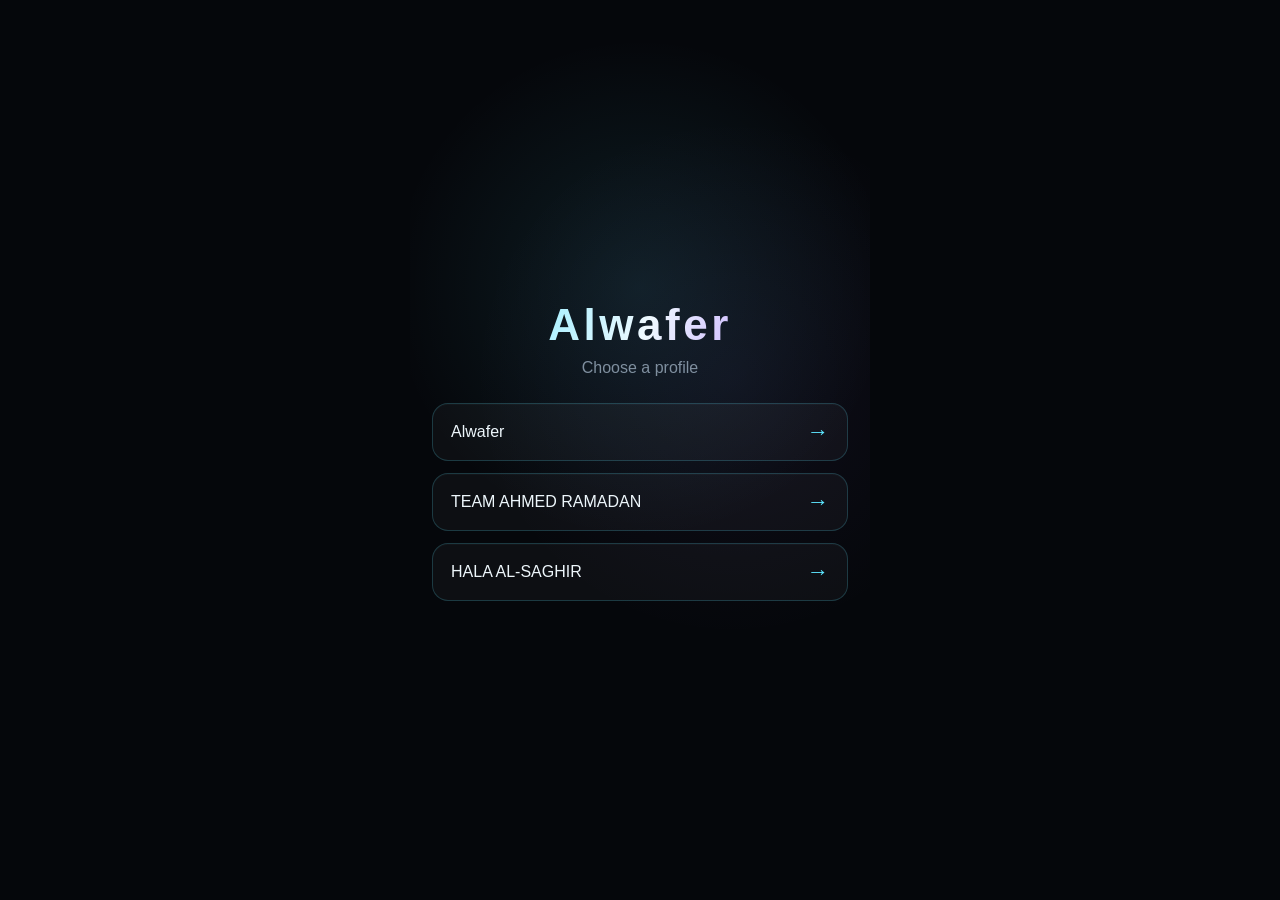
<file: index.html>
<!DOCTYPE html>
<html lang="en" dir="ltr">
<head>
  <meta charset="utf-8" />
  <meta name="viewport" content="width=device-width, initial-scale=1, viewport-fit=cover" />
  <meta name="theme-color" content="#05070b" />
  <meta name="color-scheme" content="dark" />
  <link rel="icon" href="/assets/alwefer-mark.svg" type="image/svg+xml"><title>Alwafer</title>
  <meta name="description" content="Official Alwafer public links, creator channels, and portfolio access." />
  <meta property="og:title" content="Alwafer" />
  <meta property="og:description" content="Official links, channels, and portfolio access." />
  <meta property="og:type" content="website" />
  <meta property="og:image" content="/assets/alwefer-mark.svg" />
  <link rel="stylesheet" href="/styles.css" />
</head>
<body>
  <div id="app"><noscript>Please enable JavaScript to view the ALWAFER dashboard.</noscript></div>
  <script src="/app.js" defer></script>
</body>
</html>
</file>
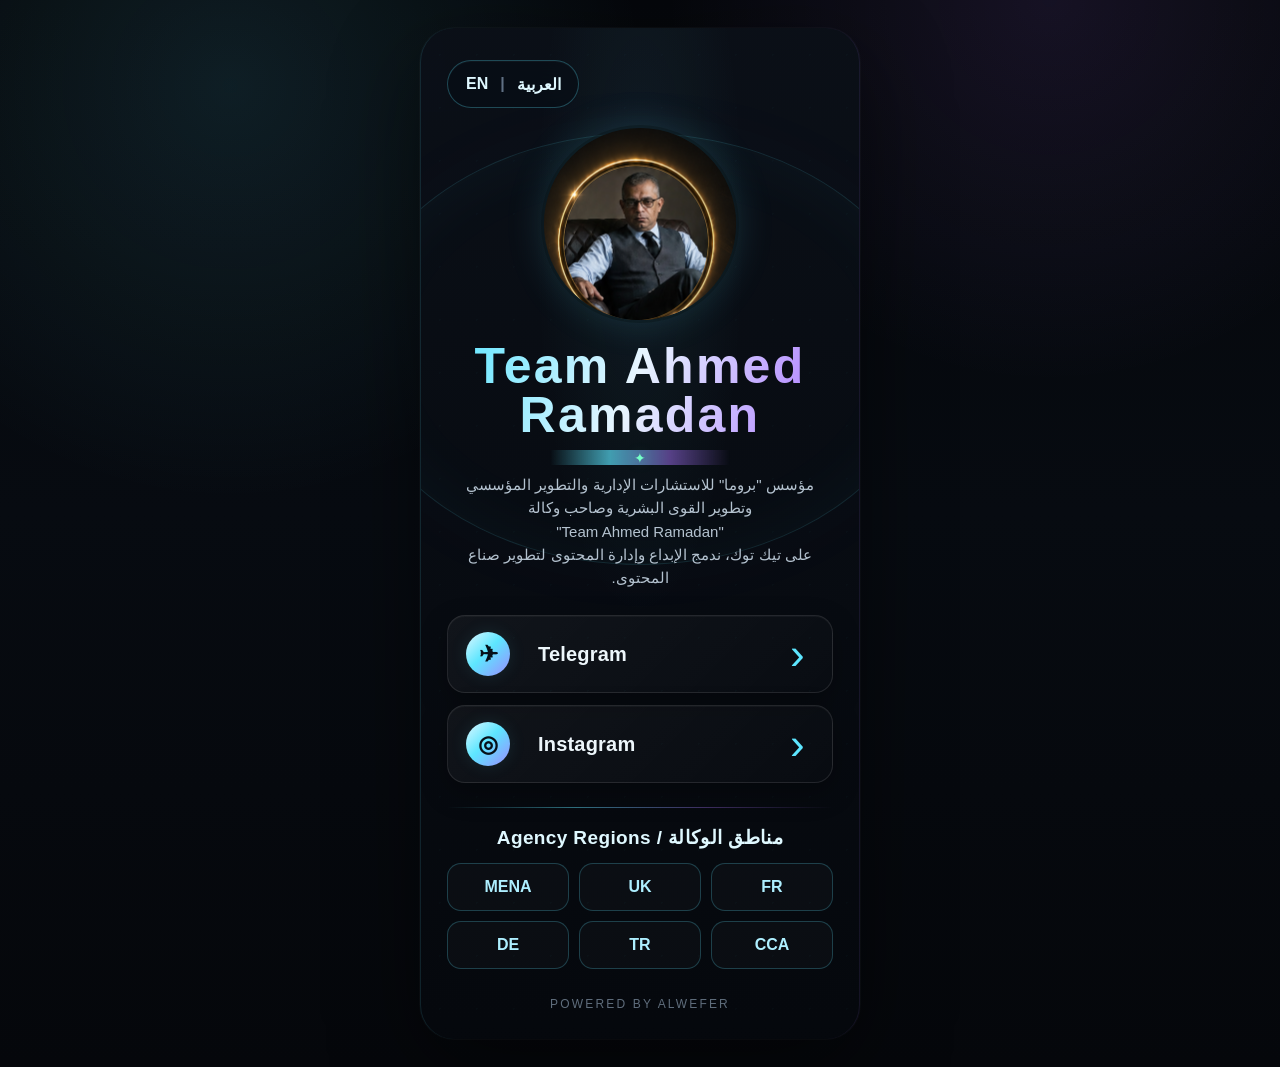
<file: ahmed/index.html>
<!DOCTYPE html>
<html lang="en" dir="ltr">
<head>
  <meta charset="utf-8" />
  <meta name="viewport" content="width=device-width, initial-scale=1, viewport-fit=cover" />
  <meta name="theme-color" content="#050506" />
  <meta name="color-scheme" content="dark" />
  <title>Team Ahmed Ramadan</title>
  <meta name="description" content="Official Team Ahmed Ramadan links, channels, and joining access." />
  <meta property="og:title" content="Team Ahmed Ramadan" />
  <meta property="og:type" content="website" />
  <meta property="og:image" content="/assets/page-ahmed.png" />
  <link rel="stylesheet" href="/styles.css" />
</head>
<body>
  <div id="app"><noscript>Team Ahmed Ramadan — official links.</noscript></div>
  <script src="/app.js" defer></script>
</body>
</html>
</file>
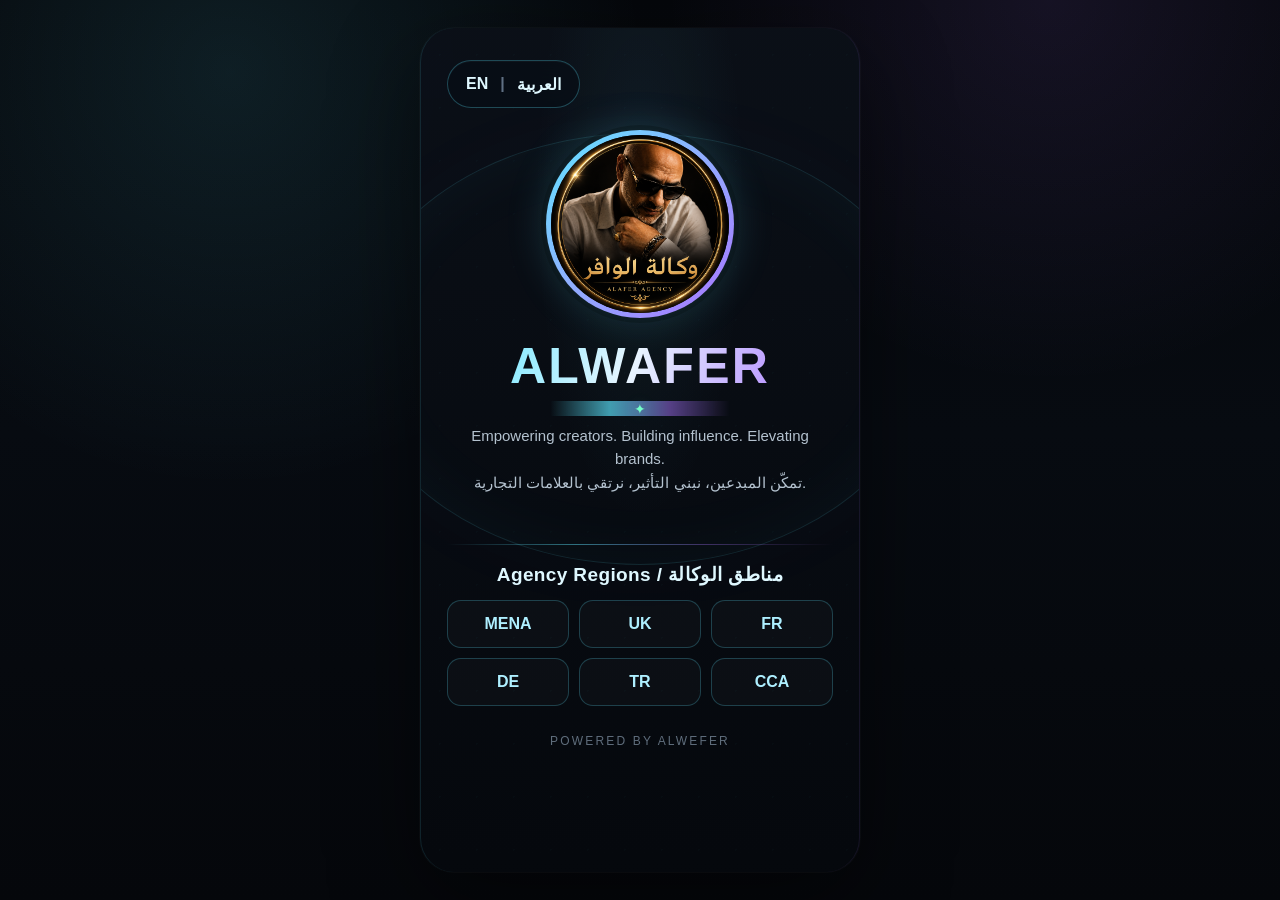
<file: alwafer/index.html>
<!DOCTYPE html>
<html lang="en" dir="ltr">
<head>
  <meta charset="utf-8" />
  <meta name="viewport" content="width=device-width, initial-scale=1, viewport-fit=cover" />
  <meta name="theme-color" content="#05070b" />
  <meta name="color-scheme" content="dark" />
  <title>ALWAFER</title>
  <meta name="description" content="Official ALWAFER Agency links, channels, and joining access." />
  <meta property="og:title" content="ALWAFER" />
  <meta property="og:type" content="website" />
  <meta property="og:image" content="/assets/page-alwafer.png" />
  <link rel="stylesheet" href="/styles.css" />
</head>
<body>
  <div id="app"><noscript>ALWAFER — official links.</noscript></div>
  <script src="/app.js" defer></script>
</body>
</html>
</file>
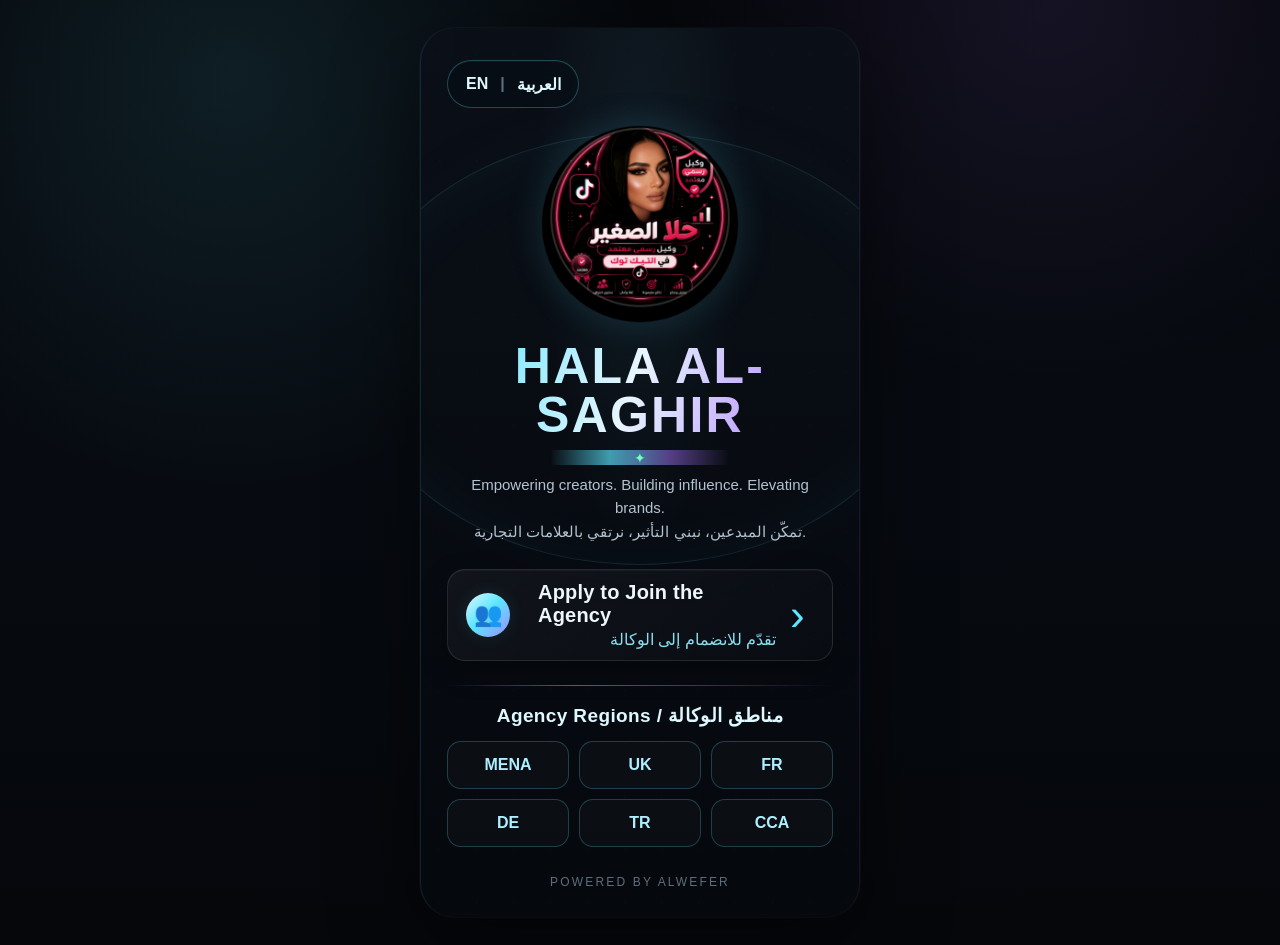
<file: hala/index.html>
<!DOCTYPE html>
<html lang="en" dir="ltr">
<head>
  <meta charset="utf-8" />
  <meta name="viewport" content="width=device-width, initial-scale=1, viewport-fit=cover" />
  <meta name="theme-color" content="#050506" />
  <meta name="color-scheme" content="dark" />
  <title>Hala Al-Saghir</title>
  <meta name="description" content="Official Hala Al-Saghir links, channels, and joining access." />
  <meta property="og:title" content="Hala Al-Saghir" />
  <meta property="og:type" content="website" />
  <meta property="og:image" content="/assets/page-hala.png" />
  <link rel="stylesheet" href="/styles.css" />
</head>
<body>
  <div id="app"><noscript>Hala Al-Saghir — official links.</noscript></div>
  <script src="/app.js" defer></script>
</body>
</html>
</file>
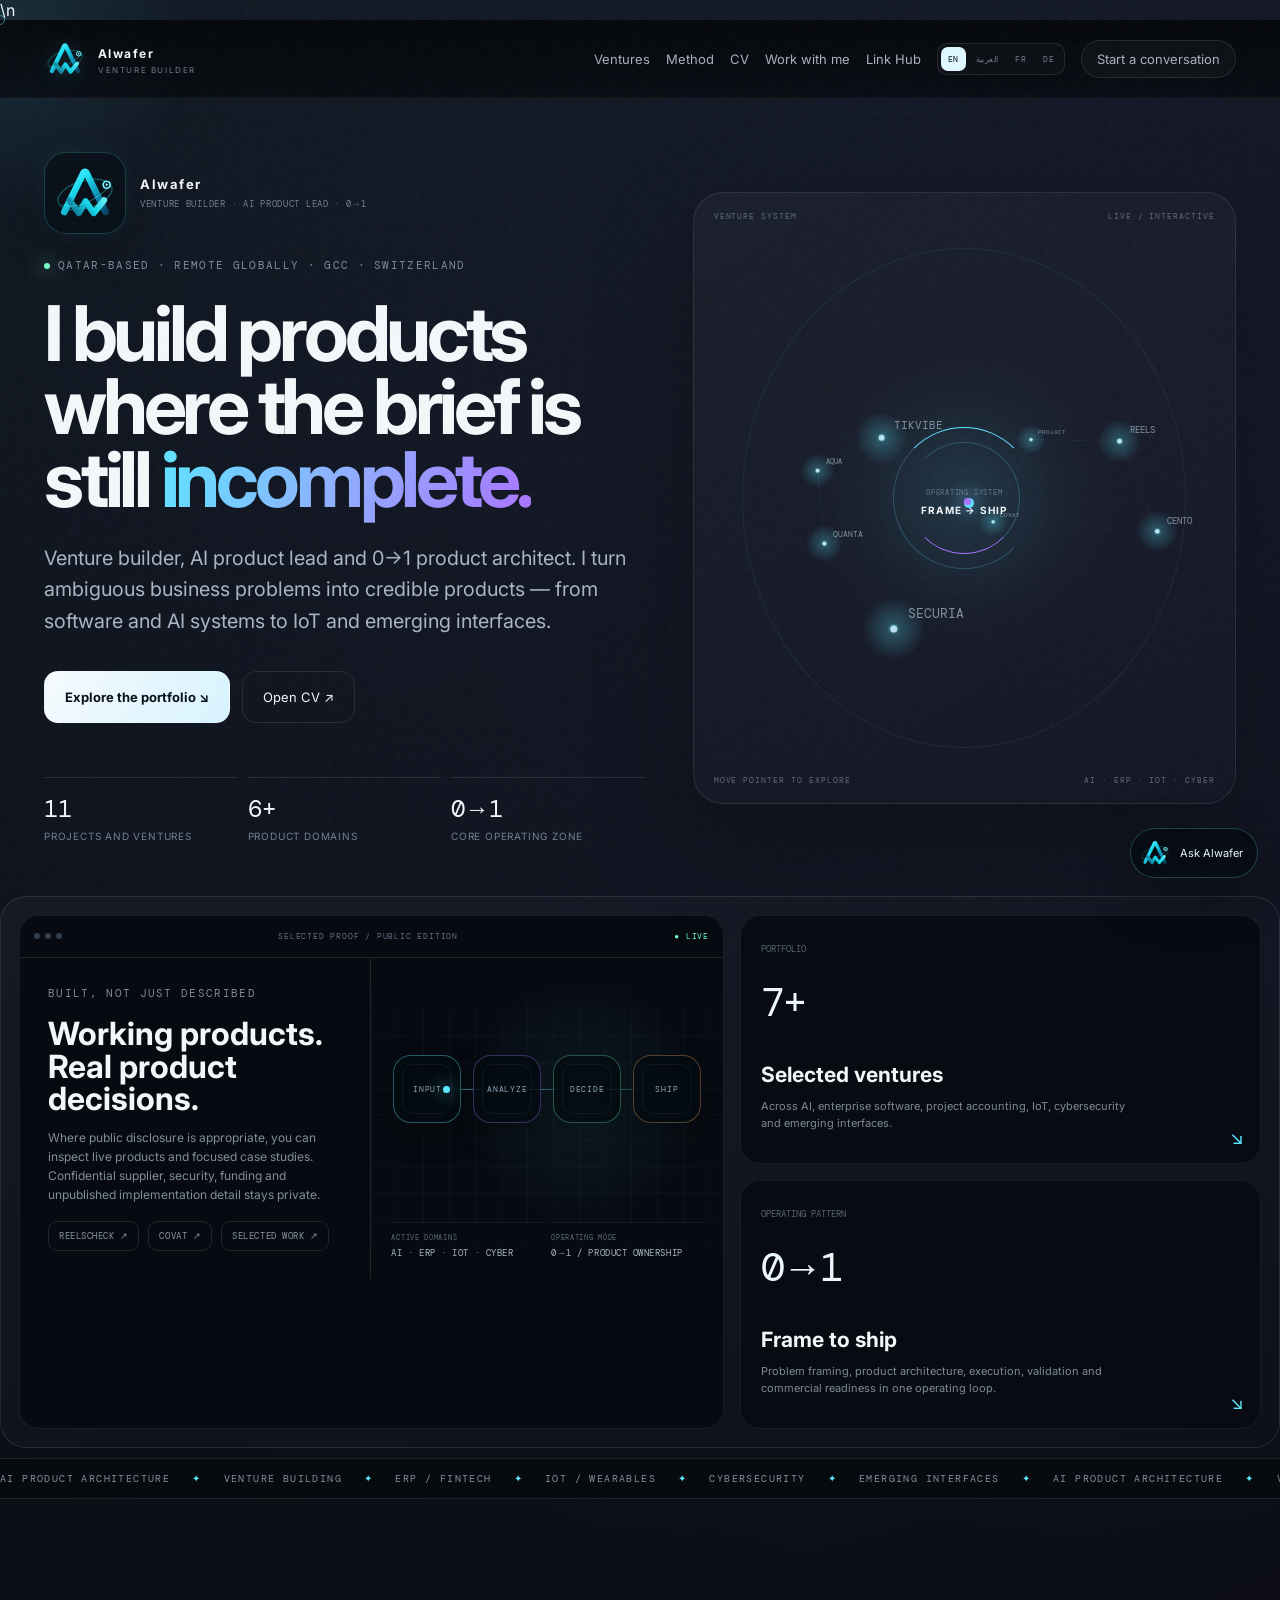
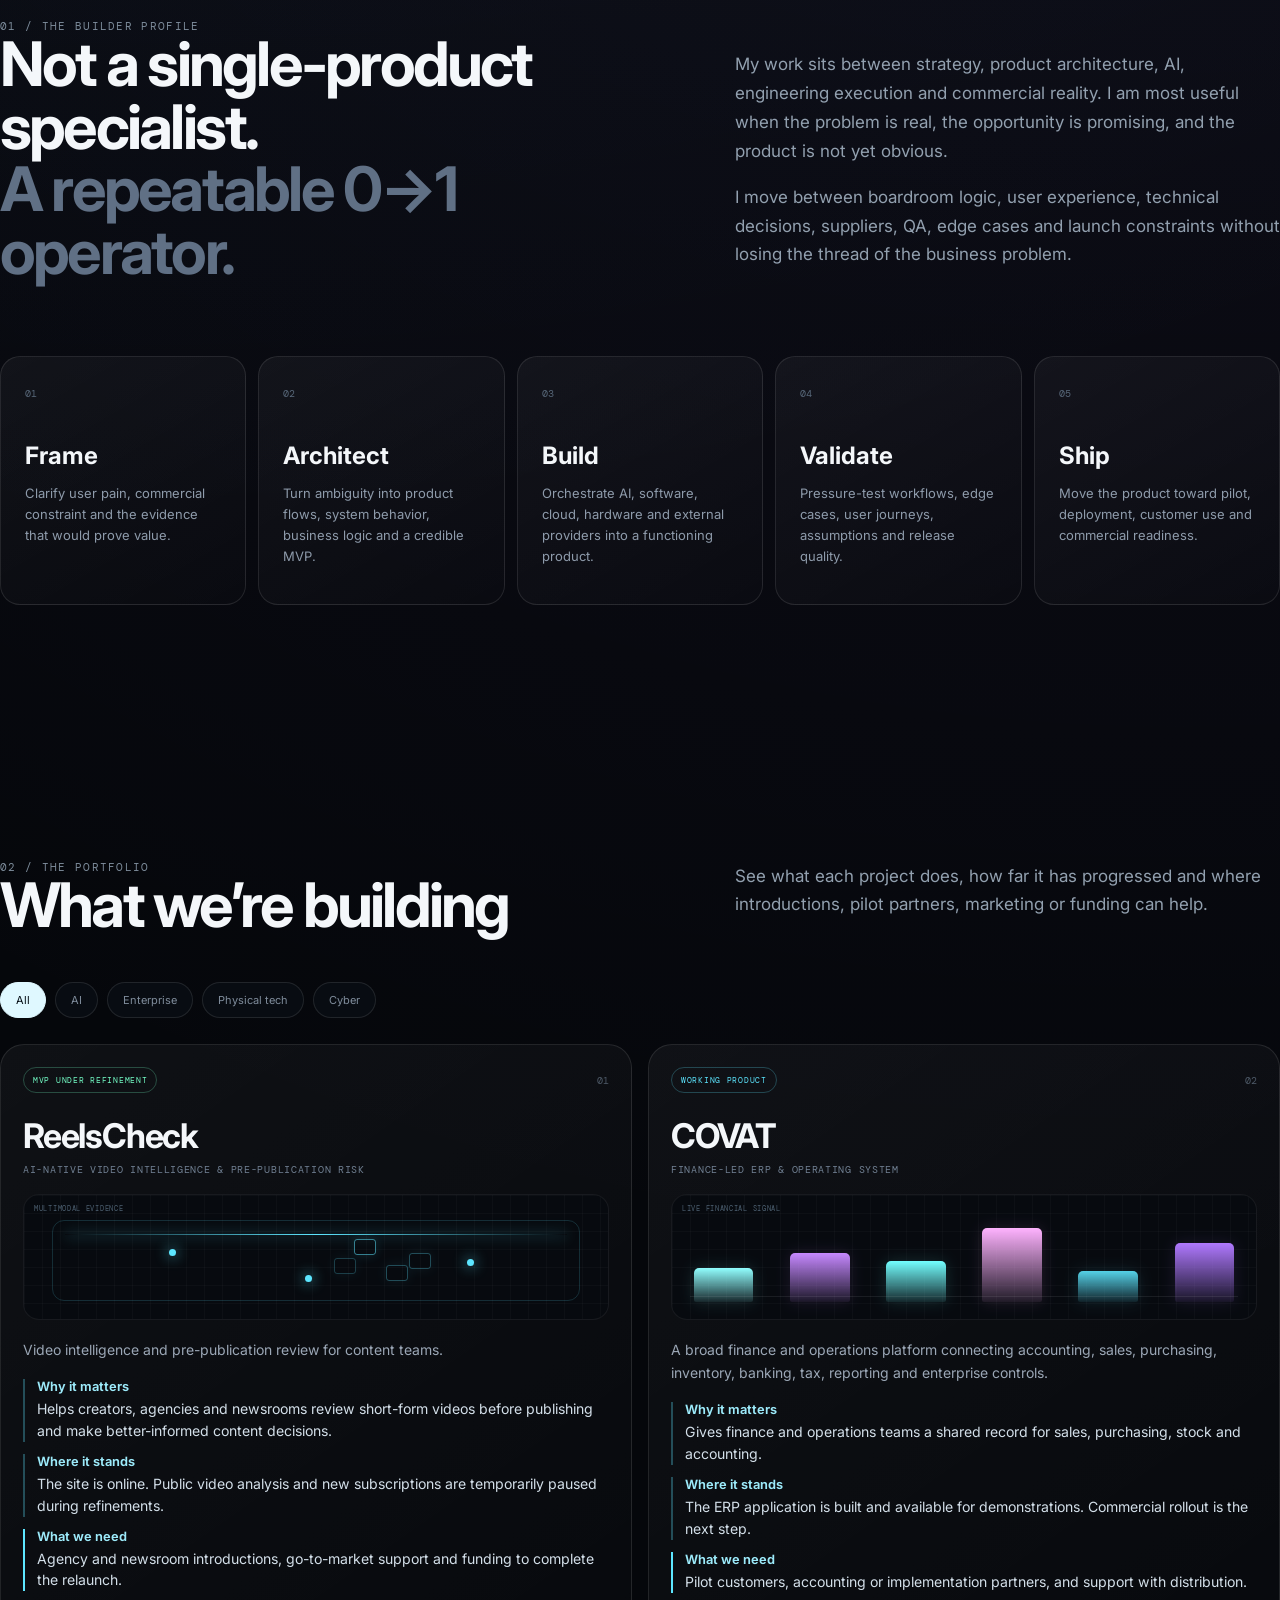
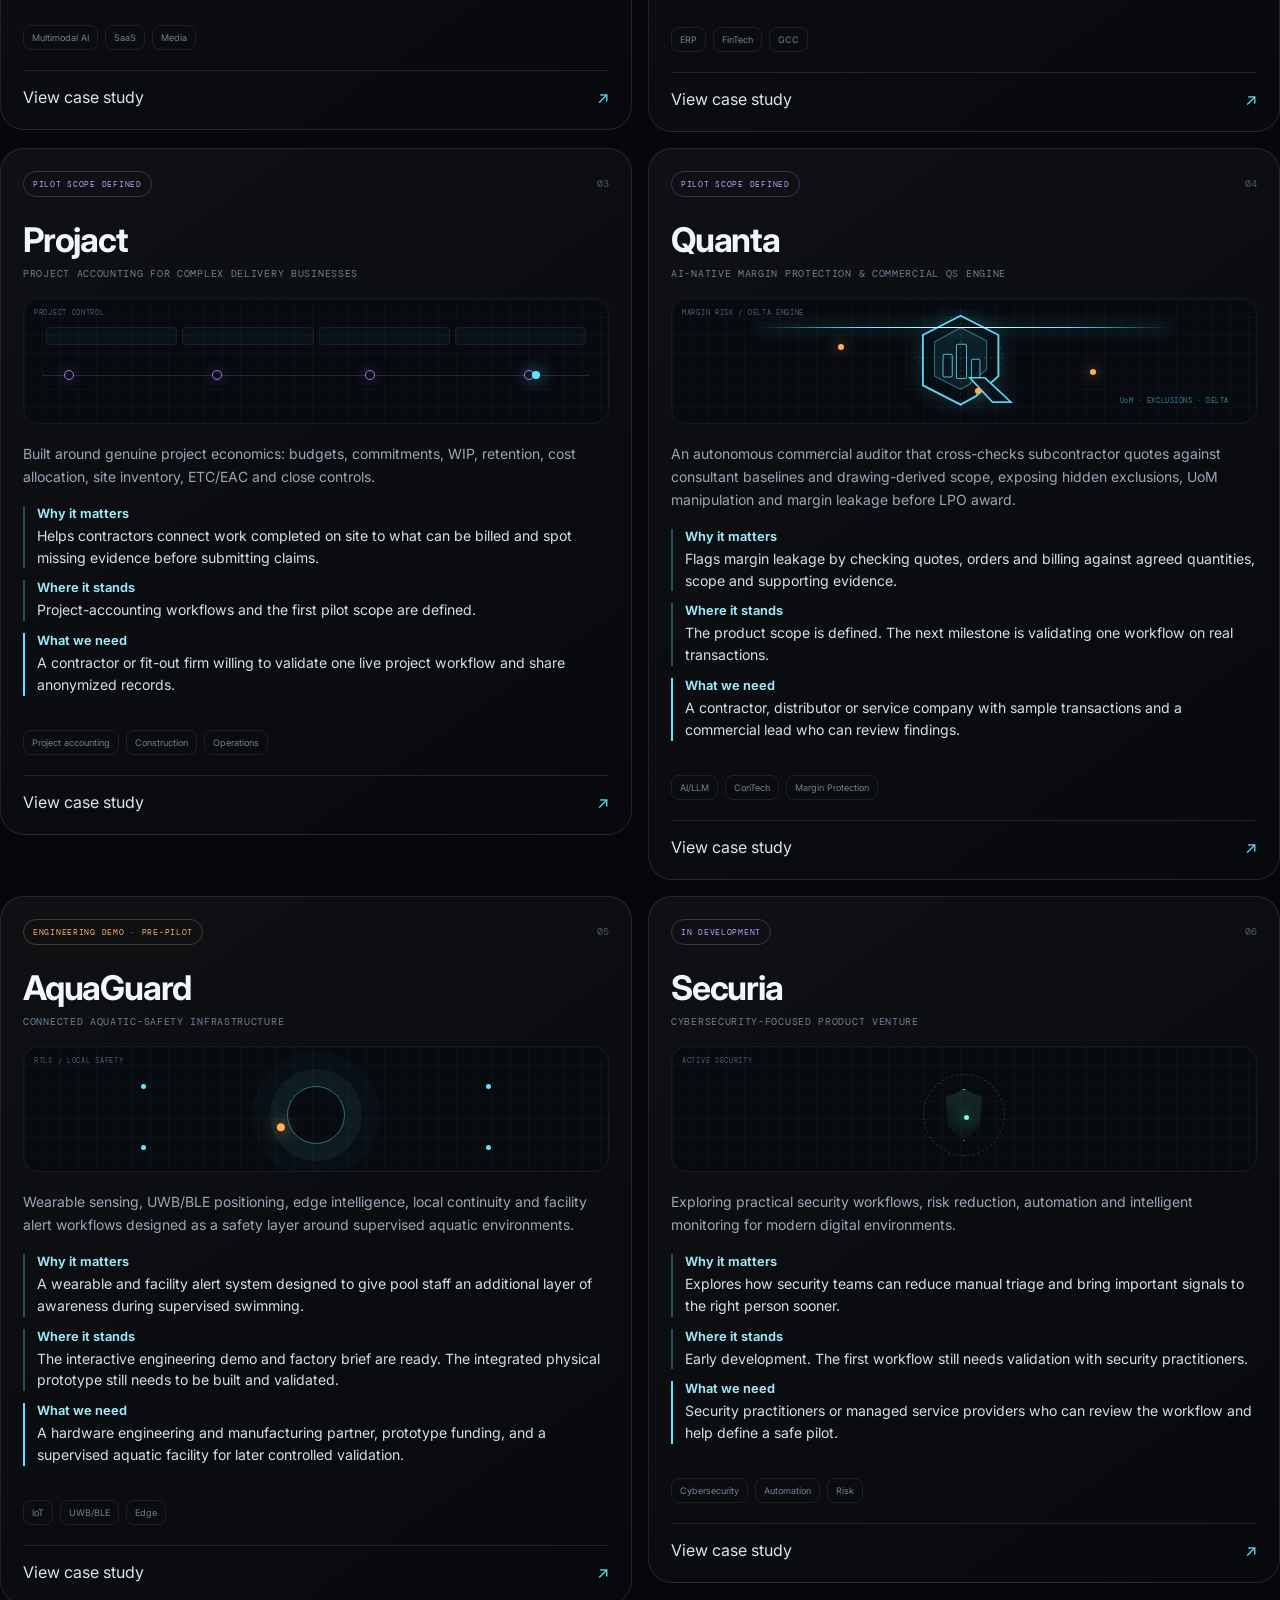
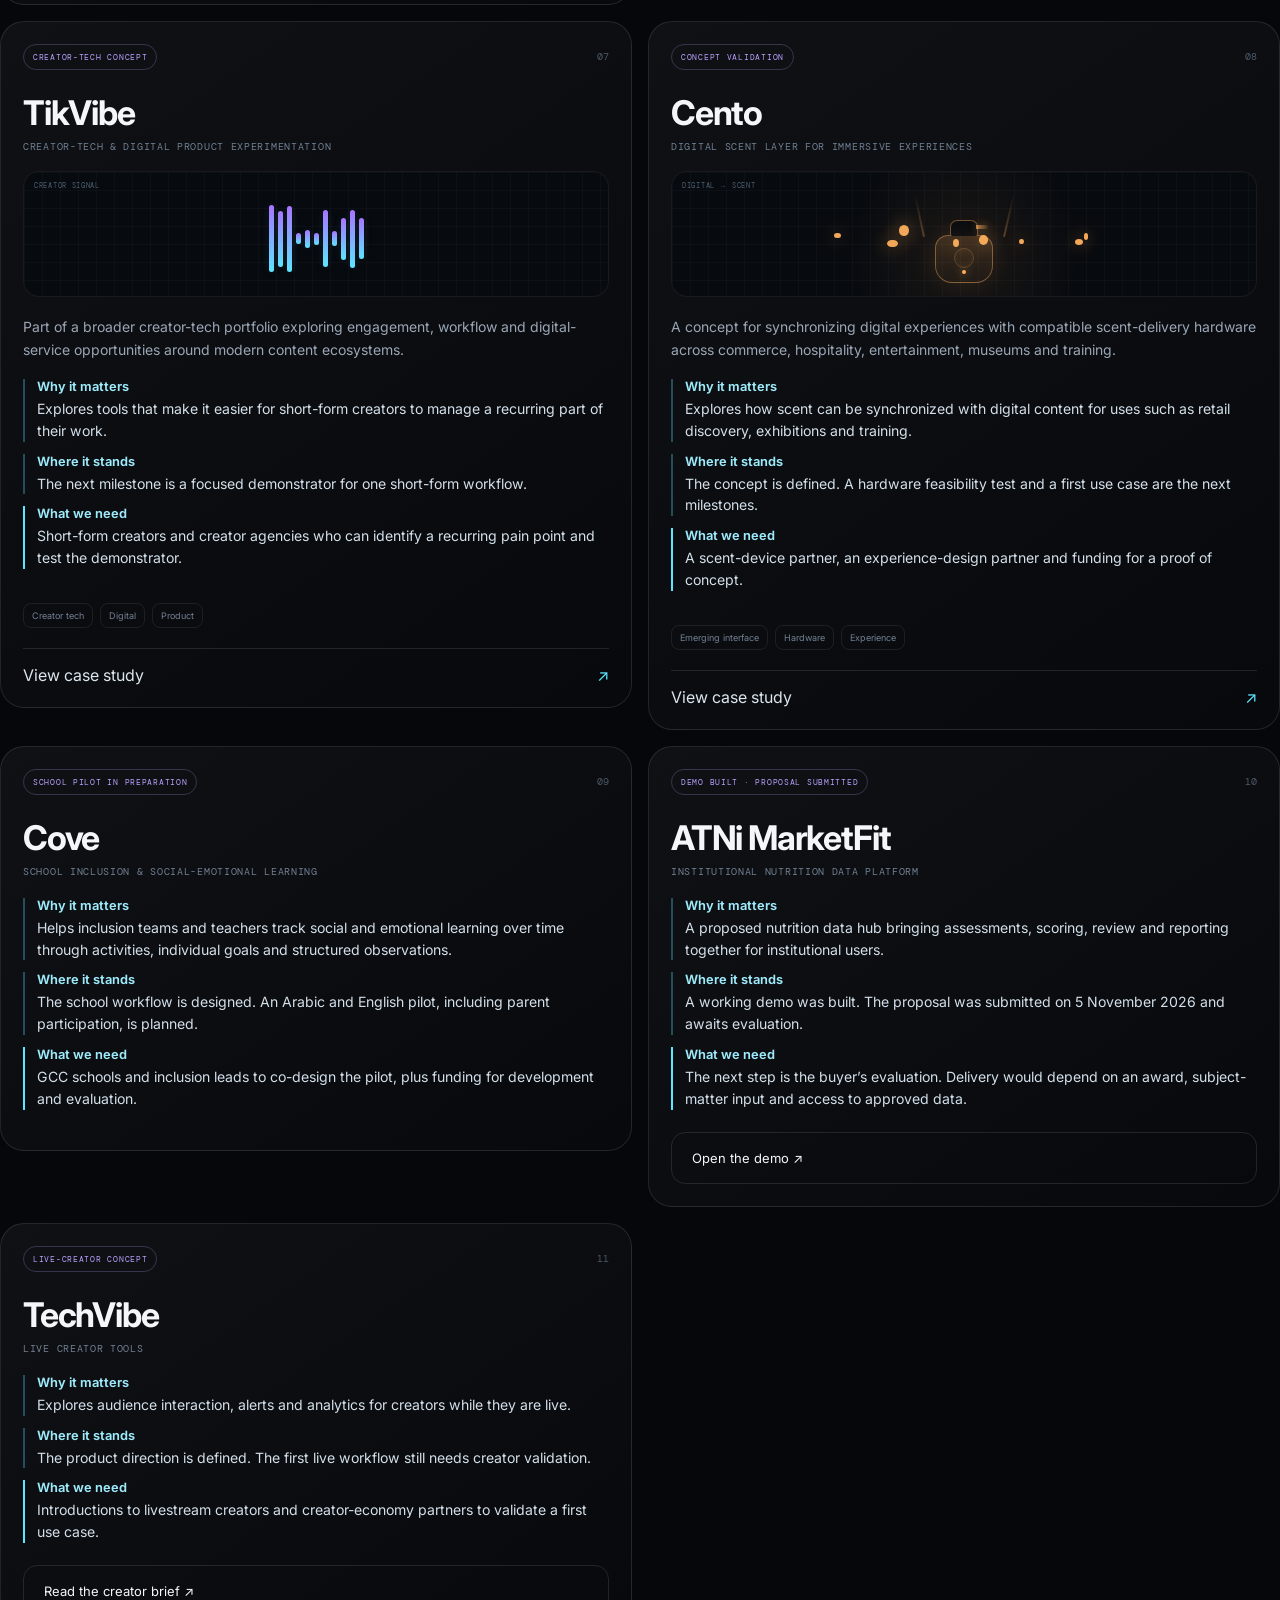
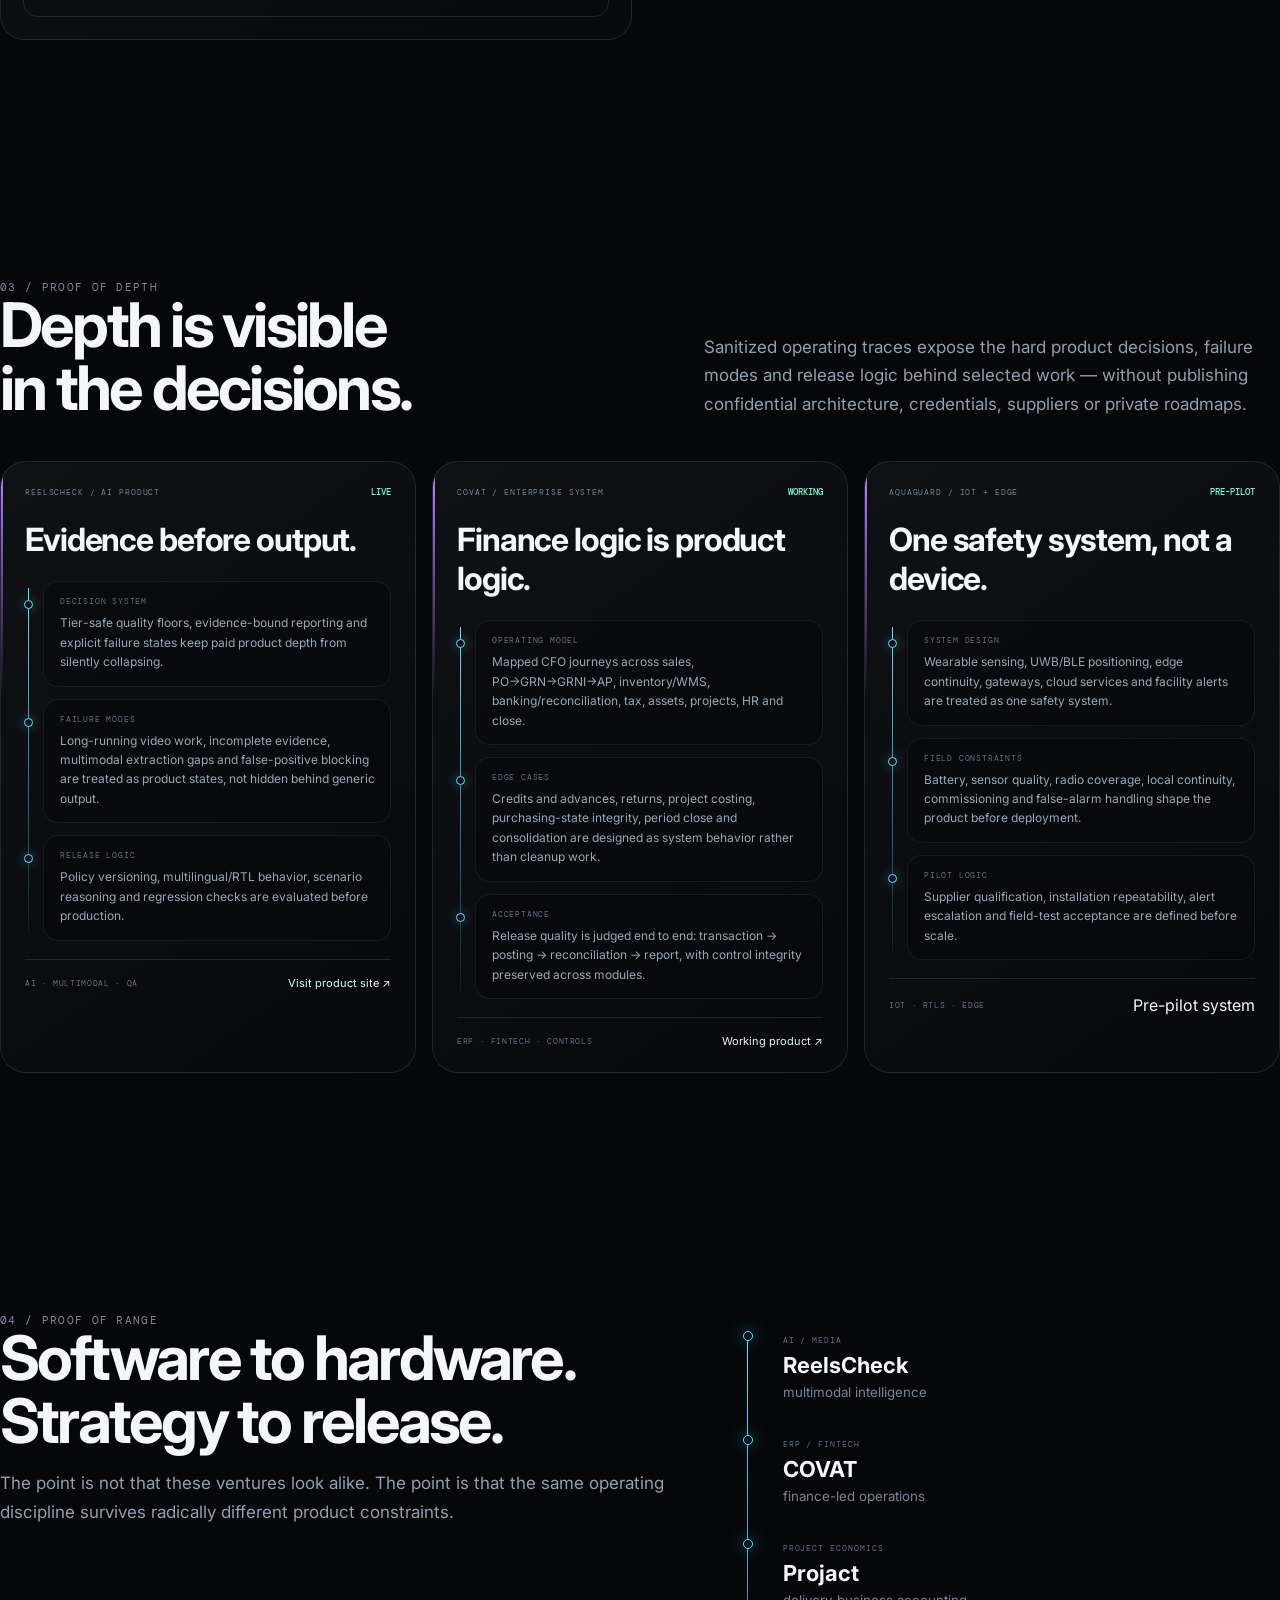
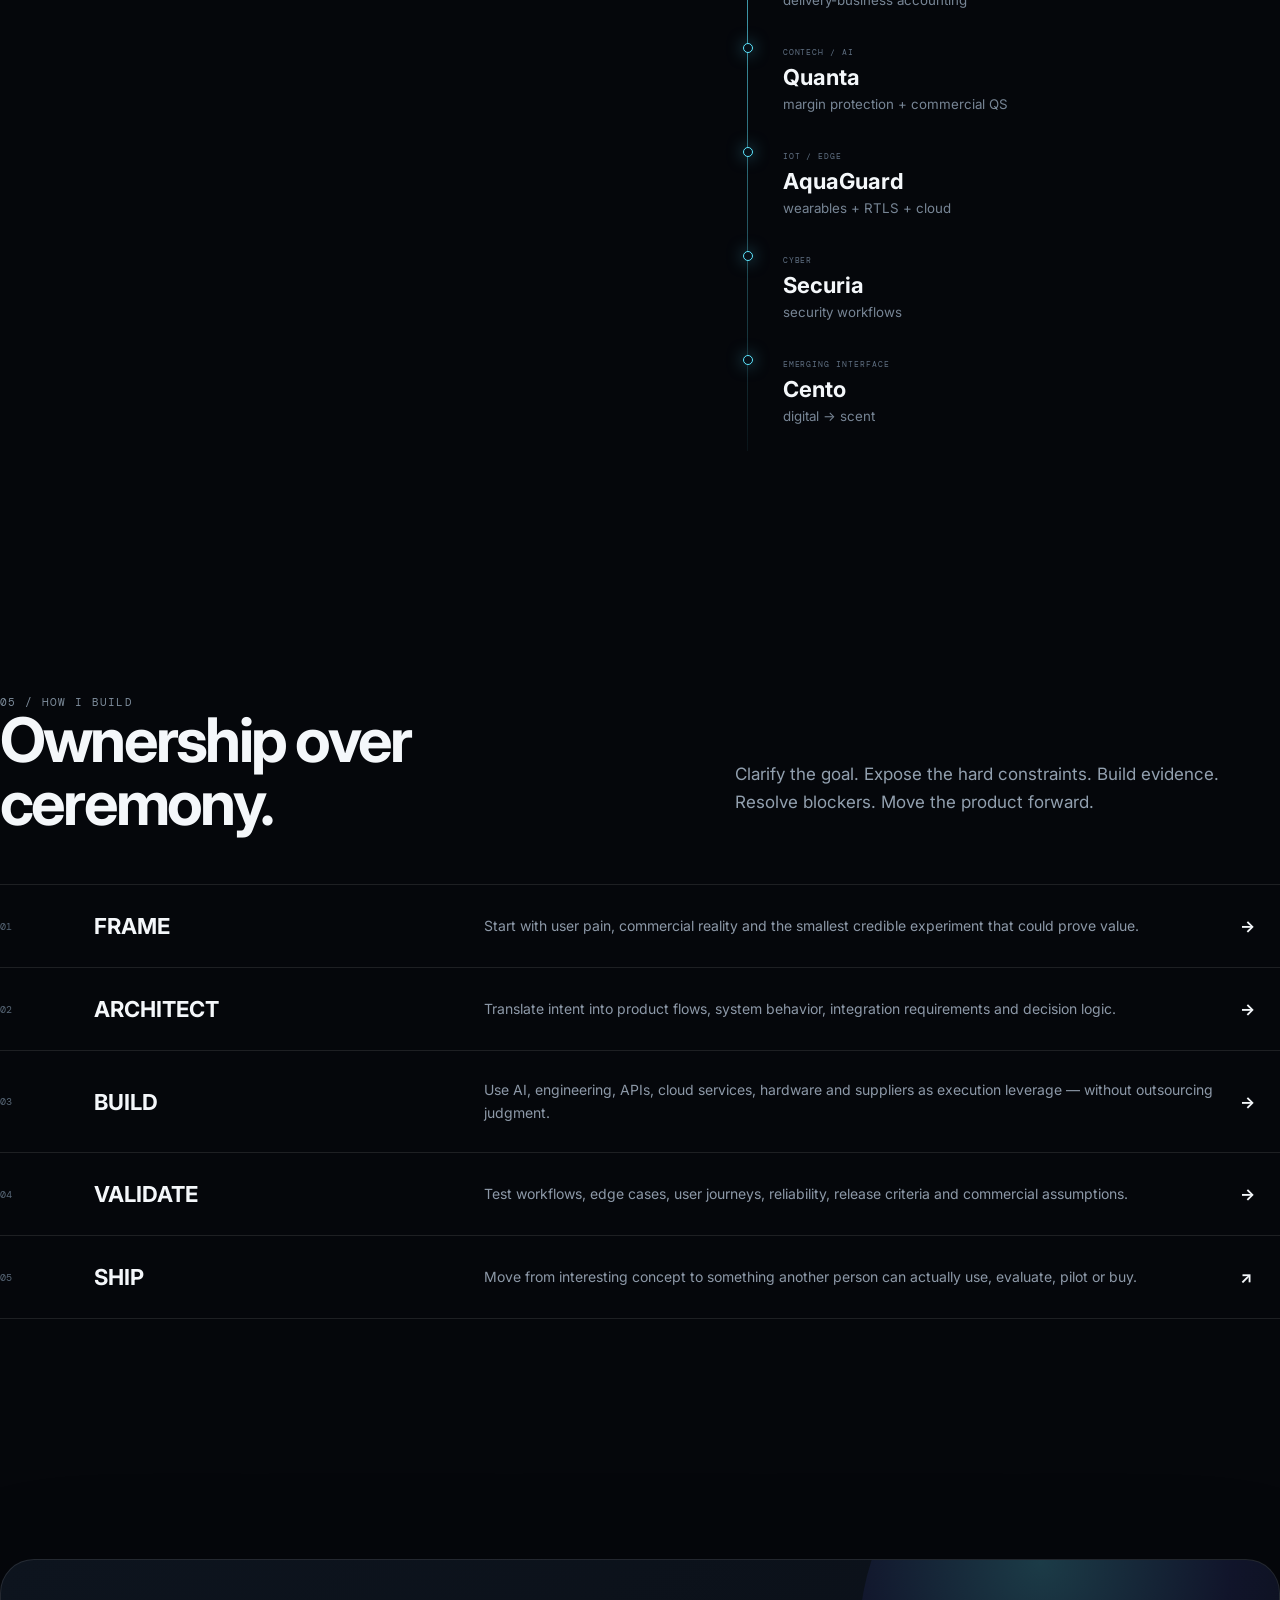
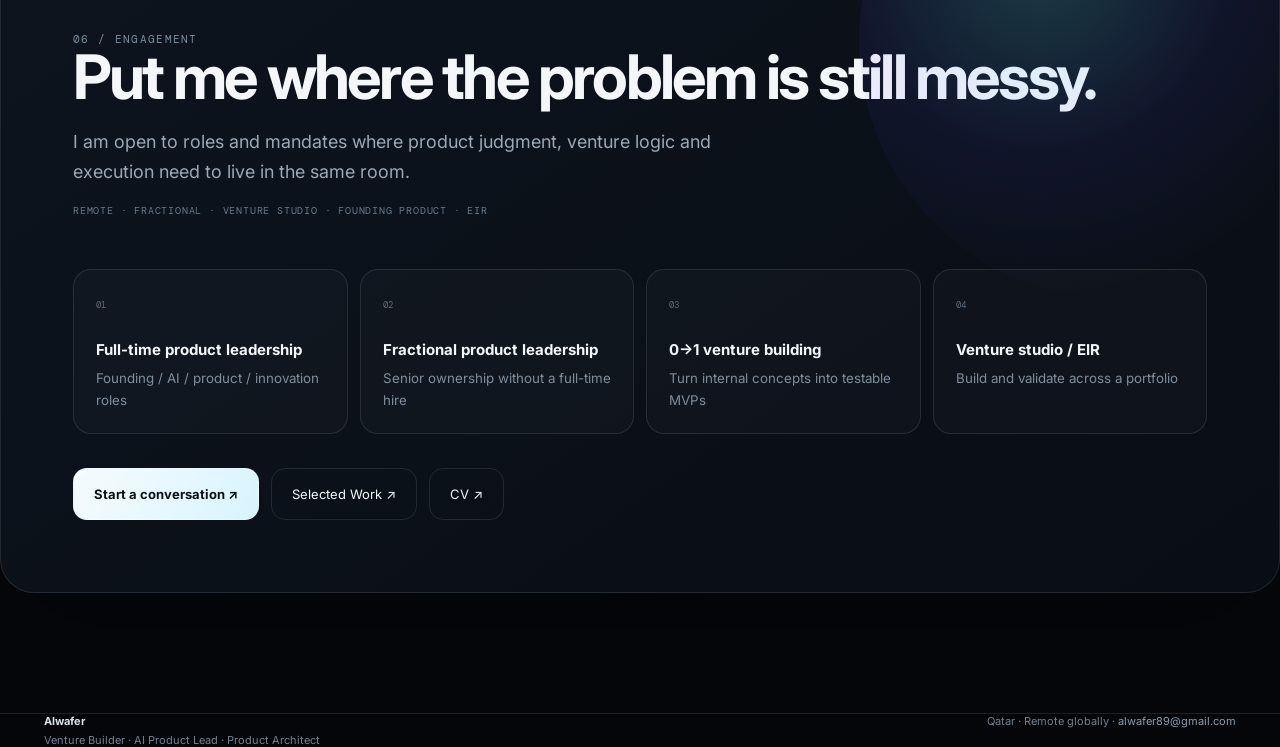
<file: portfolio/index.html>
<!doctype html>
<html lang="en">
<head>
<meta charset="utf-8">
<meta name="viewport" content="width=device-width,initial-scale=1,viewport-fit=cover">
<meta name="theme-color" content="#05070b">
<title>Alwafer — Venture Builder</title>
<link rel="icon" href="/assets/alwefer-mark.svg" type="image/svg+xml">\n<meta name="description" content="Alwafer builds 0→1 products across AI, SaaS, ERP, IoT, cybersecurity and emerging interfaces.">
<link rel="preconnect" href="https://fonts.googleapis.com">
<link rel="preconnect" href="https://fonts.gstatic.com" crossorigin>
<link href="https://fonts.googleapis.com/css2?family=DM+Mono:wght@400;500&family=Inter:wght@400;500;600;700;800&family=Noto+Sans+Arabic:wght@400;500;600;700;800&display=swap" rel="stylesheet">
<style>
:root{--bg:#05070b;--panel:#0b1018;--txt:#f4f7fa;--muted:#91a0af;--line:rgba(255,255,255,.10);--cyan:#5de6ff;--vio:#a974ff;--mint:#75ffc8;--orange:#ffb05d;--max:1440px}
*{box-sizing:border-box}html{scroll-behavior:smooth}body{margin:0;background:radial-gradient(circle at 12% -10%,rgba(93,230,255,.09),transparent 28%),radial-gradient(circle at 92% 4%,rgba(169,116,255,.08),transparent 25%),var(--bg);color:var(--txt);font-family:Inter,system-ui,sans-serif;overflow-x:hidden}a{color:inherit;text-decoration:none}button{font:inherit}.noise{position:fixed;inset:0;pointer-events:none;z-index:99;opacity:.03;background-image:url("data:image/svg+xml,%3Csvg viewBox='0 0 180 180' xmlns='http://www.w3.org/2000/svg'%3E%3Cfilter id='n'%3E%3CfeTurbulence type='fractalNoise' baseFrequency='.85' numOctaves='4' stitchTiles='stitch'/%3E%3C/filter%3E%3Crect width='100%25' height='100%25' filter='url(%23n)' opacity='.8'/%3E%3C/svg%3E")}.glow{position:fixed;width:420px;height:420px;border-radius:50%;pointer-events:none;z-index:-1;background:radial-gradient(circle,rgba(93,230,255,.10),transparent 68%);transform:translate(-50%,-50%)}.wrap{max-width:var(--max);margin:auto;padding:0 44px}.top{height:78px;display:flex;align-items:center;justify-content:space-between;position:sticky;top:0;z-index:50;background:linear-gradient(to bottom,rgba(5,7,11,.92),rgba(5,7,11,.66));backdrop-filter:blur(18px);border-bottom:1px solid rgba(255,255,255,.05)}.brand{display:flex;gap:12px;align-items:center}.mark{width:42px;height:42px;display:grid;place-items:center}.mark img{width:100%;height:100%;object-fit:contain;filter:drop-shadow(0 0 10px rgba(93,230,255,.18))}.brand strong{font-size:12px;letter-spacing:.12em}.brand small{display:block;color:#6f7d8c;font-size:8px;letter-spacing:.2em;margin-top:3px}.nav{display:flex;gap:28px;align-items:center;font-size:13px;color:#a8b3bf}.nav a:hover{color:white}.nav .cta{border:1px solid var(--line);padding:10px 15px;border-radius:99px;background:rgba(255,255,255,.03)}.hero{min-height:calc(92vh - 78px);display:grid;grid-template-columns:1.05fr .95fr;gap:48px;align-items:center;padding-top:54px;padding-bottom:42px}.eyebrow,.kicker{font:11px "DM Mono";letter-spacing:.12em;color:#7d8c9b;text-transform:uppercase}.dot{display:inline-block;width:6px;height:6px;border-radius:50%;background:var(--mint);box-shadow:0 0 18px var(--mint);margin-right:8px}.hero h1{font-size:clamp(58px,6vw,98px);line-height:.95;letter-spacing:-.055em;margin:26px 0}.grad{background:linear-gradient(110deg,var(--cyan),#8fb0ff 48%,var(--vio));-webkit-background-clip:text;color:transparent}.lede{font-size:clamp(18px,1.55vw,24px);line-height:1.58;color:#aab6c5;max-width:760px}.hero-id{display:flex;align-items:center;gap:14px;margin-bottom:24px}.hero-id img{width:82px;height:82px;object-fit:contain;padding:7px;border-radius:22px;border:1px solid rgba(93,230,255,.20);background:rgba(5,12,18,.58);box-shadow:0 16px 40px rgba(0,0,0,.28),0 0 22px rgba(93,230,255,.08)}.hero-id strong{display:block;font-size:13px;letter-spacing:.12em}.hero-id span{display:block;margin-top:6px;font:9px "DM Mono";letter-spacing:.08em;color:#708091}.actions{display:flex;gap:12px;margin-top:34px}.btn{height:52px;display:inline-flex;align-items:center;gap:26px;padding:0 20px;border-radius:14px;border:1px solid var(--line);font-size:13px;transition:.25s}.btn.primary{background:linear-gradient(120deg,#f6fbff,#d8f4ff);color:#081018;font-weight:700}.btn:hover{transform:translateY(-2px);border-color:rgba(93,230,255,.55)}.metrics{display:grid;grid-template-columns:repeat(3,1fr);gap:10px;margin-top:54px;max-width:650px}.metrics div{border-top:1px solid var(--line);padding-top:15px}.metrics strong{font:24px "DM Mono";display:block}.metrics span{font-size:10px;color:#718092;text-transform:uppercase;letter-spacing:.08em}.visual{height:min(68vh,690px);min-height:520px;border:1px solid rgba(255,255,255,.09);border-radius:30px;position:relative;overflow:hidden;background:radial-gradient(circle at 50% 50%,rgba(93,230,255,.06),transparent 38%),linear-gradient(145deg,rgba(255,255,255,.03),rgba(255,255,255,.01));box-shadow:0 30px 100px rgba(0,0,0,.25)}#cv{width:100%;height:100%}.core{position:absolute;left:50%;top:50%;width:142px;height:142px;transform:translate(-50%,-50%);display:grid;place-items:center}.ring{position:absolute;inset:0;border-radius:50%;border:1px solid rgba(93,230,255,.24)}.ring.a{animation:spin 13s linear infinite;border-top-color:var(--cyan);border-right-color:transparent}.ring.b{inset:15px;animation:spin 9s linear infinite reverse;border-bottom-color:var(--vio);border-left-color:transparent}.core small{font:7px "DM Mono";color:#67798c;letter-spacing:.11em}.core strong{font-size:10px;display:block;margin-top:5px;letter-spacing:.12em}.hud{position:absolute;left:20px;right:20px;display:flex;justify-content:space-between;font:8px "DM Mono";letter-spacing:.12em;color:#5f6c7b}.hud.t{top:18px}.hud.b{bottom:18px}@keyframes spin{to{transform:rotate(360deg)}}.strip{border-block:1px solid var(--line);overflow:hidden;background:#070a0f;padding:13px 0}.track{width:max-content;display:flex;gap:22px;align-items:center;animation:mar 35s linear infinite;font:10px "DM Mono";letter-spacing:.14em;color:#8391a0}.track i{color:var(--cyan);font-style:normal}@keyframes mar{to{transform:translateX(-50%)}}section.block{padding:120px 0}.intro,.head,.range{display:grid;grid-template-columns:1.1fr .9fr;gap:68px}.intro h2,.head h2,.range h2,.engage h2{font-size:clamp(40px,4.8vw,72px);line-height:1.02;letter-spacing:-.045em;margin:0}.intro h2 span{color:#607085}.copy,.head>p,.range p{font-size:17px;line-height:1.7;color:#92a0af}.process{display:grid;grid-template-columns:repeat(5,1fr);gap:12px;margin-top:70px}.p{padding:24px;border:1px solid var(--line);border-radius:20px;background:linear-gradient(150deg,rgba(255,255,255,.045),rgba(255,255,255,.012));min-height:205px;position:relative;overflow:hidden;transform-style:preserve-3d}.p span{font:10px "DM Mono";color:#58687a}.p h3{font-size:24px;margin:40px 0 10px}.p p{font-size:13px;line-height:1.6;color:#8e9bab}.head{align-items:end}.filters{display:flex;gap:9px;flex-wrap:wrap;margin:46px 0 26px}.filter{border:1px solid var(--line);background:#080c12;color:#7f8c9b;border-radius:99px;padding:10px 15px;font-size:11px;cursor:pointer}.filter.active,.filter:hover{color:#071017;background:#dff8ff;border-color:#dff8ff}.grid{display:grid;grid-template-columns:repeat(12,1fr);gap:16px;align-items:start}.card,.card.featured{grid-column:span 6;min-height:0;align-self:start;border:1px solid var(--line);border-radius:24px;padding:22px;position:relative;overflow:hidden;background:linear-gradient(145deg,rgba(255,255,255,.045),rgba(255,255,255,.012));transform-style:preserve-3d;transition:.3s;display:flex;flex-direction:column}.card:last-child{grid-column:4/span 6}.card.hidden{display:none}.topline{display:flex;justify-content:space-between;align-items:center}.status{font:8px "DM Mono";letter-spacing:.09em;padding:7px 9px;border:1px solid;border-radius:99px}.live{color:var(--mint);border-color:rgba(117,255,200,.25)}.working{color:var(--cyan);border-color:rgba(93,230,255,.25)}.pilot{color:var(--orange);border-color:rgba(255,176,93,.25)}.build{color:#bba2ff;border-color:rgba(187,162,255,.24)}.idx{font:10px "DM Mono";color:#4e5a68}.card h3{font-size:34px;margin:22px 0 7px;letter-spacing:-.035em}.type{font:10px "DM Mono";text-transform:uppercase;letter-spacing:.07em;color:#718093;margin:0 0 2px}.desc{color:#9ba7b6;line-height:1.65;font-size:14px;margin:0}.tags{display:flex;gap:7px;flex-wrap:wrap;margin-top:16px}.tags span{font-size:9px;color:#738295;border:1px solid rgba(255,255,255,.08);padding:6px 8px;border-radius:8px}.more{position:static;width:100%;margin-top:20px;border:0;border-top:1px solid var(--line);padding:16px 0 0;background:none;color:#dce6ee;display:flex;justify-content:space-between;cursor:pointer}.more span{color:var(--cyan)}.range{align-items:start}.rail{position:relative;padding-left:48px}.rail:before{content:"";position:absolute;left:12px;top:4px;bottom:4px;width:1px;background:linear-gradient(var(--cyan),rgba(93,230,255,.06))}.ri{position:relative;padding-bottom:30px}.ri:before{content:"";position:absolute;left:-40px;top:4px;width:8px;height:8px;border-radius:50%;background:#071018;border:1px solid var(--cyan);box-shadow:0 0 16px rgba(93,230,255,.5)}.ri span{font:8px "DM Mono";color:#607083;letter-spacing:.12em}.ri strong{display:block;font-size:22px;margin:5px 0 3px}.ri small{color:#778595}.method{border-top:1px solid var(--line);margin-top:50px}.mr{display:grid;grid-template-columns:70px 1fr 2fr 40px;gap:24px;align-items:center;border-bottom:1px solid var(--line);padding:28px 0;transition:.25s}.mr:hover{padding-left:14px;background:linear-gradient(90deg,rgba(93,230,255,.035),transparent)}.mr span{font:10px "DM Mono";color:#586777}.mr h3{font-size:22px;margin:0}.mr p{margin:0;color:#8d99a8;font-size:14px;line-height:1.6}.panel{border:1px solid var(--line);border-radius:34px;padding:72px;position:relative;overflow:hidden;background:linear-gradient(145deg,#0d141e,#090d14);box-shadow:0 40px 120px rgba(0,0,0,.28)}.orb{position:absolute;width:520px;height:520px;right:-100px;top:-180px;border-radius:50%;background:radial-gradient(circle at 35% 35%,rgba(93,230,255,.2),rgba(85,70,255,.08) 40%,transparent 70%);animation:float 7s ease-in-out infinite alternate}@keyframes float{to{transform:translate(-24px,28px) scale(1.06)}}.engage p{font-size:18px;line-height:1.65;color:#9ba8b7;max-width:720px}.modes{display:grid;grid-template-columns:repeat(4,1fr);gap:12px;margin-top:52px;position:relative}.modes div{border:1px solid var(--line);padding:22px;border-radius:18px;background:rgba(255,255,255,.025)}.modes span{font:9px "DM Mono";color:#5c6a79}.modes strong{display:block;font-size:15px;margin:28px 0 8px}.modes small{color:#7f8d9c;line-height:1.5}.reveal{opacity:0;transform:translateY(22px);transition:.75s}.reveal.on{opacity:1;transform:none}footer{border-top:1px solid var(--line);padding:30px 0 46px;color:#758291;font-size:11px;display:flex;justify-content:space-between;gap:20px}footer strong{color:#dce6ee;display:block;margin-bottom:5px}.modal{position:fixed;inset:0;background:rgba(2,4,7,.82);z-index:80;display:none;place-items:center;padding:20px;backdrop-filter:blur(12px)}.modal.open{display:grid}.box{width:min(960px,100%);max-height:91vh;overflow:auto;border:1px solid rgba(255,255,255,.14);border-radius:28px;background:#080c12;padding:28px 34px 34px;position:relative;scrollbar-width:thin;scrollbar-color:rgba(93,230,255,.25) transparent}.box::-webkit-scrollbar{width:6px}.box::-webkit-scrollbar-thumb{background:rgba(93,230,255,.22);border-radius:99px}.modal-nav{display:flex;align-items:center;justify-content:space-between;margin-bottom:22px}.close{position:static;width:38px;height:38px;border-radius:50%;border:1px solid var(--line);background:none;color:white;font-size:21px;cursor:pointer}.case-back{position:static;display:inline-flex;align-items:center;gap:8px;border:1px solid var(--line);background:rgba(255,255,255,.03);color:#dce6ee;border-radius:10px;padding:9px 12px;cursor:pointer;font-size:11px;white-space:nowrap}.case-back:hover{border-color:rgba(93,230,255,.45);color:white}.box h2{font-size:52px;letter-spacing:-.045em;margin:12px 0 4px}.box .sub{color:#7d8a99}.casegrid{display:grid;grid-template-columns:1fr 1fr;gap:12px;margin-top:24px}.casegrid section{border:1px solid var(--line);border-radius:18px;padding:20px}.casegrid span{font:8px "DM Mono";color:#647385;letter-spacing:.1em}.casegrid p{color:#9ba8b6;line-height:1.6;font-size:14px}
.depthhead{display:grid;grid-template-columns:1.05fr .95fr;gap:68px;align-items:end;margin-bottom:42px}
.depthhead h2{font-size:clamp(40px,4.8vw,72px);line-height:1.02;letter-spacing:-.045em;margin:0}
.depthhead p{font-size:17px;line-height:1.7;color:#92a0af;margin:0}
.depthgrid{display:grid;grid-template-columns:repeat(12,1fr);gap:16px}
.depthcase{grid-column:span 4;border:1px solid var(--line);border-radius:26px;padding:24px;background:linear-gradient(145deg,rgba(255,255,255,.045),rgba(255,255,255,.012));position:relative;overflow:hidden;min-height:520px;transition:.3s;transform-style:preserve-3d}
.depthcase:hover{transform:translateY(-4px);border-color:rgba(93,230,255,.28);box-shadow:0 28px 70px rgba(0,0,0,.24)}
.depthcase:before{content:"";position:absolute;left:0;top:0;width:2px;height:100%;background:linear-gradient(180deg,transparent,var(--cyan),var(--vio),transparent);transform:translateY(-62%);animation:depthScan 5.8s ease-in-out infinite}
.depthcase:nth-child(2):before{animation-delay:1.1s}.depthcase:nth-child(3):before{animation-delay:2.2s}
@keyframes depthScan{0%,100%{transform:translateY(-62%);opacity:.18}50%{transform:translateY(62%);opacity:.8}}
.depthtop{display:flex;justify-content:space-between;gap:12px;align-items:center;margin-bottom:22px}
.depthtop span{font:8px "DM Mono";letter-spacing:.11em;color:#748495}.depthtop b{font:9px "DM Mono";font-weight:500;color:var(--mint)}
.depthcase h3{font-size:32px;letter-spacing:-.035em;margin:0 0 22px}
.depthtrace{display:grid;gap:12px;position:relative;padding-left:18px}
.depthtrace:before{content:"";position:absolute;left:3px;top:7px;bottom:7px;width:1px;background:linear-gradient(var(--cyan),rgba(93,230,255,.06))}
.depthstep{position:relative;border:1px solid rgba(255,255,255,.07);border-radius:15px;padding:14px 14px 14px 16px;background:rgba(4,8,13,.55)}
.depthstep:before{content:"";position:absolute;left:-20px;top:18px;width:7px;height:7px;border-radius:50%;background:#071018;border:1px solid var(--cyan);box-shadow:0 0 13px rgba(93,230,255,.42)}
.depthstep span{display:block;font:8px "DM Mono";letter-spacing:.1em;color:#617184;margin-bottom:7px}
.depthstep p{margin:0;color:#9aa8b6;font-size:12px;line-height:1.62}
.depthfoot{display:flex;justify-content:space-between;align-items:center;gap:12px;margin-top:18px;padding-top:16px;border-top:1px solid var(--line)}
.depthfoot small{font:8px "DM Mono";letter-spacing:.08em;color:#617184}.depthfoot a{font-size:11px;color:#dff8ff}.depthfoot a:hover{color:var(--cyan)}
.casegrid .depth-extra{background:linear-gradient(145deg,rgba(93,230,255,.035),rgba(169,116,255,.025))}
@media(max-width:980px){.depthhead{grid-template-columns:1fr;gap:18px}.depthcase{grid-column:span 6}.depthcase:last-child{grid-column:3/span 8}}
@media(max-width:700px){.depthgrid{display:block}.depthcase,.depthcase:last-child{margin-bottom:14px;min-height:0}.depthhead h2{font-size:42px}.casegrid{grid-template-columns:1fr}}


.progress{position:fixed;left:0;top:0;height:2px;width:0;background:linear-gradient(90deg,var(--cyan),var(--vio));z-index:120;box-shadow:0 0 18px rgba(93,230,255,.45)}
.cursorDot{position:fixed;width:10px;height:10px;border:1px solid rgba(93,230,255,.65);border-radius:50%;pointer-events:none;z-index:119;transform:translate(-50%,-50%);mix-blend-mode:screen;opacity:.75}
.prooflab{padding:34px 0 10px}.proofshell{border:1px solid var(--line);border-radius:26px;background:linear-gradient(145deg,rgba(255,255,255,.032),rgba(255,255,255,.008));padding:18px;display:grid;grid-template-columns:1.15fr .85fr;gap:16px;overflow:hidden}.proofmain{min-height:290px;border:1px solid rgba(255,255,255,.07);border-radius:20px;position:relative;overflow:hidden;background:#070b11}.screenhdr{height:42px;border-bottom:1px solid var(--line);display:flex;align-items:center;justify-content:space-between;padding:0 14px;font:8px "DM Mono";letter-spacing:.1em;color:#637184}.dots{display:flex;gap:5px}.dots i{width:6px;height:6px;border-radius:50%;background:#304252}.livebadge{color:var(--mint)}.screenbody{display:grid;grid-template-columns:1fr 1fr;height:248px}.screenleft{padding:28px;border-right:1px solid var(--line)}.screenleft h3{font-size:32px;line-height:1.02;margin:18px 0 10px}.screenleft p{font-size:12px;color:#7f8d9c;line-height:1.6}.screenright{position:relative;overflow:hidden;background:radial-gradient(circle at 60% 45%,rgba(93,230,255,.08),transparent 45%)}.scanframe{position:absolute;inset:28px;border:1px solid rgba(93,230,255,.20);border-radius:14px}.scanframe:before,.scanframe:after{content:"";position:absolute;width:18px;height:18px;border-color:var(--cyan)}.scanframe:before{left:-1px;top:-1px;border-left:2px solid;border-top:2px solid}.scanframe:after{right:-1px;bottom:-1px;border-right:2px solid;border-bottom:2px solid}.scanline{position:absolute;left:20px;right:20px;height:1px;background:linear-gradient(90deg,transparent,var(--cyan),transparent);top:18%;box-shadow:0 0 14px var(--cyan);animation:scan 3.8s ease-in-out infinite}.pulsegrid{position:absolute;inset:0;background-image:linear-gradient(rgba(93,230,255,.035) 1px,transparent 1px),linear-gradient(90deg,rgba(93,230,255,.035) 1px,transparent 1px);background-size:26px 26px;mask-image:linear-gradient(to bottom,transparent,#000 20%,#000 80%,transparent)}@keyframes scan{0%,100%{top:18%;opacity:.25}50%{top:80%;opacity:1}}
.proofside{display:grid;grid-template-rows:1fr 1fr;gap:16px}
.prooflab{padding-top:10px}
.pipeline{position:absolute;inset:28px 22px 86px;display:flex;align-items:center;justify-content:space-between}
.pipe{width:68px;height:68px;border:1px solid rgba(93,230,255,.22);border-radius:18px;display:grid;place-items:center;font:8px "DM Mono";letter-spacing:.09em;color:#8fa4b7;background:rgba(4,11,17,.82);box-shadow:0 10px 30px rgba(0,0,0,.24);position:relative;z-index:2}
.pipe:after{content:"";position:absolute;inset:8px;border:1px solid rgba(255,255,255,.05);border-radius:11px}
.p1{border-color:rgba(93,230,255,.36)}.p2{border-color:rgba(169,116,255,.34)}.p3{border-color:rgba(117,255,200,.30)}.p4{border-color:rgba(255,176,93,.32)}
.conn{height:1px;background:linear-gradient(90deg,rgba(93,230,255,.08),rgba(93,230,255,.55),rgba(93,230,255,.08));position:absolute;top:50%;z-index:1}
.c1{left:17%;right:67%}.c2{left:39%;right:44%}.c3{left:62%;right:20%}
.packet{position:absolute;width:7px;height:7px;border-radius:50%;background:var(--cyan);top:calc(50% - 3px);left:16%;box-shadow:0 0 16px var(--cyan);animation:packet 5s ease-in-out infinite;z-index:3}
@keyframes packet{0%{left:16%;background:var(--cyan)}33%{left:39%;background:var(--vio)}66%{left:62%;background:var(--mint)}100%{left:84%;background:var(--orange)}}
.signalbox{position:absolute;left:20px;right:20px;bottom:20px;display:grid;grid-template-columns:1fr 1fr;gap:8px}
.signalbox div{border-top:1px solid rgba(255,255,255,.07);padding-top:10px}.signalbox small{display:block;font:7px "DM Mono";color:#58687a;letter-spacing:.1em}.signalbox strong{display:block;font:9px "DM Mono";margin-top:5px;color:#a8b7c5;letter-spacing:.06em}
.metriccard{min-height:0}.bigmetric{display:block;font:40px "DM Mono";letter-spacing:-.06em;color:#ecf7fb;margin-top:20px}.metriccard h4{margin:9px 0 8px}.metriccard p{max-width:88%}
.proofcard{border:1px solid rgba(255,255,255,.07);border-radius:20px;padding:20px;position:relative;overflow:hidden;background:#080c12}.proofcard .num{font:9px "DM Mono";color:#566575}.proofcard h4{font-size:21px;margin:34px 0 8px}.proofcard p{font-size:11px;line-height:1.55;color:#7d8a98;max-width:80%}.proofcard a{position:absolute;right:16px;bottom:15px;font-size:18px;color:var(--cyan)}.mini-orbit{position:absolute;width:120px;height:120px;border:1px solid rgba(169,116,255,.18);border-radius:50%;right:-30px;top:-30px}.mini-orbit:after{content:"";position:absolute;width:8px;height:8px;border-radius:50%;background:var(--vio);left:50%;top:-4px;box-shadow:0 0 16px var(--vio);animation:mini 5s linear infinite;transform-origin:0 64px}@keyframes mini{to{transform:rotate(360deg)}}
.sig{height:105px;margin:28px -6px 24px;border:1px solid rgba(255,255,255,.065);border-radius:16px;position:relative;overflow:hidden;background:#070a0f}
.sig:before{content:"";position:absolute;inset:0;background-image:linear-gradient(rgba(255,255,255,.025) 1px,transparent 1px),linear-gradient(90deg,rgba(255,255,255,.025) 1px,transparent 1px);background-size:18px 18px}
.sig-reelscheck:after{content:"";position:absolute;left:12%;right:12%;height:1px;background:linear-gradient(90deg,transparent,var(--cyan),transparent);animation:scan 3.2s ease-in-out infinite}
.sig-covat:after{content:"";position:absolute;left:12%;right:12%;bottom:18%;height:46%;background:linear-gradient(90deg,rgba(93,230,255,.14) 0 18%,transparent 18% 24%,rgba(93,230,255,.24) 24% 46%,transparent 46% 52%,rgba(169,116,255,.22) 52% 72%,transparent 72% 78%,rgba(117,255,200,.18) 78% 100%);clip-path:polygon(0 100%,0 68%,18% 68%,18% 54%,24% 54%,24% 74%,46% 74%,46% 34%,52% 34%,52% 48%,72% 48%,72% 20%,78% 20%,78% 38%,100% 38%,100% 100%)}
.sig-projact:after{content:"";position:absolute;left:10%;right:10%;top:26%;height:48%;background:linear-gradient(to bottom,rgba(255,255,255,.08) 0 1px,transparent 1px 16px);box-shadow:inset 34px 0 0 rgba(93,230,255,.13),inset 100px 0 0 rgba(169,116,255,.10)}
.sig-aquaguard:after{content:"";position:absolute;width:46px;height:46px;border:1px solid rgba(93,230,255,.55);border-radius:50%;left:50%;top:50%;transform:translate(-50%,-50%);box-shadow:0 0 0 18px rgba(93,230,255,.07),0 0 0 36px rgba(93,230,255,.03);animation:rip 2.8s ease-out infinite}@keyframes rip{50%{box-shadow:0 0 0 28px rgba(93,230,255,.05),0 0 0 58px rgba(93,230,255,0)}}
.sig-securia:after{content:"";position:absolute;width:62px;height:62px;border:1px solid rgba(117,255,200,.28);left:50%;top:50%;transform:translate(-50%,-50%) rotate(45deg);box-shadow:22px -22px 0 -21px var(--mint),-22px 22px 0 -21px var(--mint);animation:sec 4s ease-in-out infinite}@keyframes sec{50%{transform:translate(-50%,-50%) rotate(135deg) scale(.88)}}
.sig-tikvibe:after{content:"";position:absolute;left:8%;right:8%;top:50%;height:2px;background:linear-gradient(90deg,var(--vio),var(--cyan));clip-path:polygon(0 45%,6% 42%,10% 20%,15% 70%,20% 34%,26% 52%,33% 18%,40% 80%,46% 35%,52% 58%,58% 28%,65% 66%,72% 40%,80% 55%,88% 24%,94% 62%,100% 45%,100% 100%,0 100%);filter:drop-shadow(0 0 9px var(--cyan))}
.sig-cento:after{content:"";position:absolute;left:50%;top:62%;width:8px;height:8px;border-radius:50%;background:var(--orange);box-shadow:-36px -14px 0 -1px rgba(255,176,93,.75),28px -28px 0 -2px rgba(255,176,93,.60),58px -42px 0 -3px rgba(255,176,93,.35),-54px -48px 0 -3px rgba(255,176,93,.32),12px -66px 0 -3px rgba(255,176,93,.45);animation:scent 4.2s ease-in-out infinite}@keyframes scent{50%{transform:translateY(-16px) scale(1.08);filter:blur(.2px)}}
.quicklinks{display:flex;gap:9px;flex-wrap:wrap;margin-top:16px}.ql{font:9px "DM Mono";letter-spacing:.06em;padding:8px 10px;border:1px solid var(--line);border-radius:9px;color:#8795a5}.ql:hover{border-color:rgba(93,230,255,.45);color:#dff8ff}


.langtoggle{display:flex;gap:3px;padding:3px;border:1px solid var(--line);border-radius:10px;background:rgba(255,255,255,.025);direction:ltr}
.langtoggle button{border:0;background:transparent;color:#718092;font:8px "DM Mono";letter-spacing:.05em;padding:7px 7px;border-radius:7px;cursor:pointer}
.langtoggle button:hover{color:#dce7ef}.langtoggle button.active{background:#dff8ff;color:#071017}
.mobilelang{display:none}
.mobile-menu-toggle{display:none;width:38px;height:38px;border:1px solid var(--line);border-radius:10px;background:rgba(255,255,255,.025);color:#dff8ff;align-items:center;justify-content:center;flex-direction:column;gap:4px;padding:0;cursor:pointer}
.mobile-menu-toggle span{display:block;width:16px;height:1.5px;border-radius:2px;background:currentColor;transition:.22s}
.mobile-menu-toggle.open span:nth-child(1){transform:translateY(5.5px) rotate(45deg)}
.mobile-menu-toggle.open span:nth-child(2){opacity:0}
.mobile-menu-toggle.open span:nth-child(3){transform:translateY(-5.5px) rotate(-45deg)}
html[dir="rtl"] body{font-family:"Noto Sans Arabic",Inter,system-ui,sans-serif}
html[dir="rtl"] .hero h1,html[dir="rtl"] .intro h2,html[dir="rtl"] .head h2,html[dir="rtl"] .range h2,html[dir="rtl"] .engage h2,html[dir="rtl"] .card h3,html[dir="rtl"] .box h2{letter-spacing:-.025em}
html[dir="rtl"] .eyebrow,html[dir="rtl"] .kicker,html[dir="rtl"] .type,html[dir="rtl"] .status,html[dir="rtl"] .idx,html[dir="rtl"] .num,html[dir="rtl"] .hud,html[dir="rtl"] .screenhdr,html[dir="rtl"] .signalbox small,html[dir="rtl"] .signalbox strong{font-family:"Noto Sans Arabic","DM Mono",monospace;letter-spacing:0}
html[dir="rtl"] .more{direction:rtl}
html[dir="rtl"] .rail{padding-left:0;padding-right:48px}
html[dir="rtl"] .rail:before{left:auto;right:12px}
html[dir="rtl"] .ri:before{left:auto;right:-40px}
@media(max-width:1100px){.nav .langtoggle{display:none}.mobilelang{display:flex;margin-left:auto;margin-right:12px}}
@media(max-width:720px){
 .top{height:68px}
 .top>.wrap{position:relative;padding-left:16px!important;padding-right:16px!important;gap:8px}
 .brand{gap:8px;min-width:0}
 .mark{width:36px;height:36px;flex:0 0 36px}
 .brand strong{font-size:11px;white-space:nowrap}
 .brand small{display:none}
 .mobilelang{display:flex;margin-left:auto;margin-right:0;flex:0 0 auto}
 .langtoggle button{padding:6px 5px}
 .mobile-menu-toggle{display:flex;flex:0 0 38px}
 .nav{display:none;position:absolute;top:54px;left:16px;right:16px;z-index:80;flex-direction:column;align-items:stretch;gap:4px;padding:12px;border:1px solid rgba(255,255,255,.10);border-radius:16px;background:rgba(7,11,17,.98);box-shadow:0 22px 60px rgba(0,0,0,.48);backdrop-filter:blur(20px)}
 .nav.mobile-open{display:flex}
 .nav.mobile-open a{display:flex!important;align-items:center;min-height:42px;padding:10px 12px;border-radius:10px;color:#c4d0da}
 .nav.mobile-open a:hover{background:rgba(255,255,255,.04);color:white}
 .nav.mobile-open .cta{display:flex;width:100%;justify-content:center;margin-top:5px;padding:11px 14px;color:#071017;background:#dff8ff;border-color:#dff8ff;font-weight:700}
 html[dir="rtl"] .mobilelang{margin-left:0;margin-right:auto}
 html[dir="rtl"] .nav{left:16px;right:16px;text-align:right}
}

@media(max-width:1100px){.hero{grid-template-columns:1fr}.visual{height:560px}.process{grid-template-columns:repeat(2,1fr)}.card,.card.featured{grid-column:span 6}.modes{grid-template-columns:1fr 1fr}.nav a:not(.cta){display:none}}@media(max-width:720px){.card,.card.featured,.card:last-child{grid-column:auto}.proofshell{grid-template-columns:1fr}.screenbody{grid-template-columns:1fr}.screenright{min-height:180px}.screenleft{border-right:0;border-bottom:1px solid var(--line)}.wrap{padding:0 20px}.hero{padding-top:44px;gap:40px}.hero h1{font-size:54px}.actions{flex-direction:column}.metrics{grid-template-columns:1fr 1fr}.visual{min-height:430px;height:56vh}.intro,.head,.range{grid-template-columns:1fr;gap:28px}.process{grid-template-columns:1fr}.grid{display:block}.card,.card.featured{margin-bottom:14px;min-height:455px}.mr{grid-template-columns:48px 1fr 20px}.mr p{grid-column:2/4}.panel{padding:40px 22px}.modes{grid-template-columns:1fr}.casegrid{grid-template-columns:1fr}.box{padding:36px 20px}.box h2{font-size:42px}footer{flex-direction:column}}

/* === refinement pass: alignment, localization, real motion === */
.nav{gap:16px}
html[dir="rtl"] .top .wrap{direction:rtl}
html[dir="rtl"] .nav{direction:rtl}
html[dir="rtl"] .hero,
html[dir="rtl"] .intro,
html[dir="rtl"] .head,
html[dir="rtl"] .range,
html[dir="rtl"] .screenbody,
html[dir="rtl"] .process,
html[dir="rtl"] .grid,
html[dir="rtl"] .modes,
html[dir="rtl"] .casegrid{direction:rtl}
html[dir="rtl"] .hero>div:first-child,
html[dir="rtl"] .screenleft,
html[dir="rtl"] .intro>*,
html[dir="rtl"] .head>*,
html[dir="rtl"] .range>*,
html[dir="rtl"] .card,
html[dir="rtl"] .p,
html[dir="rtl"] .mr,
html[dir="rtl"] .engage,
html[dir="rtl"] footer,
html[dir="rtl"] .casegrid section{text-align:right}
html[dir="rtl"] .actions,
html[dir="rtl"] .filters,
html[dir="rtl"] .tags,
html[dir="rtl"] .quicklinks{direction:rtl;justify-content:flex-start}
html[dir="rtl"] .metrics{direction:rtl}
html[dir="rtl"] .topline{direction:rtl}
html[dir="rtl"] .more{flex-direction:row-reverse}
html[dir="rtl"] .modal-nav{flex-direction:row-reverse}
html[dir="rtl"] .proofcard a{right:auto;left:16px}
html[dir="rtl"] .signalbox{text-align:right}
html[dir="rtl"] .screenleft{border-right:0;border-left:1px solid var(--line)}
html[dir="rtl"] .mr:hover{padding-left:0;padding-right:14px;background:linear-gradient(270deg,rgba(93,230,255,.035),transparent)}
html[dir="rtl"] footer{direction:rtl}
html[dir="rtl"] .panel .orb{right:auto;left:-100px}

/* center visual: visibly alive even without pointer input */
.visual{isolation:isolate}
.visual:before{content:"";position:absolute;inset:9%;border:1px solid rgba(93,230,255,.08);border-radius:50%;animation:heroOrbit 16s linear infinite;z-index:0}
.visual:after{content:"";position:absolute;left:50%;top:50%;width:46%;aspect-ratio:1;border-radius:50%;transform:translate(-50%,-50%);background:radial-gradient(circle,rgba(93,230,255,.08),transparent 63%);animation:heroBreath 3.4s ease-in-out infinite;z-index:0}
.core{z-index:4;animation:coreFloat 4.8s ease-in-out infinite}
.core:before,.core:after{content:"";position:absolute;border-radius:50%;width:10px;height:10px;background:var(--cyan);box-shadow:0 0 20px var(--cyan);left:50%;top:50%;transform-origin:0 82px;animation:coreSatellite 4s linear infinite}
.core:after{width:7px;height:7px;background:var(--vio);box-shadow:0 0 18px var(--vio);transform-origin:0 104px;animation-duration:6.5s;animation-direction:reverse}
.ring.a{animation-duration:7s}.ring.b{animation-duration:4.5s}
@keyframes heroOrbit{to{transform:rotate(360deg)}}
@keyframes heroBreath{0%,100%{opacity:.45;transform:translate(-50%,-50%) scale(.88)}50%{opacity:1;transform:translate(-50%,-50%) scale(1.14)}}
@keyframes coreFloat{0%,100%{transform:translate(-50%,-50%) translateY(-5px)}50%{transform:translate(-50%,-50%) translateY(8px)}}
@keyframes coreSatellite{to{transform:rotate(360deg)}}

/* project motion signatures */
.sig{height:126px;margin:16px 0 18px}
.sig:after{display:none!important}
.sig-stage{position:absolute;inset:0;overflow:hidden}
.sig-label{position:absolute;left:10px;top:9px;font:7px "DM Mono";letter-spacing:.1em;color:#4d6071;z-index:5}

/* COVAT: live financial bars */
.covat-bars{position:absolute;inset:27px 22px 17px;display:flex;align-items:flex-end;justify-content:space-between;gap:7px}
.covat-bars i{display:block;width:11%;height:var(--h);min-height:13px;border-radius:5px 5px 2px 2px;background:linear-gradient(180deg,var(--cyan),rgba(93,230,255,.12));box-shadow:0 0 16px rgba(93,230,255,.14);animation:covatBars var(--d) ease-in-out infinite alternate;transform-origin:bottom}
.covat-bars i:nth-child(2n){background:linear-gradient(180deg,var(--vio),rgba(169,116,255,.10));box-shadow:0 0 16px rgba(169,116,255,.12)}
.covat-line{position:absolute;left:18px;right:18px;bottom:22px;height:1px;background:rgba(255,255,255,.08)}
@keyframes covatBars{0%{height:16%;opacity:.55}35%{height:var(--h);opacity:1}70%{height:calc(var(--h) * .58)}100%{height:calc(var(--h) * .88)}}

/* ReelsCheck: scanning evidence nodes */
.reel-frame{position:absolute;inset:25px 28px 18px;border:1px solid rgba(93,230,255,.16);border-radius:12px}
.reel-scan{position:absolute;left:12px;right:12px;height:1px;top:16%;background:linear-gradient(90deg,transparent,var(--cyan),transparent);box-shadow:0 0 14px var(--cyan);animation:reelScan 2.3s ease-in-out infinite}
.reel-node{position:absolute;width:7px;height:7px;border-radius:50%;background:var(--cyan);box-shadow:0 0 14px var(--cyan);animation:nodePulse 1.8s ease-in-out infinite}
.reel-node.n1{left:22%;top:35%}.reel-node.n2{right:20%;top:48%;animation-delay:.35s}.reel-node.n3{left:48%;bottom:23%;animation-delay:.7s}
@keyframes reelScan{0%,100%{top:16%;opacity:.25}50%{top:82%;opacity:1}}
@keyframes nodePulse{0%,100%{transform:scale(.65);opacity:.35}50%{transform:scale(1.35);opacity:1}}

/* Projact: active project timeline */
.project-track{position:absolute;left:18px;right:18px;top:62%;height:1px;background:rgba(255,255,255,.12)}
.project-track i{position:absolute;top:-5px;width:10px;height:10px;border-radius:50%;border:1px solid var(--vio);background:#090d14;box-shadow:0 0 14px rgba(169,116,255,.35)}
.project-track i:nth-child(1){left:4%}.project-track i:nth-child(2){left:31%}.project-track i:nth-child(3){left:59%}.project-track i:nth-child(4){left:88%}
.project-runner{position:absolute;top:calc(62% - 4px);width:8px;height:8px;border-radius:50%;background:var(--cyan);box-shadow:0 0 18px var(--cyan);animation:projectRunner 4s ease-in-out infinite}
.project-ledger{position:absolute;left:22px;right:22px;top:28px;display:grid;grid-template-columns:repeat(4,1fr);gap:5px}
.project-ledger b{height:18px;border:1px solid rgba(255,255,255,.06);border-radius:4px;background:rgba(93,230,255,.04);animation:ledgerPulse 2.2s ease-in-out infinite}
.project-ledger b:nth-child(2){animation-delay:.3s}.project-ledger b:nth-child(3){animation-delay:.6s}.project-ledger b:nth-child(4){animation-delay:.9s}
@keyframes projectRunner{0%{left:8%}50%{left:87%}100%{left:8%}}
@keyframes ledgerPulse{50%{background:rgba(169,116,255,.15);border-color:rgba(169,116,255,.22)}}

/* AquaGuard: RTLS / safety positioning */
.aqua-pool{position:absolute;left:50%;top:55%;width:58px;height:58px;border-radius:50%;transform:translate(-50%,-50%);border:1px solid rgba(93,230,255,.45);box-shadow:0 0 0 17px rgba(93,230,255,.05),0 0 0 35px rgba(93,230,255,.025);animation:aquaRipple 2.4s ease-out infinite}
.aqua-tag{position:absolute;width:8px;height:8px;border-radius:50%;background:var(--orange);box-shadow:0 0 16px var(--orange);left:50%;top:55%;animation:aquaOrbit 3.8s linear infinite;transform-origin:0 45px}
.aqua-anchor{position:absolute;width:5px;height:5px;border-radius:50%;background:var(--cyan)}
.aqua-anchor.a1{left:20%;top:30%}.aqua-anchor.a2{right:20%;top:30%}.aqua-anchor.a3{left:20%;bottom:17%}.aqua-anchor.a4{right:20%;bottom:17%}
@keyframes aquaRipple{0%{box-shadow:0 0 0 4px rgba(93,230,255,.16),0 0 0 10px rgba(93,230,255,.08)}100%{box-shadow:0 0 0 28px rgba(93,230,255,0),0 0 0 58px rgba(93,230,255,0)}}
@keyframes aquaOrbit{to{transform:rotate(360deg)}}

/* Securia: active shield matrix */
.sec-shield{position:absolute;left:50%;top:55%;width:44px;height:52px;transform:translate(-50%,-50%);clip-path:polygon(50% 0,92% 16%,86% 72%,50% 100%,14% 72%,8% 16%);border:1px solid var(--mint);background:linear-gradient(180deg,rgba(117,255,200,.11),rgba(117,255,200,.02));animation:shieldPulse 2.7s ease-in-out infinite}
.sec-ring{position:absolute;left:50%;top:55%;width:82px;height:82px;border-radius:50%;border:1px dashed rgba(117,255,200,.18);animation:spin 6s linear infinite}
.sec-ping{position:absolute;left:50%;top:55%;width:5px;height:5px;border-radius:50%;background:var(--mint);box-shadow:0 0 15px var(--mint);animation:secPing 1.5s ease-in-out infinite}
@keyframes shieldPulse{50%{filter:drop-shadow(0 0 12px rgba(117,255,200,.45));transform:translate(-50%,-50%) scale(1.08)}}
@keyframes secPing{50%{transform:scale(2.3);opacity:.2}}

/* TikVibe: true animated waveform */
.vibe-wave{position:absolute;left:20px;right:20px;bottom:20px;top:30px;display:flex;gap:4px;align-items:center;justify-content:center}
.vibe-wave i{width:5px;height:var(--h);border-radius:4px;background:linear-gradient(180deg,var(--vio),var(--cyan));animation:vibe var(--d) ease-in-out infinite alternate;box-shadow:0 0 8px rgba(93,230,255,.10)}
@keyframes vibe{0%{height:10%;opacity:.35}100%{height:var(--h);opacity:1}}

/* Cento: rising scent particles */
.scent-field{position:absolute;inset:0;background:radial-gradient(circle at 50% 66%,rgba(255,176,93,.09),transparent 38%)}
.cento-device{position:absolute;left:50%;bottom:13px;width:58px;height:48px;transform:translateX(-50%);border:1px solid rgba(255,176,93,.42);border-radius:13px 13px 17px 17px;background:linear-gradient(180deg,rgba(255,176,93,.14),rgba(255,176,93,.025));box-shadow:0 0 24px rgba(255,176,93,.09),inset 0 0 18px rgba(255,176,93,.04);z-index:3;animation:centoDevice 2.2s ease-in-out infinite}
.cento-cap{position:absolute;left:50%;top:-16px;width:28px;height:16px;transform:translateX(-50%);border:1px solid rgba(255,176,93,.42);border-bottom:0;border-radius:7px 7px 2px 2px;background:#0b0d10}
.cento-cap:after{content:"";position:absolute;right:-11px;top:4px;width:12px;height:4px;border-radius:0 5px 5px 0;background:linear-gradient(90deg,rgba(255,176,93,.7),rgba(255,176,93,.12));box-shadow:0 0 10px rgba(255,176,93,.28)}
.cento-core{position:absolute;left:50%;top:12px;width:20px;height:20px;transform:translateX(-50%);border-radius:50%;border:1px solid rgba(255,176,93,.24);box-shadow:inset 0 0 12px rgba(255,176,93,.08)}
.cento-led{position:absolute;left:50%;bottom:8px;width:4px;height:4px;transform:translateX(-50%);border-radius:50%;background:var(--orange);box-shadow:0 0 10px var(--orange);animation:centoLed .8s ease-in-out infinite alternate}
.cento-wave{position:absolute;left:50%;bottom:62px;border:1px solid rgba(255,176,93,.34);border-bottom:0;border-left-color:transparent;border-right-color:transparent;border-radius:50% 50% 0 0;transform:translateX(-50%) scale(.55);opacity:0;z-index:2;animation:centoWave 2.4s ease-out infinite}
.cento-wave.w1{width:62px;height:30px}
.cento-wave.w2{width:94px;height:45px;animation-delay:.6s}
.cento-wave.w3{width:126px;height:60px;animation-delay:1.2s}
.cento-flow{position:absolute;bottom:59px;width:2px;height:44px;border-radius:99px;background:linear-gradient(to top,rgba(255,176,93,.65),rgba(255,176,93,0));filter:blur(.2px);opacity:.45;transform-origin:bottom;animation:centoFlow 1.9s ease-in-out infinite alternate}
.cento-flow.f1{left:43%;transform:rotate(-12deg)}
.cento-flow.f2{right:43%;transform:rotate(13deg);animation-delay:.45s}
@keyframes centoDevice{0%,100%{transform:translateX(-50%) translateY(0)}50%{transform:translateX(-50%) translateY(-3px);box-shadow:0 0 34px rgba(255,176,93,.16)}}
@keyframes centoLed{to{opacity:.3;transform:translateX(-50%) scale(.7)}}
@keyframes centoWave{0%{transform:translateX(-50%) scale(.45);opacity:0}20%{opacity:.75}100%{transform:translateX(-50%) translateY(-34px) scale(1.2);opacity:0}}
@keyframes centoFlow{0%{height:30px;opacity:.18}100%{height:52px;opacity:.62}}

.scent-field i{position:absolute;left:var(--x);bottom:12px;width:var(--s);height:var(--s);border-radius:50%;background:var(--orange);box-shadow:0 0 14px rgba(255,176,93,.55);animation:scentRise var(--d) ease-in infinite;animation-delay:var(--delay);opacity:0}
@keyframes scentRise{0%{transform:translate(0,15px) scale(.65);opacity:0}15%{opacity:.9}70%{opacity:.5}100%{transform:translate(var(--drift),-100px) scale(1.5);opacity:0}}

@media(max-width:720px){
  html[dir="rtl"] .screenleft{border-left:0;border-bottom:1px solid var(--line)}
  .langtoggle button{padding:8px 8px}
}


/* === contact center + portfolio agent === */
button.cta{color:#a8b3bf;font:inherit;cursor:pointer}.nav .cta{border:1px solid var(--line);padding:10px 15px;border-radius:99px;background:rgba(255,255,255,.03)}
.email-copy{border:0;background:none;color:#8ba0b4;font:inherit;padding:0;cursor:pointer}.email-copy:hover{color:#dce8ef}
.contact-modal{position:fixed;inset:0;z-index:140;display:none;place-items:center;padding:20px;background:rgba(2,4,7,.82);backdrop-filter:blur(14px)}.contact-modal.open{display:grid}.contact-panel{width:min(720px,100%);max-height:92vh;overflow:auto;border:1px solid rgba(255,255,255,.13);border-radius:28px;background:linear-gradient(145deg,#0c121b,#070a10);padding:30px;box-shadow:0 30px 100px rgba(0,0,0,.4)}.contact-head{display:flex;justify-content:space-between;gap:30px}.contact-head h2{font-size:38px;letter-spacing:-.035em;margin:9px 0 8px}.contact-head p{color:#8796a6;line-height:1.6;margin:0}.contact-close{flex:0 0 auto;width:38px;height:38px;border-radius:50%;border:1px solid var(--line);background:none;color:white;font-size:21px;cursor:pointer}.contact-form{display:grid;grid-template-columns:1fr 1fr;gap:13px;margin-top:26px}.contact-form label{font-size:10px;color:#758698;letter-spacing:.05em}.contact-form label:last-child{grid-column:1/-1}.contact-form input,.contact-form textarea{width:100%;margin-top:7px;border:1px solid rgba(255,255,255,.10);border-radius:12px;background:#060a10;color:#eef6fa;padding:12px 13px;outline:none}.contact-form input:focus,.contact-form textarea:focus{border-color:rgba(93,230,255,.48);box-shadow:0 0 0 3px rgba(93,230,255,.06)}.contact-actions{display:grid;grid-template-columns:repeat(4,1fr);gap:9px;margin-top:18px}.mail-provider{border:1px solid var(--line);background:rgba(255,255,255,.025);color:#dbe6ed;border-radius:12px;padding:12px 10px;cursor:pointer}.mail-provider:hover{border-color:rgba(93,230,255,.45);background:rgba(93,230,255,.04)}.contact-note{font-size:10px;color:#637283;margin:13px 0 0}
.agent-launch{position:fixed;right:22px;bottom:22px;z-index:115;display:flex;align-items:center;gap:9px;border:1px solid rgba(93,230,255,.25);background:rgba(7,12,18,.90);color:#e5f7fb;border-radius:999px;padding:8px 14px 8px 8px;backdrop-filter:blur(12px);box-shadow:0 18px 50px rgba(0,0,0,.30);cursor:pointer}.agent-launch img{width:32px;height:32px}.agent-launch span{font-size:11px}.agent-panel{position:fixed;right:22px;bottom:78px;z-index:116;width:min(390px,calc(100vw - 28px));height:min(570px,calc(100vh - 120px));display:none;grid-template-rows:auto 1fr auto auto;border:1px solid rgba(255,255,255,.13);border-radius:22px;background:rgba(6,10,15,.97);box-shadow:0 28px 90px rgba(0,0,0,.46);overflow:hidden;backdrop-filter:blur(18px)}.agent-panel.open{display:grid}.agent-head{display:flex;align-items:center;justify-content:space-between;padding:14px 15px;border-bottom:1px solid var(--line)}.agent-identity{display:flex;align-items:center;gap:10px}.agent-identity img{width:35px;height:35px}.agent-identity strong{display:block;font-size:12px}.agent-identity small{display:block;margin-top:3px;color:#68798a;font-size:9px}.agent-head-actions{display:flex;align-items:center;gap:7px}.agent-head-actions>button{width:32px;height:32px;border-radius:50%;border:1px solid var(--line);background:none;color:white;cursor:pointer}.agent-voice-toggle{font-size:13px;opacity:.68}.agent-voice-toggle.on{opacity:1}.agent-voice-toggle.on{border-color:rgba(93,230,255,.55);background:rgba(93,230,255,.08);box-shadow:0 0 16px rgba(93,230,255,.10)}.agent-voice-toggle.speaking{animation:voicePulse 1s ease-in-out infinite}
@keyframes voicePulse{50%{box-shadow:0 0 0 5px rgba(93,230,255,.08),0 0 18px rgba(93,230,255,.18)}}
.agent-feed{padding:15px;overflow:auto;display:flex;flex-direction:column;gap:10px;scrollbar-width:thin}.agent-msg{max-width:88%;font-size:12px;line-height:1.55;padding:10px 12px;border-radius:14px;white-space:pre-wrap}.agent-msg.bot{align-self:flex-start;background:#0d151f;border:1px solid rgba(93,230,255,.11);color:#c8d7e2}.agent-msg.user{align-self:flex-end;background:#dff8ff;color:#071017}.agent-thinking{opacity:.65;font-style:italic}.agent-msg .agent-contact{display:inline-flex;margin-top:9px;border:1px solid rgba(93,230,255,.25);background:none;color:#9fefff;border-radius:9px;padding:7px 9px;cursor:pointer;font-size:10px}.agent-suggestions{display:flex;gap:6px;overflow-x:auto;padding:0 12px 10px}.agent-suggestions button{white-space:nowrap;border:1px solid var(--line);background:#090e15;color:#8090a1;border-radius:999px;padding:7px 9px;font-size:9px;cursor:pointer}.agent-form{display:grid;grid-template-columns:40px 1fr auto;gap:8px;padding:12px;border-top:1px solid var(--line)}.agent-form input{border:1px solid rgba(255,255,255,.10);border-radius:11px;background:#05080c;color:white;padding:10px 11px;outline:none}.agent-form>button[type="submit"]{border:0;border-radius:10px;background:#dff8ff;color:#071017;font-weight:700;padding:0 13px;cursor:pointer}.agent-mic{width:40px;height:40px;border-radius:11px;border:1px solid rgba(255,255,255,.10);background:#080d14;color:#7d91a3;cursor:pointer;display:grid;place-items:center}.agent-mic:hover{border-color:rgba(93,230,255,.38);color:#dff8ff}.agent-mic.listening{color:#ff8f8f;border-color:rgba(255,110,110,.45);background:rgba(255,75,75,.06);animation:micPulse 1s ease-in-out infinite}.agent-mic.processing{color:#7cf7ff;border-color:rgba(93,230,255,.45);background:rgba(93,230,255,.06);animation:voicePulse 1s ease-in-out infinite}.agent-mic.unsupported{opacity:.4;cursor:not-allowed}.mic-svg{width:19px;height:19px;display:block}.agent-msg-tools{display:flex;gap:6px;margin-top:8px}.agent-listen{border:1px solid rgba(255,255,255,.10);background:rgba(255,255,255,.02);color:#7f92a4;border-radius:8px;padding:5px 7px;font-size:9px;cursor:pointer}.agent-listen:hover{color:#dff8ff;border-color:rgba(93,230,255,.34)}@keyframes micPulse{50%{box-shadow:0 0 0 6px rgba(255,90,90,.06),0 0 18px rgba(255,90,90,.12)}}
html[dir="rtl"] .agent-launch{right:auto;left:22px}.agent-panel[dir="rtl"],html[dir="rtl"] .agent-panel{right:auto;left:22px}.agent-panel[dir="rtl"] .agent-msg.bot,html[dir="rtl"] .agent-msg.bot{align-self:flex-start;text-align:right}.agent-panel[dir="rtl"] .agent-msg.user,html[dir="rtl"] .agent-msg.user{align-self:flex-end;text-align:right}
@media(max-width:720px){
 .contact-form{grid-template-columns:1fr}.contact-form label:last-child{grid-column:auto}.contact-actions{grid-template-columns:1fr 1fr}.contact-panel{padding:22px}.contact-head h2{font-size:30px}.agent-launch{right:12px;bottom:12px}.agent-panel{right:10px;bottom:64px;height:calc(100vh - 82px)}html[dir="rtl"] .agent-launch{left:12px}html[dir="rtl"] .agent-panel{left:10px}
 .proofshell{padding:10px;gap:12px;border-radius:20px}
 .proofmain{min-height:0;overflow:hidden}
 .screenhdr{height:auto;min-height:42px;padding:10px 12px;gap:8px;flex-wrap:wrap}
 .screenbody{display:block;height:auto}
 .screenleft{padding:24px 20px 26px;border-right:0;border-bottom:1px solid var(--line)}
 .screenleft h3{font-size:clamp(38px,11vw,52px);line-height:.98;margin:16px 0 16px}
 .screenleft p{font-size:14px;line-height:1.65;margin:0;max-width:none}
 .quicklinks{margin-top:18px}
 .screenright{min-height:210px}
 .proofside{grid-template-rows:auto auto}
 .proofcard{padding:22px 20px}
 .proofcard p,.metriccard p{max-width:100%}
 .proofcard>a{display:none!important}
}
@media(hover:none),(pointer:coarse){.cursorDot{display:none!important}}

@media(prefers-reduced-motion:reduce){*{animation:none!important;transition:none!important;scroll-behavior:auto!important}.glow{display:none}}

/* Quanta: approved Q/shield identity + animated commercial-risk scan */
.grid .card:last-child{grid-column:span 6}
.quanta-stage{position:absolute;inset:10px 18px 10px;display:grid;place-items:center;overflow:hidden}
.quanta-logo{width:118px;height:104px;filter:drop-shadow(0 0 12px rgba(93,230,255,.18));animation:quantaFloat 4.6s ease-in-out infinite}
.quanta-logo .q-outline{fill:rgba(7,12,18,.92);stroke:rgba(93,230,255,.95);stroke-width:2.2}
.quanta-logo .q-inner{fill:rgba(93,230,255,.08);stroke:rgba(93,230,255,.45);stroke-width:1.2}
.quanta-logo .q-bar{fill:#0c151d;stroke:rgba(93,230,255,.78);stroke-width:1.2}
.quanta-logo .q-tail{fill:#0b1118;stroke:rgba(93,230,255,.92);stroke-width:2}
.quanta-logo .q-guide{fill:none;stroke:rgba(93,230,255,.18);stroke-width:1;stroke-dasharray:3 4}
.quanta-scan{position:absolute;left:12%;right:12%;top:18%;height:1px;background:linear-gradient(90deg,transparent,var(--cyan),#fff,var(--cyan),transparent);box-shadow:0 0 16px var(--cyan);animation:quantaScan 2.8s ease-in-out infinite}
.quanta-risk{position:absolute;width:6px;height:6px;border-radius:50%;background:var(--orange);box-shadow:0 0 14px rgba(255,176,93,.8);animation:quantaRisk 1.8s ease-in-out infinite}
.quanta-risk.r1{left:27%;top:34%}.quanta-risk.r2{right:26%;top:58%;animation-delay:.55s}.quanta-risk.r3{left:52%;bottom:18%;animation-delay:1.1s}
.quanta-uom{position:absolute;right:9px;bottom:8px;font:7px "DM Mono";letter-spacing:.08em;color:rgba(93,230,255,.55)}
@keyframes quantaScan{0%,100%{top:18%;opacity:.25}50%{top:79%;opacity:1}}
@keyframes quantaRisk{0%,100%{transform:scale(.65);opacity:.35}50%{transform:scale(1.4);opacity:1}}
@keyframes quantaFloat{0%,100%{transform:translateY(-2px) scale(.98)}50%{transform:translateY(3px) scale(1.02)}}

.venture-details{margin:18px 0;display:grid;gap:12px}
.venture-details div{border-inline-start:2px solid rgba(93,230,255,.3);padding-inline-start:12px}
.venture-details div:last-child{border-color:#5de6ff}
.venture-details dt{color:#9ceafa;font-weight:650;font-size:.8rem;margin-bottom:4px}
.venture-details dd{color:#d3dfe9;font-size:.88rem;line-height:1.55;margin:0}
.card>.btn{margin-top:4px}
</style>
</head>
<body>
<div class="progress" id="progress"></div><div class="cursorDot" id="cursorDot"></div><div class="noise"></div><div class="glow"></div>
<header class="top"><div class="wrap" style="width:100%;display:flex;justify-content:space-between;align-items:center"><a class="brand" href="#top"><span class="mark"><img src="/assets/alwefer-mark.svg" alt=""></span><span><strong>Alwafer</strong><small>VENTURE BUILDER</small></span></a><div class="langtoggle mobilelang" aria-label="Language"><button data-lang="en" class="active">EN</button><button data-lang="ar" lang="ar">العربية</button><button data-lang="fr">FR</button><button data-lang="de">DE</button></div><button class="mobile-menu-toggle" id="mobileMenuToggle" type="button" aria-label="Open navigation" aria-expanded="false"><span></span><span></span><span></span></button><nav class="nav" id="mainNav"><a href="#ventures">Ventures</a><a href="#method">Method</a><a class="localized-page" href="/portfolio/cv.html">CV</a><a href="#work">Work with me</a><a href="/alwafer/">Link Hub</a><div class="langtoggle" aria-label="Language"><button data-lang="en" class="active">EN</button><button data-lang="ar" lang="ar">العربية</button><button data-lang="fr">FR</button><button data-lang="de">DE</button></div><button class="cta contact-launch" type="button">Start a conversation</button></nav></div></header>
<main id="top">
<section class="wrap hero">
<div class="reveal"><div class="hero-id"><img src="/assets/alwefer-mark.svg" alt="Alwafer logo"><div><strong>Alwafer</strong><span>VENTURE BUILDER · AI PRODUCT LEAD · 0→1</span></div></div><div class="eyebrow"><span class="dot"></span>Qatar-based · Remote globally · GCC · Switzerland</div><h1>I build products where the brief is still <span class="grad">incomplete.</span></h1><p class="lede">Venture builder, AI product lead and 0→1 product architect. I turn ambiguous business problems into credible products — from software and AI systems to IoT and emerging interfaces.</p><div class="actions"><a class="btn primary" href="#ventures">Explore the portfolio ↘</a><a class="btn localized-page" href="/portfolio/cv.html">Open CV ↗</a></div><div class="metrics"><div><strong>11</strong><span>projects and ventures</span></div><div><strong>6+</strong><span>product domains</span></div><div><strong>0→1</strong><span>core operating zone</span></div></div></div>
<div class="visual reveal"><canvas id="cv"></canvas><div class="hud t"><span>VENTURE SYSTEM</span><span>LIVE / INTERACTIVE</span></div><div class="core"><span class="ring a"></span><span class="ring b"></span><div style="text-align:center"><small>OPERATING SYSTEM</small><strong>FRAME → SHIP</strong></div></div><div class="hud b"><span>MOVE POINTER TO EXPLORE</span><span>AI · ERP · IOT · CYBER</span></div></div>
</section>

<section class="wrap prooflab reveal" id="proof">
  <div class="proofshell">
    <div class="proofmain">
      <div class="screenhdr"><span class="dots"><i></i><i></i><i></i></span><span>SELECTED PROOF / PUBLIC EDITION</span><span class="livebadge">● LIVE</span></div>
      <div class="screenbody">
        <div class="screenleft">
          <div class="kicker">BUILT, NOT JUST DESCRIBED</div>
          <h3>Working products.<br>Real product decisions.</h3>
          <p>Where public disclosure is appropriate, you can inspect live products and focused case studies. Confidential supplier, security, funding and unpublished implementation detail stays private.</p>
          <div class="quicklinks">
            <a class="ql" target="_blank" rel="noreferrer" href="https://www.reelscheck.com">REELSCHECK ↗</a>
            <a class="ql" target="_blank" rel="noreferrer" href="https://covat.vercel.app">COVAT ↗</a>
            <a class="ql localized-page" href="/portfolio/selected-ventures.html">SELECTED WORK ↗</a>
          </div>
        </div>
        <div class="screenright">
          <div class="pulsegrid"></div>
          <div class="pipeline">
            <span class="pipe p1">INPUT</span>
            <span class="pipe p2">ANALYZE</span>
            <span class="pipe p3">DECIDE</span>
            <span class="pipe p4">SHIP</span>
            <i class="conn c1"></i><i class="conn c2"></i><i class="conn c3"></i>
            <b class="packet"></b>
          </div>
          <div class="signalbox">
            <div><small>ACTIVE DOMAINS</small><strong>AI · ERP · IOT · CYBER</strong></div>
            <div><small>OPERATING MODE</small><strong>0→1 / PRODUCT OWNERSHIP</strong></div>
          </div>
        </div>
      </div>
    </div>
    <div class="proofside">
      <div class="proofcard metriccard">
        <span class="num">PORTFOLIO</span>
        <strong class="bigmetric">7+</strong>
        <h4>Selected ventures</h4>
        <p>Across AI, enterprise software, project accounting, IoT, cybersecurity and emerging interfaces.</p>
        <a href="#ventures">↘</a>
      </div>
      <div class="proofcard metriccard">
        <span class="num">OPERATING PATTERN</span>
        <strong class="bigmetric">0→1</strong>
        <h4>Frame to ship</h4>
        <p>Problem framing, product architecture, execution, validation and commercial readiness in one operating loop.</p>
        <a href="#method">↘</a>
      </div>
    </div>
  </div>
</section>
<div class="strip"><div class="track"><span>AI PRODUCT ARCHITECTURE</span><i>✦</i><span>VENTURE BUILDING</span><i>✦</i><span>ERP / FINTECH</span><i>✦</i><span>IOT / WEARABLES</span><i>✦</i><span>CYBERSECURITY</span><i>✦</i><span>EMERGING INTERFACES</span><i>✦</i><span>AI PRODUCT ARCHITECTURE</span><i>✦</i><span>VENTURE BUILDING</span><i>✦</i><span>ERP / FINTECH</span><i>✦</i><span>IOT / WEARABLES</span><i>✦</i><span>CYBERSECURITY</span><i>✦</i><span>EMERGING INTERFACES</span><i>✦</i></div></div>
<section class="wrap block reveal"><div class="kicker">01 / THE BUILDER PROFILE</div><div class="intro"><h2>Not a single-product specialist.<br><span>A repeatable 0→1 operator.</span></h2><div class="copy"><p>My work sits between strategy, product architecture, AI, engineering execution and commercial reality. I am most useful when the problem is real, the opportunity is promising, and the product is not yet obvious.</p><p>I move between boardroom logic, user experience, technical decisions, suppliers, QA, edge cases and launch constraints without losing the thread of the business problem.</p></div></div><div class="process"><article class="p tilt"><span>01</span><h3>Frame</h3><p>Clarify user pain, commercial constraint and the evidence that would prove value.</p></article><article class="p tilt"><span>02</span><h3>Architect</h3><p>Turn ambiguity into product flows, system behavior, business logic and a credible MVP.</p></article><article class="p tilt"><span>03</span><h3>Build</h3><p>Orchestrate AI, software, cloud, hardware and external providers into a functioning product.</p></article><article class="p tilt"><span>04</span><h3>Validate</h3><p>Pressure-test workflows, edge cases, user journeys, assumptions and release quality.</p></article><article class="p tilt"><span>05</span><h3>Ship</h3><p>Move the product toward pilot, deployment, customer use and commercial readiness.</p></article></div></section>
<section class="wrap block" id="ventures"><div class="head reveal"><div><div class="kicker">02 / THE PORTFOLIO</div><h2>What we’re building</h2></div><p>See what each project does, how far it has progressed and where introductions, pilot partners, marketing or funding can help.</p></div><div class="filters reveal"><button class="filter active" data-f="all">All</button><button class="filter" data-f="ai">AI</button><button class="filter" data-f="enterprise">Enterprise</button><button class="filter" data-f="physical">Physical tech</button><button class="filter" data-f="cyber">Cyber</button></div><div class="grid">
<article class="card featured tilt reveal" data-cat="ai enterprise"><div class="topline"><span class="status live">MVP UNDER REFINEMENT</span><span class="idx">01</span></div><h3>ReelsCheck</h3><p class="type">AI-native video intelligence & pre-publication risk</p><p class="desc">Video intelligence and pre-publication review for content teams.</p><dl class="venture-details"><div><dt>Why it matters</dt><dd>Helps creators, agencies and newsrooms review short-form videos before publishing and make better-informed content decisions.</dd></div><div><dt>Where it stands</dt><dd>The site is online. Public video analysis and new subscriptions are temporarily paused during refinements.</dd></div><div><dt>What we need</dt><dd>Agency and newsroom introductions, go-to-market support and funding to complete the relaunch.</dd></div></dl><div class="tags"><span>Multimodal AI</span><span>SaaS</span><span>Media</span></div><button class="more" data-case="reelscheck">View case study <span>↗</span></button></article>
<article class="card tilt reveal" data-cat="enterprise"><div class="topline"><span class="status working">WORKING PRODUCT</span><span class="idx">02</span></div><h3>COVAT</h3><p class="type">Finance-led ERP & operating system</p><p class="desc">A broad finance and operations platform connecting accounting, sales, purchasing, inventory, banking, tax, reporting and enterprise controls.</p><dl class="venture-details"><div><dt>Why it matters</dt><dd>Gives finance and operations teams a shared record for sales, purchasing, stock and accounting.</dd></div><div><dt>Where it stands</dt><dd>The ERP application is built and available for demonstrations. Commercial rollout is the next step.</dd></div><div><dt>What we need</dt><dd>Pilot customers, accounting or implementation partners, and support with distribution.</dd></div></dl><div class="tags"><span>ERP</span><span>FinTech</span><span>GCC</span></div><button class="more" data-case="covat">View case study <span>↗</span></button></article>
<article class="card tilt reveal" data-cat="enterprise"><div class="topline"><span class="status build">PILOT SCOPE DEFINED</span><span class="idx">03</span></div><h3>Projact</h3><p class="type">Project accounting for complex delivery businesses</p><p class="desc">Built around genuine project economics: budgets, commitments, WIP, retention, cost allocation, site inventory, ETC/EAC and close controls.</p><dl class="venture-details"><div><dt>Why it matters</dt><dd>Helps contractors connect work completed on site to what can be billed and spot missing evidence before submitting claims.</dd></div><div><dt>Where it stands</dt><dd>Project-accounting workflows and the first pilot scope are defined.</dd></div><div><dt>What we need</dt><dd>A contractor or fit-out firm willing to validate one live project workflow and share anonymized records.</dd></div></dl><div class="tags"><span>Project accounting</span><span>Construction</span><span>Operations</span></div><button class="more" data-case="projact">View case study <span>↗</span></button></article>
<article class="card featured tilt reveal" data-cat="ai enterprise"><div class="topline"><span class="status build">PILOT SCOPE DEFINED</span><span class="idx">04</span></div><h3>Quanta</h3><p class="type">AI-native margin protection & commercial QS engine</p><p class="desc">An autonomous commercial auditor that cross-checks subcontractor quotes against consultant baselines and drawing-derived scope, exposing hidden exclusions, UoM manipulation and margin leakage before LPO award.</p><dl class="venture-details"><div><dt>Why it matters</dt><dd>Flags margin leakage by checking quotes, orders and billing against agreed quantities, scope and supporting evidence.</dd></div><div><dt>Where it stands</dt><dd>The product scope is defined. The next milestone is validating one workflow on real transactions.</dd></div><div><dt>What we need</dt><dd>A contractor, distributor or service company with sample transactions and a commercial lead who can review findings.</dd></div></dl><div class="tags"><span>AI/LLM</span><span>ConTech</span><span>Margin Protection</span></div><button class="more" data-case="quanta">View case study <span>↗</span></button></article>
<article class="card featured tilt reveal" data-cat="physical"><div class="topline"><span class="status pilot">ENGINEERING DEMO · PRE-PILOT</span><span class="idx">05</span></div><h3>AquaGuard</h3><p class="type">Connected aquatic-safety infrastructure</p><p class="desc">Wearable sensing, UWB/BLE positioning, edge intelligence, local continuity and facility alert workflows designed as a safety layer around supervised aquatic environments.</p><dl class="venture-details"><div><dt>Why it matters</dt><dd>A wearable and facility alert system designed to give pool staff an additional layer of awareness during supervised swimming.</dd></div><div><dt>Where it stands</dt><dd>The interactive engineering demo and factory brief are ready. The integrated physical prototype still needs to be built and validated.</dd></div><div><dt>What we need</dt><dd>A hardware engineering and manufacturing partner, prototype funding, and a supervised aquatic facility for later controlled validation.</dd></div></dl><div class="tags"><span>IoT</span><span>UWB/BLE</span><span>Edge</span></div><button class="more" data-case="aquaguard">View case study <span>↗</span></button></article>
<article class="card tilt reveal" data-cat="cyber ai"><div class="topline"><span class="status build">IN DEVELOPMENT</span><span class="idx">06</span></div><h3>Securia</h3><p class="type">Cybersecurity-focused product venture</p><p class="desc">Exploring practical security workflows, risk reduction, automation and intelligent monitoring for modern digital environments.</p><dl class="venture-details"><div><dt>Why it matters</dt><dd>Explores how security teams can reduce manual triage and bring important signals to the right person sooner.</dd></div><div><dt>Where it stands</dt><dd>Early development. The first workflow still needs validation with security practitioners.</dd></div><div><dt>What we need</dt><dd>Security practitioners or managed service providers who can review the workflow and help define a safe pilot.</dd></div></dl><div class="tags"><span>Cybersecurity</span><span>Automation</span><span>Risk</span></div><button class="more" data-case="securia">View case study <span>↗</span></button></article>
<article class="card tilt reveal" data-cat="ai"><div class="topline"><span class="status build">CREATOR-TECH CONCEPT</span><span class="idx">07</span></div><h3>TikVibe</h3><p class="type">Creator-tech & digital product experimentation</p><p class="desc">Part of a broader creator-tech portfolio exploring engagement, workflow and digital-service opportunities around modern content ecosystems.</p><dl class="venture-details"><div><dt>Why it matters</dt><dd>Explores tools that make it easier for short-form creators to manage a recurring part of their work.</dd></div><div><dt>Where it stands</dt><dd>The next milestone is a focused demonstrator for one short-form workflow.</dd></div><div><dt>What we need</dt><dd>Short-form creators and creator agencies who can identify a recurring pain point and test the demonstrator.</dd></div></dl><div class="tags"><span>Creator tech</span><span>Digital</span><span>Product</span></div><button class="more" data-case="tikvibe">View case study <span>↗</span></button></article>
<article class="card featured tilt reveal" data-cat="physical ai"><div class="topline"><span class="status build">CONCEPT VALIDATION</span><span class="idx">08</span></div><h3>Cento</h3><p class="type">Digital scent layer for immersive experiences</p><p class="desc">A concept for synchronizing digital experiences with compatible scent-delivery hardware across commerce, hospitality, entertainment, museums and training.</p><dl class="venture-details"><div><dt>Why it matters</dt><dd>Explores how scent can be synchronized with digital content for uses such as retail discovery, exhibitions and training.</dd></div><div><dt>Where it stands</dt><dd>The concept is defined. A hardware feasibility test and a first use case are the next milestones.</dd></div><div><dt>What we need</dt><dd>A scent-device partner, an experience-design partner and funding for a proof of concept.</dd></div></dl><div class="tags"><span>Emerging interface</span><span>Hardware</span><span>Experience</span></div><button class="more" data-case="cento">View case study <span>↗</span></button></article>
<article class="card reveal" data-cat="enterprise ai"><div class="topline"><span class="status build">SCHOOL PILOT IN PREPARATION</span><span class="idx">09</span></div><h3>Cove</h3><p class="type">School inclusion &amp; social-emotional learning</p><dl class="venture-details"><div><dt>Why it matters</dt><dd>Helps inclusion teams and teachers track social and emotional learning over time through activities, individual goals and structured observations.</dd></div><div><dt>Where it stands</dt><dd>The school workflow is designed. An Arabic and English pilot, including parent participation, is planned.</dd></div><div><dt>What we need</dt><dd>GCC schools and inclusion leads to co-design the pilot, plus funding for development and evaluation.</dd></div></dl></article>
<article class="card reveal" data-cat="enterprise"><div class="topline"><span class="status build">DEMO BUILT · PROPOSAL SUBMITTED</span><span class="idx">10</span></div><h3>ATNi MarketFit</h3><p class="type">Institutional nutrition data platform</p><dl class="venture-details"><div><dt>Why it matters</dt><dd>A proposed nutrition data hub bringing assessments, scoring, review and reporting together for institutional users.</dd></div><div><dt>Where it stands</dt><dd>A working demo was built. The proposal was submitted on 5 November 2026 and awaits evaluation.</dd></div><div><dt>What we need</dt><dd>The next step is the buyer’s evaluation. Delivery would depend on an award, subject-matter input and access to approved data.</dd></div></dl><a class="btn" href="https://atni-marketfit-review-20261104.b-mustafa99.chatgpt.site/">Open the demo ↗</a></article>
<article class="card reveal" data-cat="ai"><div class="topline"><span class="status build">LIVE-CREATOR CONCEPT</span><span class="idx">11</span></div><h3>TechVibe</h3><p class="type">Live creator tools</p><dl class="venture-details"><div><dt>Why it matters</dt><dd>Explores audience interaction, alerts and analytics for creators while they are live.</dd></div><div><dt>Where it stands</dt><dd>The product direction is defined. The first live workflow still needs creator validation.</dd></div><div><dt>What we need</dt><dd>Introductions to livestream creators and creator-economy partners to validate a first use case.</dd></div></dl><a class="btn" href="/portfolio/venture-brief/#techvibe">Read the creator brief ↗</a></article>
</div></section>

<section class="wrap block" id="depth">
  <div class="depthhead reveal">
    <div><div class="kicker">03 / PROOF OF DEPTH</div><h2>Depth is visible<br>in the decisions.</h2></div>
    <p>Sanitized operating traces expose the hard product decisions, failure modes and release logic behind selected work — without publishing confidential architecture, credentials, suppliers or private roadmaps.</p>
  </div>
  <div class="depthgrid">
    <article class="depthcase tilt reveal">
      <div class="depthtop"><span>REELSCHECK / AI PRODUCT</span><b>LIVE</b></div>
      <h3>Evidence before output.</h3>
      <div class="depthtrace">
        <div class="depthstep"><span>DECISION SYSTEM</span><p>Tier-safe quality floors, evidence-bound reporting and explicit failure states keep paid product depth from silently collapsing.</p></div>
        <div class="depthstep"><span>FAILURE MODES</span><p>Long-running video work, incomplete evidence, multimodal extraction gaps and false-positive blocking are treated as product states, not hidden behind generic output.</p></div>
        <div class="depthstep"><span>RELEASE LOGIC</span><p>Policy versioning, multilingual/RTL behavior, scenario reasoning and regression checks are evaluated before production.</p></div>
      </div>
      <div class="depthfoot"><small>AI · MULTIMODAL · QA</small><a href="https://www.reelscheck.com" target="_blank" rel="noreferrer">Visit product site ↗</a></div>
    </article>
    <article class="depthcase tilt reveal">
      <div class="depthtop"><span>COVAT / ENTERPRISE SYSTEM</span><b>WORKING</b></div>
      <h3>Finance logic is product logic.</h3>
      <div class="depthtrace">
        <div class="depthstep"><span>OPERATING MODEL</span><p>Mapped CFO journeys across sales, PO→GRN→GRNI→AP, inventory/WMS, banking/reconciliation, tax, assets, projects, HR and close.</p></div>
        <div class="depthstep"><span>EDGE CASES</span><p>Credits and advances, returns, project costing, purchasing-state integrity, period close and consolidation are designed as system behavior rather than cleanup work.</p></div>
        <div class="depthstep"><span>ACCEPTANCE</span><p>Release quality is judged end to end: transaction → posting → reconciliation → report, with control integrity preserved across modules.</p></div>
      </div>
      <div class="depthfoot"><small>ERP · FINTECH · CONTROLS</small><a href="https://covat.vercel.app" target="_blank" rel="noreferrer">Working product ↗</a></div>
    </article>
    <article class="depthcase tilt reveal">
      <div class="depthtop"><span>AQUAGUARD / IOT + EDGE</span><b>PRE-PILOT</b></div>
      <h3>One safety system, not a device.</h3>
      <div class="depthtrace">
        <div class="depthstep"><span>SYSTEM DESIGN</span><p>Wearable sensing, UWB/BLE positioning, edge continuity, gateways, cloud services and facility alerts are treated as one safety system.</p></div>
        <div class="depthstep"><span>FIELD CONSTRAINTS</span><p>Battery, sensor quality, radio coverage, local continuity, commissioning and false-alarm handling shape the product before deployment.</p></div>
        <div class="depthstep"><span>PILOT LOGIC</span><p>Supplier qualification, installation repeatability, alert escalation and field-test acceptance are defined before scale.</p></div>
      </div>
      <div class="depthfoot"><small>IOT · RTLS · EDGE</small><span>Pre-pilot system</span></div>
    </article>
  </div>
</section>

<section class="wrap block reveal"><div class="kicker">04 / PROOF OF RANGE</div><div class="range"><div><h2>Software to hardware.<br>Strategy to release.</h2><p>The point is not that these ventures look alike. The point is that the same operating discipline survives radically different product constraints.</p></div><div class="rail"><div class="ri"><span>AI / MEDIA</span><strong>ReelsCheck</strong><small>multimodal intelligence</small></div><div class="ri"><span>ERP / FINTECH</span><strong>COVAT</strong><small>finance-led operations</small></div><div class="ri"><span>PROJECT ECONOMICS</span><strong>Projact</strong><small>delivery-business accounting</small></div><div class="ri"><span>CONTECH / AI</span><strong>Quanta</strong><small>margin protection + commercial QS</small></div><div class="ri"><span>IOT / EDGE</span><strong>AquaGuard</strong><small>wearables + RTLS + cloud</small></div><div class="ri"><span>CYBER</span><strong>Securia</strong><small>security workflows</small></div><div class="ri"><span>EMERGING INTERFACE</span><strong>Cento</strong><small>digital → scent</small></div></div></div></section>
<section class="wrap block" id="method"><div class="head reveal"><div><div class="kicker">05 / HOW I BUILD</div><h2>Ownership over ceremony.</h2></div><p>Clarify the goal. Expose the hard constraints. Build evidence. Resolve blockers. Move the product forward.</p></div><div class="method"><div class="mr reveal"><span>01</span><h3>FRAME</h3><p>Start with user pain, commercial reality and the smallest credible experiment that could prove value.</p><b>→</b></div><div class="mr reveal"><span>02</span><h3>ARCHITECT</h3><p>Translate intent into product flows, system behavior, integration requirements and decision logic.</p><b>→</b></div><div class="mr reveal"><span>03</span><h3>BUILD</h3><p>Use AI, engineering, APIs, cloud services, hardware and suppliers as execution leverage — without outsourcing judgment.</p><b>→</b></div><div class="mr reveal"><span>04</span><h3>VALIDATE</h3><p>Test workflows, edge cases, user journeys, reliability, release criteria and commercial assumptions.</p><b>→</b></div><div class="mr reveal"><span>05</span><h3>SHIP</h3><p>Move from interesting concept to something another person can actually use, evaluate, pilot or buy.</p><b>↗</b></div></div></section>
<section class="wrap block engage" id="work"><div class="panel reveal"><div class="orb"></div><div class="kicker">06 / ENGAGEMENT</div><h2>Put me where the problem is still messy.</h2><p>I am open to roles and mandates where product judgment, venture logic and execution need to live in the same room.</p><p style="font:10px DM Mono;color:#67798a;letter-spacing:.08em;text-transform:uppercase;margin-top:14px">Remote · Fractional · Venture Studio · Founding Product · EIR</p><div class="modes"><div><span>01</span><strong>Full-time product leadership</strong><small>Founding / AI / product / innovation roles</small></div><div><span>02</span><strong>Fractional product leadership</strong><small>Senior ownership without a full-time hire</small></div><div><span>03</span><strong>0→1 venture building</strong><small>Turn internal concepts into testable MVPs</small></div><div><span>04</span><strong>Venture studio / EIR</strong><small>Build and validate across a portfolio</small></div></div><div class="actions"><button class="btn primary contact-launch" type="button">Start a conversation ↗</button><a class="btn localized-page" href="/portfolio/selected-ventures.html">Selected Work ↗</a><a class="btn localized-page" href="/portfolio/cv.html">CV ↗</a></div></div></section>
</main>
<footer class="wrap"><div><strong>Alwafer</strong><span>Venture Builder · AI Product Lead · Product Architect</span></div><div><span>Qatar · Remote globally · </span><button class="email-copy" type="button" data-copy-email>alwafer89@gmail.com</button></div></footer>

<div class="contact-modal" id="contactModal" aria-hidden="true">
  <div class="contact-panel" role="dialog" aria-modal="true" aria-labelledby="contactTitle">
    <div class="contact-head">
      <div>
        <div class="kicker">CONTACT ALWEFER</div>
        <h2 id="contactTitle">Start a conversation</h2>
        <p>Your message will come from your own email account and go to <strong>alwafer89@gmail.com</strong>.</p>
      </div>
      <button class="contact-close" type="button" aria-label="Close">×</button>
    </div>
    <div class="contact-form">
      <label>Your name<input id="contactName" type="text" autocomplete="name" placeholder="Name"></label>
      <label>Your email<input id="contactFrom" type="email" autocomplete="email" placeholder="you@example.com"></label>
      <label>Subject<input id="contactSubject" type="text" value="Portfolio conversation"></label>
      <label>Message<textarea id="contactMessage" rows="5" placeholder="Tell me what you'd like to discuss."></textarea></label>
    </div>
    <div class="contact-actions">
      <button class="mail-provider gmail" type="button" data-provider="gmail">Open Gmail</button>
      <button class="mail-provider outlook" type="button" data-provider="outlook">Open Outlook</button>
      <button class="mail-provider yahoo" type="button" data-provider="yahoo">Open Yahoo Mail</button>
      <button class="mail-provider copy" type="button" data-provider="copy">Copy email</button>
    </div>
    <p class="contact-note">No message is sent automatically. You review it in your own email account first.</p>
  </div>
</div>

<button class="agent-launch" id="agentLaunch" type="button" aria-label="Open Alwafer Agent">
  <img src="/assets/alwefer-mark.svg" alt=""><span>Ask Alwafer</span>
</button>
<div class="agent-panel" id="agentPanel" aria-hidden="true">
  <div class="agent-head">
    <div class="agent-identity"><img src="/assets/alwefer-mark.svg" alt=""><div><strong>Alwafer Agent</strong><small>Portfolio concierge · AI-generated voice</small></div></div>
    <div class="agent-head-actions"><button id="agentVoiceToggle" class="agent-voice-toggle" type="button" aria-label="Voice replies off" aria-pressed="false" title="Voice replies off">🔇</button><button id="agentClose" type="button" aria-label="Close">×</button></div>
  </div>
  <div class="agent-feed" id="agentFeed"></div>
  <div class="agent-suggestions" id="agentSuggestions">
    <button type="button">What does Alwafer build?</button>
    <button type="button">Tell me about ReelsCheck</button>
    <button type="button">How can we work together?</button>
  </div>
  <form class="agent-form" id="agentForm">
    <button class="agent-mic" id="agentMic" type="button" aria-label="Use microphone" title="Use microphone"><svg class="mic-svg" viewBox="0 0 24 24" aria-hidden="true"><rect x="9" y="3" width="6" height="11" rx="3" fill="currentColor"></rect><path d="M6.5 11.5a5.5 5.5 0 0 0 11 0M12 17v4M8.5 21h7" fill="none" stroke="currentColor" stroke-width="1.8" stroke-linecap="round"></path></svg></button>
    <input id="agentInput" type="text" autocomplete="off" placeholder="Ask about the portfolio, projects or services…">
    <button type="submit">Send</button>
  </form>
</div>

<div class="modal" id="modal"><div class="box"><div class="modal-nav"><button class="case-back" type="button"><span aria-hidden="true">←</span><span>Back</span></button><button class="close" type="button" aria-label="Close">×</button></div><div class="kicker">SELECTED CASE STUDY</div><h2 id="mt"></h2><p class="sub" id="ms"></p><div class="casegrid"><section><span>THE PROBLEM</span><p id="mp"></p></section><section><span>THE PRODUCT</span><p id="mprod"></p></section><section><span>MY ROLE</span><p id="mr"></p></section><section><span>WHAT IT PROVES</span><p id="mproof"></p></section><section class="depth-extra" id="mdecisionsWrap"><span>DECISIONS I OWNED</span><p id="mdecisions"></p></section><section class="depth-extra" id="mconstraintsWrap"><span>HARD CONSTRAINTS</span><p id="mconstraints"></p></section><section class="depth-extra" id="mreleaseWrap"><span>QA / RELEASE LOGIC</span><p id="mrelease"></p></section><section class="depth-extra" id="mcurrentWrap"><span>CURRENT PROOF</span><p id="mcurrent"></p></section></div></div></div>
<script>
var q=function(s,c){return (c||document).querySelector(s)},qa=function(s,c){return Array.prototype.slice.call((c||document).querySelectorAll(s))};

var I18N={
  ar:{
    "VENTURE BUILDER":"باني مشاريع",
    "Ventures":"المشاريع","Method":"المنهج","CV":"السيرة الذاتية","Work with me":"اعمل معي","Link Hub":"صفحة الروابط","Start a conversation":"ابدأ محادثة",
    "Qatar-based · Remote globally · GCC · Switzerland":"مقرّي قطر · أعمل عن بُعد عالمياً · الخليج · سويسرا",
    "I build products where the brief is still ":"أبني المنتجات عندما لا تزال الفكرة ","incomplete.":"غير مكتملة.",
    "Venture builder, AI product lead and 0→1 product architect. I turn ambiguous business problems into credible products — from software and AI systems to IoT and emerging interfaces.":"باني مشاريع وقائد منتجات ذكاء اصطناعي ومهندس منتجات من الصفر إلى الواحد. أحوّل المشكلات التجارية غير الواضحة إلى منتجات موثوقة — من البرمجيات وأنظمة الذكاء الاصطناعي إلى إنترنت الأشياء والواجهات الناشئة.",
    "Explore the portfolio ↘":"استكشف المحفظة ↘","Open CV ↗":"افتح السيرة الذاتية ↗","LinkedIn ↗":"لينكدإن ↗",
    "selected ventures":"مشاريع مختارة","product domains":"مجالات منتجات","core operating zone":"منطقة عملي الأساسية",
    "VENTURE SYSTEM":"نظام المشاريع","LIVE / INTERACTIVE":"مباشر / تفاعلي","OPERATING SYSTEM":"نظام التشغيل","FRAME → SHIP":"صياغة → إطلاق","MOVE POINTER TO EXPLORE":"حرّك المؤشر للاستكشاف",
    "SELECTED PROOF / PUBLIC EDITION":"إثبات مختار / نسخة عامة","● LIVE":"● مباشر","BUILT, NOT JUST DESCRIBED":"مبني فعلاً، لا مجرد وصف",
    "Working products.":"منتجات تعمل فعلاً.","Real product decisions.":"قرارات منتج حقيقية.",
    "Where public disclosure is appropriate, you can inspect live products and focused case studies. Confidential supplier, security, funding and unpublished implementation detail stays private.":"حيث يكون الإفصاح العام مناسباً، يمكنك استعراض منتجات حية ودراسات حالة مركزة. تبقى تفاصيل الموردين والأمن والتمويل والتنفيذ غير المنشور خاصة.",
    "REELSCHECK ↗":"REELSCHECK ↗","COVAT ↗":"COVAT ↗","SELECTED WORK ↗":"الأعمال المختارة ↗",
    "INPUT":"مدخل","ANALYZE":"تحليل","DECIDE":"قرار","SHIP":"إطلاق","ACTIVE DOMAINS":"المجالات النشطة","OPERATING MODE":"نمط العمل","AI · ERP · IOT · CYBER":"ذكاء اصطناعي · ERP · إنترنت الأشياء · أمن سيبراني","0→1 / PRODUCT OWNERSHIP":"0→1 / ملكية المنتج",
    "PORTFOLIO":"المحفظة","Selected ventures":"مشاريع مختارة","Across AI, enterprise software, project accounting, IoT, cybersecurity and emerging interfaces.":"عبر الذكاء الاصطناعي وبرمجيات المؤسسات ومحاسبة المشاريع وإنترنت الأشياء والأمن السيبراني والواجهات الناشئة.",
    "OPERATING PATTERN":"نمط التشغيل","Frame to ship":"من الصياغة إلى الإطلاق","Problem framing, product architecture, execution, validation and commercial readiness in one operating loop.":"صياغة المشكلة، وهندسة المنتج، والتنفيذ، والتحقق، والجاهزية التجارية ضمن دورة تشغيل واحدة.",
    "AI PRODUCT ARCHITECTURE":"هندسة منتجات الذكاء الاصطناعي","VENTURE BUILDING":"بناء المشاريع","ERP / FINTECH":"ERP / التقنية المالية","IOT / WEARABLES":"إنترنت الأشياء / الأجهزة القابلة للارتداء","CYBERSECURITY":"الأمن السيبراني","EMERGING INTERFACES":"واجهات ناشئة",
    "01 / THE BUILDER PROFILE":"01 / ملف الباني","Not a single-product specialist.":"لست متخصصاً في منتج واحد.","A repeatable 0→1 operator.":"منفّذ متكرر من 0→1.",
    "My work sits between strategy, product architecture, AI, engineering execution and commercial reality. I am most useful when the problem is real, the opportunity is promising, and the product is not yet obvious.":"يقع عملي بين الاستراتيجية وهندسة المنتج والذكاء الاصطناعي والتنفيذ الهندسي والواقع التجاري. أكون أكثر فائدة عندما تكون المشكلة حقيقية والفرصة واعدة والمنتج لم يتضح بعد.",
    "I move between boardroom logic, user experience, technical decisions, suppliers, QA, edge cases and launch constraints without losing the thread of the business problem.":"أتنقل بين منطق مجلس الإدارة وتجربة المستخدم والقرارات التقنية والموردين وضمان الجودة والحالات الطرفية وقيود الإطلاق دون أن أفقد خيط المشكلة التجارية.",
    "Frame":"صياغة","Clarify user pain, commercial constraint and the evidence that would prove value.":"توضيح ألم المستخدم والقيود التجارية والدليل الذي يثبت القيمة.",
    "Architect":"هندسة","Turn ambiguity into product flows, system behavior, business logic and a credible MVP.":"تحويل الغموض إلى تدفقات منتج وسلوك نظام ومنطق أعمال ونموذج أولي موثوق.",
    "Build":"بناء","Orchestrate AI, software, cloud, hardware and external providers into a functioning product.":"تنسيق الذكاء الاصطناعي والبرمجيات والسحابة والعتاد والمزودين الخارجيين في منتج يعمل.",
    "Validate":"تحقق","Pressure-test workflows, edge cases, user journeys, assumptions and release quality.":"اختبار سير العمل والحالات الطرفية ورحلات المستخدم والافتراضات وجودة الإصدار.",
    "Ship":"إطلاق","Move the product toward pilot, deployment, customer use and commercial readiness.":"دفع المنتج نحو التجربة والنشر واستخدام العملاء والجاهزية التجارية.",
    "02 / SELECTED VENTURES":"02 / مشاريع مختارة","Different industries.":"قطاعات مختلفة.","One operating pattern.":"نمط تشغيل واحد.",
    "The public view is intentionally selective. Sensitive supplier, security, funding and unpublished implementation details are excluded.":"العرض العام انتقائي عمداً. لا نعرض تفاصيل الموردين الحساسة أو الأمن أو التمويل أو التنفيذ غير المنشور.",
    "All":"الكل","AI":"ذكاء اصطناعي","Enterprise":"مؤسسات","Physical tech":"تقنية مادية","Cyber":"سيبراني",
    "LIVE PRODUCT":"منتج حي","AI-native video intelligence & pre-publication risk":"ذكاء فيديو أصيل بالذكاء الاصطناعي ومخاطر ما قبل النشر",
    "Multimodal analysis spanning video frames, OCR, speech-to-text, LLM reasoning, policy intelligence, copyright signals and expert reporting.":"تحليل متعدد الوسائط يشمل إطارات الفيديو وOCR وتحويل الكلام إلى نص واستدلال نماذج اللغة وذكاء السياسات وإشارات حقوق النشر والتقارير المتخصصة.",
    "Multimodal AI":"ذكاء اصطناعي متعدد الوسائط","Media":"إعلام","View case study":"عرض دراسة الحالة",
    "WORKING PRODUCT":"منتج يعمل","Finance-led ERP & operating system":"نظام ERP وتشغيل تقوده المالية",
    "A broad finance and operations platform connecting accounting, sales, purchasing, inventory, banking, tax, reporting and enterprise controls.":"منصة مالية وتشغيلية واسعة تربط المحاسبة والمبيعات والمشتريات والمخزون والبنوك والضرائب والتقارير وضوابط المؤسسة.",
    "FinTech":"تقنية مالية","GCC":"الخليج",
    "PRODUCT SYSTEM":"نظام منتج","Project accounting for complex delivery businesses":"محاسبة مشاريع لأعمال التنفيذ المعقدة",
    "Built around genuine project economics: budgets, commitments, WIP, retention, cost allocation, site inventory, ETC/EAC and close controls.":"مبني حول اقتصاديات المشاريع الحقيقية: الميزانيات والالتزامات والعمل قيد التنفيذ والاحتجاز وتوزيع التكلفة ومخزون الموقع وETC/EAC وضوابط الإقفال.",
    "Project accounting":"محاسبة المشاريع","Construction":"إنشاءات","Operations":"عمليات",
    "PRE-PILOT":"قبل التجربة","Connected aquatic-safety infrastructure":"بنية سلامة مائية متصلة",
    "Wearable sensing, UWB/BLE positioning, edge intelligence, local continuity and facility alert workflows designed as a safety layer around supervised aquatic environments.":"استشعار قابل للارتداء وتموضع UWB/BLE وذكاء طرفي واستمرارية محلية وسير تنبيهات للمنشآت، مصممة كطبقة سلامة حول البيئات المائية الخاضعة للإشراف.",
    "Edge":"طرفي","IN DEVELOPMENT":"قيد التطوير","Cybersecurity-focused product venture":"مشروع منتج يركز على الأمن السيبراني",
    "Exploring practical security workflows, risk reduction, automation and intelligent monitoring for modern digital environments.":"استكشاف سير عمل أمني عملي وتقليل المخاطر والأتمتة والمراقبة الذكية للبيئات الرقمية الحديثة.",
    "Automation":"أتمتة","Risk":"مخاطر","DIGITAL PRODUCT":"منتج رقمي","Creator-tech & digital product experimentation":"تجارب تقنية للمبدعين ومنتجات رقمية",
    "Part of a broader creator-tech portfolio exploring engagement, workflow and digital-service opportunities around modern content ecosystems.":"جزء من محفظة أوسع لتقنيات المبدعين تستكشف فرص التفاعل وسير العمل والخدمات الرقمية حول منظومات المحتوى الحديثة.",
    "Creator tech":"تقنية المبدعين","Digital":"رقمي","Product":"منتج",
    "CONCEPT / VALIDATION":"مفهوم / تحقق","Digital scent layer for immersive experiences":"طبقة رائحة رقمية للتجارب الغامرة",
    "A concept for synchronizing digital experiences with compatible scent-delivery hardware across commerce, hospitality, entertainment, museums and training.":"مفهوم لمزامنة التجارب الرقمية مع أجهزة متوافقة لإطلاق الروائح عبر التجارة والضيافة والترفيه والمتاحف والتدريب.",
    "Emerging interface":"واجهة ناشئة","Hardware":"عتاد","Experience":"تجربة",
    "04 / PROOF OF RANGE":"04 / إثبات التنوع","Software to hardware.":"من البرمجيات إلى العتاد.","Strategy to release.":"من الاستراتيجية إلى الإصدار.",
    "The point is not that these ventures look alike. The point is that the same operating discipline survives radically different product constraints.":"الفكرة ليست أن هذه المشاريع متشابهة، بل أن الانضباط التشغيلي نفسه ينجح رغم اختلاف قيود المنتجات جذرياً.",
    "AI / MEDIA":"ذكاء اصطناعي / إعلام","multimodal intelligence":"ذكاء متعدد الوسائط","ERP / FINTECH":"ERP / تقنية مالية","finance-led operations":"عمليات تقودها المالية",
    "PROJECT ECONOMICS":"اقتصاديات المشاريع","delivery-business accounting":"محاسبة أعمال التنفيذ","IOT / EDGE":"إنترنت الأشياء / الحافة","wearables + RTLS + cloud":"أجهزة قابلة للارتداء + RTLS + سحابة",
    "CYBER":"سيبراني","security workflows":"سير العمل الأمني","EMERGING INTERFACE":"واجهة ناشئة","digital → scent":"رقمي → رائحة",
    "05 / HOW I BUILD":"05 / كيف أبني","Ownership over ceremony.":"الملكية أهم من الشكليات.",
    "Clarify the goal. Expose the hard constraints. Build evidence. Resolve blockers. Move the product forward.":"وضّح الهدف. اكشف القيود الصعبة. ابنِ الدليل. عالج العوائق. ادفع المنتج إلى الأمام.",
    "FRAME":"صياغة","Start with user pain, commercial reality and the smallest credible experiment that could prove value.":"ابدأ بألم المستخدم والواقع التجاري وأصغر تجربة موثوقة يمكنها إثبات القيمة.",
    "ARCHITECT":"هندسة","Translate intent into product flows, system behavior, integration requirements and decision logic.":"حوّل النية إلى تدفقات منتج وسلوك نظام ومتطلبات تكامل ومنطق قرار.",
    "BUILD":"بناء","Use AI, engineering, APIs, cloud services, hardware and suppliers as execution leverage — without outsourcing judgment.":"استخدم الذكاء الاصطناعي والهندسة وواجهات API والخدمات السحابية والعتاد والموردين كرافعة للتنفيذ — من دون تفويض الحكم.",
    "VALIDATE":"تحقق","Test workflows, edge cases, user journeys, reliability, release criteria and commercial assumptions.":"اختبر سير العمل والحالات الطرفية ورحلات المستخدم والموثوقية ومعايير الإصدار والافتراضات التجارية.",
    "SHIP":"إطلاق","Move from interesting concept to something another person can actually use, evaluate, pilot or buy.":"انتقل من مفهوم مثير للاهتمام إلى شيء يمكن لشخص آخر استخدامه أو تقييمه أو تجربته أو شراؤه فعلاً.",
    "06 / ENGAGEMENT":"06 / التعاون","Put me where the problem is still messy.":"ضعني حيث لا تزال المشكلة معقدة.",
    "I am open to roles and mandates where product judgment, venture logic and execution need to live in the same room.":"أنا منفتح على أدوار ومهام يجب أن يجتمع فيها حكم المنتج ومنطق المشروع والتنفيذ في المكان نفسه.",
    "Remote · Fractional · Venture Studio · Founding Product · EIR":"عن بُعد · جزئي · استوديو مشاريع · منتج تأسيسي · رائد أعمال مقيم",
    "Full-time product leadership":"قيادة منتج بدوام كامل","Founding / AI / product / innovation roles":"أدوار تأسيسية / ذكاء اصطناعي / منتج / ابتكار",
    "Fractional product leadership":"قيادة منتج جزئية","Senior ownership without a full-time hire":"ملكية قيادية دون توظيف بدوام كامل",
    "0→1 venture building":"بناء مشاريع 0→1","Turn internal concepts into testable MVPs":"حوّل المفاهيم الداخلية إلى نماذج أولية قابلة للاختبار",
    "Venture studio / EIR":"استوديو مشاريع / رائد أعمال مقيم","Build and validate across a portfolio":"بناء والتحقق عبر محفظة مشاريع",
    "Selected Work ↗":"الأعمال المختارة ↗","CV ↗":"السيرة الذاتية ↗",
    "Venture Builder · AI Product Lead · Product Architect":"باني مشاريع · قائد منتجات ذكاء اصطناعي · مهندس منتجات",
    "Qatar · Remote globally · ":"قطر · عن بُعد عالمياً · ",
    "SELECTED CASE STUDY":"دراسة حالة مختارة","THE PROBLEM":"المشكلة","THE PRODUCT":"المنتج","MY ROLE":"دوري","WHAT IT PROVES":"ما الذي يثبته"
  },
  fr:{
    "VENTURE BUILDER":"CRÉATEUR DE VENTURES","Ventures":"Ventures","Method":"Méthode","CV":"CV","Work with me":"Collaborer","Link Hub":"Liens","Start a conversation":"Démarrer une conversation",
    "Qatar-based · Remote globally · GCC · Switzerland":"Basé au Qatar · À distance dans le monde · GCC · Suisse",
    "I build products where the brief is still ":"Je construis des produits là où le brief reste ","incomplete.":"incomplet.",
    "Venture builder, AI product lead and 0→1 product architect. I turn ambiguous business problems into credible products — from software and AI systems to IoT and emerging interfaces.":"Venture builder, responsable produit IA et architecte produit 0→1. Je transforme des problèmes métier ambigus en produits crédibles — des logiciels et systèmes IA à l’IoT et aux interfaces émergentes.",
    "Explore the portfolio ↘":"Explorer le portfolio ↘","Open CV ↗":"Ouvrir le CV ↗","LinkedIn ↗":"LinkedIn ↗","selected ventures":"ventures sélectionnées","product domains":"domaines produit","core operating zone":"zone d’action principale",
    "VENTURE SYSTEM":"SYSTÈME DE VENTURES","LIVE / INTERACTIVE":"EN DIRECT / INTERACTIF","OPERATING SYSTEM":"SYSTÈME OPÉRATOIRE","FRAME → SHIP":"CADRER → LIVRER","MOVE POINTER TO EXPLORE":"DÉPLACEZ LE POINTEUR POUR EXPLORER",
    "SELECTED PROOF / PUBLIC EDITION":"PREUVES SÉLECTIONNÉES / ÉDITION PUBLIQUE","● LIVE":"● EN DIRECT","BUILT, NOT JUST DESCRIBED":"CONSTRUIT, PAS SEULEMENT DÉCRIT","Working products.":"Des produits fonctionnels.","Real product decisions.":"De vraies décisions produit.",
    "Where public disclosure is appropriate, you can inspect live products and focused case studies. Confidential supplier, security, funding and unpublished implementation detail stays private.":"Lorsque la divulgation publique est appropriée, vous pouvez examiner des produits en ligne et des études de cas ciblées. Les détails confidentiels sur les fournisseurs, la sécurité, le financement et l’implémentation non publiée restent privés.",
    "SELECTED WORK ↗":"TRAVAUX SÉLECTIONNÉS ↗","INPUT":"ENTRÉE","ANALYZE":"ANALYSER","DECIDE":"DÉCIDER","SHIP":"LIVRER","ACTIVE DOMAINS":"DOMAINES ACTIFS","OPERATING MODE":"MODE OPÉRATOIRE","0→1 / PRODUCT OWNERSHIP":"0→1 / RESPONSABILITÉ PRODUIT",
    "PORTFOLIO":"PORTFOLIO","Selected ventures":"Ventures sélectionnées","Across AI, enterprise software, project accounting, IoT, cybersecurity and emerging interfaces.":"IA, logiciels d’entreprise, comptabilité de projet, IoT, cybersécurité et interfaces émergentes.",
    "OPERATING PATTERN":"MODÈLE OPÉRATOIRE","Frame to ship":"Du cadrage à la livraison","Problem framing, product architecture, execution, validation and commercial readiness in one operating loop.":"Cadrage du problème, architecture produit, exécution, validation et préparation commerciale dans une même boucle.",
    "AI PRODUCT ARCHITECTURE":"ARCHITECTURE PRODUIT IA","VENTURE BUILDING":"CRÉATION DE VENTURES","IOT / WEARABLES":"IOT / WEARABLES","CYBERSECURITY":"CYBERSÉCURITÉ","EMERGING INTERFACES":"INTERFACES ÉMERGENTES",
    "01 / THE BUILDER PROFILE":"01 / PROFIL DU BUILDER","Not a single-product specialist.":"Pas un spécialiste d’un seul produit.","A repeatable 0→1 operator.":"Un opérateur 0→1 reproductible.",
    "My work sits between strategy, product architecture, AI, engineering execution and commercial reality. I am most useful when the problem is real, the opportunity is promising, and the product is not yet obvious.":"Mon travail se situe entre stratégie, architecture produit, IA, exécution technique et réalité commerciale. Je suis le plus utile lorsque le problème est réel, l’opportunité prometteuse et le produit encore à définir.",
    "I move between boardroom logic, user experience, technical decisions, suppliers, QA, edge cases and launch constraints without losing the thread of the business problem.":"Je passe de la logique de direction à l’expérience utilisateur, aux décisions techniques, aux fournisseurs, à la QA, aux cas limites et aux contraintes de lancement sans perdre le fil du problème métier.",
    "Frame":"Cadrer","Clarify user pain, commercial constraint and the evidence that would prove value.":"Clarifier le besoin utilisateur, les contraintes commerciales et les preuves de valeur.",
    "Architect":"Architecturer","Turn ambiguity into product flows, system behavior, business logic and a credible MVP.":"Transformer l’ambiguïté en flux produit, comportement système, logique métier et MVP crédible.",
    "Build":"Construire","Orchestrate AI, software, cloud, hardware and external providers into a functioning product.":"Orchestrer IA, logiciel, cloud, matériel et fournisseurs externes en un produit fonctionnel.",
    "Validate":"Valider","Pressure-test workflows, edge cases, user journeys, assumptions and release quality.":"Tester les workflows, cas limites, parcours utilisateurs, hypothèses et qualité de release.",
    "Ship":"Livrer","Move the product toward pilot, deployment, customer use and commercial readiness.":"Amener le produit vers le pilote, le déploiement, l’usage client et la préparation commerciale.",
    "02 / SELECTED VENTURES":"02 / VENTURES SÉLECTIONNÉES","Different industries.":"Des secteurs différents.","One operating pattern.":"Un même modèle opératoire.",
    "The public view is intentionally selective. Sensitive supplier, security, funding and unpublished implementation details are excluded.":"La vue publique est volontairement sélective. Les détails sensibles sur fournisseurs, sécurité, financement et implémentation non publiée sont exclus.",
    "All":"Tout","Enterprise":"Entreprise","Physical tech":"Technologie physique","Cyber":"Cyber",
    "LIVE PRODUCT":"PRODUIT EN LIGNE","AI-native video intelligence & pre-publication risk":"Intelligence vidéo native IA & risque avant publication",
    "Multimodal analysis spanning video frames, OCR, speech-to-text, LLM reasoning, policy intelligence, copyright signals and expert reporting.":"Analyse multimodale couvrant images vidéo, OCR, speech-to-text, raisonnement LLM, intelligence des politiques, signaux de copyright et reporting expert.",
    "Multimodal AI":"IA multimodale","Media":"Média","View case study":"Voir l’étude de cas",
    "WORKING PRODUCT":"PRODUIT FONCTIONNEL","Finance-led ERP & operating system":"ERP et système opérationnel pilotés par la finance",
    "A broad finance and operations platform connecting accounting, sales, purchasing, inventory, banking, tax, reporting and enterprise controls.":"Une large plateforme finance/opérations reliant comptabilité, ventes, achats, stocks, banque, fiscalité, reporting et contrôles d’entreprise.",
    "FinTech":"FinTech","GCC":"GCC","PRODUCT SYSTEM":"SYSTÈME PRODUIT","Project accounting for complex delivery businesses":"Comptabilité de projet pour activités d’exécution complexes",
    "Built around genuine project economics: budgets, commitments, WIP, retention, cost allocation, site inventory, ETC/EAC and close controls.":"Conçu autour de l’économie réelle des projets : budgets, engagements, WIP, retenues, allocation des coûts, stocks chantier, ETC/EAC et contrôles de clôture.",
    "Project accounting":"Comptabilité de projet","Construction":"Construction","Operations":"Opérations",
    "PRE-PILOT":"PRÉ-PILOTE","Connected aquatic-safety infrastructure":"Infrastructure connectée de sécurité aquatique",
    "Wearable sensing, UWB/BLE positioning, edge intelligence, local continuity and facility alert workflows designed as a safety layer around supervised aquatic environments.":"Capteurs portables, positionnement UWB/BLE, intelligence edge, continuité locale et workflows d’alerte conçus comme couche de sécurité pour environnements aquatiques supervisés.",
    "Edge":"Edge","IN DEVELOPMENT":"EN DÉVELOPPEMENT","Cybersecurity-focused product venture":"Venture produit axée cybersécurité",
    "Exploring practical security workflows, risk reduction, automation and intelligent monitoring for modern digital environments.":"Exploration de workflows de sécurité pratiques, réduction des risques, automatisation et monitoring intelligent pour les environnements numériques modernes.",
    "Automation":"Automatisation","Risk":"Risque","DIGITAL PRODUCT":"PRODUIT NUMÉRIQUE","Creator-tech & digital product experimentation":"Expérimentation creator-tech & produit numérique",
    "Part of a broader creator-tech portfolio exploring engagement, workflow and digital-service opportunities around modern content ecosystems.":"Partie d’un portefeuille creator-tech plus large explorant engagement, workflows et services numériques autour des écosystèmes de contenu modernes.",
    "Creator tech":"Creator tech","Digital":"Numérique","Product":"Produit",
    "CONCEPT / VALIDATION":"CONCEPT / VALIDATION","Digital scent layer for immersive experiences":"Couche d’odeur numérique pour expériences immersives",
    "A concept for synchronizing digital experiences with compatible scent-delivery hardware across commerce, hospitality, entertainment, museums and training.":"Concept de synchronisation d’expériences numériques avec du matériel de diffusion olfactive compatible dans le commerce, l’hospitalité, le divertissement, les musées et la formation.",
    "Emerging interface":"Interface émergente","Hardware":"Matériel","Experience":"Expérience",
    "04 / PROOF OF RANGE":"04 / PREUVE D’ÉTENDUE","Software to hardware.":"Du logiciel au matériel.","Strategy to release.":"De la stratégie à la release.",
    "The point is not that these ventures look alike. The point is that the same operating discipline survives radically different product constraints.":"L’important n’est pas que ces ventures se ressemblent, mais que la même discipline opératoire fonctionne malgré des contraintes produit radicalement différentes.",
    "multimodal intelligence":"intelligence multimodale","finance-led operations":"opérations pilotées par la finance","PROJECT ECONOMICS":"ÉCONOMIE DE PROJET","delivery-business accounting":"comptabilité d’activités d’exécution","IOT / EDGE":"IOT / EDGE","wearables + RTLS + cloud":"wearables + RTLS + cloud","security workflows":"workflows de sécurité","EMERGING INTERFACE":"INTERFACE ÉMERGENTE","digital → scent":"numérique → odeur",
    "05 / HOW I BUILD":"05 / COMMENT JE CONSTRUIS","Ownership over ceremony.":"La responsabilité avant le cérémonial.","Clarify the goal. Expose the hard constraints. Build evidence. Resolve blockers. Move the product forward.":"Clarifier l’objectif. Exposer les contraintes dures. Construire les preuves. Lever les blocages. Faire avancer le produit.",
    "FRAME":"CADRER","Start with user pain, commercial reality and the smallest credible experiment that could prove value.":"Commencer par le besoin utilisateur, la réalité commerciale et la plus petite expérience crédible pouvant prouver la valeur.",
    "ARCHITECT":"ARCHITECTURER","Translate intent into product flows, system behavior, integration requirements and decision logic.":"Traduire l’intention en flux produit, comportement système, exigences d’intégration et logique de décision.",
    "BUILD":"CONSTRUIRE","Use AI, engineering, APIs, cloud services, hardware and suppliers as execution leverage — without outsourcing judgment.":"Utiliser IA, ingénierie, APIs, cloud, matériel et fournisseurs comme leviers d’exécution — sans externaliser le jugement.",
    "VALIDATE":"VALIDER","Test workflows, edge cases, user journeys, reliability, release criteria and commercial assumptions.":"Tester workflows, cas limites, parcours utilisateurs, fiabilité, critères de release et hypothèses commerciales.",
    "SHIP":"LIVRER","Move from interesting concept to something another person can actually use, evaluate, pilot or buy.":"Passer d’un concept intéressant à quelque chose qu’une autre personne peut réellement utiliser, évaluer, piloter ou acheter.",
    "06 / ENGAGEMENT":"06 / COLLABORATION","Put me where the problem is still messy.":"Placez-moi là où le problème est encore complexe.","I am open to roles and mandates where product judgment, venture logic and execution need to live in the same room.":"Je suis ouvert aux rôles et mandats où jugement produit, logique venture et exécution doivent coexister.",
    "Remote · Fractional · Venture Studio · Founding Product · EIR":"Remote · Fractional · Venture Studio · Founding Product · EIR",
    "Full-time product leadership":"Leadership produit à temps plein","Founding / AI / product / innovation roles":"Rôles founding / IA / produit / innovation","Fractional product leadership":"Leadership produit fractionnel","Senior ownership without a full-time hire":"Responsabilité senior sans recrutement à temps plein","0→1 venture building":"Venture building 0→1","Turn internal concepts into testable MVPs":"Transformer des concepts internes en MVP testables","Venture studio / EIR":"Venture studio / EIR","Build and validate across a portfolio":"Construire et valider à travers un portefeuille",
    "Selected Work ↗":"Travaux sélectionnés ↗","CV ↗":"CV ↗","Venture Builder · AI Product Lead · Product Architect":"Venture Builder · Responsable Produit IA · Architecte Produit","Qatar · Remote globally · ":"Qatar · Remote mondial · ",
    "SELECTED CASE STUDY":"ÉTUDE DE CAS","THE PROBLEM":"LE PROBLÈME","THE PRODUCT":"LE PRODUIT","MY ROLE":"MON RÔLE","WHAT IT PROVES":"CE QUE CELA PROUVE"
  },
  de:{
    "VENTURE BUILDER":"VENTURE BUILDER","Ventures":"Ventures","Method":"Methode","CV":"CV","Work with me":"Zusammenarbeiten","Link Hub":"Link Hub","Start a conversation":"Gespräch starten",
    "Qatar-based · Remote globally · GCC · Switzerland":"Qatar-basiert · Weltweit remote · GCC · Schweiz",
    "I build products where the brief is still ":"Ich baue Produkte dort, wo das Briefing noch ","incomplete.":"unvollständig ist.",
    "Venture builder, AI product lead and 0→1 product architect. I turn ambiguous business problems into credible products — from software and AI systems to IoT and emerging interfaces.":"Venture Builder, AI Product Lead und 0→1 Product Architect. Ich verwandle unklare Geschäftsprobleme in glaubwürdige Produkte — von Software und KI-Systemen bis IoT und neuen Interfaces.",
    "Explore the portfolio ↘":"Portfolio ansehen ↘","Open CV ↗":"CV öffnen ↗","LinkedIn ↗":"LinkedIn ↗","selected ventures":"ausgewählte Ventures","product domains":"Produktdomänen","core operating zone":"Kernbereich",
    "VENTURE SYSTEM":"VENTURE SYSTEM","LIVE / INTERACTIVE":"LIVE / INTERAKTIV","OPERATING SYSTEM":"BETRIEBSSYSTEM","FRAME → SHIP":"RAHMEN → AUSLIEFERN","MOVE POINTER TO EXPLORE":"ZEIGER BEWEGEN ZUM ERKUNDEN",
    "SELECTED PROOF / PUBLIC EDITION":"AUSGEWÄHLTE NACHWEISE / ÖFFENTLICHE VERSION","● LIVE":"● LIVE","BUILT, NOT JUST DESCRIBED":"GEBAUT, NICHT NUR BESCHRIEBEN","Working products.":"Funktionierende Produkte.","Real product decisions.":"Echte Produktentscheidungen.",
    "Where public disclosure is appropriate, you can inspect live products and focused case studies. Confidential supplier, security, funding and unpublished implementation detail stays private.":"Wo öffentliche Offenlegung sinnvoll ist, können Live-Produkte und fokussierte Fallstudien eingesehen werden. Vertrauliche Lieferanten-, Sicherheits-, Finanzierungs- und unveröffentlichte Implementierungsdetails bleiben privat.",
    "SELECTED WORK ↗":"AUSGEWÄHLTE ARBEIT ↗","INPUT":"INPUT","ANALYZE":"ANALYSIEREN","DECIDE":"ENTSCHEIDEN","SHIP":"AUSLIEFERN","ACTIVE DOMAINS":"AKTIVE DOMÄNEN","OPERATING MODE":"ARBEITSMODUS","0→1 / PRODUCT OWNERSHIP":"0→1 / PRODUKTVERANTWORTUNG",
    "PORTFOLIO":"PORTFOLIO","Selected ventures":"Ausgewählte Ventures","Across AI, enterprise software, project accounting, IoT, cybersecurity and emerging interfaces.":"Über KI, Enterprise-Software, Projektbuchhaltung, IoT, Cybersecurity und neue Interfaces hinweg.","OPERATING PATTERN":"ARBEITSMUSTER","Frame to ship":"Vom Rahmen bis zur Auslieferung","Problem framing, product architecture, execution, validation and commercial readiness in one operating loop.":"Problemrahmung, Produktarchitektur, Umsetzung, Validierung und kommerzielle Reife in einem Arbeitskreislauf.",
    "AI PRODUCT ARCHITECTURE":"KI-PRODUKTARCHITEKTUR","VENTURE BUILDING":"VENTURE BUILDING","ERP / FINTECH":"ERP / FINTECH","IOT / WEARABLES":"IOT / WEARABLES","CYBERSECURITY":"CYBERSECURITY","EMERGING INTERFACES":"NEUE INTERFACES",
    "01 / THE BUILDER PROFILE":"01 / BUILDER-PROFIL","Not a single-product specialist.":"Kein Ein-Produkt-Spezialist.","A repeatable 0→1 operator.":"Ein wiederholbarer 0→1 Operator.",
    "My work sits between strategy, product architecture, AI, engineering execution and commercial reality. I am most useful when the problem is real, the opportunity is promising, and the product is not yet obvious.":"Meine Arbeit liegt zwischen Strategie, Produktarchitektur, KI, technischer Umsetzung und kommerzieller Realität. Am wertvollsten bin ich, wenn das Problem real, die Chance attraktiv und das Produkt noch nicht offensichtlich ist.",
    "I move between boardroom logic, user experience, technical decisions, suppliers, QA, edge cases and launch constraints without losing the thread of the business problem.":"Ich bewege mich zwischen Boardroom-Logik, Nutzererfahrung, technischen Entscheidungen, Lieferanten, QA, Edge Cases und Launch-Beschränkungen, ohne den roten Faden des Geschäftsproblems zu verlieren.",
    "Frame":"Rahmen","Clarify user pain, commercial constraint and the evidence that would prove value.":"Nutzerproblem, kommerzielle Grenzen und den notwendigen Wertnachweis klären.","Architect":"Architektur","Turn ambiguity into product flows, system behavior, business logic and a credible MVP.":"Unklarheit in Produktflüsse, Systemverhalten, Geschäftslogik und ein glaubwürdiges MVP übersetzen.","Build":"Bauen","Orchestrate AI, software, cloud, hardware and external providers into a functioning product.":"KI, Software, Cloud, Hardware und externe Anbieter zu einem funktionierenden Produkt orchestrieren.","Validate":"Validieren","Pressure-test workflows, edge cases, user journeys, assumptions and release quality.":"Workflows, Edge Cases, User Journeys, Annahmen und Release-Qualität kritisch testen.","Ship":"Ausliefern","Move the product toward pilot, deployment, customer use and commercial readiness.":"Das Produkt Richtung Pilot, Deployment, Kundennutzung und kommerzielle Reife bewegen.",
    "02 / SELECTED VENTURES":"02 / AUSGEWÄHLTE VENTURES","Different industries.":"Unterschiedliche Branchen.","One operating pattern.":"Ein Arbeitsmuster.","The public view is intentionally selective. Sensitive supplier, security, funding and unpublished implementation details are excluded.":"Die öffentliche Ansicht ist bewusst selektiv. Sensible Lieferanten-, Sicherheits-, Finanzierungs- und unveröffentlichte Implementierungsdetails sind ausgeschlossen.",
    "All":"Alle","Enterprise":"Enterprise","Physical tech":"Physical Tech","Cyber":"Cyber","LIVE PRODUCT":"LIVE-PRODUKT","AI-native video intelligence & pre-publication risk":"KI-native Video Intelligence & Pre-Publication Risk",
    "Multimodal analysis spanning video frames, OCR, speech-to-text, LLM reasoning, policy intelligence, copyright signals and expert reporting.":"Multimodale Analyse über Videoframes, OCR, Speech-to-Text, LLM-Reasoning, Policy Intelligence, Copyright-Signale und Expertenreporting.","Multimodal AI":"Multimodale KI","Media":"Medien","View case study":"Fallstudie ansehen",
    "WORKING PRODUCT":"FUNKTIONIERENDES PRODUKT","Finance-led ERP & operating system":"Finanzgeführtes ERP- & Betriebssystem","A broad finance and operations platform connecting accounting, sales, purchasing, inventory, banking, tax, reporting and enterprise controls.":"Eine breite Finanz- und Operations-Plattform, die Buchhaltung, Vertrieb, Einkauf, Lager, Banking, Steuern, Reporting und Enterprise Controls verbindet.","FinTech":"FinTech","GCC":"GCC",
    "PRODUCT SYSTEM":"PRODUKTSYSTEM","Project accounting for complex delivery businesses":"Projektbuchhaltung für komplexe Ausführungsunternehmen","Built around genuine project economics: budgets, commitments, WIP, retention, cost allocation, site inventory, ETC/EAC and close controls.":"Auf realer Projektökonomie aufgebaut: Budgets, Commitments, WIP, Retention, Kostenallokation, Baustellenbestand, ETC/EAC und Abschlusskontrollen.","Project accounting":"Projektbuchhaltung","Construction":"Bau","Operations":"Operations",
    "PRE-PILOT":"VOR PILOT","Connected aquatic-safety infrastructure":"Vernetzte Infrastruktur für Wassersicherheit","Wearable sensing, UWB/BLE positioning, edge intelligence, local continuity and facility alert workflows designed as a safety layer around supervised aquatic environments.":"Wearable-Sensorik, UWB/BLE-Positionierung, Edge Intelligence, lokale Kontinuität und Alarm-Workflows als zusätzliche Sicherheitsschicht für überwachte Wasserumgebungen.","Edge":"Edge",
    "IN DEVELOPMENT":"IN ENTWICKLUNG","Cybersecurity-focused product venture":"Cybersecurity-fokussiertes Produkt-Venture","Exploring practical security workflows, risk reduction, automation and intelligent monitoring for modern digital environments.":"Erkundung praxisnaher Sicherheits-Workflows, Risikoreduktion, Automatisierung und intelligenter Überwachung für moderne digitale Umgebungen.","Automation":"Automatisierung","Risk":"Risiko",
    "DIGITAL PRODUCT":"DIGITALES PRODUKT","Creator-tech & digital product experimentation":"Creator-Tech & digitale Produktexperimente","Part of a broader creator-tech portfolio exploring engagement, workflow and digital-service opportunities around modern content ecosystems.":"Teil eines breiteren Creator-Tech-Portfolios, das Engagement-, Workflow- und digitale Servicechancen in modernen Content-Ökosystemen erkundet.","Creator tech":"Creator Tech","Digital":"Digital","Product":"Produkt",
    "CONCEPT / VALIDATION":"KONZEPT / VALIDIERUNG","Digital scent layer for immersive experiences":"Digitale Duftschicht für immersive Erlebnisse","A concept for synchronizing digital experiences with compatible scent-delivery hardware across commerce, hospitality, entertainment, museums and training.":"Ein Konzept zur Synchronisierung digitaler Erlebnisse mit kompatibler Duft-Hardware in Handel, Hospitality, Entertainment, Museen und Training.","Emerging interface":"Neues Interface","Hardware":"Hardware","Experience":"Erlebnis",
    "04 / PROOF OF RANGE":"03 / BANDBREITENNACHWEIS","Software to hardware.":"Von Software bis Hardware.","Strategy to release.":"Von Strategie bis Release.","The point is not that these ventures look alike. The point is that the same operating discipline survives radically different product constraints.":"Es geht nicht darum, dass diese Ventures ähnlich aussehen. Entscheidend ist, dass dieselbe Arbeitsdisziplin unter radikal unterschiedlichen Produktbedingungen funktioniert.",
    "AI / MEDIA":"KI / MEDIEN","multimodal intelligence":"multimodale Intelligenz","finance-led operations":"finanzgeführte Operations","PROJECT ECONOMICS":"PROJEKTÖKONOMIE","delivery-business accounting":"Buchhaltung für Ausführungsunternehmen","IOT / EDGE":"IOT / EDGE","wearables + RTLS + cloud":"Wearables + RTLS + Cloud","security workflows":"Security Workflows","EMERGING INTERFACE":"NEUES INTERFACE","digital → scent":"digital → Duft",
    "05 / HOW I BUILD":"05 / WIE ICH BAUE","Ownership over ceremony.":"Verantwortung vor Ritual.","Clarify the goal. Expose the hard constraints. Build evidence. Resolve blockers. Move the product forward.":"Ziel klären. Harte Grenzen sichtbar machen. Belege schaffen. Blocker lösen. Produkt voranbringen.",
    "FRAME":"RAHMEN","Start with user pain, commercial reality and the smallest credible experiment that could prove value.":"Mit Nutzerproblem, kommerzieller Realität und dem kleinsten glaubwürdigen Experiment beginnen, das Wert beweisen kann.","ARCHITECT":"ARCHITEKTUR","Translate intent into product flows, system behavior, integration requirements and decision logic.":"Absicht in Produktflüsse, Systemverhalten, Integrationsanforderungen und Entscheidungslogik übersetzen.","BUILD":"BAUEN","Use AI, engineering, APIs, cloud services, hardware and suppliers as execution leverage — without outsourcing judgment.":"KI, Engineering, APIs, Cloud Services, Hardware und Lieferanten als Umsetzungshebel nutzen — ohne Urteilskraft auszulagern.","VALIDATE":"VALIDIEREN","Test workflows, edge cases, user journeys, reliability, release criteria and commercial assumptions.":"Workflows, Edge Cases, User Journeys, Zuverlässigkeit, Release-Kriterien und kommerzielle Annahmen testen.","SHIP":"AUSLIEFERN","Move from interesting concept to something another person can actually use, evaluate, pilot or buy.":"Vom interessanten Konzept zu etwas gelangen, das eine andere Person tatsächlich nutzen, bewerten, pilotieren oder kaufen kann.",
    "06 / ENGAGEMENT":"06 / ZUSAMMENARBEIT","Put me where the problem is still messy.":"Setzen Sie mich dort ein, wo das Problem noch unordentlich ist.","I am open to roles and mandates where product judgment, venture logic and execution need to live in the same room.":"Ich bin offen für Rollen und Mandate, in denen Produkturteil, Venture-Logik und Umsetzung zusammenkommen müssen.",
    "Remote · Fractional · Venture Studio · Founding Product · EIR":"Remote · Fractional · Venture Studio · Founding Product · EIR","Full-time product leadership":"Produktführung in Vollzeit","Founding / AI / product / innovation roles":"Founding- / KI- / Produkt- / Innovationsrollen","Fractional product leadership":"Fractional Product Leadership","Senior ownership without a full-time hire":"Senior-Verantwortung ohne Vollzeit-Hire","0→1 venture building":"0→1 Venture Building","Turn internal concepts into testable MVPs":"Interne Konzepte in testbare MVPs verwandeln","Venture studio / EIR":"Venture Studio / EIR","Build and validate across a portfolio":"Über ein Portfolio hinweg bauen und validieren",
    "Selected Work ↗":"Ausgewählte Arbeit ↗","CV ↗":"CV ↗","Venture Builder · AI Product Lead · Product Architect":"Venture Builder · AI Product Lead · Product Architect","Qatar · Remote globally · ":"Qatar · Weltweit remote · ",
    "SELECTED CASE STUDY":"AUSGEWÄHLTE FALLSTUDIE","THE PROBLEM":"DAS PROBLEM","THE PRODUCT":"DAS PRODUKT","MY ROLE":"MEINE ROLLE","WHAT IT PROVES":"WAS ES BEWEIST"
  }
};
var META={
 en:{title:"Alwafer — Venture Builder",desc:"Alwafer builds 0→1 products across AI, SaaS, ERP, IoT, cybersecurity and emerging interfaces."},
 ar:{title:"الوافر — باني مشاريع",desc:"الوافر يبني منتجات من 0→1 عبر الذكاء الاصطناعي وSaaS وERP وإنترنت الأشياء والأمن السيبراني والواجهات الناشئة."},
 fr:{title:"Alwafer — Venture Builder",desc:"Alwafer construit des produits 0→1 dans l’IA, le SaaS, l’ERP, l’IoT, la cybersécurité et les interfaces émergentes."},
 de:{title:"Alwafer — Venture Builder",desc:"Alwafer baut 0→1-Produkte in KI, SaaS, ERP, IoT, Cybersecurity und neuen Interfaces."}
};
Object.assign(I18N.ar,{
"← Back":"← رجوع",
"Cybersecurity":"الأمن السيبراني","Start a conversation ↗":"ابدأ محادثة ↗",
"Focused case studies":"دراسات حالة مركزة","Enough detail to prove judgment — without leaking confidential implementation.":"تفاصيل كافية لإثبات جودة الحكم دون كشف تنفيذ سري.","Selected Work ↗":"الأعمال المختارة ↗","SaaS":"SaaS","IoT":"إنترنت الأشياء","RTLS":"RTLS"
});
Object.assign(I18N.fr,{
"← Back":"← Retour",
"AI · ERP · IOT · CYBER":"IA · ERP · IOT · CYBERSÉCURITÉ","AI / MEDIA":"IA / MÉDIA","CYBER":"CYBERSÉCURITÉ","Cybersecurity":"Cybersécurité","Start a conversation ↗":"Démarrer une conversation ↗","ERP / FINTECH":"ERP / FINTECH",
"Focused case studies":"Études de cas ciblées","Enough detail to prove judgment — without leaking confidential implementation.":"Assez de détails pour démontrer le jugement sans révéler d’implémentation confidentielle.","Selected Work ↗":"Travaux sélectionnés ↗","AI":"IA","SaaS":"SaaS","IoT":"IoT"
});
Object.assign(I18N.de,{
"← Back":"← Zurück",
"AI · ERP · IOT · CYBER":"KI · ERP · IOT · CYBERSECURITY","Cybersecurity":"Cybersecurity","CYBER":"CYBERSECURITY","Start a conversation ↗":"Gespräch starten ↗",
"Focused case studies":"Fokussierte Fallstudien","Enough detail to prove judgment — without leaking confidential implementation.":"Genug Detail, um Urteilskraft zu belegen — ohne vertrauliche Implementierung offenzulegen.","Selected Work ↗":"Ausgewählte Arbeit ↗","AI":"KI","SaaS":"SaaS","IoT":"IoT"
});
var currentLang="en",originalText=new WeakMap();
var I18N_NORMALIZED={};
function normalizeI18nKey(s){return String(s||"").replace(/\s+/g," ").trim()}
function buildI18nIndex(){["ar","fr","de"].forEach(function(lang){I18N_NORMALIZED[lang]={};Object.keys(I18N[lang]||{}).forEach(function(k){I18N_NORMALIZED[lang][normalizeI18nKey(k)]=I18N[lang][k]})})}

Object.assign(I18N.ar,{
"03 / PROOF OF DEPTH":"03 / إثبات العمق",
"Depth is visible":"العمق يظهر","in the decisions.":"في القرارات.",
"Sanitized operating traces expose the hard product decisions, failure modes and release logic behind selected work — without publishing confidential architecture, credentials, suppliers or private roadmaps.":"مسارات تشغيل منقّحة تكشف قرارات المنتج الصعبة وأنماط الفشل ومنطق الإصدار خلف أعمال مختارة — من دون نشر هندسة سرية أو بيانات اعتماد أو موردين أو خرائط طريق خاصة.",
"REELSCHECK / AI PRODUCT":"REELSCHECK / منتج ذكاء اصطناعي","COVAT / ENTERPRISE SYSTEM":"COVAT / نظام مؤسسي","AQUAGUARD / IOT + EDGE":"AQUAGUARD / إنترنت الأشياء + الحافة",
"Evidence before output.":"الدليل قبل المخرجات.","Finance logic is product logic.":"منطق المالية هو منطق المنتج.","One safety system, not a device.":"نظام سلامة واحد، لا مجرد جهاز.",
"DECISION SYSTEM":"نظام القرار","Tier-safe quality floors, evidence-bound reporting and explicit failure states keep paid product depth from silently collapsing.":"حدود جودة آمنة لكل مستوى، وتقارير مرتبطة بالأدلة، وحالات فشل صريحة تمنع تدهور عمق المنتج المدفوع بصمت.",
"FAILURE MODES":"أنماط الفشل","Long-running video work, incomplete evidence, multimodal extraction gaps and false-positive blocking are treated as product states, not hidden behind generic output.":"معالجة الفيديو الطويلة والأدلة غير المكتملة وفجوات الاستخراج متعدد الوسائط والحظر الإيجابي الكاذب تُعامل كحالات منتج صريحة، لا تُخفى خلف مخرجات عامة.",
"RELEASE LOGIC":"منطق الإصدار","Policy versioning, multilingual/RTL behavior, scenario reasoning and regression checks are evaluated before production.":"تُراجع إصدارات السياسات وسلوك تعدد اللغات وRTL واستدلال السيناريوهات واختبارات الانحدار قبل الإنتاج.",
"OPERATING MODEL":"نموذج التشغيل","Mapped CFO journeys across sales, PO→GRN→GRNI→AP, inventory/WMS, banking/reconciliation, tax, assets, projects, HR and close.":"تمت نمذجة رحلات المدير المالي عبر المبيعات وPO→GRN→GRNI→AP والمخزون/WMS والبنوك/التسويات والضرائب والأصول والمشاريع والموارد البشرية والإقفال.",
"EDGE CASES":"الحالات الطرفية","Credits and advances, returns, project costing, purchasing-state integrity, period close and consolidation are designed as system behavior rather than cleanup work.":"الائتمانات والدفعات المقدمة والمرتجعات وتكلفة المشاريع وسلامة حالات الشراء وإقفال الفترات والتوحيد مصممة كسلوك نظام، لا كأعمال تنظيف لاحقة.",
"ACCEPTANCE":"القبول","Release quality is judged end to end: transaction → posting → reconciliation → report, with control integrity preserved across modules.":"تُحكم جودة الإصدار من البداية للنهاية: معاملة → ترحيل → تسوية → تقرير، مع الحفاظ على سلامة الضوابط بين الوحدات.",
"SYSTEM DESIGN":"تصميم النظام","Wearable sensing, UWB/BLE positioning, edge continuity, gateways, cloud services and facility alerts are treated as one safety system.":"الاستشعار القابل للارتداء وتموضع UWB/BLE والاستمرارية الطرفية والبوابات والخدمات السحابية وتنبيهات المنشأة تُعامل كنظام سلامة واحد.",
"FIELD CONSTRAINTS":"قيود الميدان","Battery, sensor quality, radio coverage, local continuity, commissioning and false-alarm handling shape the product before deployment.":"البطارية وجودة الحساسات والتغطية اللاسلكية والاستمرارية المحلية والتشغيل ومعالجة الإنذارات الكاذبة تشكّل المنتج قبل النشر.",
"PILOT LOGIC":"منطق التجربة","Supplier qualification, installation repeatability, alert escalation and field-test acceptance are defined before scale.":"تُحدد أهلية المورد وقابلية تكرار التركيب وتصعيد التنبيهات وقبول الاختبارات الميدانية قبل التوسع.",
"Live product ↗":"منتج حي ↗","Working product ↗":"منتج يعمل ↗","Pre-pilot system":"نظام قبل التجربة",
"DECISIONS I OWNED":"قرارات امتلكتها","HARD CONSTRAINTS":"قيود صعبة","QA / RELEASE LOGIC":"منطق الجودة / الإصدار","CURRENT PROOF":"الدليل الحالي",
"Defined tier-safe quality floors, multimodal evidence flow, policy-grounded reporting, multi-image/carousel behavior and escalation rules so paid depth does not silently degrade.":"حددت حدود الجودة لكل مستوى وتدفق الأدلة متعدد الوسائط والتقارير المرتكزة على السياسات وسلوك الصور المتعددة/الكاروسيل وقواعد التصعيد كي لا يتدهور عمق المنتج المدفوع بصمت.",
"Long-running video processing, incomplete evidence, provider availability, policy freshness, multilingual/RTL output, false-positive blocking and cost/latency trade-offs.":"معالجة الفيديو الطويلة والأدلة غير المكتملة وتوفر المزودين وحداثة السياسات والمخرجات متعددة اللغات/RTL والحظر الإيجابي الكاذب ومفاضلات التكلفة/الزمن.",
"Hard failure states block guidance; warnings do not erase useful analysis. Regression checks cover paid-depth preservation, policy behavior, routing, UI guardrails and worker-gated video paths.":"حالات الفشل الصلبة تمنع الإرشاد؛ التحذيرات لا تمحو التحليل المفيد. تغطي اختبارات الانحدار الحفاظ على عمق المستويات المدفوعة وسلوك السياسات والتوجيه وحواجز الواجهة ومسارات الفيديو المقيدة بالعامل.",
"Live product with public web access and continuing production releases across image/video analysis, policy intelligence, scenario reasoning and multilingual UX.":"منتج حي بوصول ويب عام وإصدارات إنتاج مستمرة عبر تحليل الصور/الفيديو وذكاء السياسات واستدلال السيناريوهات وتجربة متعددة اللغات.",
"Defined finance-led module boundaries and end-to-end behavior across sales, purchasing, inventory/WMS, banking/reconciliation, expenses, reporting, tax, fixed assets, projects, HR, consolidation and period close.":"حددت حدود الوحدات بقيادة المالية والسلوك من البداية للنهاية عبر المبيعات والمشتريات والمخزون/WMS والبنوك/التسويات والمصروفات والتقارير والضرائب والأصول الثابتة والمشاريع والموارد البشرية والتوحيد وإقفال الفترات.",
"Accounting integrity across returns, advances/credits, GRNI/AP timing, project costing, duplicate operational states, tax/localization and close/reopen controls.":"سلامة المحاسبة عبر المرتجعات والدفعات المقدمة/الائتمانات وتوقيت GRNI/AP وتكلفة المشاريع والحالات التشغيلية المكررة والضرائب/التوطين وضوابط الإقفال/إعادة الفتح.",
"Acceptance is driven by CFO journeys and cross-module consistency: transaction → posting → reconciliation → report, with migration discipline and regression checks.":"القبول تقوده رحلات المدير المالي واتساق الوحدات: معاملة → ترحيل → تسوية → تقرير، مع انضباط الترحيلات واختبارات الانحدار.",
"Working ERP product with broad operational modules and public web access.":"منتج ERP يعمل بوحدات تشغيلية واسعة ووصول ويب عام.",
"Converted the safety goal into wearable, positioning, gateway, edge, cloud and alert requirements; defined pilot scope, installation assumptions and supplier-qualification criteria.":"حوّلت هدف السلامة إلى متطلبات للأجهزة القابلة للارتداء والتموضع والبوابات والحافة والسحابة والتنبيهات، وحددت نطاق التجربة وافتراضات التركيب ومعايير تأهيل المورد.",
"Sensor quality, battery life, waterproofing, radio coverage, local continuity when cloud connectivity fails, commissioning and false-alarm handling.":"جودة الحساسات وعمر البطارية ومقاومة الماء والتغطية اللاسلكية والاستمرارية المحلية عند تعطل اتصال السحابة والتشغيل ومعالجة الإنذارات الكاذبة.",
"Pre-pilot validation centers on hardware evidence, installation repeatability, gateway continuity, alert escalation and field-test acceptance before scale.":"يركز التحقق قبل التجربة على أدلة العتاد وقابلية تكرار التركيب واستمرارية البوابة وتصعيد التنبيه وقبول الاختبار الميداني قبل التوسع.",
"Pre-pilot system architecture with supplier packs, installation logic and a field-validation plan; no claim of a deployed production safety system.":"هندسة نظام قبل التجربة مع حزم موردين ومنطق تركيب وخطة تحقق ميداني؛ من دون ادعاء وجود نظام سلامة إنتاجي منشور."
});
Object.assign(I18N.fr,{
"03 / PROOF OF DEPTH":"03 / PREUVE DE PROFONDEUR","Depth is visible":"La profondeur se voit","in the decisions.":"dans les décisions.",
"Sanitized operating traces expose the hard product decisions, failure modes and release logic behind selected work — without publishing confidential architecture, credentials, suppliers or private roadmaps.":"Des traces opérationnelles assainies exposent les décisions produit difficiles, les modes d’échec et la logique de release derrière des travaux sélectionnés — sans publier d’architecture confidentielle, d’identifiants, de fournisseurs ni de roadmaps privées.",
"REELSCHECK / AI PRODUCT":"REELSCHECK / PRODUIT IA","COVAT / ENTERPRISE SYSTEM":"COVAT / SYSTÈME ENTREPRISE","AQUAGUARD / IOT + EDGE":"AQUAGUARD / IOT + EDGE",
"Evidence before output.":"La preuve avant la sortie.","Finance logic is product logic.":"La logique finance est une logique produit.","One safety system, not a device.":"Un système de sécurité, pas un simple appareil.",
"DECISION SYSTEM":"SYSTÈME DE DÉCISION","Tier-safe quality floors, evidence-bound reporting and explicit failure states keep paid product depth from silently collapsing.":"Des planchers de qualité par niveau, un reporting lié aux preuves et des états d’échec explicites empêchent la profondeur payante de se dégrader silencieusement.",
"FAILURE MODES":"MODES D’ÉCHEC","Long-running video work, incomplete evidence, multimodal extraction gaps and false-positive blocking are treated as product states, not hidden behind generic output.":"Les traitements vidéo longs, preuves incomplètes, lacunes d’extraction multimodale et blocages faux positifs sont traités comme des états produit explicites.",
"RELEASE LOGIC":"LOGIQUE DE RELEASE","Policy versioning, multilingual/RTL behavior, scenario reasoning and regression checks are evaluated before production.":"Le versioning des politiques, le comportement multilingue/RTL, le raisonnement par scénarios et les tests de régression sont évalués avant production.",
"OPERATING MODEL":"MODÈLE OPÉRATOIRE","Mapped CFO journeys across sales, PO→GRN→GRNI→AP, inventory/WMS, banking/reconciliation, tax, assets, projects, HR and close.":"Parcours CFO modélisés sur ventes, PO→GRN→GRNI→AP, stocks/WMS, banque/rapprochement, fiscalité, actifs, projets, RH et clôture.",
"EDGE CASES":"CAS LIMITES","Credits and advances, returns, project costing, purchasing-state integrity, period close and consolidation are designed as system behavior rather than cleanup work.":"Crédits et avances, retours, coûts projet, intégrité des états d’achat, clôture de période et consolidation sont conçus comme comportements système.",
"ACCEPTANCE":"ACCEPTATION","Release quality is judged end to end: transaction → posting → reconciliation → report, with control integrity preserved across modules.":"La qualité de release est jugée de bout en bout : transaction → écriture → rapprochement → rapport, avec intégrité des contrôles entre modules.",
"SYSTEM DESIGN":"CONCEPTION SYSTÈME","Wearable sensing, UWB/BLE positioning, edge continuity, gateways, cloud services and facility alerts are treated as one safety system.":"Capteurs portables, positionnement UWB/BLE, continuité edge, passerelles, services cloud et alertes sont traités comme un seul système de sécurité.",
"FIELD CONSTRAINTS":"CONTRAINTES TERRAIN","Battery, sensor quality, radio coverage, local continuity, commissioning and false-alarm handling shape the product before deployment.":"Batterie, qualité capteur, couverture radio, continuité locale, mise en service et gestion des fausses alertes façonnent le produit avant déploiement.",
"PILOT LOGIC":"LOGIQUE PILOTE","Supplier qualification, installation repeatability, alert escalation and field-test acceptance are defined before scale.":"Qualification fournisseur, répétabilité d’installation, escalade des alertes et acceptation terrain sont définies avant l’échelle.",
"Live product ↗":"Produit en ligne ↗","Working product ↗":"Produit fonctionnel ↗","Pre-pilot system":"Système pré-pilote",
"DECISIONS I OWNED":"DÉCISIONS PILOTÉES","HARD CONSTRAINTS":"CONTRAINTES FORTES","QA / RELEASE LOGIC":"QA / LOGIQUE DE RELEASE","CURRENT PROOF":"PREUVE ACTUELLE",
"Defined tier-safe quality floors, multimodal evidence flow, policy-grounded reporting, multi-image/carousel behavior and escalation rules so paid depth does not silently degrade.":"Définition de planchers de qualité par niveau, flux de preuves multimodales, reporting fondé sur les politiques, comportement multi-images/carrousel et règles d’escalade pour éviter toute dégradation silencieuse.",
"Long-running video processing, incomplete evidence, provider availability, policy freshness, multilingual/RTL output, false-positive blocking and cost/latency trade-offs.":"Traitement vidéo long, preuves incomplètes, disponibilité des fournisseurs, fraîcheur des politiques, sorties multilingues/RTL, faux positifs et arbitrages coût/latence.",
"Hard failure states block guidance; warnings do not erase useful analysis. Regression checks cover paid-depth preservation, policy behavior, routing, UI guardrails and worker-gated video paths.":"Les échecs durs bloquent le guidage ; les avertissements n’effacent pas l’analyse utile. Les régressions couvrent profondeur payante, politiques, routage, garde-fous UI et chemins vidéo contrôlés.",
"Live product with public web access and continuing production releases across image/video analysis, policy intelligence, scenario reasoning and multilingual UX.":"Produit en ligne avec accès web public et releases continues sur analyse image/vidéo, intelligence des politiques, scénarios et UX multilingue.",
"Defined finance-led module boundaries and end-to-end behavior across sales, purchasing, inventory/WMS, banking/reconciliation, expenses, reporting, tax, fixed assets, projects, HR, consolidation and period close.":"Définition des frontières de modules pilotées par la finance et du comportement de bout en bout sur ventes, achats, stocks/WMS, banque, dépenses, reporting, fiscalité, actifs, projets, RH, consolidation et clôture.",
"Accounting integrity across returns, advances/credits, GRNI/AP timing, project costing, duplicate operational states, tax/localization and close/reopen controls.":"Intégrité comptable sur retours, avances/crédits, timing GRNI/AP, coûts projet, états opérationnels dupliqués, fiscalité/localisation et contrôles clôture/réouverture.",
"Acceptance is driven by CFO journeys and cross-module consistency: transaction → posting → reconciliation → report, with migration discipline and regression checks.":"L’acceptation est pilotée par les parcours CFO et la cohérence inter-modules : transaction → écriture → rapprochement → rapport, avec discipline de migration et tests de régression.",
"Working ERP product with broad operational modules and public web access.":"Produit ERP fonctionnel avec de larges modules opérationnels et accès web public.",
"Converted the safety goal into wearable, positioning, gateway, edge, cloud and alert requirements; defined pilot scope, installation assumptions and supplier-qualification criteria.":"Transformation de l’objectif sécurité en exigences wearable, positionnement, passerelle, edge, cloud et alertes ; définition du pilote, hypothèses d’installation et critères de qualification fournisseur.",
"Sensor quality, battery life, waterproofing, radio coverage, local continuity when cloud connectivity fails, commissioning and false-alarm handling.":"Qualité capteur, autonomie, étanchéité, couverture radio, continuité locale en cas de perte cloud, mise en service et gestion des fausses alertes.",
"Pre-pilot validation centers on hardware evidence, installation repeatability, gateway continuity, alert escalation and field-test acceptance before scale.":"La validation pré-pilote se concentre sur preuves hardware, répétabilité d’installation, continuité passerelle, escalade des alertes et acceptation terrain avant l’échelle.",
"Pre-pilot system architecture with supplier packs, installation logic and a field-validation plan; no claim of a deployed production safety system.":"Architecture pré-pilote avec dossiers fournisseurs, logique d’installation et plan de validation terrain ; aucune revendication de système de sécurité production déployé."
});
Object.assign(I18N.de,{
"03 / PROOF OF DEPTH":"03 / TIEFENBEWEIS","Depth is visible":"Tiefe zeigt sich","in the decisions.":"in den Entscheidungen.",
"Sanitized operating traces expose the hard product decisions, failure modes and release logic behind selected work — without publishing confidential architecture, credentials, suppliers or private roadmaps.":"Bereinigte Betriebsbeispiele zeigen schwierige Produktentscheidungen, Fehlermodi und Release-Logik hinter ausgewählten Arbeiten — ohne vertrauliche Architektur, Zugangsdaten, Lieferanten oder private Roadmaps zu veröffentlichen.",
"REELSCHECK / AI PRODUCT":"REELSCHECK / KI-PRODUKT","COVAT / ENTERPRISE SYSTEM":"COVAT / ENTERPRISE-SYSTEM","AQUAGUARD / IOT + EDGE":"AQUAGUARD / IOT + EDGE",
"Evidence before output.":"Evidenz vor Output.","Finance logic is product logic.":"Finanzlogik ist Produktlogik.","One safety system, not a device.":"Ein Sicherheitssystem, kein Einzelgerät.",
"DECISION SYSTEM":"ENTSCHEIDUNGSSYSTEM","Tier-safe quality floors, evidence-bound reporting and explicit failure states keep paid product depth from silently collapsing.":"Qualitätsuntergrenzen pro Stufe, evidenzgebundenes Reporting und explizite Fehlerzustände verhindern stille Qualitätsverluste in bezahlten Stufen.",
"FAILURE MODES":"FEHLERMODI","Long-running video work, incomplete evidence, multimodal extraction gaps and false-positive blocking are treated as product states, not hidden behind generic output.":"Lang laufende Videoarbeit, unvollständige Evidenz, multimodale Extraktionslücken und False-Positive-Blockaden werden als Produktzustände behandelt.",
"RELEASE LOGIC":"RELEASE-LOGIK","Policy versioning, multilingual/RTL behavior, scenario reasoning and regression checks are evaluated before production.":"Policy-Versionierung, mehrsprachiges/RTL-Verhalten, Szenario-Reasoning und Regressionstests werden vor Produktion bewertet.",
"OPERATING MODEL":"BETRIEBSMODELL","Mapped CFO journeys across sales, PO→GRN→GRNI→AP, inventory/WMS, banking/reconciliation, tax, assets, projects, HR and close.":"CFO-Journeys über Vertrieb, PO→GRN→GRNI→AP, Lager/WMS, Banking/Abstimmung, Steuern, Anlagen, Projekte, HR und Abschluss modelliert.",
"EDGE CASES":"EDGE CASES","Credits and advances, returns, project costing, purchasing-state integrity, period close and consolidation are designed as system behavior rather than cleanup work.":"Gutschriften und Vorauszahlungen, Retouren, Projektkosten, Einkaufsstatus-Integrität, Periodenabschluss und Konsolidierung werden als Systemverhalten entworfen.",
"ACCEPTANCE":"ABNAHME","Release quality is judged end to end: transaction → posting → reconciliation → report, with control integrity preserved across modules.":"Release-Qualität wird Ende-zu-Ende bewertet: Transaktion → Buchung → Abstimmung → Bericht, mit erhaltener Kontrollintegrität über Module hinweg.",
"SYSTEM DESIGN":"SYSTEMDESIGN","Wearable sensing, UWB/BLE positioning, edge continuity, gateways, cloud services and facility alerts are treated as one safety system.":"Wearable-Sensorik, UWB/BLE-Positionierung, Edge-Kontinuität, Gateways, Cloud-Services und Anlagenalarme werden als ein Sicherheitssystem behandelt.",
"FIELD CONSTRAINTS":"FELDBEDINGUNGEN","Battery, sensor quality, radio coverage, local continuity, commissioning and false-alarm handling shape the product before deployment.":"Batterie, Sensorqualität, Funkabdeckung, lokale Kontinuität, Inbetriebnahme und False-Alarm-Behandlung prägen das Produkt vor dem Einsatz.",
"PILOT LOGIC":"PILOTLOGIK","Supplier qualification, installation repeatability, alert escalation and field-test acceptance are defined before scale.":"Lieferantenqualifikation, reproduzierbare Installation, Alarmeskalation und Feldtest-Abnahme werden vor Skalierung definiert.",
"Live product ↗":"Live-Produkt ↗","Working product ↗":"Funktionierendes Produkt ↗","Pre-pilot system":"Pre-Pilot-System",
"DECISIONS I OWNED":"VERANTWORTETE ENTSCHEIDUNGEN","HARD CONSTRAINTS":"HARTE BEDINGUNGEN","QA / RELEASE LOGIC":"QA / RELEASE-LOGIK","CURRENT PROOF":"AKTUELLER NACHWEIS",
"Defined tier-safe quality floors, multimodal evidence flow, policy-grounded reporting, multi-image/carousel behavior and escalation rules so paid depth does not silently degrade.":"Qualitätsuntergrenzen pro Stufe, multimodaler Evidenzfluss, policy-basiertes Reporting, Multi-Image-/Carousel-Verhalten und Eskalationsregeln wurden definiert, damit bezahlte Tiefe nicht still degradiert.",
"Long-running video processing, incomplete evidence, provider availability, policy freshness, multilingual/RTL output, false-positive blocking and cost/latency trade-offs.":"Lang laufende Videoverarbeitung, unvollständige Evidenz, Provider-Verfügbarkeit, Policy-Aktualität, mehrsprachige/RTL-Ausgabe, False-Positive-Blockaden und Kosten-/Latenz-Abwägungen.",
"Hard failure states block guidance; warnings do not erase useful analysis. Regression checks cover paid-depth preservation, policy behavior, routing, UI guardrails and worker-gated video paths.":"Harte Fehlerzustände blockieren Guidance; Warnungen löschen nützliche Analyse nicht. Regressionen decken bezahlte Tiefe, Policy-Verhalten, Routing, UI-Guardrails und worker-gesteuerte Videopfade ab.",
"Live product with public web access and continuing production releases across image/video analysis, policy intelligence, scenario reasoning and multilingual UX.":"Live-Produkt mit öffentlichem Webzugang und laufenden Produktionsreleases für Bild-/Videoanalyse, Policy Intelligence, Szenario-Reasoning und mehrsprachige UX.",
"Defined finance-led module boundaries and end-to-end behavior across sales, purchasing, inventory/WMS, banking/reconciliation, expenses, reporting, tax, fixed assets, projects, HR, consolidation and period close.":"Finanzgeführte Modulgrenzen und Ende-zu-Ende-Verhalten für Vertrieb, Einkauf, Lager/WMS, Banking/Abstimmung, Ausgaben, Reporting, Steuern, Anlagen, Projekte, HR, Konsolidierung und Periodenabschluss wurden definiert.",
"Accounting integrity across returns, advances/credits, GRNI/AP timing, project costing, duplicate operational states, tax/localization and close/reopen controls.":"Buchhaltungsintegrität über Retouren, Vorauszahlungen/Gutschriften, GRNI/AP-Timing, Projektkosten, doppelte Betriebszustände, Steuer/Lokalisierung und Close/Reopen-Kontrollen.",
"Acceptance is driven by CFO journeys and cross-module consistency: transaction → posting → reconciliation → report, with migration discipline and regression checks.":"Abnahme wird von CFO-Journeys und modulübergreifender Konsistenz getrieben: Transaktion → Buchung → Abstimmung → Bericht, mit Migrationsdisziplin und Regressionstests.",
"Working ERP product with broad operational modules and public web access.":"Funktionierendes ERP-Produkt mit breiten Betriebsmodulen und öffentlichem Webzugang.",
"Converted the safety goal into wearable, positioning, gateway, edge, cloud and alert requirements; defined pilot scope, installation assumptions and supplier-qualification criteria.":"Das Sicherheitsziel wurde in Wearable-, Positionierungs-, Gateway-, Edge-, Cloud- und Alarmanforderungen übersetzt; Pilotumfang, Installationsannahmen und Lieferantenkriterien wurden definiert.",
"Sensor quality, battery life, waterproofing, radio coverage, local continuity when cloud connectivity fails, commissioning and false-alarm handling.":"Sensorqualität, Batterielaufzeit, Wasserdichtigkeit, Funkabdeckung, lokale Kontinuität bei Cloud-Ausfall, Inbetriebnahme und False-Alarm-Behandlung.",
"Pre-pilot validation centers on hardware evidence, installation repeatability, gateway continuity, alert escalation and field-test acceptance before scale.":"Pre-Pilot-Validierung fokussiert Hardware-Evidenz, reproduzierbare Installation, Gateway-Kontinuität, Alarmeskalation und Feldtest-Abnahme vor Skalierung.",
"Pre-pilot system architecture with supplier packs, installation logic and a field-validation plan; no claim of a deployed production safety system.":"Pre-Pilot-Systemarchitektur mit Lieferantenunterlagen, Installationslogik und Feldvalidierungsplan; kein Anspruch auf ein bereits produktiv eingesetztes Sicherheitssystem."
});
Object.assign(I18N.ar, {
  "Visit product site ↗": "زر موقع المنتج ↗",
  "MVP UNDER REFINEMENT": "نسخة أولية قيد التحسين",
  "Video intelligence and pre-publication review for content teams.": "تحليل الفيديو ومراجعته قبل النشر لفرق المحتوى.",
  "Why it matters": "لماذا يهم",
  "Helps creators, agencies and newsrooms review short-form videos before publishing and make better-informed content decisions.": "يساعد صنّاع المحتوى والوكالات وغرف الأخبار على مراجعة الفيديوهات القصيرة قبل نشرها واتخاذ قرارات أفضل بشأن المحتوى.",
  "Where it stands": "أين وصلنا",
  "The site is online. Public video analysis and new subscriptions are temporarily paused during refinements.": "الموقع متاح. تحليل الفيديو والاشتراكات الجديدة متوقفان مؤقتاً خلال فترة التحسين.",
  "What we need": "ما نحتاجه",
  "Agency and newsroom introductions, go-to-market support and funding to complete the relaunch.": "تقديمنا إلى الوكالات وغرف الأخبار، ودعم التسويق والإطلاق، وتمويل استكمال إعادة الإطلاق.",
  "WORKING PRODUCT": "منتج عامل",
  "Gives finance and operations teams a shared record for sales, purchasing, stock and accounting.": "يوحّد بيانات المبيعات والمشتريات والمخزون والمحاسبة بين فرق المالية والعمليات.",
  "The ERP application is built and available for demonstrations. Commercial rollout is the next step.": "تطبيق تخطيط الموارد مبني ومتاح للعرض. الخطوة التالية هي الإطلاق التجاري.",
  "Pilot customers, accounting or implementation partners, and support with distribution.": "عملاء للتجربة، وشركاء في المحاسبة أو تنفيذ الأنظمة، ودعم التوزيع.",
  "PILOT SCOPE DEFINED": "نطاق التجربة محدد",
  "Helps contractors connect work completed on site to what can be billed and spot missing evidence before submitting claims.": "يساعد المقاولين على ربط الأعمال المنجزة في الموقع بالمبالغ القابلة للفوترة وكشف المستندات الناقصة قبل تقديم المستخلصات.",
  "Project-accounting workflows and the first pilot scope are defined.": "مسارات محاسبة المشاريع ونطاق التجربة الأولى محددان.",
  "A contractor or fit-out firm willing to validate one live project workflow and share anonymized records.": "مقاول أو شركة تشطيبات لتجربة مسار عمل على مشروع فعلي ومشاركة سجلات منزوعة الهوية.",
  "Flags margin leakage by checking quotes, orders and billing against agreed quantities, scope and supporting evidence.": "يكشف تآكل الهامش بمراجعة عروض الأسعار والطلبات والفواتير مقابل الكميات والنطاق المتفق عليهما والمستندات الداعمة.",
  "The product scope is defined. The next milestone is validating one workflow on real transactions.": "نطاق المنتج محدد. الخطوة التالية هي اختبار مسار عمل واحد على معاملات فعلية.",
  "A contractor, distributor or service company with sample transactions and a commercial lead who can review findings.": "مقاول أو موزع أو شركة خدمات تقدّم عينات من المعاملات ومسؤولاً تجارياً لمراجعة النتائج.",
  "ENGINEERING DEMO · PRE-PILOT": "عرض هندسي · قبل التجربة الميدانية",
  "A wearable and facility alert system designed to give pool staff an additional layer of awareness during supervised swimming.": "نظام قابل للارتداء مع تنبيهات للمنشأة، يهدف إلى إعطاء طاقم المسبح طبقة إضافية من الرصد أثناء السباحة تحت الإشراف.",
  "The interactive engineering demo and factory brief are ready. The integrated physical prototype still needs to be built and validated.": "العرض الهندسي التفاعلي وملف المصنع جاهزان. النموذج المادي المتكامل ما زال بحاجة إلى بناء وتحقق.",
  "A hardware engineering and manufacturing partner, prototype funding, and a supervised aquatic facility for later controlled validation.": "شريك هندسي وتصنيعي، وتمويل للنموذج الأولي، ومنشأة سباحة بإشراف لاختبار ميداني منضبط لاحقاً.",
  "IN DEVELOPMENT": "قيد التطوير",
  "Explores how security teams can reduce manual triage and bring important signals to the right person sooner.": "يبحث كيف يمكن لفرق الأمن تقليل الفرز اليدوي وإيصال الإشارات المهمة إلى الشخص المعني بسرعة أكبر.",
  "Early development. The first workflow still needs validation with security practitioners.": "في مرحلة تطوير مبكرة. مسار العمل الأول بحاجة إلى تحقق مع مختصين في الأمن.",
  "Security practitioners or managed service providers who can review the workflow and help define a safe pilot.": "مختصون في الأمن أو مزودو خدمات مُدارة لمراجعة المسار والمساعدة في تحديد تجربة آمنة.",
  "CREATOR-TECH CONCEPT": "مفهوم لتقنيات صنّاع المحتوى",
  "Explores tools that make it easier for short-form creators to manage a recurring part of their work.": "يستكشف أدوات تسهّل على صنّاع الفيديوهات القصيرة إدارة مهمة متكررة في عملهم.",
  "The next milestone is a focused demonstrator for one short-form workflow.": "الخطوة التالية هي إعداد عرض عملي لمسار واحد في صناعة الفيديوهات القصيرة.",
  "Short-form creators and creator agencies who can identify a recurring pain point and test the demonstrator.": "صنّاع فيديوهات قصيرة ووكالات لتحديد مشكلة متكررة وتجربة العرض العملي.",
  "CONCEPT VALIDATION": "التحقق من الفكرة",
  "Explores how scent can be synchronized with digital content for uses such as retail discovery, exhibitions and training.": "يستكشف مزامنة الروائح مع المحتوى الرقمي لتطبيقات مثل استكشاف المنتجات والمعارض والتدريب.",
  "The concept is defined. A hardware feasibility test and a first use case are the next milestones.": "المفهوم محدد. الخطوتان التاليتان هما اختبار جدوى الأجهزة واختيار أول استخدام.",
  "A scent-device partner, an experience-design partner and funding for a proof of concept.": "شريك لأجهزة إطلاق الروائح، وشريك لتصميم التجربة، وتمويل لإثبات الفكرة.",
  "SCHOOL PILOT IN PREPARATION": "تجربة مدرسية قيد التحضير",
  "School inclusion & social-emotional learning": "الدمج المدرسي والتعلّم الاجتماعي والعاطفي",
  "Helps inclusion teams and teachers track social and emotional learning over time through activities, individual goals and structured observations.": "يساعد فرق الدمج والمعلمين على متابعة التعلّم الاجتماعي والعاطفي بمرور الوقت من خلال الأنشطة والأهداف الفردية والملاحظات المنظمة.",
  "The school workflow is designed. An Arabic and English pilot, including parent participation, is planned.": "تم تصميم مسار العمل المدرسي. يجري التخطيط لتجربة بالعربية والإنجليزية تشمل مشاركة أولياء الأمور.",
  "GCC schools and inclusion leads to co-design the pilot, plus funding for development and evaluation.": "مدارس خليجية ومسؤولو دمج لتصميم التجربة معاً، إلى جانب تمويل التطوير والتقييم.",
  "Open the demo ↗": "افتح العرض العملي ↗",
  "DEMO BUILT · PROPOSAL SUBMITTED": "عرض عملي جاهز · العرض الرسمي مقدّم",
  "Institutional nutrition data platform": "منصة مؤسسية لبيانات التغذية",
  "A proposed nutrition data hub bringing assessments, scoring, review and reporting together for institutional users.": "مركز بيانات تغذية مقترح يجمع التقييم واحتساب الدرجات والمراجعة والتقارير في مساحة واحدة للمؤسسات.",
  "A working demo was built. The proposal was submitted on 5 November 2026 and awaits evaluation.": "تم بناء عرض عملي، وقُدّم العرض الرسمي في 5 نوفمبر 2026 وهو بانتظار التقييم.",
  "The next step is the buyer’s evaluation. Delivery would depend on an award, subject-matter input and access to approved data.": "الخطوة التالية هي تقييم الجهة الطالبة. يتوقف التنفيذ على الترسية ومشاركة خبراء المجال وإتاحة البيانات المعتمدة.",
  "Read the creator brief ↗": "اقرأ موجز المشروع ↗",
  "LIVE-CREATOR CONCEPT": "مفهوم لأدوات البث المباشر",
  "Live creator tools": "أدوات لصنّاع البث المباشر",
  "Explores audience interaction, alerts and analytics for creators while they are live.": "يستكشف أدوات التفاعل مع الجمهور والتنبيهات والتحليلات لصنّاع المحتوى أثناء البث المباشر.",
  "The product direction is defined. The first live workflow still needs creator validation.": "اتجاه المنتج محدد. مسار البث الأول بحاجة إلى تحقق مع صنّاع المحتوى.",
  "Introductions to livestream creators and creator-economy partners to validate a first use case.": "تقديمنا إلى صنّاع البث المباشر وشركاء اقتصاد صنّاع المحتوى للتحقق من أول استخدام.",
  "projects and ventures": "مشاريع ومبادرات",
  "02 / THE PORTFOLIO": "02 / محفظة المشاريع",
  "What we’re building": "ما نعمل على بنائه",
  "See what each project does, how far it has progressed and where introductions, pilot partners, marketing or funding can help.": "تعرّف إلى ما يقدّمه كل مشروع، وأين وصل، وكيف يمكن للتعريف بالشركاء أو التجارب أو التسويق أو التمويل أن يساعد."
});
buildI18nIndex();
function translateString(s,lang){if(lang==="en")return s;var key=normalizeI18nKey(s);return (I18N_NORMALIZED[lang]&&I18N_NORMALIZED[lang][key])||s}
function translateTree(lang){
 var walker=document.createTreeWalker(document.body,NodeFilter.SHOW_TEXT),n,list=[];
 while(n=walker.nextNode()){if(n.parentNode&&["SCRIPT","STYLE"].indexOf(n.parentNode.tagName)<0&&n.nodeValue.trim())list.push(n)}
 list.forEach(function(x){
   if(!originalText.has(x))originalText.set(x,x.nodeValue);
   var base=originalText.get(x),trim=base.trim(),pre=base.slice(0,base.indexOf(trim)),post=base.slice(base.indexOf(trim)+trim.length);
   x.nodeValue=pre+translateString(trim,lang)+post;
 });
}
function setLanguage(lang,persist){
 if(["en","ar","fr","de"].indexOf(lang)<0)lang="en";currentLang=lang;
 document.documentElement.lang=lang;document.documentElement.dir=lang==="ar"?"rtl":"ltr";if(q("#agentPanel"))q("#agentPanel").setAttribute("dir",lang==="ar"?"rtl":"ltr");if(typeof stopSpeaking==="function")stopSpeaking();
 translateTree(lang);
 qa(".langtoggle button").forEach(function(b){b.classList.toggle("active",b.dataset.lang===lang)});
 document.title=META[lang].title;
 var md=q('meta[name="description"]');if(md)md.setAttribute("content",META[lang].desc);
 qa(".localized-page").forEach(function(a){var raw=a.getAttribute("href").split("?")[0];a.setAttribute("href",raw+"?lang="+lang)});
 if(typeof updateVoiceUiLanguage==="function")updateVoiceUiLanguage();if(persist!==false&&typeof agentFeed!=="undefined"&&agentFeed&&agentFeed.children.length){agentFeed.innerHTML="";if(typeof agentWelcome==="function"&&agentPanel&&agentPanel.classList.contains("open"))agentWelcome()}if(persist!==false){try{localStorage.setItem("portfolioLang",lang)}catch(e){}}
}
function initLanguage(){
 var p=new URLSearchParams(location.search).get("lang"),saved="";try{saved=localStorage.getItem("portfolioLang")||""}catch(e){}
 setLanguage(p||saved||"en",false);
 qa(".langtoggle button").forEach(function(b){b.onclick=function(){setLanguage(b.dataset.lang,true)}});
}

var mobileMenuToggle=q("#mobileMenuToggle"),mainNav=q("#mainNav");
function closeMobileMenu(){
 if(!mobileMenuToggle||!mainNav)return;
 mainNav.classList.remove("mobile-open");
 mobileMenuToggle.classList.remove("open");
 mobileMenuToggle.setAttribute("aria-expanded","false");
 mobileMenuToggle.setAttribute("aria-label","Open navigation");
}
if(mobileMenuToggle&&mainNav){
 mobileMenuToggle.addEventListener("click",function(e){
  e.stopPropagation();
  var open=!mainNav.classList.contains("mobile-open");
  closeMobileMenu();
  if(open){
   mainNav.classList.add("mobile-open");
   mobileMenuToggle.classList.add("open");
   mobileMenuToggle.setAttribute("aria-expanded","true");
   mobileMenuToggle.setAttribute("aria-label","Close navigation");
  }
 });
 mainNav.addEventListener("click",function(e){if(e.target.closest("a,.contact-launch"))closeMobileMenu()});
 document.addEventListener("pointerdown",function(e){if(mainNav.classList.contains("mobile-open")&&!mainNav.contains(e.target)&&!mobileMenuToggle.contains(e.target))closeMobileMenu()});
 window.addEventListener("resize",function(){if(innerWidth>720)closeMobileMenu()});
 document.addEventListener("keydown",function(e){if(e.key==="Escape")closeMobileMenu()});
}

var prog=q("#progress"),cd=q("#cursorDot");addEventListener("scroll",function(){var h=document.documentElement.scrollHeight-innerHeight;prog.style.width=(h>0?(scrollY/h*100):0)+"%"});addEventListener("pointermove",function(e){cd.style.left=e.clientX+"px";cd.style.top=e.clientY+"px"});
function signatureMarkup(id){
  if(id==="reelscheck")return '<span class="sig-label">MULTIMODAL EVIDENCE</span><div class="sig-stage"><div class="reel-frame"><i class="reel-scan"></i><i class="reel-node n1"></i><i class="reel-node n2"></i><i class="reel-node n3"></i></div></div>';
  if(id==="covat")return '<span class="sig-label">LIVE FINANCIAL SIGNAL</span><div class="sig-stage"><div class="covat-bars"><i style="--h:44%;--d:1.7s"></i><i style="--h:72%;--d:2.2s"></i><i style="--h:57%;--d:1.5s"></i><i style="--h:88%;--d:2.6s"></i><i style="--h:64%;--d:1.9s"></i><i style="--h:79%;--d:2.35s"></i></div><div class="covat-line"></div></div>';
  if(id==="projact")return '<span class="sig-label">PROJECT CONTROL</span><div class="sig-stage"><div class="project-ledger"><b></b><b></b><b></b><b></b></div><div class="project-track"><i></i><i></i><i></i><i></i></div><b class="project-runner"></b></div>';
  if(id==="aquaguard")return '<span class="sig-label">RTLS / LOCAL SAFETY</span><div class="sig-stage"><i class="aqua-anchor a1"></i><i class="aqua-anchor a2"></i><i class="aqua-anchor a3"></i><i class="aqua-anchor a4"></i><div class="aqua-pool"></div><b class="aqua-tag"></b></div>';
  if(id==="securia")return '<span class="sig-label">ACTIVE SECURITY</span><div class="sig-stage"><div class="sec-ring"></div><div class="sec-shield"></div><i class="sec-ping"></i></div>';
  if(id==="tikvibe")return '<span class="sig-label">CREATOR SIGNAL</span><div class="sig-stage"><div class="vibe-wave"><i style="--h:42%;--d:.7s"></i><i style="--h:76%;--d:.9s"></i><i style="--h:35%;--d:.58s"></i><i style="--h:90%;--d:1.08s"></i><i style="--h:55%;--d:.73s"></i><i style="--h:82%;--d:.95s"></i><i style="--h:46%;--d:.62s"></i><i style="--h:68%;--d:.83s"></i><i style="--h:31%;--d:.54s"></i><i style="--h:88%;--d:1s"></i><i style="--h:60%;--d:.78s"></i></div></div>';
  if(id==="quanta")return '<span class="sig-label">MARGIN RISK / DELTA ENGINE</span><div class="sig-stage quanta-stage"><svg class="quanta-logo" viewBox="0 0 140 124" aria-hidden="true"><circle class="q-guide" cx="66" cy="58" r="49"></circle><path class="q-outline" d="M66 8 111 31 111 80 84 104 66 114 21 91 21 31Z"></path><path class="q-inner" d="M66 22 97 38 97 72 76 90 66 96 35 80 35 39Z"></path><rect class="q-bar" x="45" y="54" width="11" height="27" rx="2"></rect><rect class="q-bar" x="61" y="42" width="12" height="41" rx="2"></rect><rect class="q-bar" x="79" y="60" width="10" height="23" rx="2"></rect><path class="q-tail" d="M77 82 95 82 126 111 104 111Z"></path><path class="q-guide" d="M66 2v116M10 58h112"></path></svg><i class="quanta-scan"></i><i class="quanta-risk r1"></i><i class="quanta-risk r2"></i><i class="quanta-risk r3"></i><small class="quanta-uom">UoM · EXCLUSIONS · DELTA</small></div>';
  if(id==="cento")return '<span class="sig-label">DIGITAL → SCENT</span><div class="sig-stage scent-field"><div class="cento-device"><span class="cento-cap"></span><span class="cento-core"></span><span class="cento-led"></span></div><span class="cento-wave w1"></span><span class="cento-wave w2"></span><span class="cento-wave w3"></span><span class="cento-flow f1"></span><span class="cento-flow f2"></span><i style="--x:18%;--s:7px;--d:3.0s;--delay:.1s;--drift:24px"></i><i style="--x:31%;--s:5px;--d:2.5s;--delay:.7s;--drift:-18px"></i><i style="--x:45%;--s:8px;--d:3.4s;--delay:.3s;--drift:12px"></i><i style="--x:60%;--s:6px;--d:2.8s;--delay:1s;--drift:-22px"></i><i style="--x:75%;--s:5px;--d:3.1s;--delay:.5s;--drift:18px"></i><i style="--x:84%;--s:4px;--d:2.6s;--delay:1.25s;--drift:-14px"></i></div>';
  return "";
}
qa(".card").forEach(function(card){var b=q("[data-case]",card);if(!b)return;var id=b.dataset.case;var sig=document.createElement("div");sig.className="sig sig-"+id;sig.innerHTML=signatureMarkup(id);var type=q(".type",card);if(type)type.insertAdjacentElement("afterend",sig)});

var g=q(".glow");addEventListener("pointermove",function(e){g.style.left=e.clientX+"px";g.style.top=e.clientY+"px"});
var io=new IntersectionObserver(function(es){es.forEach(function(e){if(e.isIntersecting){e.target.classList.add("on");io.unobserve(e.target)}})},{threshold:.12});qa(".reveal").forEach(function(x){io.observe(x)});
qa(".tilt").forEach(function(c){c.addEventListener("pointermove",function(e){if(innerWidth<720)return;var r=c.getBoundingClientRect(),x=(e.clientX-r.left)/r.width,y=(e.clientY-r.top)/r.height;c.style.transform="perspective(900px) rotateX("+((.5-y)*8)+"deg) rotateY("+((x-.5)*8)+"deg) translateZ(5px)"});c.addEventListener("pointerleave",function(){c.style.transform=""})});
qa(".filter").forEach(function(b){b.onclick=function(){qa(".filter").forEach(function(x){x.classList.toggle("active",x===b)});var f=b.dataset.f;qa(".card").forEach(function(c){c.classList.toggle("hidden",!(f==="all"||c.dataset.cat.split(" ").indexOf(f)>-1))})}});
var cases={
reelscheck:["ReelsCheck","AI-native video intelligence & pre-publication risk","Professional creators, agencies and media teams need deeper pre-publication analysis than a simple moderation pass.","A multimodal platform combining frame analysis, OCR, speech-to-text, LLM reasoning, policy intelligence, copyright signals and tiered expert reporting.","Product architecture, tier strategy, multimodal workflow design, provider orchestration, UX direction, QA logic and production release decisions.","Ability to shape an AI-native product where reliability, evidence quality, user clarity and commercial packaging all matter at once."],
covat:["COVAT","Finance-led ERP & operating system","Growing businesses often run accounting, purchasing, inventory, banking and operational control across disconnected tools.","A broad cloud operating platform spanning finance, sales, procurement, inventory/WMS, banking and reconciliation, reporting, tax, fixed assets, projects, HR and consolidation.","Product definition across CFO/accounting journeys, edge cases, workflows, acceptance criteria, localization, QA and production readiness.","Ability to translate complex finance and operational rules into coherent enterprise product behavior."],
projact:["Projact","Project accounting for complex delivery businesses","Construction, interior design, fit-out and other project-based businesses need project profitability connected to the ledger, procurement, inventory, payroll and billing.","A project-accounting system centered on budgets, commitments, WIP, retention, cost codes, site inventory, payroll allocation, ETC/EAC and controlled close/reopen behavior.","Defining project-accounting architecture, financial logic, operating workflows, UI behavior, test criteria and release discipline.","Ability to turn real project economics into a controlled accounting product with operational depth."],
quanta:["Quanta","AI-native margin protection & commercial QS engine","Construction and fit-out margins are thin, while subcontractor quotations hide commercial risk inside exclusions, inconsistent units, vague lump sums and moving consultant scope. Human QS teams cannot reliably cross-reference every quote, BOQ, specification and drawing under procurement pressure.","A phase-gated AI procurement CRM and risk firewall. Quanta forces structured Pre-Flight submissions, maps quote line-items against drawing-derived scope through a multimodal Delta Engine, checks specification mismatches against a material/code RAG, and traps negotiation history inside a controlled commercial workflow.","0→1 Product Architect & Venture Lead. Translated 25 years of construction commercial management into deterministic AI workflows, role boundaries and human approval gates.","Raw LLMs are not enough for construction procurement. The defensible layer is deterministic commercial reasoning: evidence, scope mapping, exception handling and senior-QS judgment wrapped around the model."],
aquaguard:["AquaGuard","Connected aquatic-safety infrastructure","Aquatic facilities rely on people and procedures but lack continuous identity, location, depth, motion and physiological context for every swimmer.","A connected safety layer combining wearable sensing, UWB/BLE positioning, local edge computing, gateways, cloud services and facility alert workflows. It complements rather than replaces qualified supervision.","End-to-end product requirements, wearable/RTLS architecture, pilot definition, supplier evaluation, commissioning logic and commercial deployment planning.","Ability to move from software into hardware, firmware, radio infrastructure, edge computing, supplier coordination and field validation."],
securia:["Securia","Cybersecurity-focused product venture","Security is often technically powerful but operationally fragmented, difficult to act on, or inaccessible to smaller teams.","A developing cybersecurity concept around practical risk reduction, automation, monitoring and more usable security workflows.","Opportunity framing, product concept, workflow design and venture exploration. Public details remain intentionally limited.","Ability to enter security domains carefully, separate product value from hype and keep unpublished implementation detail private."],
tikvibe:["TikVibe","Creator-tech & digital product experimentation","Modern creator ecosystems generate workflow, engagement and service gaps faster than conventional tooling adapts.","A creator-tech venture within a broader digital-product portfolio, exploring practical product opportunities around content ecosystems.","Product ideation, positioning, rapid experimentation and digital experience direction.","Breadth across consumer-facing digital products without losing the same problem-to-product-to-validation discipline."],
cento:["Cento","Digital scent layer for immersive experiences","Digital experiences can transmit image and sound but still lack a practical scent layer synchronized with content and physical environments.","A concept for matching digital experiences with compatible scent-delivery devices across commerce, hospitality, entertainment, museums and training.","Concept definition, opportunity research, partner/licensing exploration, safety/patent review planning and a 90-day validation/pilot roadmap.","Ability to explore an emerging interface category before the market is mature while keeping claims aligned to concept/validation stage."]
};
var depthCases={
reelscheck:[
"Defined tier-safe quality floors, multimodal evidence flow, policy-grounded reporting, multi-image/carousel behavior and escalation rules so paid depth does not silently degrade.",
"Long-running video processing, incomplete evidence, provider availability, policy freshness, multilingual/RTL output, false-positive blocking and cost/latency trade-offs.",
"Hard failure states block guidance; warnings do not erase useful analysis. Regression checks cover paid-depth preservation, policy behavior, routing, UI guardrails and worker-gated video paths.",
"The site is online. Public video analysis and new subscriptions are temporarily paused during refinements."
],
covat:[
"Defined finance-led module boundaries and end-to-end behavior across sales, purchasing, inventory/WMS, banking/reconciliation, expenses, reporting, tax, fixed assets, projects, HR, consolidation and period close.",
"Accounting integrity across returns, advances/credits, GRNI/AP timing, project costing, duplicate operational states, tax/localization and close/reopen controls.",
"Acceptance is driven by CFO journeys and cross-module consistency: transaction → posting → reconciliation → report, with migration discipline and regression checks.",
"Working ERP product with broad operational modules and public web access."
],
quanta:[
"Role-Based Silos: PMs see margin impact, QS users see AI reasoning and evidence, while subcontractors receive only sanitized RFIs. QS Override: the engine treats lump-sum obfuscation as critical risk, but a human QS can explicitly map the package to an approved baseline allowance.",
"Bootstrapped architecture using Supabase (pgvector/RBAC), Next.js and LLM APIs for difficult PDF extraction, semantic comparison and UoM normalization without an expensive legacy ERP integration.",
"Human-in-the-loop mapping is mandatory. The AI does not approve materials or commercial decisions; it cites the source requirement or code context and requires certified QS sign-off before the finding becomes accepted product state."
],
aquaguard:[
"Converted the safety goal into wearable, positioning, gateway, edge, cloud and alert requirements; defined pilot scope, installation assumptions and supplier-qualification criteria.",
"Sensor quality, battery life, waterproofing, radio coverage, local continuity when cloud connectivity fails, commissioning and false-alarm handling.",
"Pre-pilot validation centers on hardware evidence, installation repeatability, gateway continuity, alert escalation and field-test acceptance before scale.",
"Pre-pilot system architecture with supplier packs, installation logic and a field-validation plan; no claim of a deployed production safety system."
]
};

Object.assign(I18N.ar,{
"AI-native video intelligence & pre-publication risk":"ذكاء فيديو أصيل بالذكاء الاصطناعي ومخاطر ما قبل النشر",
"Professional creators, agencies and media teams need deeper pre-publication analysis than a simple moderation pass.":"يحتاج المبدعون المحترفون والوكالات وفرق الإعلام إلى تحليل أعمق قبل النشر من مجرد فحص إشراف بسيط.",
"A multimodal platform combining frame analysis, OCR, speech-to-text, LLM reasoning, policy intelligence, copyright signals and tiered expert reporting.":"منصة متعددة الوسائط تجمع تحليل الإطارات وOCR وتحويل الكلام إلى نص واستدلال نماذج اللغة وذكاء السياسات وإشارات حقوق النشر وتقارير خبراء متعددة المستويات.",
"Product architecture, tier strategy, multimodal workflow design, provider orchestration, UX direction, QA logic and production release decisions.":"هندسة المنتج واستراتيجية المستويات وتصميم سير العمل متعدد الوسائط وتنسيق المزودين وتوجيه تجربة المستخدم ومنطق ضمان الجودة وقرارات الإصدار.",
"Ability to shape an AI-native product where reliability, evidence quality, user clarity and commercial packaging all matter at once.":"القدرة على تشكيل منتج أصيل بالذكاء الاصطناعي حيث تهم الموثوقية وجودة الأدلة ووضوح المستخدم والتغليف التجاري معاً.",
"Finance-led ERP & operating system":"نظام ERP وتشغيل تقوده المالية",
"Growing businesses often run accounting, purchasing, inventory, banking and operational control across disconnected tools.":"غالباً ما تدير الشركات النامية المحاسبة والمشتريات والمخزون والبنوك والرقابة التشغيلية عبر أدوات منفصلة.",
"A broad cloud operating platform spanning finance, sales, procurement, inventory/WMS, banking and reconciliation, reporting, tax, fixed assets, projects, HR and consolidation.":"منصة تشغيل سحابية واسعة تشمل المالية والمبيعات والمشتريات والمخزون/WMS والبنوك والتسويات والتقارير والضرائب والأصول الثابتة والمشاريع والموارد البشرية والتوحيد.",
"Product definition across CFO/accounting journeys, edge cases, workflows, acceptance criteria, localization, QA and production readiness.":"تعريف المنتج عبر رحلات المدير المالي/المحاسبة والحالات الطرفية وسير العمل ومعايير القبول والتوطين وضمان الجودة والجاهزية للإنتاج.",
"Ability to translate complex finance and operational rules into coherent enterprise product behavior.":"القدرة على ترجمة القواعد المالية والتشغيلية المعقدة إلى سلوك متماسك لمنتج مؤسسي.",
"Project accounting for complex delivery businesses":"محاسبة مشاريع لأعمال التنفيذ المعقدة",
"Construction, interior design, fit-out and other project-based businesses need project profitability connected to the ledger, procurement, inventory, payroll and billing.":"تحتاج أعمال البناء والتصميم الداخلي والتجهيز وغيرها من الأعمال القائمة على المشاريع إلى ربحية مشروع مرتبطة بدفتر الأستاذ والمشتريات والمخزون والرواتب والفوترة.",
"A project-accounting system centered on budgets, commitments, WIP, retention, cost codes, site inventory, payroll allocation, ETC/EAC and controlled close/reopen behavior.":"نظام محاسبة مشاريع يرتكز على الميزانيات والالتزامات والعمل قيد التنفيذ والاحتجاز ورموز التكلفة ومخزون الموقع وتوزيع الرواتب وETC/EAC وسلوك الإقفال/إعادة الفتح المنضبط.",
"Defining project-accounting architecture, financial logic, operating workflows, UI behavior, test criteria and release discipline.":"تعريف هندسة محاسبة المشاريع والمنطق المالي وسير العمل التشغيلي وسلوك الواجهة ومعايير الاختبار وانضباط الإصدار.",
"Ability to turn real project economics into a controlled accounting product with operational depth.":"القدرة على تحويل اقتصاديات المشاريع الحقيقية إلى منتج محاسبي مضبوط بعمق تشغيلي.",
"Connected aquatic-safety infrastructure":"بنية سلامة مائية متصلة",
"Aquatic facilities rely on people and procedures but lack continuous identity, location, depth, motion and physiological context for every swimmer.":"تعتمد المنشآت المائية على الأشخاص والإجراءات لكنها تفتقر إلى سياق مستمر للهوية والموقع والعمق والحركة والمؤشرات الفسيولوجية لكل سبّاح.",
"A connected safety layer combining wearable sensing, UWB/BLE positioning, local edge computing, gateways, cloud services and facility alert workflows. It complements rather than replaces qualified supervision.":"طبقة سلامة متصلة تجمع الاستشعار القابل للارتداء وتموضع UWB/BLE والحوسبة الطرفية المحلية والبوابات والخدمات السحابية وسير تنبيهات المنشأة. تكمل الإشراف المؤهل ولا تستبدله.",
"End-to-end product requirements, wearable/RTLS architecture, pilot definition, supplier evaluation, commissioning logic and commercial deployment planning.":"متطلبات المنتج من البداية للنهاية، وهندسة الأجهزة القابلة للارتداء/RTLS، وتعريف التجربة، وتقييم الموردين، ومنطق التشغيل، وتخطيط النشر التجاري.",
"Ability to move from software into hardware, firmware, radio infrastructure, edge computing, supplier coordination and field validation.":"القدرة على الانتقال من البرمجيات إلى العتاد والبرامج الثابتة وبنية الراديو والحوسبة الطرفية وتنسيق الموردين والتحقق الميداني.",
"Cybersecurity-focused product venture":"مشروع منتج يركز على الأمن السيبراني",
"Security is often technically powerful but operationally fragmented, difficult to act on, or inaccessible to smaller teams.":"غالباً ما يكون الأمن قوياً تقنياً لكنه مجزأ تشغيلياً أو صعب التنفيذ أو بعيد المنال عن الفرق الأصغر.",
"A developing cybersecurity concept around practical risk reduction, automation, monitoring and more usable security workflows.":"مفهوم أمن سيبراني قيد التطوير حول تقليل المخاطر عملياً والأتمتة والمراقبة وسير عمل أمني أكثر قابلية للاستخدام.",
"Opportunity framing, product concept, workflow design and venture exploration. Public details remain intentionally limited.":"صياغة الفرصة ومفهوم المنتج وتصميم سير العمل واستكشاف المشروع. تبقى التفاصيل العامة محدودة عمداً.",
"Ability to enter security domains carefully, separate product value from hype and keep unpublished implementation detail private.":"القدرة على دخول مجالات الأمن بعناية وفصل قيمة المنتج عن الضجيج والحفاظ على خصوصية تفاصيل التنفيذ غير المنشورة.",
"Creator-tech & digital product experimentation":"تجارب تقنية للمبدعين ومنتجات رقمية",
"Modern creator ecosystems generate workflow, engagement and service gaps faster than conventional tooling adapts.":"تولد منظومات المبدعين الحديثة فجوات في سير العمل والتفاعل والخدمات أسرع من قدرة الأدوات التقليدية على التكيف.",
"A creator-tech venture within a broader digital-product portfolio, exploring practical product opportunities around content ecosystems.":"مشروع تقنية للمبدعين ضمن محفظة أوسع من المنتجات الرقمية، يستكشف فرص منتجات عملية حول منظومات المحتوى.",
"Product ideation, positioning, rapid experimentation and digital experience direction.":"ابتكار المنتج والتموضع والتجريب السريع وتوجيه التجربة الرقمية.",
"Breadth across consumer-facing digital products without losing the same problem-to-product-to-validation discipline.":"اتساع عبر المنتجات الرقمية الموجهة للمستهلك مع الحفاظ على انضباط المشكلة إلى المنتج إلى التحقق.",
"Digital scent layer for immersive experiences":"طبقة رائحة رقمية للتجارب الغامرة",
"Digital experiences can transmit image and sound but still lack a practical scent layer synchronized with content and physical environments.":"يمكن للتجارب الرقمية نقل الصورة والصوت لكنها لا تزال تفتقر إلى طبقة رائحة عملية متزامنة مع المحتوى والبيئات المادية.",
"A concept for matching digital experiences with compatible scent-delivery devices across commerce, hospitality, entertainment, museums and training.":"مفهوم لمطابقة التجارب الرقمية مع أجهزة متوافقة لإطلاق الروائح عبر التجارة والضيافة والترفيه والمتاحف والتدريب.",
"Concept definition, opportunity research, partner/licensing exploration, safety/patent review planning and a 90-day validation/pilot roadmap.":"تعريف المفهوم وبحث الفرصة واستكشاف الشراكات/الترخيص وتخطيط مراجعة السلامة/البراءات وخارطة تحقق/تجربة لمدة 90 يوماً.",
"Ability to explore an emerging interface category before the market is mature while keeping claims aligned to concept/validation stage.":"القدرة على استكشاف فئة واجهات ناشئة قبل نضج السوق مع إبقاء الادعاءات متوافقة مع مرحلة المفهوم/التحقق."
});


Object.assign(I18N.fr,{
"Professional creators, agencies and media teams need deeper pre-publication analysis than a simple moderation pass.":"Les créateurs professionnels, agences et équipes médias ont besoin d’une analyse pré-publication plus profonde qu’un simple contrôle de modération.",
"A multimodal platform combining frame analysis, OCR, speech-to-text, LLM reasoning, policy intelligence, copyright signals and tiered expert reporting.":"Une plateforme multimodale combinant analyse d’images, OCR, speech-to-text, raisonnement LLM, intelligence des politiques, signaux de copyright et reporting expert par niveaux.",
"Product architecture, tier strategy, multimodal workflow design, provider orchestration, UX direction, QA logic and production release decisions.":"Architecture produit, stratégie des offres, conception de workflows multimodaux, orchestration des fournisseurs, direction UX, logique QA et décisions de mise en production.",
"Ability to shape an AI-native product where reliability, evidence quality, user clarity and commercial packaging all matter at once.":"Capacité à façonner un produit natif IA où fiabilité, qualité des preuves, clarté utilisateur et packaging commercial comptent simultanément.",
"Growing businesses often run accounting, purchasing, inventory, banking and operational control across disconnected tools.":"Les entreprises en croissance gèrent souvent comptabilité, achats, stocks, banque et contrôle opérationnel dans des outils déconnectés.",
"A broad cloud operating platform spanning finance, sales, procurement, inventory/WMS, banking and reconciliation, reporting, tax, fixed assets, projects, HR and consolidation.":"Une large plateforme cloud couvrant finance, ventes, achats, stocks/WMS, banque et rapprochement, reporting, fiscalité, immobilisations, projets, RH et consolidation.",
"Product definition across CFO/accounting journeys, edge cases, workflows, acceptance criteria, localization, QA and production readiness.":"Définition produit à travers les parcours CFO/comptables, cas limites, workflows, critères d’acceptation, localisation, QA et préparation production.",
"Ability to translate complex finance and operational rules into coherent enterprise product behavior.":"Capacité à traduire des règles financières et opérationnelles complexes en comportements cohérents d’un produit d’entreprise.",
"Construction, interior design, fit-out and other project-based businesses need project profitability connected to the ledger, procurement, inventory, payroll and billing.":"Les entreprises de construction, design intérieur, fit-out et autres activités par projet ont besoin d’une rentabilité projet reliée au grand livre, aux achats, aux stocks, à la paie et à la facturation.",
"A project-accounting system centered on budgets, commitments, WIP, retention, cost codes, site inventory, payroll allocation, ETC/EAC and controlled close/reopen behavior.":"Un système de comptabilité de projet centré sur budgets, engagements, WIP, retenues, codes coûts, stocks chantier, allocation de paie, ETC/EAC et clôture/réouverture contrôlée.",
"Defining project-accounting architecture, financial logic, operating workflows, UI behavior, test criteria and release discipline.":"Définition de l’architecture de comptabilité projet, logique financière, workflows opérationnels, comportement UI, critères de test et discipline de release.",
"Ability to turn real project economics into a controlled accounting product with operational depth.":"Capacité à transformer l’économie réelle des projets en produit comptable contrôlé avec profondeur opérationnelle.",
"Aquatic facilities rely on people and procedures but lack continuous identity, location, depth, motion and physiological context for every swimmer.":"Les installations aquatiques reposent sur des personnes et des procédures mais manquent de contexte continu sur l’identité, la position, la profondeur, le mouvement et la physiologie de chaque nageur.",
"A connected safety layer combining wearable sensing, UWB/BLE positioning, local edge computing, gateways, cloud services and facility alert workflows. It complements rather than replaces qualified supervision.":"Une couche de sécurité connectée combinant capteurs portables, positionnement UWB/BLE, edge computing local, passerelles, services cloud et alertes. Elle complète, sans remplacer, la supervision qualifiée.",
"End-to-end product requirements, wearable/RTLS architecture, pilot definition, supplier evaluation, commissioning logic and commercial deployment planning.":"Exigences produit de bout en bout, architecture wearable/RTLS, définition pilote, évaluation fournisseurs, logique de mise en service et planification du déploiement commercial.",
"Ability to move from software into hardware, firmware, radio infrastructure, edge computing, supplier coordination and field validation.":"Capacité à passer du logiciel au matériel, firmware, infrastructure radio, edge computing, coordination fournisseurs et validation terrain.",
"Security is often technically powerful but operationally fragmented, difficult to act on, or inaccessible to smaller teams.":"La sécurité est souvent techniquement puissante mais opérationnellement fragmentée, difficile à actionner ou inaccessible aux petites équipes.",
"A developing cybersecurity concept around practical risk reduction, automation, monitoring and more usable security workflows.":"Un concept cybersécurité en développement autour de la réduction pratique des risques, l’automatisation, le monitoring et des workflows plus utilisables.",
"Opportunity framing, product concept, workflow design and venture exploration. Public details remain intentionally limited.":"Cadrage de l’opportunité, concept produit, conception des workflows et exploration de venture. Les détails publics restent volontairement limités.",
"Ability to enter security domains carefully, separate product value from hype and keep unpublished implementation detail private.":"Capacité à entrer prudemment dans les domaines de sécurité, distinguer la valeur produit du bruit et garder privés les détails d’implémentation non publiés.",
"Modern creator ecosystems generate workflow, engagement and service gaps faster than conventional tooling adapts.":"Les écosystèmes de créateurs modernes génèrent des écarts de workflow, d’engagement et de service plus vite que les outils conventionnels ne s’adaptent.",
"A creator-tech venture within a broader digital-product portfolio, exploring practical product opportunities around content ecosystems.":"Une venture creator-tech dans un portefeuille numérique plus large, explorant des opportunités produit pratiques autour des écosystèmes de contenu.",
"Product ideation, positioning, rapid experimentation and digital experience direction.":"Idéation produit, positionnement, expérimentation rapide et direction de l’expérience numérique.",
"Breadth across consumer-facing digital products without losing the same problem-to-product-to-validation discipline.":"Largeur d’action sur des produits numériques grand public sans perdre la discipline problème → produit → validation.",
"Digital experiences can transmit image and sound but still lack a practical scent layer synchronized with content and physical environments.":"Les expériences numériques transmettent l’image et le son mais manquent encore d’une couche olfactive pratique synchronisée avec le contenu et l’environnement physique.",
"A concept for matching digital experiences with compatible scent-delivery devices across commerce, hospitality, entertainment, museums and training.":"Un concept associant expériences numériques et dispositifs compatibles de diffusion olfactive dans le commerce, l’hospitalité, le divertissement, les musées et la formation.",
"Concept definition, opportunity research, partner/licensing exploration, safety/patent review planning and a 90-day validation/pilot roadmap.":"Définition du concept, recherche d’opportunité, exploration partenaires/licences, planification sécurité/brevets et feuille de route validation/pilote sur 90 jours.",
"Ability to explore an emerging interface category before the market is mature while keeping claims aligned to concept/validation stage.":"Capacité à explorer une catégorie d’interface émergente avant maturité du marché tout en alignant les affirmations sur le stade concept/validation."
});
Object.assign(I18N.de,{
"Professional creators, agencies and media teams need deeper pre-publication analysis than a simple moderation pass.":"Professionelle Creator, Agenturen und Medienteams brauchen tiefere Pre-Publication-Analysen als einen einfachen Moderationscheck.",
"A multimodal platform combining frame analysis, OCR, speech-to-text, LLM reasoning, policy intelligence, copyright signals and tiered expert reporting.":"Eine multimodale Plattform aus Frame-Analyse, OCR, Speech-to-Text, LLM-Reasoning, Policy Intelligence, Copyright-Signalen und gestuftem Expertenreporting.",
"Product architecture, tier strategy, multimodal workflow design, provider orchestration, UX direction, QA logic and production release decisions.":"Produktarchitektur, Angebotsstrategie, multimodales Workflow-Design, Provider-Orchestrierung, UX-Steuerung, QA-Logik und Produktionsrelease-Entscheidungen.",
"Ability to shape an AI-native product where reliability, evidence quality, user clarity and commercial packaging all matter at once.":"Fähigkeit, ein KI-natives Produkt zu formen, bei dem Zuverlässigkeit, Evidenzqualität, Nutzerklarheit und kommerzielle Verpackung gleichzeitig zählen.",
"Growing businesses often run accounting, purchasing, inventory, banking and operational control across disconnected tools.":"Wachsende Unternehmen betreiben Buchhaltung, Einkauf, Lager, Banking und operative Kontrolle oft über getrennte Tools.",
"A broad cloud operating platform spanning finance, sales, procurement, inventory/WMS, banking and reconciliation, reporting, tax, fixed assets, projects, HR and consolidation.":"Eine breite Cloud-Plattform für Finanzen, Vertrieb, Einkauf, Lager/WMS, Banking und Abstimmung, Reporting, Steuern, Anlagen, Projekte, HR und Konsolidierung.",
"Product definition across CFO/accounting journeys, edge cases, workflows, acceptance criteria, localization, QA and production readiness.":"Produktdefinition über CFO-/Accounting-Journeys, Edge Cases, Workflows, Abnahmekriterien, Lokalisierung, QA und Produktionsreife.",
"Ability to translate complex finance and operational rules into coherent enterprise product behavior.":"Fähigkeit, komplexe Finanz- und Betriebsregeln in kohärentes Enterprise-Produktverhalten zu übersetzen.",
"Construction, interior design, fit-out and other project-based businesses need project profitability connected to the ledger, procurement, inventory, payroll and billing.":"Bau-, Innenausbau-, Fit-out- und andere projektbasierte Unternehmen brauchen Projektprofitabilität, die mit Hauptbuch, Einkauf, Lager, Payroll und Abrechnung verbunden ist.",
"A project-accounting system centered on budgets, commitments, WIP, retention, cost codes, site inventory, payroll allocation, ETC/EAC and controlled close/reopen behavior.":"Ein Projektbuchhaltungssystem rund um Budgets, Commitments, WIP, Retention, Kostencodes, Baustellenbestand, Payroll-Allokation, ETC/EAC und kontrolliertes Schließen/Wiederöffnen.",
"Defining project-accounting architecture, financial logic, operating workflows, UI behavior, test criteria and release discipline.":"Definition von Projektbuchhaltungsarchitektur, Finanzlogik, Betriebsworkflows, UI-Verhalten, Testkriterien und Release-Disziplin.",
"Ability to turn real project economics into a controlled accounting product with operational depth.":"Fähigkeit, reale Projektökonomie in ein kontrolliertes Buchhaltungsprodukt mit operativer Tiefe zu übersetzen.",
"Aquatic facilities rely on people and procedures but lack continuous identity, location, depth, motion and physiological context for every swimmer.":"Wasseranlagen verlassen sich auf Menschen und Verfahren, verfügen aber nicht über kontinuierlichen Identitäts-, Positions-, Tiefen-, Bewegungs- und Physiologiekontext für jeden Schwimmer.",
"A connected safety layer combining wearable sensing, UWB/BLE positioning, local edge computing, gateways, cloud services and facility alert workflows. It complements rather than replaces qualified supervision.":"Eine vernetzte Sicherheitsschicht aus Wearable-Sensorik, UWB/BLE-Positionierung, lokalem Edge Computing, Gateways, Cloud Services und Alarm-Workflows. Sie ergänzt qualifizierte Aufsicht, ersetzt sie aber nicht.",
"End-to-end product requirements, wearable/RTLS architecture, pilot definition, supplier evaluation, commissioning logic and commercial deployment planning.":"End-to-End-Produktanforderungen, Wearable-/RTLS-Architektur, Pilotdefinition, Lieferantenbewertung, Inbetriebnahmelogik und kommerzielle Deployment-Planung.",
"Ability to move from software into hardware, firmware, radio infrastructure, edge computing, supplier coordination and field validation.":"Fähigkeit, von Software zu Hardware, Firmware, Funkinfrastruktur, Edge Computing, Lieferantenkoordination und Feldvalidierung zu wechseln.",
"Security is often technically powerful but operationally fragmented, difficult to act on, or inaccessible to smaller teams.":"Security ist oft technisch stark, operativ aber fragmentiert, schwer handhabbar oder für kleinere Teams unzugänglich.",
"A developing cybersecurity concept around practical risk reduction, automation, monitoring and more usable security workflows.":"Ein sich entwickelndes Cybersecurity-Konzept rund um praktische Risikoreduktion, Automatisierung, Monitoring und besser nutzbare Security Workflows.",
"Opportunity framing, product concept, workflow design and venture exploration. Public details remain intentionally limited.":"Opportunity Framing, Produktkonzept, Workflow-Design und Venture Exploration. Öffentliche Details bleiben bewusst begrenzt.",
"Ability to enter security domains carefully, separate product value from hype and keep unpublished implementation detail private.":"Fähigkeit, Security-Domänen vorsichtig zu betreten, Produktwert vom Hype zu trennen und unveröffentlichte Implementierungsdetails privat zu halten.",
"Modern creator ecosystems generate workflow, engagement and service gaps faster than conventional tooling adapts.":"Moderne Creator-Ökosysteme erzeugen Workflow-, Engagement- und Service-Lücken schneller, als klassische Tools sich anpassen.",
"A creator-tech venture within a broader digital-product portfolio, exploring practical product opportunities around content ecosystems.":"Ein Creator-Tech-Venture innerhalb eines breiteren Digitalprodukt-Portfolios, das praktische Produktchancen rund um Content-Ökosysteme untersucht.",
"Product ideation, positioning, rapid experimentation and digital experience direction.":"Produktideen, Positionierung, schnelle Experimente und Steuerung digitaler Erlebnisse.",
"Breadth across consumer-facing digital products without losing the same problem-to-product-to-validation discipline.":"Breite über consumer-orientierte Digitalprodukte hinweg, ohne die Disziplin Problem → Produkt → Validierung zu verlieren.",
"Digital experiences can transmit image and sound but still lack a practical scent layer synchronized with content and physical environments.":"Digitale Erlebnisse können Bild und Ton übertragen, es fehlt jedoch noch eine praktische Duftschicht, die mit Inhalt und physischer Umgebung synchronisiert ist.",
"A concept for matching digital experiences with compatible scent-delivery devices across commerce, hospitality, entertainment, museums and training.":"Ein Konzept zur Verbindung digitaler Erlebnisse mit kompatiblen Duftausgabegeräten in Handel, Hospitality, Entertainment, Museen und Training.",
"Concept definition, opportunity research, partner/licensing exploration, safety/patent review planning and a 90-day validation/pilot roadmap.":"Konzeptdefinition, Opportunity Research, Partner-/Lizenzierungsprüfung, Planung von Sicherheits-/Patentprüfung und eine 90-Tage-Validierungs-/Pilot-Roadmap.",
"Ability to explore an emerging interface category before the market is mature while keeping claims aligned to concept/validation stage.":"Fähigkeit, eine neue Interface-Kategorie vor Marktreife zu erkunden und Aussagen konsequent am Konzept-/Validierungsstadium auszurichten."
});

Object.assign(I18N.ar,{
"MULTIMODAL EVIDENCE":"أدلة متعددة الوسائط","LIVE FINANCIAL SIGNAL":"إشارة مالية حية","PROJECT CONTROL":"ضبط المشروع","RTLS / LOCAL SAFETY":"RTLS / سلامة محلية","ACTIVE SECURITY":"أمن نشط","CREATOR SIGNAL":"إشارة المبدعين","DIGITAL → SCENT":"رقمي → رائحة"
});
Object.assign(I18N.fr,{
"MULTIMODAL EVIDENCE":"PREUVES MULTIMODALES","LIVE FINANCIAL SIGNAL":"SIGNAL FINANCIER LIVE","PROJECT CONTROL":"CONTRÔLE PROJET","RTLS / LOCAL SAFETY":"RTLS / SÉCURITÉ LOCALE","ACTIVE SECURITY":"SÉCURITÉ ACTIVE","CREATOR SIGNAL":"SIGNAL CRÉATEUR","DIGITAL → SCENT":"NUMÉRIQUE → ODEUR"
});
Object.assign(I18N.de,{
"MULTIMODAL EVIDENCE":"MULTIMODALE EVIDENZ","LIVE FINANCIAL SIGNAL":"LIVE-FINANZSIGNAL","PROJECT CONTROL":"PROJEKTKONTROLLE","RTLS / LOCAL SAFETY":"RTLS / LOKALE SICHERHEIT","ACTIVE SECURITY":"AKTIVE SICHERHEIT","CREATOR SIGNAL":"CREATOR-SIGNAL","DIGITAL → SCENT":"DIGITAL → DUFT"
});
buildI18nIndex();
var modal=q("#modal");qa("[data-case]").forEach(function(b){b.onclick=function(){var d=cases[b.dataset.case],x=depthCases[b.dataset.case]||null;q("#mt").textContent=translateString(d[0],currentLang);q("#ms").textContent=translateString(d[1],currentLang);q("#mp").textContent=translateString(d[2],currentLang);q("#mprod").textContent=translateString(d[3],currentLang);q("#mr").textContent=translateString(d[4],currentLang);q("#mproof").textContent=translateString(d[5],currentLang);[["#mdecisions","#mdecisionsWrap",0],["#mconstraints","#mconstraintsWrap",1],["#mrelease","#mreleaseWrap",2],["#mcurrent","#mcurrentWrap",3]].forEach(function(z){var el=q(z[0]),wrap=q(z[1]),v=x&&x[z[2]];if(v){el.textContent=translateString(v,currentLang);wrap.style.display=""}else{el.textContent="";wrap.style.display="none"}});modal.classList.add("open")}});q(".close").onclick=function(){modal.classList.remove("open")};q(".case-back").onclick=function(){modal.classList.remove("open")};modal.onclick=function(e){if(e.target===modal)modal.classList.remove("open")};


/* Contact center: opens the visitor's chosen webmail, never Alwafer's mailbox. */
var CONTACT_EMAIL="alwafer89@gmail.com";
var contactModal=q("#contactModal"),contactClose=q(".contact-close");
function openContact(prefill){
  if(prefill&&q("#contactMessage"))q("#contactMessage").value=prefill;
  contactModal.classList.add("open");contactModal.setAttribute("aria-hidden","false");
}
function closeContact(){contactModal.classList.remove("open");contactModal.setAttribute("aria-hidden","true")}
qa(".contact-launch").forEach(function(b){b.addEventListener("click",function(){openContact("")})});
contactClose.addEventListener("click",closeContact);
contactModal.addEventListener("click",function(e){if(e.target===contactModal)closeContact()});
qa("[data-copy-email]").forEach(function(b){b.onclick=function(){navigator.clipboard&&navigator.clipboard.writeText(CONTACT_EMAIL);b.textContent=CONTACT_EMAIL+" ✓";setTimeout(function(){b.textContent=CONTACT_EMAIL},1300)}});
function contactPayload(){
  var name=q("#contactName").value.trim(),from=q("#contactFrom").value.trim(),sub=q("#contactSubject").value.trim()||"Portfolio conversation",msg=q("#contactMessage").value.trim();
  var body=(name?"Name: "+name+"\n":"")+(from?"Reply email: "+from+"\n":"")+(name||from?"\n":"")+msg;
  return {subject:sub,body:body};
}
qa(".mail-provider").forEach(function(b){b.onclick=function(){
  var provider=b.dataset.provider,p=contactPayload(),to=encodeURIComponent(CONTACT_EMAIL),su=encodeURIComponent(p.subject),bo=encodeURIComponent(p.body);
  if(provider==="copy"){navigator.clipboard&&navigator.clipboard.writeText(CONTACT_EMAIL);b.textContent="Copied ✓";setTimeout(function(){b.textContent=translateString("Copy email",currentLang)},1300);return}
  var url="";
  if(provider==="gmail")url="https://mail.google.com/mail/?view=cm&fs=1&to="+to+"&su="+su+"&body="+bo;
  if(provider==="outlook")url="https://outlook.live.com/mail/0/deeplink/compose?to="+to+"&subject="+su+"&body="+bo;
  if(provider==="yahoo")url="https://compose.mail.yahoo.com/?to="+to+"&subject="+su+"&body="+bo;
  if(url)window.open(url,"_blank","noopener,noreferrer");
}});

/* Alwafer portfolio agent: deterministic knowledge concierge with escalation. */
var AGENT_KB=[
 {keys:["alwefer","who are you","what do you do","venture builder","الوافر","مين","من هو","ماذا تعمل","que fait","wer ist"],answers:{
  en:"Alwafer is a 0→1 venture builder and product lead who turns ambiguous business problems into working products across AI, SaaS, ERP/FinTech, IoT, cybersecurity and emerging interfaces.",
  ar:"الوافر هو باني مشاريع وقائد منتجات من 0→1، يحوّل مشكلات الأعمال غير الواضحة إلى منتجات تعمل عبر الذكاء الاصطناعي وSaaS وERP/التقنية المالية وإنترنت الأشياء والأمن السيبراني والواجهات الناشئة.",
  fr:"Alwafer est un venture builder et responsable produit 0→1 qui transforme des problèmes métier ambigus en produits opérationnels dans l’IA, le SaaS, l’ERP/FinTech, l’IoT, la cybersécurité et les interfaces émergentes.",
  de:"Alwafer ist ein 0→1 Venture Builder und Product Lead, der unklare Geschäftsprobleme in funktionierende Produkte überführt – in KI, SaaS, ERP/FinTech, IoT, Cybersecurity und neuen Interfaces."}},
 {keys:["reelscheck","reels check","video","content risk","moderation","ريلز"],answers:{
  en:"ReelsCheck is an AI-native video intelligence and pre-publication risk platform. It combines frame analysis, OCR, speech-to-text, LLM reasoning, policy intelligence, copyright signals and tiered expert reporting.",
  ar:"ReelsCheck منصة ذكاء فيديو ومخاطر ما قبل النشر تعتمد على الذكاء الاصطناعي، وتجمع تحليل الإطارات وOCR وتحويل الكلام إلى نص واستدلال النماذج وذكاء السياسات وإشارات حقوق النشر والتقارير المتخصصة.",
  fr:"ReelsCheck est une plateforme d’intelligence vidéo native IA et de risque avant publication combinant analyse d’images, OCR, speech-to-text, raisonnement LLM, politiques, copyright et reporting expert.",
  de:"ReelsCheck ist eine KI-native Video-Intelligence- und Pre-Publication-Risk-Plattform mit Frame-Analyse, OCR, Speech-to-Text, LLM-Reasoning, Policy Intelligence, Copyright-Signalen und Expertenreporting."}},
 {keys:["covat","erp","finance","accounting","محاسبة","مالية","buchhaltung","comptabilité"],answers:{
  en:"COVAT is a finance-led cloud ERP and operating system spanning accounting, sales, procurement, inventory/WMS, banking and reconciliation, reporting, tax, fixed assets, projects, HR and consolidation.",
  ar:"COVAT هو ERP سحابي ونظام تشغيل تقوده المالية، ويشمل المحاسبة والمبيعات والمشتريات والمخزون/WMS والبنوك والتسويات والتقارير والضرائب والأصول والمشاريع والموارد البشرية والتوحيد.",
  fr:"COVAT est un ERP cloud piloté par la finance couvrant comptabilité, ventes, achats, stocks/WMS, banque, rapprochement, reporting, fiscalité, immobilisations, projets, RH et consolidation.",
  de:"COVAT ist ein finanzgeführtes Cloud-ERP und Betriebssystem für Buchhaltung, Vertrieb, Einkauf, Lager/WMS, Banking, Abstimmung, Reporting, Steuern, Anlagen, Projekte, HR und Konsolidierung."}},
 {keys:["projact","project accounting","construction","fit-out","مشاريع","احتجاز","wip"],answers:{
  en:"Projact is a project-accounting system for complex delivery businesses. It centers on budgets, commitments, WIP, retention, cost codes, site inventory, payroll allocation, ETC/EAC and controlled close/reopen behavior.",
  ar:"Projact نظام محاسبة مشاريع لأعمال التنفيذ المعقدة، ويرتكز على الميزانيات والالتزامات والعمل قيد التنفيذ والاحتجاز ورموز التكلفة ومخزون الموقع وتوزيع الرواتب وETC/EAC والإقفال المنضبط.",
  fr:"Projact est un système de comptabilité de projet pour activités d’exécution complexes, centré sur budgets, engagements, WIP, retenues, codes coûts, stocks chantier, paie et ETC/EAC.",
  de:"Projact ist ein Projektbuchhaltungssystem für komplexe Ausführungsunternehmen mit Budgets, Commitments, WIP, Retention, Kostencodes, Baustellenbestand, Payroll-Allokation und ETC/EAC."}},
 {keys:["quanta","commercial qs","quantity surveyor","margin protection","contech","procurement risk"],answers:{
  en:"Quanta is an AI-native margin-protection and commercial QS engine for construction procurement. It cross-checks subcontractor quotations against BOQs, consultant requirements and drawing-derived scope, then surfaces exclusions, UoM manipulation, specification mismatches and commercial deltas for human QS review.",
  ar:"Quanta هو محرك ذكاء اصطناعي لحماية الهامش وإدارة المخاطر التجارية في مشتريات البناء. يقارن عروض المقاولين الفرعيين مع BOQ ومتطلبات الاستشاري ونطاق الرسومات، ثم يكشف الاستثناءات والتلاعب بوحدات القياس وفروقات المواصفات للمراجعة البشرية.",
  fr:"Quanta est un moteur IA de protection de marge et de QS commercial pour les achats construction. Il compare les offres sous-traitants aux BOQ, exigences consultants et périmètres issus des plans, puis expose exclusions, écarts d’unités et risques commerciaux pour validation humaine.",
  de:"Quanta ist eine KI-native Margin-Protection- und Commercial-QS-Engine für die Bau-Beschaffung. Sie gleicht Nachunternehmerangebote mit BOQ, Berateranforderungen und planbasiertem Scope ab und zeigt Ausschlüsse, Mengeneinheiten- und Spezifikationsabweichungen zur menschlichen QS-Prüfung."}},
 {keys:["aquaguard","water","aquatic","uwb","ble","rtls","pool","سباحة","مائي"],answers:{
  en:"AquaGuard is a pre-pilot connected aquatic-safety infrastructure concept combining wearable sensing, UWB/BLE positioning, local edge computing, gateways, cloud services and facility alert workflows. It complements rather than replaces qualified supervision.",
  ar:"AquaGuard مفهوم قبل التجربة لبنية سلامة مائية متصلة تجمع الاستشعار القابل للارتداء وتموضع UWB/BLE والحوسبة الطرفية والبوابات والسحابة وتنبيهات المنشأة، وهي تكمل الإشراف المؤهل ولا تستبدله.",
  fr:"AquaGuard est un concept pré-pilote de sécurité aquatique connectée combinant capteurs portables, positionnement UWB/BLE, edge computing, passerelles, cloud et alertes. Il complète la supervision qualifiée sans la remplacer.",
  de:"AquaGuard ist ein Pre-Pilot-Konzept für vernetzte Wassersicherheit mit Wearable-Sensorik, UWB/BLE-Positionierung, Edge Computing, Gateways, Cloud und Alarm-Workflows. Es ergänzt qualifizierte Aufsicht."}},
 {keys:["securia","cyber","security","امن","سيبراني","cybersécurité","sicherheit"],answers:{
  en:"Securia is a cybersecurity-focused venture in development, centered on practical risk reduction, automation, intelligent monitoring and usable security workflows. Public details are intentionally limited.",
  ar:"Securia مشروع أمن سيبراني قيد التطوير يركز على تقليل المخاطر عمليًا والأتمتة والمراقبة الذكية وسير عمل أمني قابل للاستخدام. التفاصيل العامة محدودة عمدًا.",
  fr:"Securia est une venture cybersécurité en développement, axée sur réduction pratique des risques, automatisation, monitoring intelligent et workflows utilisables. Les détails publics sont volontairement limités.",
  de:"Securia ist ein Cybersecurity-Venture in Entwicklung mit Fokus auf praktische Risikoreduktion, Automatisierung, intelligentes Monitoring und nutzbare Security-Workflows."}},
 {keys:["tikvibe","creator","content ecosystem","مبدعين","créateur"],answers:{
  en:"TikVibe is a creator-tech and digital-product venture exploring engagement, workflow and digital-service opportunities around modern content ecosystems.",
  ar:"TikVibe مشروع في تقنيات المبدعين والمنتجات الرقمية يستكشف فرص التفاعل وسير العمل والخدمات الرقمية حول منظومات المحتوى الحديثة.",
  fr:"TikVibe est une venture creator-tech explorant engagement, workflows et opportunités de services numériques autour des écosystèmes de contenu modernes.",
  de:"TikVibe ist ein Creator-Tech- und Digitalprodukt-Venture für Engagement-, Workflow- und Servicechancen in modernen Content-Ökosystemen."}},
 {keys:["cento","scent","smell","رائحة","odor","duft"],answers:{
  en:"Cento is a concept/validation-stage digital scent layer for immersive experiences, matching digital content with compatible scent-delivery hardware across commerce, hospitality, entertainment, museums and training.",
  ar:"Cento مفهوم في مرحلة التحقق لطبقة رائحة رقمية للتجارب الغامرة، تربط المحتوى الرقمي بأجهزة متوافقة لإطلاق الروائح في التجارة والضيافة والترفيه والمتاحف والتدريب.",
  fr:"Cento est un concept en phase de validation pour une couche olfactive numérique destinée aux expériences immersives dans le commerce, l’hospitalité, le divertissement, les musées et la formation.",
  de:"Cento ist ein Konzept in der Validierungsphase für eine digitale Duftschicht, die digitale Inhalte mit kompatibler Duft-Hardware in Handel, Hospitality, Entertainment, Museen und Training verbindet."}},
 {keys:["proof","depth","expertise","architecture","qa","release","evidence","خبرة","عمق","architecture produit","release logic"],answers:{
  en:"The portfolio now exposes sanitized proof-of-depth traces for ReelsCheck, COVAT and AquaGuard: owned decisions, hard constraints, failure modes, QA/release logic and current proof. It intentionally withholds confidential suppliers, credentials and unpublished architecture.",
  ar:"تعرض المحفظة الآن أدلة عمق منقّحة لـ ReelsCheck وCOVAT وAquaGuard: القرارات المملوكة والقيود الصعبة وأنماط الفشل ومنطق الجودة/الإصدار والدليل الحالي، مع حجب الموردين والبيانات السرية والهندسة غير المنشورة.",
  fr:"Le portfolio expose désormais des preuves de profondeur assainies pour ReelsCheck, COVAT et AquaGuard : décisions pilotées, contraintes fortes, modes d’échec, logique QA/release et preuves actuelles, tout en protégeant fournisseurs, identifiants et architecture non publiée.",
  de:"Das Portfolio zeigt nun bereinigte Tiefennachweise für ReelsCheck, COVAT und AquaGuard: verantwortete Entscheidungen, harte Bedingungen, Fehlermodi, QA-/Release-Logik und aktuellen Nachweis – ohne vertrauliche Lieferanten, Zugangsdaten oder unveröffentlichte Architektur."}},
 {keys:["work together","hire","engage","services","fractional","eir","role","تعاون","وظيفة","نعمل","collaborer","zusammenarbeiten"],answers:{
  en:"Alwafer is open to full-time product leadership, fractional product leadership, 0→1 venture building, venture-studio/EIR mandates and special product assignments. The strongest fit is where product judgment, venture logic and execution need to sit together.",
  ar:"الوافر منفتح على قيادة المنتجات بدوام كامل أو جزئي، وبناء المشاريع من 0→1، ومهام Venture Studio/EIR، ومهام المنتجات الخاصة. أفضل ملاءمة هي عندما يجب أن يجتمع حكم المنتج ومنطق المشروع والتنفيذ معًا.",
  fr:"Alwafer est ouvert au leadership produit à temps plein ou fractionnel, au venture building 0→1, aux mandats Venture Studio/EIR et aux missions produit spéciales.",
  de:"Alwafer ist offen für Vollzeit- oder Fractional-Product-Leadership, 0→1 Venture Building, Venture-Studio/EIR-Mandate und besondere Produktaufträge."}},
 {keys:["method","process","frame","architect","validate","ship","منهج","كيف تبني","méthode","prozess"],answers:{
  en:"The operating method is FRAME → ARCHITECT → BUILD → VALIDATE → SHIP: clarify the problem and proof of value, define product/system behavior, orchestrate execution, pressure-test assumptions and workflows, then move toward pilot or launch.",
  ar:"المنهج هو: صياغة → هندسة → بناء → تحقق → إطلاق. يبدأ بتوضيح المشكلة ودليل القيمة، ثم تعريف سلوك المنتج والنظام، وتنفيذ الحل، واختبار الافتراضات وسير العمل، ثم التحرك نحو التجربة أو الإطلاق.",
  fr:"La méthode est CADRER → ARCHITECTURER → CONSTRUIRE → VALIDER → LIVRER.",
  de:"Die Methode lautet RAHMEN → ARCHITEKTUR → BAUEN → VALIDIEREN → AUSLIEFERN."}},
 {keys:["what is erp","define erp","ما هو erp","qu'est-ce qu'un erp","was ist erp"],answers:{
  en:"ERP means Enterprise Resource Planning: software that connects core business functions—such as finance, purchasing, sales, inventory, projects and HR—into one controlled operating system.",
  ar:"ERP يعني تخطيط موارد المؤسسة: نظام برمجي يربط وظائف الأعمال الأساسية مثل المالية والمشتريات والمبيعات والمخزون والمشاريع والموارد البشرية ضمن نظام تشغيل موحّد.",
  fr:"ERP signifie Enterprise Resource Planning : un système reliant les fonctions clés de l’entreprise dans une plateforme cohérente.",
  de:"ERP steht für Enterprise Resource Planning: ein System, das zentrale Unternehmensfunktionen in einer kontrollierten Plattform verbindet."}},
 {keys:["what is 0→1","0 to 1","zero to one","0→1","من صفر","0 الى 1"],answers:{
  en:"0→1 product building means taking something from an undefined opportunity or problem to the first credible working product—before optimization and scale become the main challenge.",
  ar:"بناء المنتج من 0→1 يعني الانتقال من فرصة أو مشكلة غير محددة إلى أول منتج عملي وموثوق، قبل أن يصبح التحسين والتوسع هما التحدي الأساسي.",
  fr:"Le 0→1 consiste à passer d’une opportunité encore floue au premier produit crédible et fonctionnel.",
  de:"0→1 bedeutet, von einer unklaren Chance zum ersten glaubwürdigen, funktionierenden Produkt zu gelangen."}}
];
function agentNormalize(s){return String(s||"").toLowerCase().normalize("NFKD").replace(/[؟?.,!;:()\-_/]/g," ").replace(/\s+/g," ").trim()}
function detectAgentLanguage(input,fallback){
  var raw=String(input||""),s=" "+agentNormalize(raw)+" ";
  if(/[\u0600-\u06ff]/.test(raw))return "ar";
  var scores={en:0,fr:0,de:0};
  if(/[éèêëàâçùûüîïôœ]/i.test(raw))scores.fr+=5;
  if(/[äöüß]/i.test(raw))scores.de+=5;
  var words={
    en:[" the "," and "," what "," how "," can "," tell "," about "," with "," does "," is "," are "," work "," project "," product "],
    fr:[" le "," la "," les "," et "," est "," sont "," comment "," quoi "," avec "," pour "," pouvez "," projet "," produit "," parle "," moi "],
    de:[" der "," die "," das "," und "," ist "," sind "," wie "," was "," mit "," für "," kannst "," projekt "," produkt "," erzähl "," mir "]
  };
  Object.keys(words).forEach(function(lang){words[lang].forEach(function(w){if(s.indexOf(w)>-1)scores[lang]++})});
  var best=fallback||"en",max=scores[best]||0;Object.keys(scores).forEach(function(k){if(scores[k]>max){best=k;max=scores[k]}});
  return max>0?best:(fallback||currentLang||"en");
}
function agentAnswer(input,responseLang){
  var lang=responseLang||detectAgentLanguage(input,currentLang),s=agentNormalize(input),best=null,bestScore=0;
  AGENT_KB.forEach(function(item){var score=0;item.keys.forEach(function(k){var nk=agentNormalize(k);if(s.indexOf(nk)>-1)score+=Math.max(2,nk.split(" ").length*2);else nk.split(" ").forEach(function(w){if(w.length>3&&s.indexOf(w)>-1)score+=1})});if(score>bestScore){bestScore=score;best=item}});
  if(best&&bestScore>=2)return {text:best.answers[lang]||best.answers.en,known:true,lang:lang};
  var fallback={
    en:"I don’t have enough verified portfolio information to answer that confidently. I can still help you contact Alwafer directly.",
    ar:"لا أملك معلومات موثقة كافية في البورتفوليو للإجابة بثقة على هذا السؤال. يمكنني مساعدتك بالتواصل مباشرة مع الوافر.",
    fr:"Je n’ai pas assez d’informations vérifiées dans ce portfolio pour répondre avec certitude. Je peux vous aider à contacter Alwafer directement.",
    de:"Ich habe nicht genug verifizierte Portfolio-Informationen, um das sicher zu beantworten. Ich kann Ihnen helfen, Alwafer direkt zu kontaktieren."
  };
  return {text:fallback[lang]||fallback.en,known:false,lang:lang};
}

var VOICE_LANG={en:"en-US",ar:"ar-SA",fr:"fr-FR",de:"de-DE"};
var VOICE_UI={
 en:{mic:"Use microphone — language auto-detect",listening:"Listening — auto-detecting language…",processing:"Understanding your language…",loading:"Detecting language…",listen:"Listen",stop:"Stop",voiceOn:"Voice replies on — click to mute",voiceOff:"Voice replies off — click to enable",unsupported:"Voice input is not supported in this browser.",placeholder:"Ask about the portfolio, projects or services…"},
 ar:{mic:"استخدم المايك — كشف اللغة تلقائي",listening:"أستمع — وأتعرف على اللغة تلقائيًا…",processing:"أفهم لغتك الآن…",loading:"أتعرف على اللغة…",listen:"استمع",stop:"إيقاف",voiceOn:"الردود الصوتية مفعلة — اضغط للكتم",voiceOff:"الردود الصوتية متوقفة — اضغط للتفعيل",unsupported:"الإدخال الصوتي غير مدعوم في هذا المتصفح.",placeholder:"اسأل عن البورتفوليو أو المشاريع أو الخدمات…"},
 fr:{mic:"Utiliser le micro — détection automatique",listening:"Écoute — détection de la langue…",processing:"Compréhension de votre langue…",loading:"Détection de la langue…",listen:"Écouter",stop:"Arrêter",voiceOn:"Réponses vocales activées — cliquer pour couper",voiceOff:"Réponses vocales désactivées — cliquer pour activer",unsupported:"La saisie vocale n’est pas prise en charge par ce navigateur.",placeholder:"Posez une question sur le portfolio, les projets ou les services…"},
 de:{mic:"Mikrofon verwenden — Sprache automatisch erkennen",listening:"Ich höre zu — Sprache wird erkannt…",processing:"Ich erkenne deine Sprache…",loading:"Sprache wird erkannt…",listen:"Anhören",stop:"Stopp",voiceOn:"Sprachantworten aktiviert — zum Stummschalten klicken",voiceOff:"Sprachantworten deaktiviert — zum Aktivieren klicken",unsupported:"Spracheingabe wird in diesem Browser nicht unterstützt.",placeholder:"Frag nach Portfolio, Projekten oder Leistungen…"}
};
var autoVoice=false,speakNextReply=false,currentUtterances=[],speechGeneration=0,currentAudio=null,currentAudioUrl="",ttsController=null;
function speechLocale(lang){return VOICE_LANG[lang||currentLang]||"en-US"}
function normalizeForSpeech(text,lang){
 var s=String(text||"");
 if(lang==="ar"){
   var arMap=[
    [/Alwafer/gi,"الوافر"],[/ReelsCheck/gi,"ريلز تشيك"],[/COVAT/g,"كوفات"],[/Projact/gi,"بروجَكت"],[/AquaGuard/gi,"أكوا غارد"],[/Securia/gi,"سيكيوريا"],[/TikVibe/gi,"تيك فايب"],[/Cento/gi,"سينتو"],
    [/0\s*[→>-]\s*1/g,"من صفر إلى واحد"],[/UWB\s*\/\s*BLE/gi,"يو دبليو بي وبي إل إي"],[/RTLS/gi,"آر تي إل إس"],[/ERP/gi,"إي آر بي"],[/SaaS/gi,"ساس"],[/WIP/gi,"دبليو آي بي"],[/ETC\s*\/\s*EAC/gi,"إي تي سي وإي إيه سي"],[/AI/gi,"الذكاء الاصطناعي"],[/IoT/gi,"إنترنت الأشياء"]
   ];arMap.forEach(function(x){s=s.replace(x[0],x[1])});
 }else{
   var common=[
    [/ReelsCheck/gi,"Reels Check"],[/COVAT/g,"Co-vat"],[/Projact/gi,"Pro-jact"],[/AquaGuard/gi,"Aqua Guard"],[/Securia/gi,"Se-curia"],[/TikVibe/gi,"Tik Vibe"],[/Cento/gi,"Cen-to"],
    [/0\s*[→>-]\s*1/g,lang==="fr"?"zéro à un":lang==="de"?"null zu eins":"zero to one"],[/UWB\s*\/\s*BLE/gi,"U. W. B. and B. L. E."],[/RTLS/gi,"R. T. L. S."],[/ERP/gi,"E. R. P."],[/WIP/gi,"W. I. P."],[/ETC\s*\/\s*EAC/gi,"E. T. C. and E. A. C."]
   ];common.forEach(function(x){s=s.replace(x[0],x[1])});
 }
 return s.replace(/\s+/g," ").trim();
}
function voiceScore(v,locale){
 var lang=locale.toLowerCase(),vl=(v.lang||"").toLowerCase(),name=(v.name||"").toLowerCase(),score=0;
 if(vl===lang)score+=80;else if(vl.split("-")[0]===lang.split("-")[0])score+=55;
 if(/natural|neural|online|enhanced|premium/.test(name))score+=42;
 if(/google|microsoft|siri|apple/.test(name))score+=24;
 if(/female|male/.test(name))score+=2;
 if(/espeak|compact|zarvox|robot|festival/.test(name))score-=80;
 if(v.localService===false)score+=5;
 return score;
}
function bestVoice(locale){
 var voices=(speechSynthesis.getVoices&&speechSynthesis.getVoices())||[];
 return voices.slice().sort(function(a,b){return voiceScore(b,locale)-voiceScore(a,locale)})[0]||null;
}
function splitSpeech(text){
 var chunks=[],rest=text.trim(),parts=rest.split(/(?<=[.!?؟])\s+/);
 parts.forEach(function(p){if(p.length<=220){chunks.push(p)}else{var words=p.split(" "),buf="";words.forEach(function(w){if((buf+" "+w).length>190){if(buf)chunks.push(buf);buf=w}else buf+=(buf?" ":"")+w});if(buf)chunks.push(buf)}});
 return chunks.filter(Boolean);
}
function stopSpeaking(){
 speechGeneration++;
 try{speechSynthesis.cancel()}catch(e){}
 currentUtterances=[];
 if(ttsController){try{ttsController.abort()}catch(e){}ttsController=null}
 if(currentAudio){try{currentAudio.pause();currentAudio.currentTime=0}catch(e){}currentAudio=null}
 if(currentAudioUrl){try{URL.revokeObjectURL(currentAudioUrl)}catch(e){}currentAudioUrl=""}
 var vt=q("#agentVoiceToggle");if(vt)vt.classList.remove("speaking");
}
async function speakHuman(text,langOverride){
 var lang=langOverride||currentLang,gen;
 stopSpeaking();gen=speechGeneration;
 var vt=q("#agentVoiceToggle");if(vt)vt.classList.add("speaking");
 try{
   ttsController=new AbortController();
   var spokenText=normalizeForSpeech(text,lang);
   var res=await fetch("/api/portfolio-speak",{method:"POST",headers:{"Content-Type":"application/json"},body:JSON.stringify({text:spokenText,lang:lang}),signal:ttsController.signal,cache:"no-store"});
   if(!res.ok)throw new Error("tts_http_"+res.status);
   var blob=await res.blob();
   if(gen!==speechGeneration)return;
   currentAudioUrl=URL.createObjectURL(blob);
   currentAudio=new Audio(currentAudioUrl);
   currentAudio.preload="auto";
   currentAudio.onended=function(){if(vt)vt.classList.remove("speaking");if(currentAudioUrl){URL.revokeObjectURL(currentAudioUrl);currentAudioUrl=""}currentAudio=null};
   currentAudio.onerror=function(){if(vt)vt.classList.remove("speaking")};
   await currentAudio.play();
 }catch(e){
   if(e&&e.name==="AbortError")return;
   if(vt)vt.classList.remove("speaking");
   console.warn("Natural voice unavailable",e);
 }
}
function updateVoiceUiLanguage(){
 var ui=VOICE_UI[currentLang]||VOICE_UI.en,m=q("#agentMic"),v=q("#agentVoiceToggle"),inp=q("#agentInput");
 if(inp)inp.placeholder=ui.placeholder;
 if(m){m.title=m.classList.contains("listening")?ui.listening:ui.mic;m.setAttribute("aria-label",m.title)}
 if(v){
   v.textContent=autoVoice?"🔊":"🔇";
   v.classList.toggle("on",autoVoice);
   v.title=autoVoice?ui.voiceOn:ui.voiceOff;
   v.setAttribute("aria-label",v.title);
   v.setAttribute("aria-pressed",autoVoice?"true":"false");
 }
 qa(".agent-listen").forEach(function(b){b.title=ui.listen;b.setAttribute("aria-label",ui.listen)});
}
if("speechSynthesis" in window){speechSynthesis.onvoiceschanged=function(){bestVoice(speechLocale())}}

var agentHistory=[];
function localConversationalFallback(message,lang){
 var s=agentNormalize(message),greetings={
  ar:"وعليكم السلام ورحمة الله وبركاته. أهلاً وسهلاً — كيف أقدر أساعدك؟",
  en:"Hello — welcome. How can I help you?",
  fr:"Bonjour — bienvenue. Comment puis-je vous aider ?",
  de:"Hallo — willkommen. Wie kann ich helfen?"
 };
 if(/السلام|سلام عليكم|مرحبا|اهلا|أهلا|هلا/.test(message))return {text:greetings.ar,known:true,lang:"ar"};
 if(/^(hi|hello|hey|good morning|good evening)\b/i.test(s))return {text:greetings.en,known:true,lang:"en"};
 if(/^(bonjour|salut|bonsoir)\b/i.test(s))return {text:greetings.fr,known:true,lang:"fr"};
 if(/^(hallo|guten morgen|guten tag|guten abend)\b/i.test(s))return {text:greetings.de,known:true,lang:"de"};
 if(/شكرا|شكراً|مشكور/.test(message))return {text:"العفو، بكل سرور. إذا عندك أي سؤال عن المشاريع أو طريقة التعاون، اسألني مباشرة.",known:true,lang:"ar"};
 if(/\b(thanks|thank you)\b/i.test(s))return {text:"You're welcome. Ask me anything about the ventures, the build process, or ways to work together.",known:true,lang:"en"};
 return agentAnswer(message,lang);
}
async function callIntelligentAgent(message,lang){
 try{
  var res=await fetch("/api/portfolio-agent",{method:"POST",headers:{"Content-Type":"application/json"},body:JSON.stringify({message:message,history:agentHistory.slice(-10),ui_language:currentLang,detected_language:lang})});
  if(!res.ok)throw new Error("agent_http_"+res.status);
  var data=await res.json();
  if(!data||!data.text)throw new Error("agent_empty");
  var outLang=detectAgentLanguage(data.text,lang||currentLang);
  return {text:data.text,known:true,lang:outLang,ai:true};
 }catch(e){
  return localConversationalFallback(message,lang||currentLang);
 }
}

var agentLaunch=q("#agentLaunch"),agentPanel=q("#agentPanel"),agentClose=q("#agentClose"),agentFeed=q("#agentFeed"),agentForm=q("#agentForm"),agentInput=q("#agentInput"),agentMic=q("#agentMic"),agentVoiceToggle=q("#agentVoiceToggle");
function addAgentMessage(text,who,contact,msgLang){
  var lang=msgLang||currentLang,d=document.createElement("div");d.className="agent-msg "+who;d.dataset.lang=lang;d.setAttribute("dir",lang==="ar"?"rtl":"ltr");var body=document.createElement("div");body.textContent=text;d.appendChild(body);
  if(who==="bot"){var tools=document.createElement("div");tools.className="agent-msg-tools";var listen=document.createElement("button");listen.className="agent-listen";listen.type="button";listen.textContent="🔊";listen.title=(VOICE_UI[currentLang]||VOICE_UI.en).listen;listen.onclick=function(){speakHuman(text,lang)};tools.appendChild(listen);d.appendChild(tools)}
  if(contact){var b=document.createElement("button");b.className="agent-contact";b.type="button";b.textContent=translateString("Start a conversation",currentLang);b.onclick=function(){openContact(text+"\n\n")};d.appendChild(b)}
  agentFeed.appendChild(d);agentFeed.scrollTop=agentFeed.scrollHeight;
}
function agentWelcome(){
  var welcome={
    en:"Ask me about Alwafer, the ventures, the 0→1 method, engagement models, or product concepts shown in this portfolio.",
    ar:"اسألني عن الوافر، المشاريع، منهج 0→1، طرق التعاون، أو مفاهيم المنتجات الموجودة في هذا البورتفوليو.",
    fr:"Posez-moi des questions sur Alwafer, les ventures, la méthode 0→1, les modes de collaboration ou les concepts de ce portfolio.",
    de:"Frag mich zu Alwafer, den Ventures, der 0→1-Methode, Zusammenarbeitsmodellen oder den Produktkonzepten in diesem Portfolio."
  };
  if(!agentFeed.children.length)addAgentMessage(welcome[currentLang]||welcome.en,"bot",false);
}
agentLaunch.onclick=function(){agentPanel.classList.add("open");agentPanel.setAttribute("aria-hidden","false");agentWelcome();updateVoiceUiLanguage();setTimeout(function(){agentInput.focus()},50)};
agentClose.onclick=function(){agentPanel.classList.remove("open");agentPanel.setAttribute("aria-hidden","true");stopSpeaking()};
document.addEventListener("pointerdown",function(e){
  if(!agentPanel.classList.contains("open"))return;
  if(agentPanel.contains(e.target)||agentLaunch.contains(e.target))return;
  agentPanel.classList.remove("open");
  agentPanel.setAttribute("aria-hidden","true");
  stopSpeaking();
});
agentVoiceToggle.onclick=function(){autoVoice=!autoVoice;if(!autoVoice)stopSpeaking();updateVoiceUiLanguage()};
agentForm.onsubmit=async function(e){
 e.preventDefault();var v=agentInput.value.trim();if(!v)return;
 var lang=agentInput.dataset.detectedLang||detectAgentLanguage(v,currentLang);delete agentInput.dataset.detectedLang;
 addAgentMessage(v,"user",false,lang);agentHistory.push({role:"user",content:v});agentInput.value="";
 var thinking=document.createElement("div");thinking.className="agent-msg bot agent-thinking";thinking.textContent=lang==="ar"?"أفكر…":lang==="fr"?"Je réfléchis…":lang==="de"?"Ich denke…":"Thinking…";agentFeed.appendChild(thinking);agentFeed.scrollTop=agentFeed.scrollHeight;
 var a=await callIntelligentAgent(v,lang);thinking.remove();
 addAgentMessage(a.text,"bot",!a.known,a.lang);agentHistory.push({role:"assistant",content:a.text});if(agentHistory.length>12)agentHistory=agentHistory.slice(-12);
 if(autoVoice){speakHuman(a.text,a.lang)}speakNextReply=false
};
qa("#agentSuggestions button").forEach(function(b){b.onclick=function(){agentInput.value=b.textContent;agentForm.requestSubmit()}});

function resetAgentSession(){
 stopSpeaking();
 agentHistory=[];
 autoVoice=false;
 speakNextReply=false;
 if(agentVoiceToggle){agentVoiceToggle.classList.remove("on","speaking");agentVoiceToggle.textContent="🔇";agentVoiceToggle.setAttribute("aria-pressed","false")}
 if(agentFeed)agentFeed.innerHTML="";
 if(agentInput){agentInput.value="";delete agentInput.dataset.detectedLang}
 if(agentPanel){agentPanel.classList.remove("open");agentPanel.setAttribute("aria-hidden","true")}
 updateVoiceUiLanguage();
}
window.addEventListener("beforeunload",function(){resetAgentSession()});
window.addEventListener("pagehide",function(){resetAgentSession()});
window.addEventListener("pageshow",function(){resetAgentSession()});


var SpeechRecognitionCtor=window.SpeechRecognition||window.webkitSpeechRecognition||null,recognition=null;
var adaptiveRecorder=null,adaptiveStream=null,adaptiveCtx=null,adaptiveTimer=null,adaptiveChunks=[],adaptiveBusy=false,lastSpokenLang="";
try{lastSpokenLang=localStorage.getItem("alweferSpokenLang")||""}catch(e){}

function setAdaptiveMicState(state){
 var ui=VOICE_UI[currentLang]||VOICE_UI.en;
 agentMic.classList.toggle("listening",state==="listening");
 agentMic.classList.toggle("processing",state==="processing");
 agentMic.disabled=state==="processing";
 var label=state==="listening"?ui.listening:state==="processing"?ui.processing:ui.mic;
 agentMic.title=label;agentMic.setAttribute("aria-label",label);
 agentInput.placeholder=(state==="listening"||state==="processing")?label:ui.placeholder;
}
function cleanupAdaptiveCapture(){
 clearTimeout(adaptiveTimer);adaptiveTimer=null;
 if(adaptiveCtx){try{adaptiveCtx.close()}catch(e){}adaptiveCtx=null}
 if(adaptiveStream){adaptiveStream.getTracks().forEach(function(t){t.stop()});adaptiveStream=null}
 adaptiveRecorder=null;
}
function stopAdaptiveCapture(){if(adaptiveRecorder&&adaptiveRecorder.state!=="inactive"){try{adaptiveRecorder.stop()}catch(e){}}}
function blobToBase64(blob){
 return new Promise(function(resolve,reject){var r=new FileReader();r.onload=function(){var s=String(r.result||"");resolve(s.indexOf(",")>-1?s.split(",")[1]:s)};r.onerror=reject;r.readAsDataURL(blob)});
}
async function transcribeOnServer(blob,mime){
 setAdaptiveMicState("processing");
 var b64=await blobToBase64(blob);
 var res=await fetch("/api/portfolio-transcribe",{method:"POST",headers:{"Content-Type":"application/json"},body:JSON.stringify({audio:b64,mime_type:mime||blob.type||"audio/webm"})});
 if(!res.ok)throw new Error("transcribe_http_"+res.status);
 var data=await res.json();
 if(!data||!data.text)throw new Error("empty_transcription");
 var lang=detectAgentLanguage(data.text,lastSpokenLang||currentLang);
 if(lang){lastSpokenLang=lang;try{localStorage.setItem("alweferSpokenLang",lang)}catch(e){}}
 return {text:data.text,lang:lang||currentLang};
}
function startNativeFallback(){
 if(!SpeechRecognitionCtor){setAdaptiveMicState("idle");return}
 try{
  recognition=new SpeechRecognitionCtor();recognition.continuous=false;recognition.interimResults=true;recognition.maxAlternatives=3;
  recognition.lang=VOICE_LANG[lastSpokenLang||currentLang]||speechLocale(currentLang);
  recognition.onstart=function(){setAdaptiveMicState("listening")};
  recognition.onresult=function(e){var finalText="",interim="";for(var i=e.resultIndex;i<e.results.length;i++){var t=e.results[i][0].transcript;if(e.results[i].isFinal)finalText+=t;else interim+=t}agentInput.value=finalText||interim;if(finalText.trim()){var lang=detectAgentLanguage(finalText,lastSpokenLang||currentLang);agentInput.dataset.detectedLang=lang;speakNextReply=false;setTimeout(function(){agentForm.requestSubmit()},80)}};
  recognition.onerror=function(){setAdaptiveMicState("idle")};recognition.onend=function(){setAdaptiveMicState("idle")};recognition.start();
 }catch(e){setAdaptiveMicState("idle")}
}
async function startAdaptiveCapture(){
 if(adaptiveBusy)return;
 if(adaptiveRecorder&&adaptiveRecorder.state==="recording"){stopAdaptiveCapture();return}
 stopSpeaking();adaptiveChunks=[];
 try{
  adaptiveStream=await navigator.mediaDevices.getUserMedia({audio:{echoCancellation:true,noiseSuppression:true,autoGainControl:true,channelCount:1}});
  var mime=["audio/webm;codecs=opus","audio/webm","audio/mp4"].find(function(x){return window.MediaRecorder&&MediaRecorder.isTypeSupported&&MediaRecorder.isTypeSupported(x)});
  adaptiveRecorder=mime?new MediaRecorder(adaptiveStream,{mimeType:mime}):new MediaRecorder(adaptiveStream);
  adaptiveRecorder.ondataavailable=function(e){if(e.data&&e.data.size)adaptiveChunks.push(e.data)};
  adaptiveRecorder.onstop=async function(){
   var type=(adaptiveRecorder&&adaptiveRecorder.mimeType)||mime||"audio/webm",blob=new Blob(adaptiveChunks,{type:type});cleanupAdaptiveCapture();adaptiveBusy=true;
   try{
    var result=await transcribeOnServer(blob,type);setAdaptiveMicState("idle");agentInput.value=result.text;agentInput.dataset.detectedLang=result.lang;speakNextReply=false;agentForm.requestSubmit();
   }catch(err){setAdaptiveMicState("idle");startNativeFallback()}
   finally{adaptiveBusy=false}
  };
  adaptiveRecorder.start(150);setAdaptiveMicState("listening");
  var AC=window.AudioContext||window.webkitAudioContext;
  if(AC){
   adaptiveCtx=new AC();var src=adaptiveCtx.createMediaStreamSource(adaptiveStream),an=adaptiveCtx.createAnalyser();an.fftSize=1024;src.connect(an);
   var buf=new Float32Array(an.fftSize),started=performance.now(),heard=false,lastVoice=started,baseline=.006,baselineN=0;
   (function monitor(){
    if(!adaptiveRecorder||adaptiveRecorder.state!=="recording")return;
    an.getFloatTimeDomainData(buf);var sum=0;for(var i=0;i<buf.length;i++)sum+=buf[i]*buf[i];var rms=Math.sqrt(sum/buf.length),now=performance.now();
    if(now-started<420){baseline=(baseline*baselineN+rms)/(baselineN+1);baselineN++}
    var threshold=Math.max(.010,baseline*2.0+.002);if(rms>threshold){heard=true;lastVoice=now}
    if((heard&&now-lastVoice>780&&now-started>800)||(now-started>12000)||(!heard&&now-started>5500)){stopAdaptiveCapture();return}
    adaptiveTimer=setTimeout(monitor,65);
   })();
  }else adaptiveTimer=setTimeout(stopAdaptiveCapture,9000);
 }catch(e){cleanupAdaptiveCapture();setAdaptiveMicState("idle");startNativeFallback()}
}
if(!(navigator.mediaDevices&&navigator.mediaDevices.getUserMedia&&window.MediaRecorder)&&!SpeechRecognitionCtor){agentMic.classList.add("unsupported");agentMic.disabled=true;agentMic.title=(VOICE_UI[currentLang]||VOICE_UI.en).unsupported}
agentMic.onclick=function(){if(adaptiveRecorder&&adaptiveRecorder.state==="recording")stopAdaptiveCapture();else if(!adaptiveBusy)startAdaptiveCapture()};
setAdaptiveMicState("idle");updateVoiceUiLanguage();

function startProjectMotion(){
  var bars=qa(".covat-bars i");
  function moveBars(){bars.forEach(function(b,i){var h=22+Math.round(Math.random()*72);b.style.transition="height .42s cubic-bezier(.2,.8,.2,1),filter .42s";b.style.height=h+"%";b.style.filter="brightness("+(0.8+Math.random()*.8)+")"})}
  moveBars();setInterval(moveBars,520);
  var vibe=qa(".vibe-wave i");
  function moveVibe(){vibe.forEach(function(b){b.style.transition="height .18s linear";b.style.height=(12+Math.round(Math.random()*84))+"%"})}
  moveVibe();setInterval(moveVibe,180);
  var scan=q(".reel-frame");
  if(scan){var boxes=[];for(var i=0;i<4;i++){var d=document.createElement("i");d.style.cssText="position:absolute;border:1px solid rgba(93,230,255,.55);width:22px;height:16px;border-radius:3px;box-shadow:0 0 12px rgba(93,230,255,.15);transition:left .55s,top .55s,opacity .4s";scan.appendChild(d);boxes.push(d)}
    function moveBoxes(){boxes.forEach(function(b){b.style.left=(8+Math.random()*72)+"%";b.style.top=(10+Math.random()*68)+"%";b.style.opacity=.35+Math.random()*.65})}
    moveBoxes();setInterval(moveBoxes,700);
  }
  var runner=q(".project-runner");if(runner){var pos=8,dir=1;setInterval(function(){pos+=dir*(8+Math.random()*11);if(pos>87){pos=87;dir=-1}if(pos<8){pos=8;dir=1}runner.style.transition="left .42s ease-in-out";runner.style.left=pos+"%"},430)}
  var tag=q(".aqua-tag");if(tag){var a=0;setInterval(function(){a+=24;var r=40,x=Math.cos(a*Math.PI/180)*r,y=Math.sin(a*Math.PI/180)*r;tag.style.transition="transform .38s linear";tag.style.transform="translate("+x+"px,"+y+"px)"},380)}
  var shield=q(".sec-shield"),ring=q(".sec-ring");if(shield&&ring){var s=0;setInterval(function(){s=(s+30)%360;ring.style.transform="translate(-50%,-50%) rotate("+s+"deg)";shield.style.filter="drop-shadow(0 0 "+(8+Math.round(Math.random()*14))+"px rgba(117,255,200,.55))";shield.style.opacity=.65+Math.random()*.35},300)}
  var scent=q(".scent-field");if(scent){setInterval(function(){for(var z=0;z<2;z++){var p=document.createElement("i");p.className="cento-live-particle";p.style.cssText="position:absolute;left:"+(25+Math.random()*50)+"%;bottom:"+(48+Math.random()*12)+"px;width:"+(4+Math.random()*7)+"px;height:"+(4+Math.random()*7)+"px;border-radius:50%;background:#ffb05d;box-shadow:0 0 18px rgba(255,176,93,.7);opacity:.95;z-index:4;transition:transform 1.7s cubic-bezier(.2,.8,.2,1),opacity 1.7s";scent.appendChild(p);requestAnimationFrame(function(){p.style.transform="translate("+(Math.random()*70-35)+"px,-"+(70+Math.random()*55)+"px) scale(1.8)";p.style.opacity="0"});setTimeout(function(node){node.remove()},1800,p)}},220)}
}

initLanguage();startProjectMotion();
var cv=q("#cv"),ctx=cv.getContext("2d"),W=0,H=0,mx=0,my=0,t=0,names=["REELS","COVAT","PROJACT","QUANTA","AQUA","SECURIA","TIKVIBE","CENTO"],nodes=names.map(function(n,i){return{name:n,a:i/names.length*Math.PI*2,r:140+(i%3)*30,y:(i%2?1:-1)*(35+(i%3)*18),s:3+(i%2)}});function rs(){var r=cv.getBoundingClientRect(),d=Math.min(devicePixelRatio||1,2);W=r.width;H=r.height;cv.width=W*d;cv.height=H*d;ctx.setTransform(d,0,0,d,0,0)}rs();new ResizeObserver(rs).observe(cv);cv.onpointermove=function(e){var r=cv.getBoundingClientRect();mx=(e.clientX-r.left-r.width/2)/r.width;my=(e.clientY-r.top-r.height/2)/r.height};cv.onpointerleave=function(){mx=my=0};function pr(x,y,z){var cam=520,s=cam/(cam+z);return{x:W/2+(x+mx*55)*s,y:H/2+(y+my*40)*s,s:s,z:z}}function draw(){t+=.011;ctx.clearRect(0,0,W,H);var pts=[];nodes.forEach(function(n,i){var a=n.a+t*(i%2?.65:-.48);var p=pr(Math.cos(a)*n.r*1.08,n.y+Math.sin(t*4.4+i)*22,Math.sin(a)*n.r);p.name=n.name;pts.push(p)});pts.sort(function(a,b){return b.z-a.z});ctx.lineWidth=.7;ctx.strokeStyle="rgba(93,230,255,.12)";for(var i=0;i<pts.length;i++)for(var j=i+1;j<pts.length;j++){var A=pts[i],B=pts[j],d=Math.hypot(A.x-B.x,A.y-B.y);if(d<230){ctx.globalAlpha=Math.max(0,1-d/230);ctx.beginPath();ctx.moveTo(A.x,A.y);ctx.lineTo(B.x,B.y);ctx.stroke()}}ctx.globalAlpha=1;pts.forEach(function(p){var gr=ctx.createRadialGradient(p.x,p.y,0,p.x,p.y,20*p.s);gr.addColorStop(0,"rgba(93,230,255,.9)");gr.addColorStop(.18,"rgba(93,230,255,.25)");gr.addColorStop(1,"rgba(93,230,255,0)");ctx.fillStyle=gr;ctx.beginPath();ctx.arc(p.x,p.y,20*p.s,0,Math.PI*2);ctx.fill();ctx.fillStyle="rgba(230,245,255,.75)";ctx.beginPath();ctx.arc(p.x,p.y,2.2*p.s,0,Math.PI*2);ctx.fill();ctx.font=(8*p.s)+"px DM Mono";ctx.fillStyle="rgba(188,205,220,.65)";ctx.fillText(p.name,p.x+9*p.s,p.y-7*p.s)});requestAnimationFrame(draw)}draw();
</script>
</body></html>
</file>
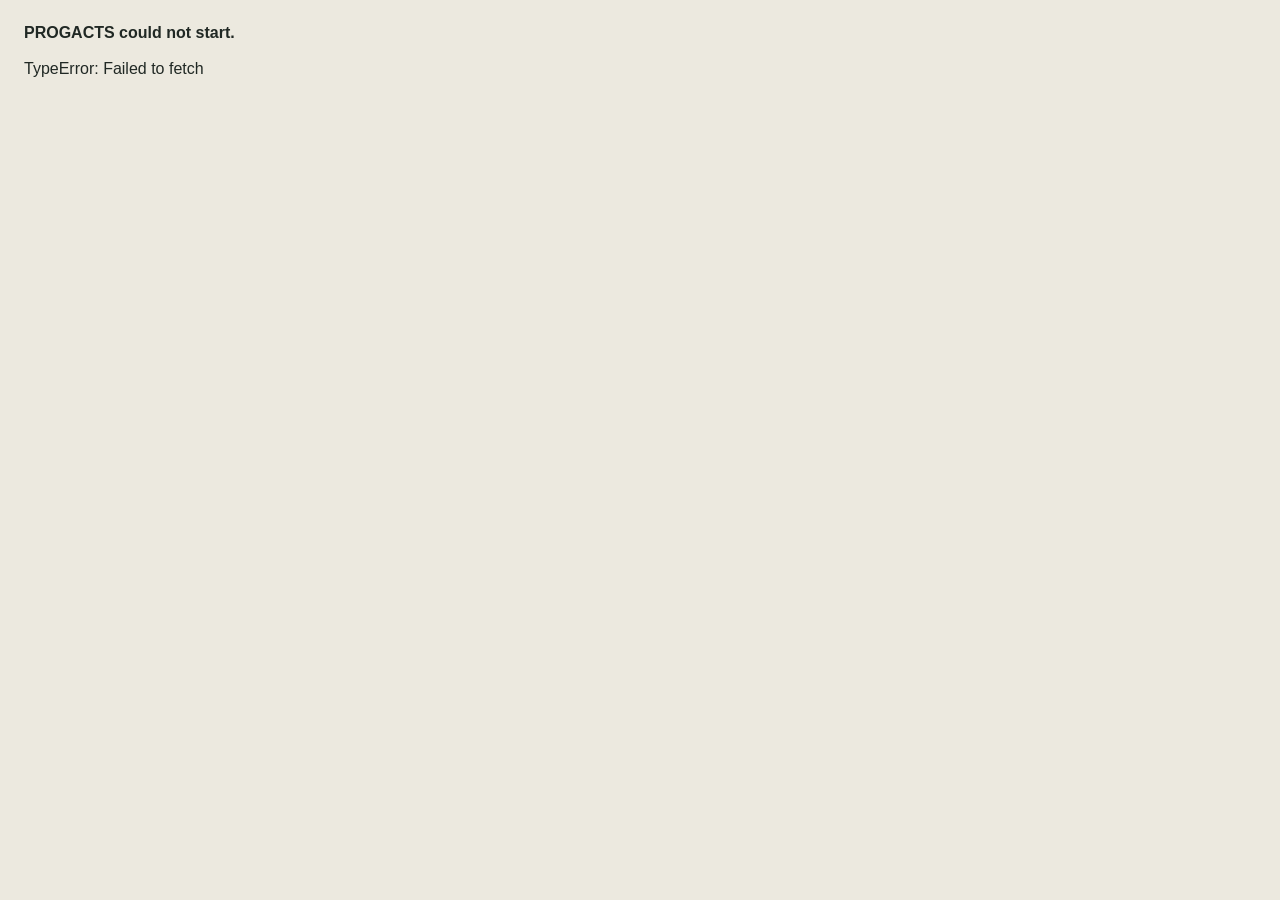
<file: progacts-redo-v4/index.html>
<!doctype html>
<html><head><meta charset="utf-8"><meta name="viewport" content="width=device-width,initial-scale=1"><title>PROGACTS V4 Review</title></head>
<body style="margin:0;background:#ece9df;font-family:Arial,sans-serif"><div id="boot" style="padding:24px;color:#202824">Loading PROGACTS…</div>
<script>
(async()=>{
  const base='https://raw.githubusercontent.com/Mbatman9972/alwafer-link-hub/2a9973dbcf7caff87da498b4f8a2cca4213851cf/progacts-redo-v4/';
  const files=['payload-1.txt','payload-2.txt','payload-3.txt'];
  const parts=await Promise.all(files.map(async f=>{const r=await fetch(base+f);if(!r.ok)throw new Error('Failed to load '+f+' ('+r.status+')');return (await r.text()).trim();}));
  const p=parts.join('').replace(/\s+/g,'');
  if(p.length%4!==0)throw new Error('Payload length invalid: '+p.length);
  const bin=atob(p);
  const bytes=new Uint8Array(bin.length);
  for(let i=0;i<bin.length;i++)bytes[i]=bin.charCodeAt(i);
  if(typeof DecompressionStream==='undefined')throw new Error('This browser does not support gzip decompression. Please use current Chrome, Edge or Safari.');
  const ds=new Blob([bytes]).stream().pipeThrough(new DecompressionStream('gzip'));
  const html=await new Response(ds).text();
  document.open();document.write(html);document.close();
})().catch(e=>{document.getElementById('boot').innerHTML='<b>PROGACTS could not start.</b><br><br>'+String(e);console.error(e);});
</script></body></html>
</file>
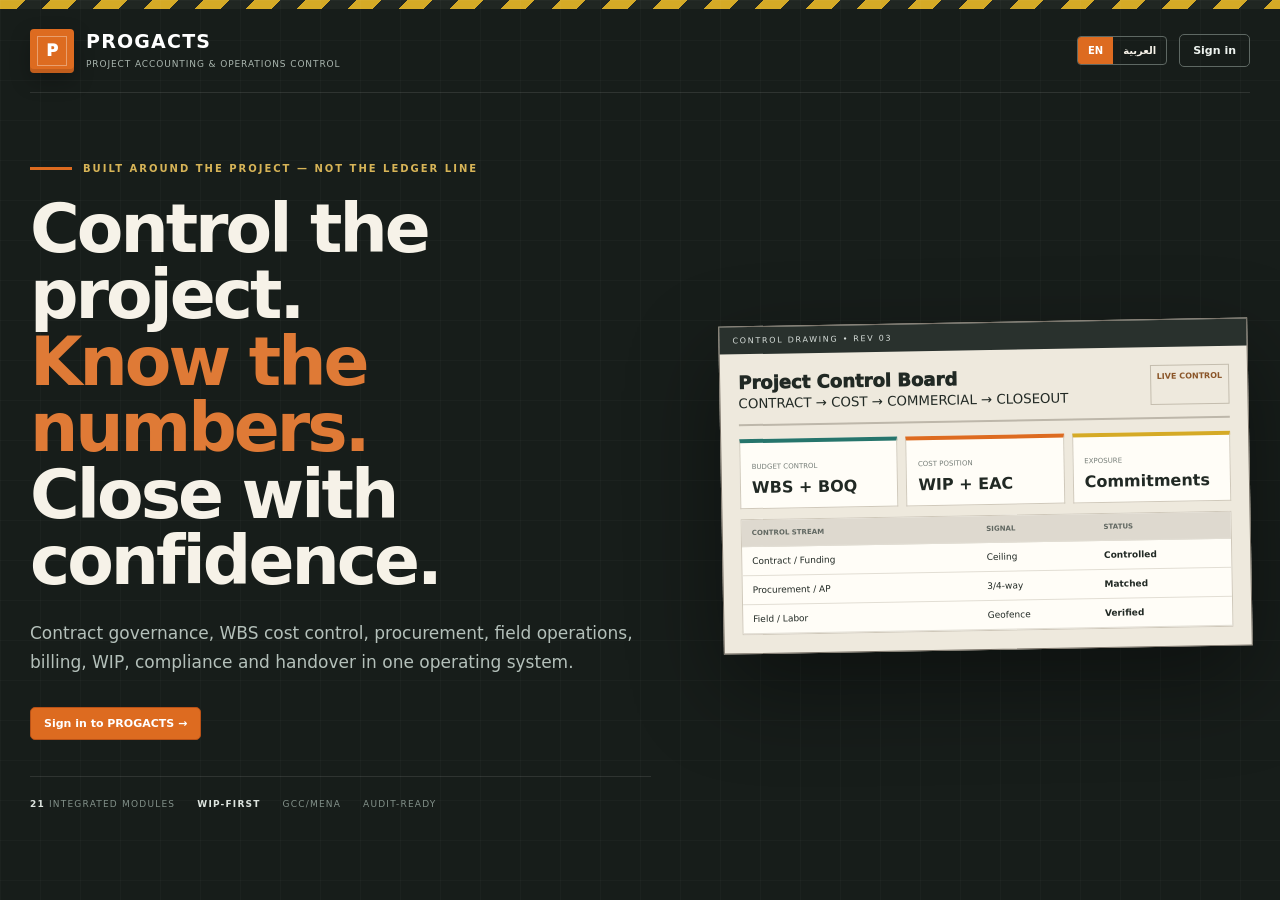
<file: progacts-restored-final/index.html>
<!doctype html><html><head><meta charset="utf-8"><meta name="viewport" content="width=device-width,initial-scale=1"><title>PROGACTS Review</title></head><body><script src="loader.js"></script></body></html>
</file>
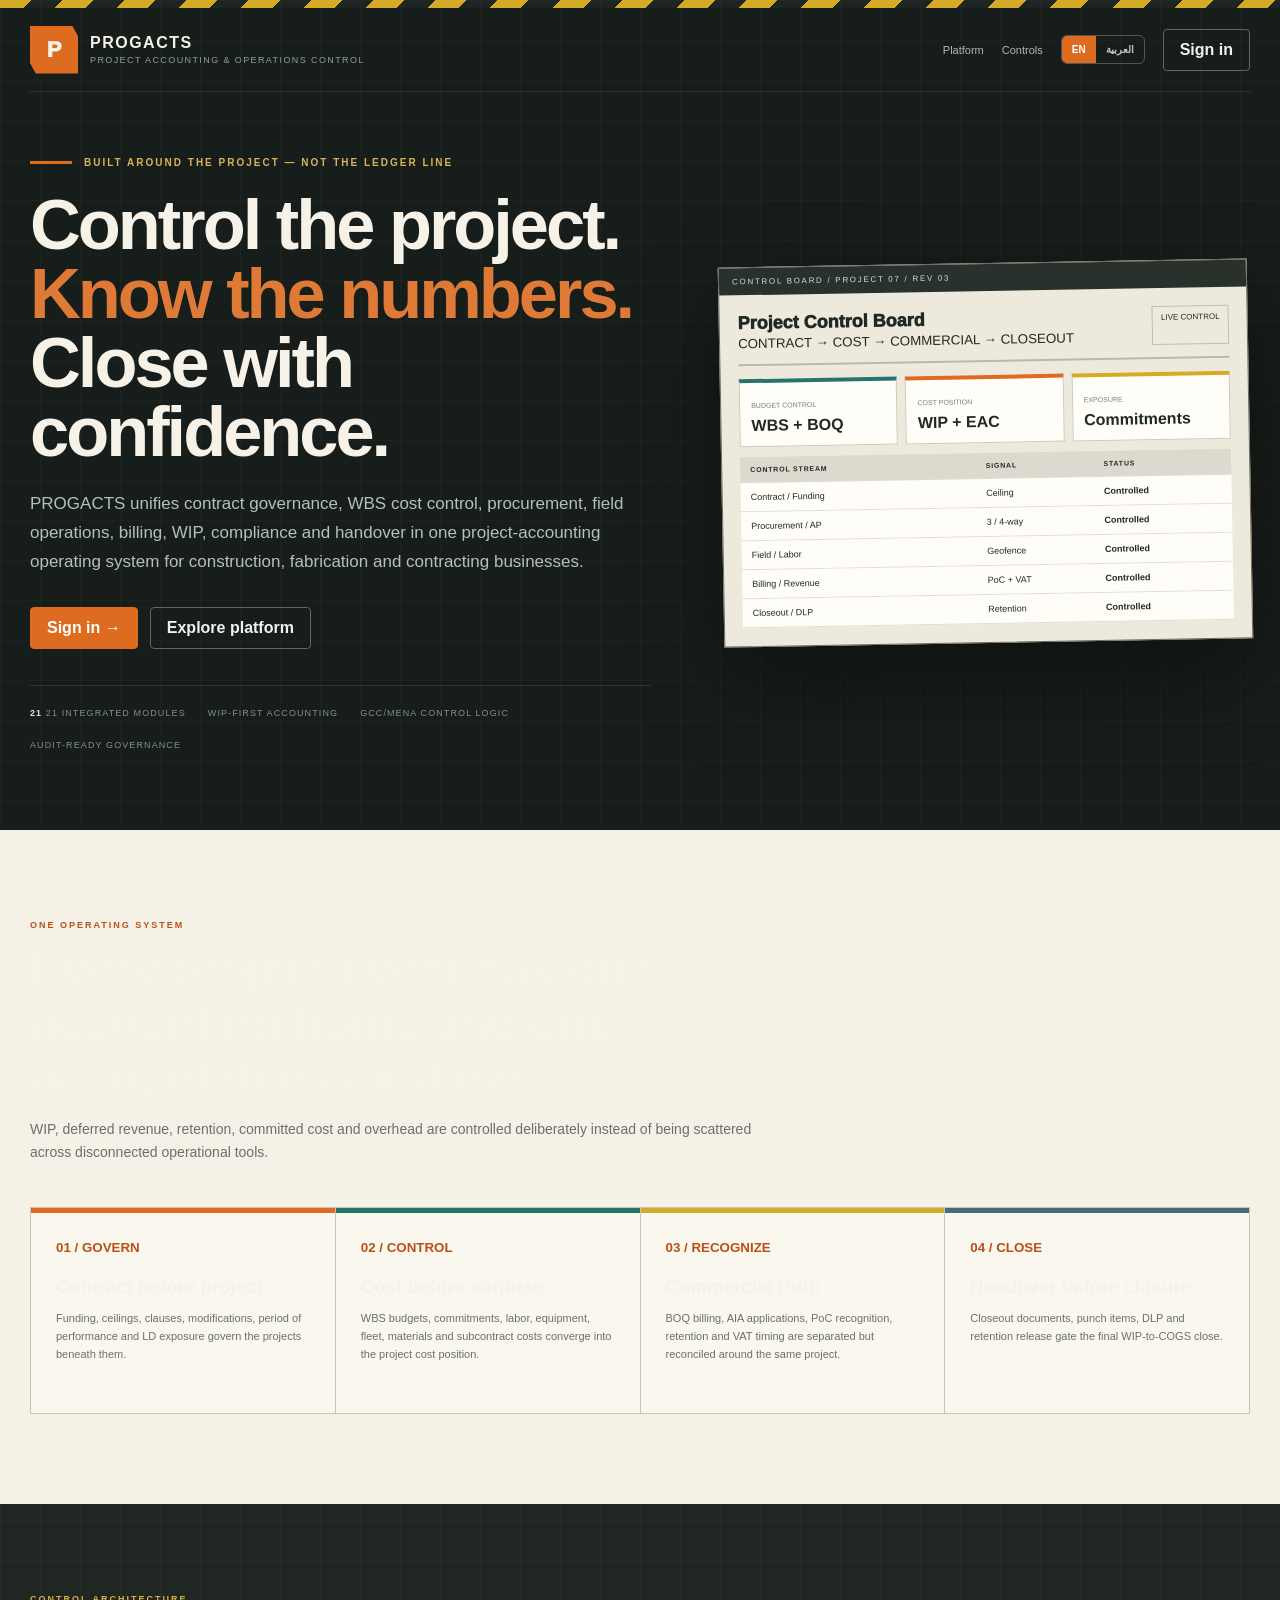
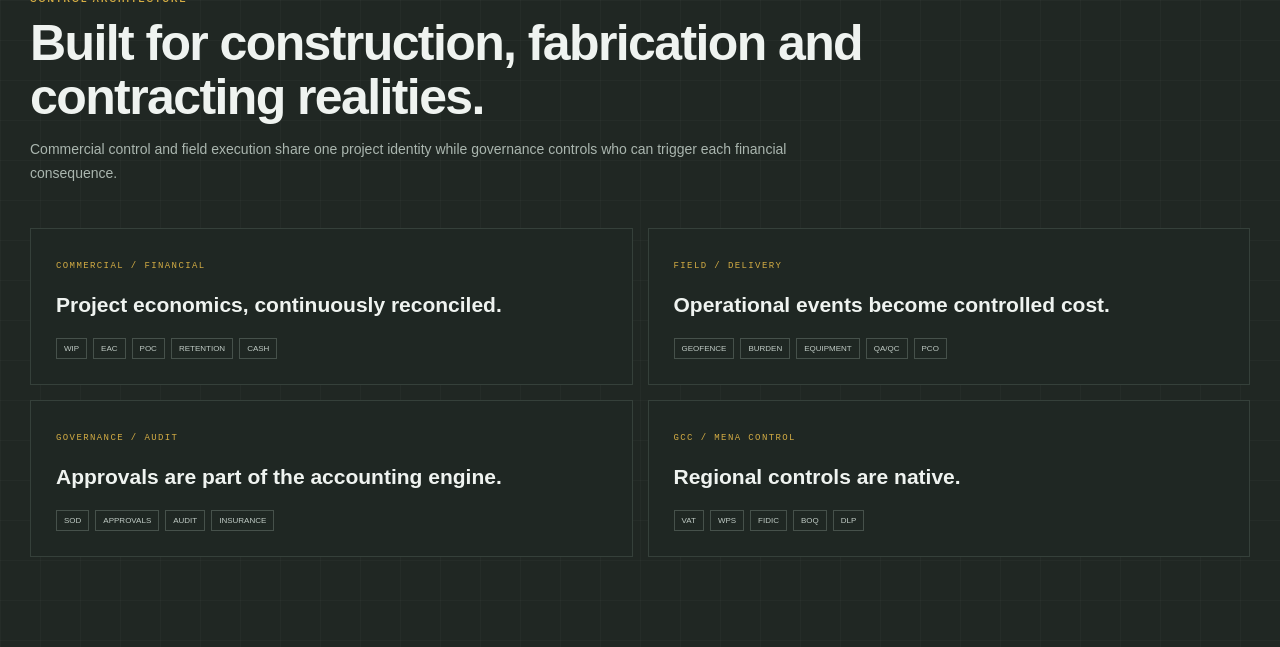
<file: progacts-review-v2/index.html>
<!doctype html>
<html lang="en" dir="ltr">
<head>
<meta charset="utf-8"><meta name="viewport" content="width=device-width,initial-scale=1">
<title>PROGACTS — Project Accounting & Operations Control</title>
<link rel="stylesheet" href="style.css">
</head>
<body>
<div id="landing" class="landing"></div>
<div id="app" class="app hidden"></div>
<div id="toast" class="toast"></div>
<dialog id="modal"><div class="modalhead"><h3 id="modalTitle"></h3><button class="btn" onclick="closeModal()">×</button></div><div class="modalbody" id="modalBody"></div><div class="modalfoot" id="modalFoot"></div></dialog>
<script src="data.js"></script>
<script src="app-a.js"></script>
<script src="app-b.js"></script>
<script src="app-c.js"></script>
</body></html>
</file>
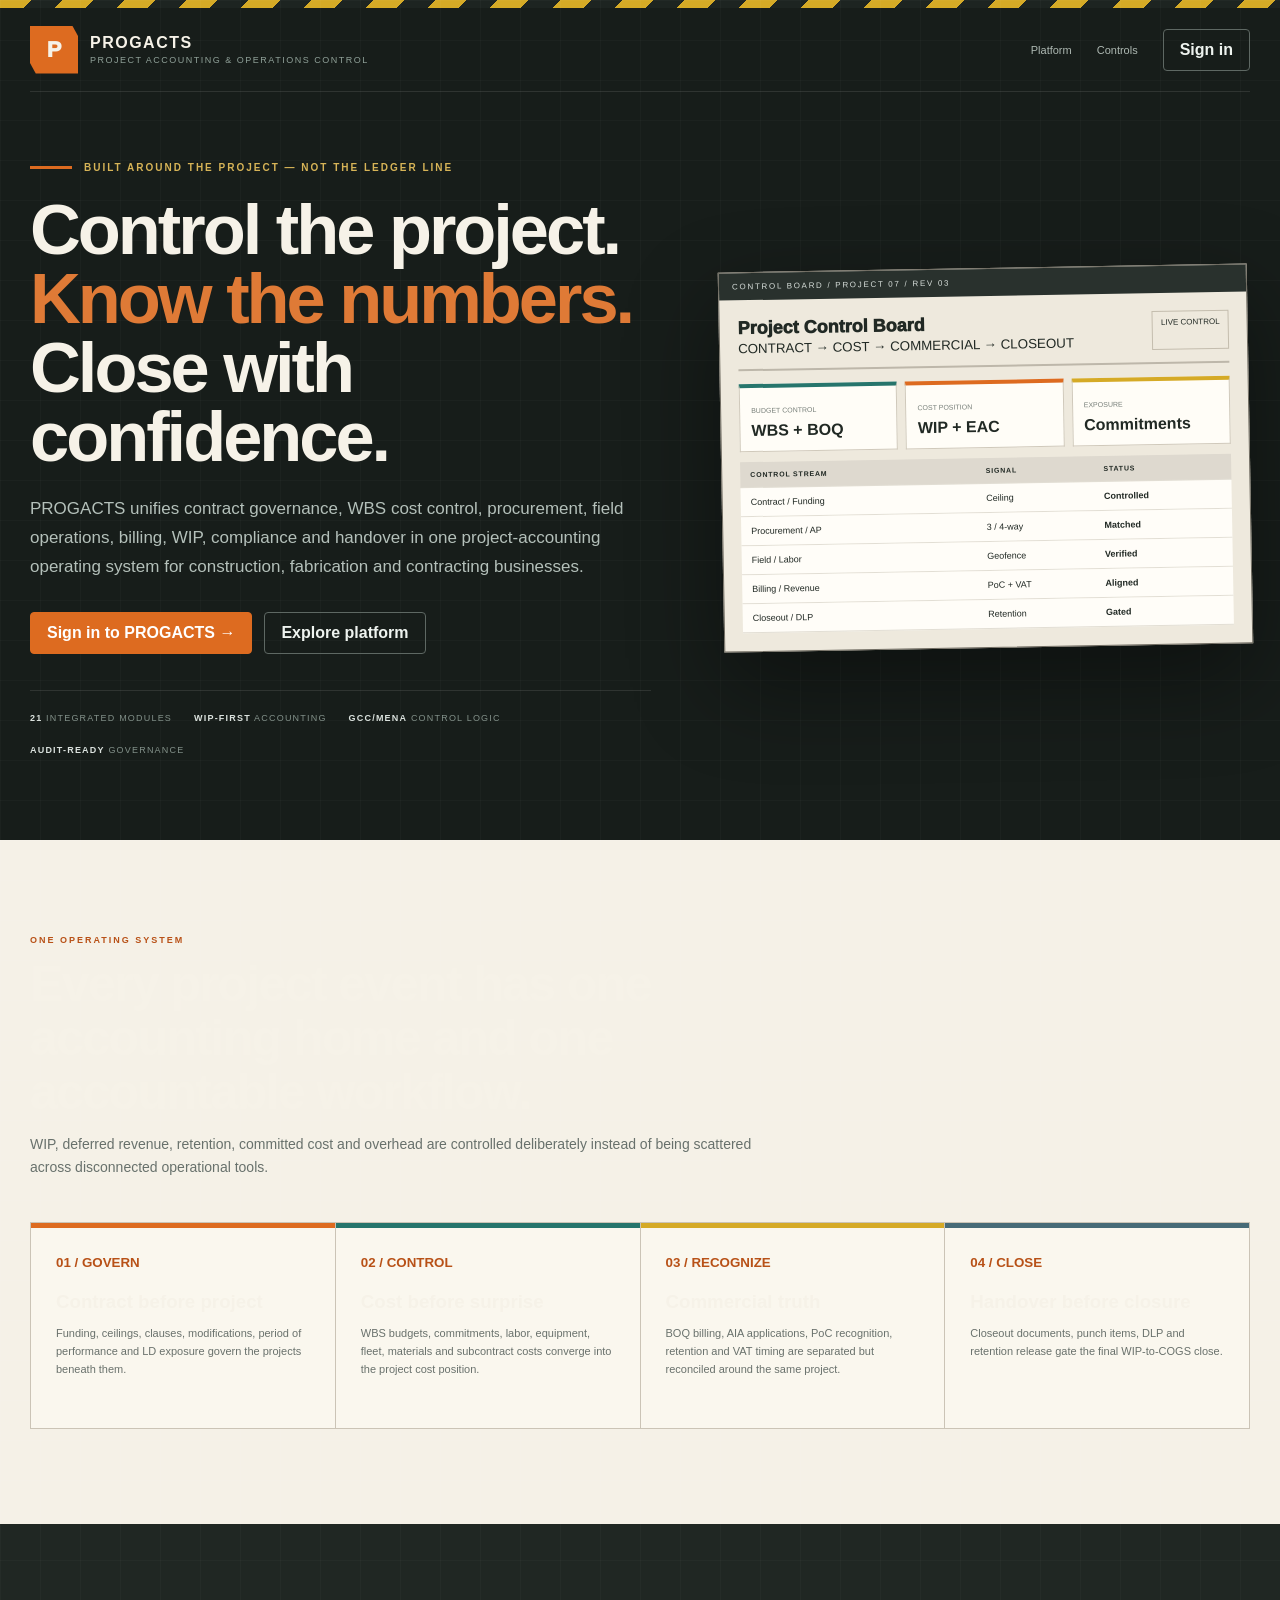
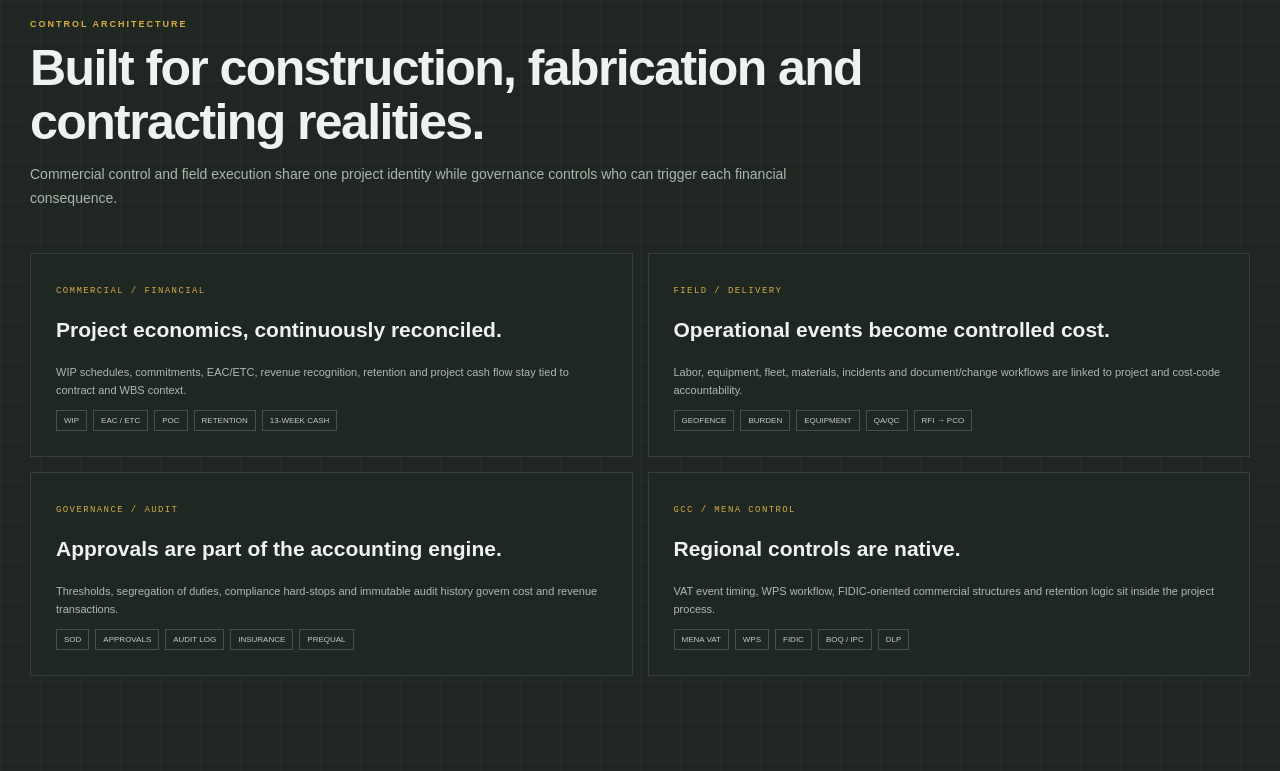
<file: progacts-review/index.html>
<!doctype html>
<html lang="en">
<head>
<meta charset="utf-8"><meta name="viewport" content="width=device-width,initial-scale=1"><title>PROGACTS — Project Accounting & Operations Control</title>
<style>
:root{--ink:#202824;--muted:#68706b;--canvas:#ece9df;--paper:#fbfaf5;--asphalt:#1d2421;--asphalt2:#2b342f;--orange:#dd6b20;--orange2:#b85117;--yellow:#d5aa26;--teal:#26756c;--steel:#5c6d68;--blue:#476b77;--red:#b84432;--green:#397a58;--line:#d6d0c3;--shadow:0 18px 45px rgba(20,27,23,.14)}
*{box-sizing:border-box}html{scroll-behavior:smooth}body{margin:0;font-family:Inter,Segoe UI,Arial,sans-serif;background:var(--canvas);color:var(--ink)}button{font:inherit}.hidden{display:none!important}
.safety{height:8px;background:repeating-linear-gradient(135deg,var(--yellow) 0 22px,#1d2421 22px 44px)}
.landing{min-height:100vh;background:#171d1a;color:#f6f2e8;position:relative;overflow:hidden}.landing:before{content:"";position:absolute;inset:0;background-image:linear-gradient(rgba(255,255,255,.025) 1px,transparent 1px),linear-gradient(90deg,rgba(255,255,255,.025) 1px,transparent 1px);background-size:40px 40px;pointer-events:none}.wrap{width:min(1220px,calc(100% - 48px));margin:auto;position:relative;z-index:1}
nav{height:84px;display:flex;align-items:center;justify-content:space-between;border-bottom:1px solid rgba(255,255,255,.1)}.brand{display:flex;align-items:center;gap:12px}.mark{width:48px;height:48px;background:var(--orange);display:grid;place-items:center;font-weight:950;font-size:22px;clip-path:polygon(0 0,88% 0,100% 22%,100% 100%,12% 100%,0 78%)}.brand strong{display:block;letter-spacing:1.5px}.brand small{display:block;color:#8fa098;font-size:9px;text-transform:uppercase;letter-spacing:1.5px;margin-top:3px}.navright{display:flex;align-items:center;gap:25px}.navright a{font-size:11px;color:#aeb9b3;text-decoration:none}.btn{border:1px solid #5e6863;background:transparent;color:#eef3ef;padding:11px 16px;cursor:pointer;font-weight:800;border-radius:4px}.btn.primary{background:var(--orange);border-color:var(--orange);color:white}.btn:hover{filter:brightness(1.08)}
.hero{min-height:690px;display:grid;grid-template-columns:1.08fr .92fr;gap:70px;align-items:center;padding:70px 0 85px}.kicker{display:flex;align-items:center;gap:12px;font-size:10px;letter-spacing:2px;text-transform:uppercase;color:#d7b457;font-weight:900}.kicker:before{content:"";width:42px;height:3px;background:var(--orange)}.hero h1{font-size:clamp(46px,5.5vw,76px);line-height:.98;letter-spacing:-3px;margin:22px 0 24px}.hero em{font-style:normal;color:#df7a36}.lead{font-size:17px;line-height:1.7;color:#b4c0ba;max-width:680px}.ctas{display:flex;gap:12px;margin-top:30px}.trust{display:flex;gap:22px;flex-wrap:wrap;padding-top:22px;margin-top:36px;border-top:1px solid rgba(255,255,255,.1);font-size:9px;text-transform:uppercase;letter-spacing:1.2px;color:#83918a}.trust b{color:#dbe2de}
.board{background:#eee9dd;color:#212924;border:1px solid #706c62;box-shadow:0 35px 90px rgba(0,0,0,.4);transform:rotate(-1deg)}.boardtop{background:#29312d;color:#d8dfdb;padding:9px 13px;font-size:8px;letter-spacing:1.7px}.boardin{padding:18px}.boardhead{display:flex;justify-content:space-between;border-bottom:2px solid #bdb7aa;padding-bottom:12px;margin-bottom:13px}.boardtitle{font-weight:950;font-size:18px}.rev{font-size:8px;border:1px solid #c4bdae;padding:6px 8px}.bks{display:grid;grid-template-columns:repeat(3,1fr);gap:8px;margin-top:13px}.bk{background:#fffdf7;border:1px solid #d0c9bb;border-top:4px solid var(--teal);padding:11px}.bk:nth-child(2){border-top-color:var(--orange)}.bk:nth-child(3){border-top-color:var(--yellow)}.bk small{font-size:7px;color:#777f79;text-transform:uppercase}.bk strong{display:block;margin-top:5px}.brow{display:grid;grid-template-columns:1.6fr .8fr .8fr;padding:9px 10px;border-bottom:1px solid #e2ded4;background:#fffdf8;font-size:9px}.brow.h{margin-top:10px;background:#ded9cf;font-size:7px;text-transform:uppercase;letter-spacing:.8px;font-weight:900}
.section{padding:95px 0;background:#f5f1e7}.section.dark{background:#202723;color:#eff3f0}.eyebrow{font-size:9px;text-transform:uppercase;letter-spacing:2px;color:var(--orange2);font-weight:900}.section.dark .eyebrow{color:#d6ae44}.section h2{font-size:clamp(32px,4vw,50px);line-height:1.08;letter-spacing:-1.6px;max-width:850px;margin:12px 0}.sub{font-size:14px;line-height:1.7;color:#68716c;max-width:760px}.section.dark .sub{color:#aab6af}.four{display:grid;grid-template-columns:repeat(4,1fr);gap:1px;background:#cbc4b6;border:1px solid #cbc4b6;margin-top:42px}.promise{background:#faf7ee;padding:25px;border-top:5px solid var(--orange);min-height:205px}.promise:nth-child(2){border-top-color:var(--teal)}.promise:nth-child(3){border-top-color:var(--yellow)}.promise:nth-child(4){border-top-color:var(--blue)}.promise small{color:var(--orange2);font-weight:900}.promise h3{margin:20px 0 8px}.promise p{font-size:11px;line-height:1.65;color:#69716c}.caps{display:grid;grid-template-columns:1fr 1fr;gap:15px;margin-top:42px}.cap{background:#1f2723;border:1px solid #35403a;padding:25px}.cap code{color:#d3ac44;font-size:9px;letter-spacing:1.4px}.cap h3{font-size:21px}.cap p{color:#aeb9b3;font-size:11px;line-height:1.65}.tags{display:flex;gap:6px;flex-wrap:wrap}.tags span{border:1px solid #46514b;padding:5px 7px;font-size:8px;text-transform:uppercase;color:#c1ccc6}
.app{min-height:100vh;display:grid;grid-template-columns:300px 1fr;background-color:var(--canvas);background-image:linear-gradient(rgba(71,107,119,.045) 1px,transparent 1px),linear-gradient(90deg,rgba(71,107,119,.045) 1px,transparent 1px);background-size:28px 28px}.side{position:fixed;inset:0 auto 0 0;width:300px;overflow:auto;background:var(--asphalt);color:#e8ece7;border-right:1px solid #101713}.side .safety{margin-bottom:10px}.sidebrand{padding:8px 16px 18px;border-bottom:1px solid #3d4641}.navsection{font-size:9px;text-transform:uppercase;letter-spacing:1.6px;color:#84958c;margin:18px 16px 8px}.navbtn{width:100%;border:0;background:transparent;color:#cdd5d0;padding:9px 15px;text-align:left;cursor:pointer;font-size:12px;display:flex;gap:9px;align-items:center}.navbtn:hover,.navbtn.active{background:#313b35;color:white;box-shadow:inset 3px 0 0 var(--orange)}.num{width:28px;height:22px;border:1px solid #48514d;display:grid;place-items:center;font-size:9px;border-radius:3px}.main{grid-column:2;min-width:0}.topbar{height:70px;position:sticky;top:0;z-index:10;background:rgba(251,250,245,.96);border-bottom:1px solid #cfc9ba;display:flex;align-items:center;justify-content:space-between;padding:0 24px}.topbar strong{font-size:15px}.topbar small{display:block;color:var(--muted);margin-top:3px}.topright{display:flex;gap:8px;align-items:center}.mode{font-size:9px;padding:6px 8px;background:#f3e5cf;color:#8b5824;border:1px solid #e1c69c;text-transform:uppercase;font-weight:900}.exit{color:#333;border-color:#bbb;background:#faf8f2}.content{padding:24px;max-width:1640px;margin:auto}.pagehead{display:flex;justify-content:space-between;align-items:flex-end;border-bottom:2px solid #cfc8b8;padding-bottom:13px;margin-bottom:16px;position:relative}.pagehead:after{content:"";position:absolute;left:0;bottom:-2px;width:85px;height:2px;background:var(--orange)}.pagehead h1{font-size:26px;margin:0}.pagehead p{font-size:12px;color:var(--muted);margin:5px 0 0}.phasebar{display:grid;grid-template-columns:repeat(10,1fr);gap:5px;margin:15px 0}.phase{padding:8px 4px;background:#f2e6d7;color:#845222;border-bottom:3px solid var(--orange);font-size:9px;font-weight:900;text-align:center}.phase:last-child{background:#e1dfda;color:#777;border-bottom-color:#999}.grid{display:grid;gap:14px}.kpis{grid-template-columns:repeat(4,1fr)}.card{background:var(--paper);border:1px solid #cfc9bc;box-shadow:0 10px 28px rgba(45,48,39,.1);border-radius:7px}.kpi{padding:16px;border-top:4px solid var(--orange)}.kpi:nth-child(2){border-top-color:var(--teal)}.kpi:nth-child(3){border-top-color:var(--yellow)}.kpi:nth-child(4){border-top-color:var(--blue)}.label{font-size:9px;text-transform:uppercase;letter-spacing:1px;color:var(--muted);font-weight:900}.value{font-size:25px;font-weight:950;margin-top:8px}.foot{font-size:10px;color:var(--muted);border-top:1px dashed #d7d0c4;margin-top:8px;padding-top:7px}.modules{grid-template-columns:repeat(3,1fr);margin-top:14px}.mcard{padding:16px;min-height:150px;border-top:4px solid var(--steel);cursor:pointer}.mcard:hover{transform:translateY(-1px);box-shadow:0 16px 35px rgba(45,48,39,.16)}.mcard small{font-size:9px;text-transform:uppercase;letter-spacing:1px;color:#5e6963;font-weight:900}.mcard h3{font-size:14px;margin:8px 0 5px}.mcard p{font-size:11px;line-height:1.5;color:var(--muted);margin:0}.workspace{display:grid;grid-template-columns:250px 1fr;gap:14px}.worknav{background:#e5e0d5;border:1px solid #cec7b9;padding:10px;height:max-content;position:sticky;top:86px}.worktab{width:100%;border:0;background:transparent;text-align:left;padding:10px;cursor:pointer;font-size:11px;font-weight:800;color:#4f5953}.worktab.active,.worktab:hover{background:#fbfaf5;box-shadow:inset 3px 0 0 var(--orange)}.panel{padding:18px}.panel h2{margin-top:0;font-size:19px}.panel p{font-size:11px;line-height:1.65;color:var(--muted)}.table{border:1px solid #d4cec0;margin-top:14px}.tr{display:grid;grid-template-columns:1.4fr 1fr 1fr 1fr;border-bottom:1px solid #e7e2d8;background:#fffdf8}.tr:last-child{border-bottom:0}.tr span{padding:10px;font-size:10px}.tr.head{background:#ece8de;text-transform:uppercase;font-size:8px;color:#515b56;font-weight:900}.status{display:inline-block;padding:4px 6px;background:#e5f0e8;color:#326546;border-left:3px solid var(--green);font-size:9px;font-weight:900}.callout{padding:12px;background:#f8efd6;border-left:4px solid var(--yellow);font-size:11px;color:#6b591f;margin-top:12px}.actions{display:flex;gap:8px;flex-wrap:wrap;margin-top:14px}.actions button{border:1px solid #c9c4b8;background:#fbfaf5;color:#2b342f;padding:8px 10px;font-size:10px;font-weight:900;cursor:pointer}.actions button.primary{background:var(--orange);color:white;border-color:var(--orange2)}
@media(max-width:1000px){.hero{grid-template-columns:1fr}.four,.kpis,.modules{grid-template-columns:repeat(2,1fr)}.caps{grid-template-columns:1fr}.app{grid-template-columns:1fr}.side{display:none}.main{grid-column:1}.workspace{grid-template-columns:1fr}.worknav{position:static}.navright a{display:none}}@media(max-width:620px){.wrap{width:calc(100% - 28px)}.four,.kpis,.modules{grid-template-columns:1fr}.ctas{flex-direction:column}.hero{padding-top:45px}.bks{grid-template-columns:1fr}.phasebar{overflow:auto;grid-template-columns:repeat(10,90px)}}
</style>
</head>
<body>
<div id="landing" class="landing"><div class="safety"></div><div class="wrap"><nav><div class="brand"><div class="mark">P</div><div><strong>PROGACTS</strong><small>Project Accounting & Operations Control</small></div></div><div class="navright"><a href="#platform">Platform</a><a href="#controls">Controls</a><button class="btn" onclick="enterApp()">Sign in</button></div></nav><section class="hero"><div><div class="kicker">Built around the project — not the ledger line</div><h1>Control the project.<br><em>Know the numbers.</em><br>Close with confidence.</h1><p class="lead">PROGACTS unifies contract governance, WBS cost control, procurement, field operations, billing, WIP, compliance and handover in one project-accounting operating system for construction, fabrication and contracting businesses.</p><div class="ctas"><button class="btn primary" onclick="enterApp()">Sign in to PROGACTS →</button><a class="btn" href="#platform" style="text-decoration:none">Explore platform</a></div><div class="trust"><span><b>21</b> integrated modules</span><span><b>WIP-first</b> accounting</span><span><b>GCC/MENA</b> control logic</span><span><b>Audit-ready</b> governance</span></div></div><div class="board"><div class="boardtop">CONTROL BOARD / PROJECT 07 / REV 03</div><div class="boardin"><div class="boardhead"><div><div class="boardtitle">Project Control Board</div><small>CONTRACT → COST → COMMERCIAL → CLOSEOUT</small></div><div class="rev">LIVE CONTROL</div></div><div class="bks"><div class="bk"><small>Budget control</small><strong>WBS + BOQ</strong></div><div class="bk"><small>Cost position</small><strong>WIP + EAC</strong></div><div class="bk"><small>Exposure</small><strong>Commitments</strong></div></div><div class="brow h"><span>Control stream</span><span>Signal</span><span>Status</span></div><div class="brow"><span>Contract / Funding</span><span>Ceiling</span><b>Controlled</b></div><div class="brow"><span>Procurement / AP</span><span>3 / 4-way</span><b>Matched</b></div><div class="brow"><span>Field / Labor</span><span>Geofence</span><b>Verified</b></div><div class="brow"><span>Billing / Revenue</span><span>PoC + VAT</span><b>Aligned</b></div><div class="brow"><span>Closeout / DLP</span><span>Retention</span><b>Gated</b></div></div></div></section></div><section class="section" id="platform"><div class="wrap"><div class="eyebrow">One operating system</div><h2>Every project event has one accounting home and one accountable workflow.</h2><p class="sub">WIP, deferred revenue, retention, committed cost and overhead are controlled deliberately instead of being scattered across disconnected operational tools.</p><div class="four"><article class="promise"><small>01 / GOVERN</small><h3>Contract before project</h3><p>Funding, ceilings, clauses, modifications, period of performance and LD exposure govern the projects beneath them.</p></article><article class="promise"><small>02 / CONTROL</small><h3>Cost before surprise</h3><p>WBS budgets, commitments, labor, equipment, fleet, materials and subcontract costs converge into the project cost position.</p></article><article class="promise"><small>03 / RECOGNIZE</small><h3>Commercial truth</h3><p>BOQ billing, AIA applications, PoC recognition, retention and VAT timing are separated but reconciled around the same project.</p></article><article class="promise"><small>04 / CLOSE</small><h3>Handover before closure</h3><p>Closeout documents, punch items, DLP and retention release gate the final WIP-to-COGS close.</p></article></div></div></section><section class="section dark" id="controls"><div class="wrap"><div class="eyebrow">Control architecture</div><h2>Built for construction, fabrication and contracting realities.</h2><p class="sub">Commercial control and field execution share one project identity while governance controls who can trigger each financial consequence.</p><div class="caps"><article class="cap"><code>COMMERCIAL / FINANCIAL</code><h3>Project economics, continuously reconciled.</h3><p>WIP schedules, commitments, EAC/ETC, revenue recognition, retention and project cash flow stay tied to contract and WBS context.</p><div class="tags"><span>WIP</span><span>EAC / ETC</span><span>PoC</span><span>Retention</span><span>13-week cash</span></div></article><article class="cap"><code>FIELD / DELIVERY</code><h3>Operational events become controlled cost.</h3><p>Labor, equipment, fleet, materials, incidents and document/change workflows are linked to project and cost-code accountability.</p><div class="tags"><span>Geofence</span><span>Burden</span><span>Equipment</span><span>QA/QC</span><span>RFI → PCO</span></div></article><article class="cap"><code>GOVERNANCE / AUDIT</code><h3>Approvals are part of the accounting engine.</h3><p>Thresholds, segregation of duties, compliance hard-stops and immutable audit history govern cost and revenue transactions.</p><div class="tags"><span>SoD</span><span>Approvals</span><span>Audit log</span><span>Insurance</span><span>Prequal</span></div></article><article class="cap"><code>GCC / MENA CONTROL</code><h3>Regional controls are native.</h3><p>VAT event timing, WPS workflow, FIDIC-oriented commercial structures and retention logic sit inside the project process.</p><div class="tags"><span>MENA VAT</span><span>WPS</span><span>FIDIC</span><span>BOQ / IPC</span><span>DLP</span></div></article></div></div></section></div>
<div id="app" class="app hidden"><aside class="side"><div class="safety"></div><div class="sidebrand"><div class="brand"><div class="mark">P</div><div><strong>PROGACTS</strong><small>Project Control ERP</small></div></div></div><div class="navsection">Command</div><button class="navbtn active" data-view="dashboard" onclick="showDashboard(this)"><span class="num">⌂</span>Executive Dashboard</button><button class="navbtn" data-view="modules" onclick="showModules(this)"><span class="num">21</span>Module Directory</button><div class="navsection">Modules</div><div id="moduleNav"></div><div class="navsection">Control</div><button class="navbtn" onclick="showControl('journal',this)"><span class="num">JE</span>Journal Entries</button><button class="navbtn" onclick="showControl('audit',this)"><span class="num">AL</span>Immutable Audit Log</button></aside><main class="main"><div class="topbar"><div><strong id="crumb">Executive Dashboard</strong><small id="subcrumb">Portfolio project-control position</small></div><div class="topright"><span class="mode">Review mode</span><button class="btn exit" onclick="exitApp()">Exit dashboard</button></div></div><div class="content" id="content"></div></main></div>
<script>
const modules=[
[1,'Contract Management','Governing contract layer, funding, ceilings, clauses, modifications and LD exposure.',0,['Contract Master','Modification Log','Clause Assignment','Funding Thresholds','LD Exposure']],
[2,'Project Setup & WBS','Project lifecycle, WBS budgets, baseline locking, geofence and funding splits.',0,['Project Profile','WBS / Budget','Baseline Lock','Geofence','Funding Split']],
[3,'BOQ Management','Contract BOQ, WBS mapping, RA billing, IPC support and revision control.',0,['BOQ Builder','BOQ ↔ WBS Mapping','RA Bill','FIDIC IPC','Revision Control']],
[4,'Procurement & Commitments','PR, RFQ, PO, GRN/AP matching, direct-to-project WIP and commitments.',2,['Purchase Requisition','RFQ / Quote Compare','Purchase Order','GRN / Quality','AP Matching','Commitment Ledger']],
[5,'Subcontractor & Compliance','Subcontracts, SoV, retention, compliance gates, lien waivers and back-charges.',6,['Prequalification Gate','Subcontract','Schedule of Values','Compliance','Retention','Back-charge']],
[6,'Labor, Burden & Field Data','Geofenced time, DFR, burden, overtime and role-based approval control.',3,['Timecard','Daily Field Report','Burden Rate','Overtime','Approval Queue','SoD Check']],
[7,'Statutory Payroll & WPS','Payroll runs, WPS/SIF workflow, gratuity/leave and compliance risk.',3,['Payroll Run','WPS Batch','SIF Workfile','Gratuity / Leave','Compliance Risk','Nationalization']],
[8,'Revenue Recognition & Billing','AIA/T&M/PoC billing, deferred revenue, retention and MENA VAT.',5,['Billing Method','AIA Application','T&M Sweep','PoC Recognition','Retention Ledger','VAT Dual-Clock']],
[9,'Change Order Management','Client/internal changes, cost/schedule impact, markup and budget/SoV updates.',4,['Change Request','Status Workflow','Impact Grid','Markup','Budget / SoV Update','PCO Link']],
[10,'Equipment Cost Recovery','Usage and internal WIP recovery with insurance eligibility.',2,['Equipment Master','Usage Log','Internal Billing','Insurance Gate']],
[11,'Fleet & Transportation','Vehicle compliance, trip logs and transportation allocation.',2,['Vehicle Master','Trip Log','Transport Pool','Dispatch Gate']],
[12,'Insurance & Risk','Policy register, renewal alerts, block actions, premium allocation and claims.',3,['Policy Master','Renewals','Auto-Block','Premium Allocation','Claim Link']],
[13,'Personnel & Warehousing','Unified personnel plus consumable/reusable/serialized inventory logic.',2,['Personnel Master','Warehouse Master','Item Classification','Stock Transfer','Material Issue','Return / Valuation']],
[14,'Document / RFI / Submittal','RFI/submittal workflow, document control and PCO linkage.',4,['RFI','Submittal','Document Repository','Distribution','RFI → PCO']],
[15,'BIM / 5D Costing','Optional IFC/BCF model-to-WBS and quantity takeoff integration layer.',8,['IFC / BCF Import','Element Mapping','Quantity Takeoff','Draft Requisition','Clash Impact']],
[16,'Safety / Incident / QA-QC','Incident, punch list, safety gates, evidence and cost-impact automation.',3,['Incident Log','Punch List','Safety Gate','Corrective Action','Cost Impact']],
[17,'Prequalification & Bonding','Vendor qualification scoring and performance/advance/retention bonds.',6,['Prequalification','Scoring','Bond Ledger','Renewals']],
[18,'Cash Flow & Liquidity','Rolling 13-week project/company forecast and funding-gap alerts.',7,['13-Week Forecast','Billing Schedule','AP Schedule','Payroll Timing','Funding Gap']],
[19,'Core Financials & CFO','WIP, EAC/ETC, commitments, cash flow, intercompany and monthly close.',1,['WIP Schedule','EAC / ETC','Commitments','Cash by Project','Intercompany','Approval Matrix','Monthly Close']],
[20,'Audit / Security / Access','Immutable audit, field permissions, approval matrix and SoD rules.',6,['Audit Log','Field Permissions','Approval Matrix','SoD Rules']],
[21,'Closeout / Handover / Warranty','Closeout, DLP, warranties, handover package and WIP-to-COGS gate.',7,['Closeout Checklist','As-Builts','Warranty Register','DLP Tracker','Handover Package','Financial Close']]
];
const money=n=>new Intl.NumberFormat('en-US',{style:'currency',currency:'AED',maximumFractionDigits:0}).format(n);function enterApp(){document.getElementById('landing').classList.add('hidden');document.getElementById('app').classList.remove('hidden');initNav();showDashboard();window.scrollTo(0,0)}function exitApp(){document.getElementById('app').classList.add('hidden');document.getElementById('landing').classList.remove('hidden');window.scrollTo(0,0)}function active(btn){document.querySelectorAll('.navbtn').forEach(x=>x.classList.remove('active'));if(btn)btn.classList.add('active')}function head(t,s){document.getElementById('crumb').textContent=t;document.getElementById('subcrumb').textContent=s}function initNav(){document.getElementById('moduleNav').innerHTML=modules.map(m=>`<button class="navbtn" onclick="openModule(${m[0]},this)"><span class="num">${m[0]}</span>${m[1]}</button>`).join('')}
function showDashboard(btn){active(btn||document.querySelector('[data-view=dashboard]'));head('Executive Dashboard','Portfolio project-control position');document.getElementById('content').innerHTML=`<div class="pagehead"><div><h1>Executive Dashboard</h1><p>Project-based accounting and operations control center</p></div><span class="mode">Presentation / review</span></div><div class="phasebar">${[0,1,2,3,4,5,6,7,8].map(x=>`<div class="phase">PHASE ${x}<br>IN REVIEW</div>`).join('')}<div class="phase">PHASE 9<br>NOT RUN</div></div><div class="grid kpis"><div class="card kpi"><div class="label">Contract portfolio</div><div class="value">${money(248500000)}</div><div class="foot">Governing contracts + funded ceilings</div></div><div class="card kpi"><div class="label">Project cost position</div><div class="value">${money(91360000)}</div><div class="foot">Actual WIP across active projects</div></div><div class="card kpi"><div class="label">Open commitments</div><div class="value">${money(43750000)}</div><div class="foot">PO + subcontract exposure</div></div><div class="card kpi"><div class="label">13-week liquidity</div><div class="value">+${money(12400000)}</div><div class="foot">Illustrative forecast position</div></div></div><div class="card panel" style="margin-top:14px"><h2>WIP Schedule — portfolio view</h2><p>Commercial and cost-control position by project. Illustrative review data is shown until authenticated live data is re-enabled.</p>${sampleTable(['Project','Contract Value','Actual Cost','% Complete'],[['PX-2401 · Marina Fit-Out',money(48000000),money(18400000),'41.8%'],['PX-2402 · Aluminum Fabrication',money(26750000),money(10900000),'46.2%'],['PX-2403 · Commercial Tower',money(132000000),money(51600000),'43.7%']])}</div><div class="grid modules">${modules.slice(0,6).map(mcard).join('')}</div>`}
function showModules(btn){active(btn);head('Module Directory','21-module project-accounting operating model');document.getElementById('content').innerHTML=`<div class="pagehead"><div><h1>Module Directory</h1><p>Dependency-ordered PROGACTS operating model</p></div></div><div class="grid modules">${modules.map(mcard).join('')}</div>`}function mcard(m){return `<div class="card mcard" onclick="openModule(${m[0]})"><small>MODULE ${m[0]} · PHASE ${m[3]}</small><h3>${m[1]}</h3><p>${m[2]}</p></div>`}
function openModule(n,btn){active(btn);const m=modules.find(x=>x[0]===n);head(`Module ${n} — ${m[1]}`,m[2]);document.getElementById('content').innerHTML=`<div class="pagehead"><div><h1>Module ${n} — ${m[1]}</h1><p>${m[2]}</p></div><span class="mode">PHASE ${m[3]}</span></div><div class="workspace"><div class="worknav">${m[4].map((x,i)=>`<button class="worktab ${i===0?'active':''}" onclick="workTab(${n},${i},this)">${String(i+1).padStart(2,'0')} / ${x}</button>`).join('')}</div><div id="workpanel">${panelFor(m,0)}</div></div>`}
function workTab(n,i,btn){document.querySelectorAll('.worktab').forEach(x=>x.classList.remove('active'));btn.classList.add('active');document.getElementById('workpanel').innerHTML=panelFor(modules.find(x=>x[0]===n),i)}
function panelFor(m,i){const title=m[4][i];const controls=controlCopy(m[0],title);return `<div class="card panel"><div class="label">MODULE ${m[0]} / WORKSTREAM ${i+1}</div><h2>${title}</h2><p>${controls.desc}</p><div class="callout">${controls.rule}</div>${sampleTable(['Control','Project / Reference','Position','Status'],controls.rows)}<div class="actions"><button class="primary">+ New record</button><button>Review approvals</button><button>Export register</button><button>Audit trail</button></div></div>`}
function controlCopy(n,t){const base={desc:`${t} is linked to the governing project / contract context and participates in the PROGACTS control chain.`,rule:'Review-mode workspace: workflow, accounting home, approval gate and audit lineage are shown together.',rows:[[t,'PX-2401 / Contract C-102','Controlled','Active'],['Approval / compliance','Project control matrix','Within threshold','Ready'],['Accounting consequence','WIP / memo / liability','Mapped','Verified']]};const special={1:['Contract funding and modification control','All changes—including zero-dollar administrative changes—are auditable and governing clauses cascade to downstream subcontracts.'],4:['Procurement commitment control','Budget − Actual − Open Commitments = Remaining Spendable Balance. Direct project consumables post to WIP with zero inventory impact.'],6:['Field labor control','Geofence, safety eligibility, burden and approval segregation govern labor cost before it reaches project WIP.'],8:['Billing and recognition control','Commercial billing, IFRS 15 revenue recognition, retention and MENA VAT clocks are tracked separately but reconciled by project.'],14:['Document-to-change pipeline','RFI / issue records can create a Potential Change Order and preserve bidirectional linkage into the change workflow.'],19:['CFO project-control view','WIP, EAC, ETC, commitments, cash flow, intercompany and close controls converge at project and portfolio level.'],21:['Physical close gates financial close','Final WIP-to-COGS posting is blocked until the handover package is delivered; DLP and open punch items gate retention release.']};if(special[n]){base.desc=special[n][0];base.rule=special[n][1]}return base}
function sampleTable(h,rows){return `<div class="table"><div class="tr head">${h.map(x=>`<span>${x}</span>`).join('')}</div>${rows.map(r=>`<div class="tr">${r.map((x,i)=>`<span>${i===r.length-1?`<b class="status">${x}</b>`:x}</span>`).join('')}</div>`).join('')}</div>`}
function showControl(type,btn){active(btn);const journal=type==='journal';head(journal?'Automated Journal Entries':'Immutable Audit Log',journal?'Backend posting reference':'Who / what / when / previous value');document.getElementById('content').innerHTML=`<div class="pagehead"><div><h1>${journal?'Automated Journal Entries':'Immutable Audit Log'}</h1><p>${journal?'Every financial event has one accounting home.':'Every posting, approval and override is traceable.'}</p></div></div><div class="card panel">${journal?sampleTable(['Event','Debit','Credit','Control'],[['Project purchase','WIP — Project X','AP / Cash','Zero inventory impact'],['Advance receipt','Cash','Deferred Revenue','IFRS 15 liability'],['PoC recognition','Unbilled Receivable','Project Revenue','Period-close engine'],['Equipment usage','WIP — Project X','Equipment Recovery','Insurance gated'],['Project closure','Project COGS','WIP — Project X','Handover required']]):sampleTable(['Timestamp','Object','Action','User'],[['2026-09-03 18:10','Contract C-102','Modification approved','Controller'],['2026-09-03 17:42','PO-24018','Commitment updated','Procurement'],['2026-09-03 16:55','RFI-091','PCO created','Project Manager'],['2026-09-03 15:31','PX-2401','EAC override','CFO']])}</div>`}
</script>
</body></html>
</file>
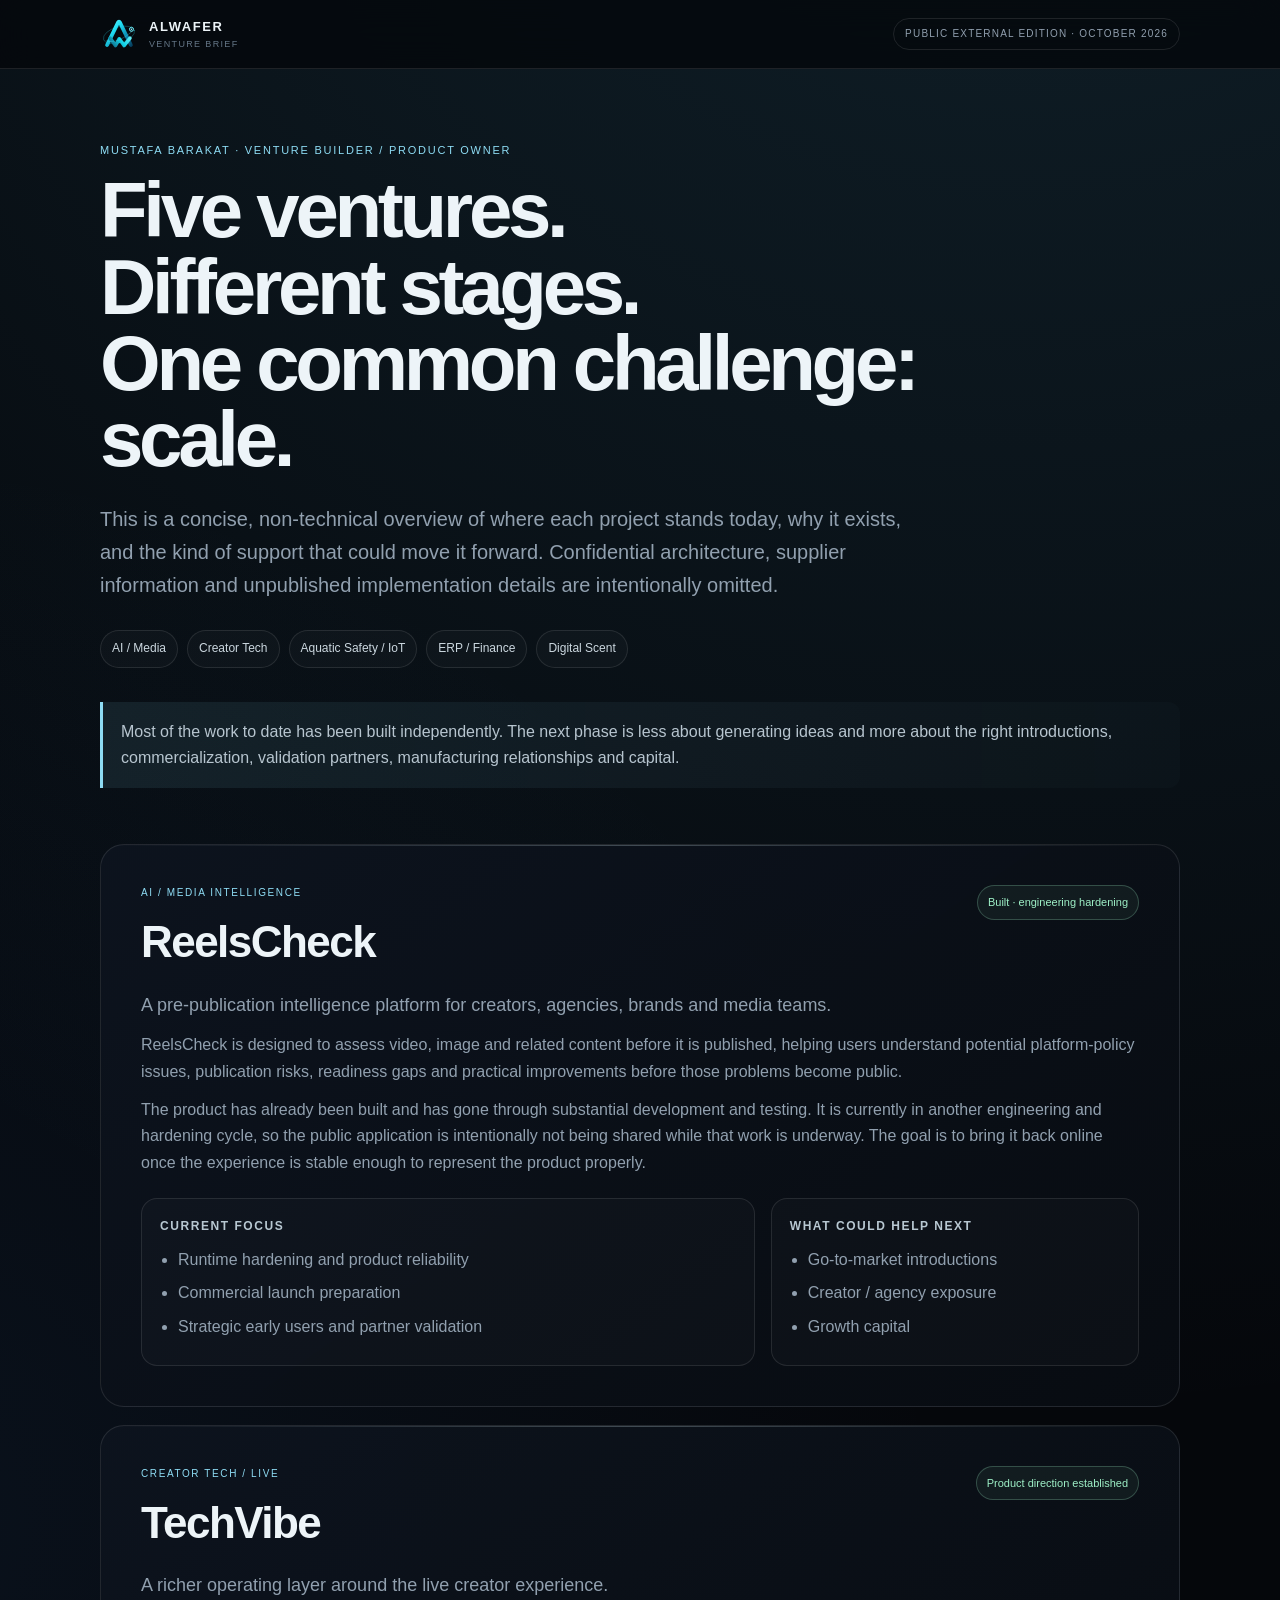
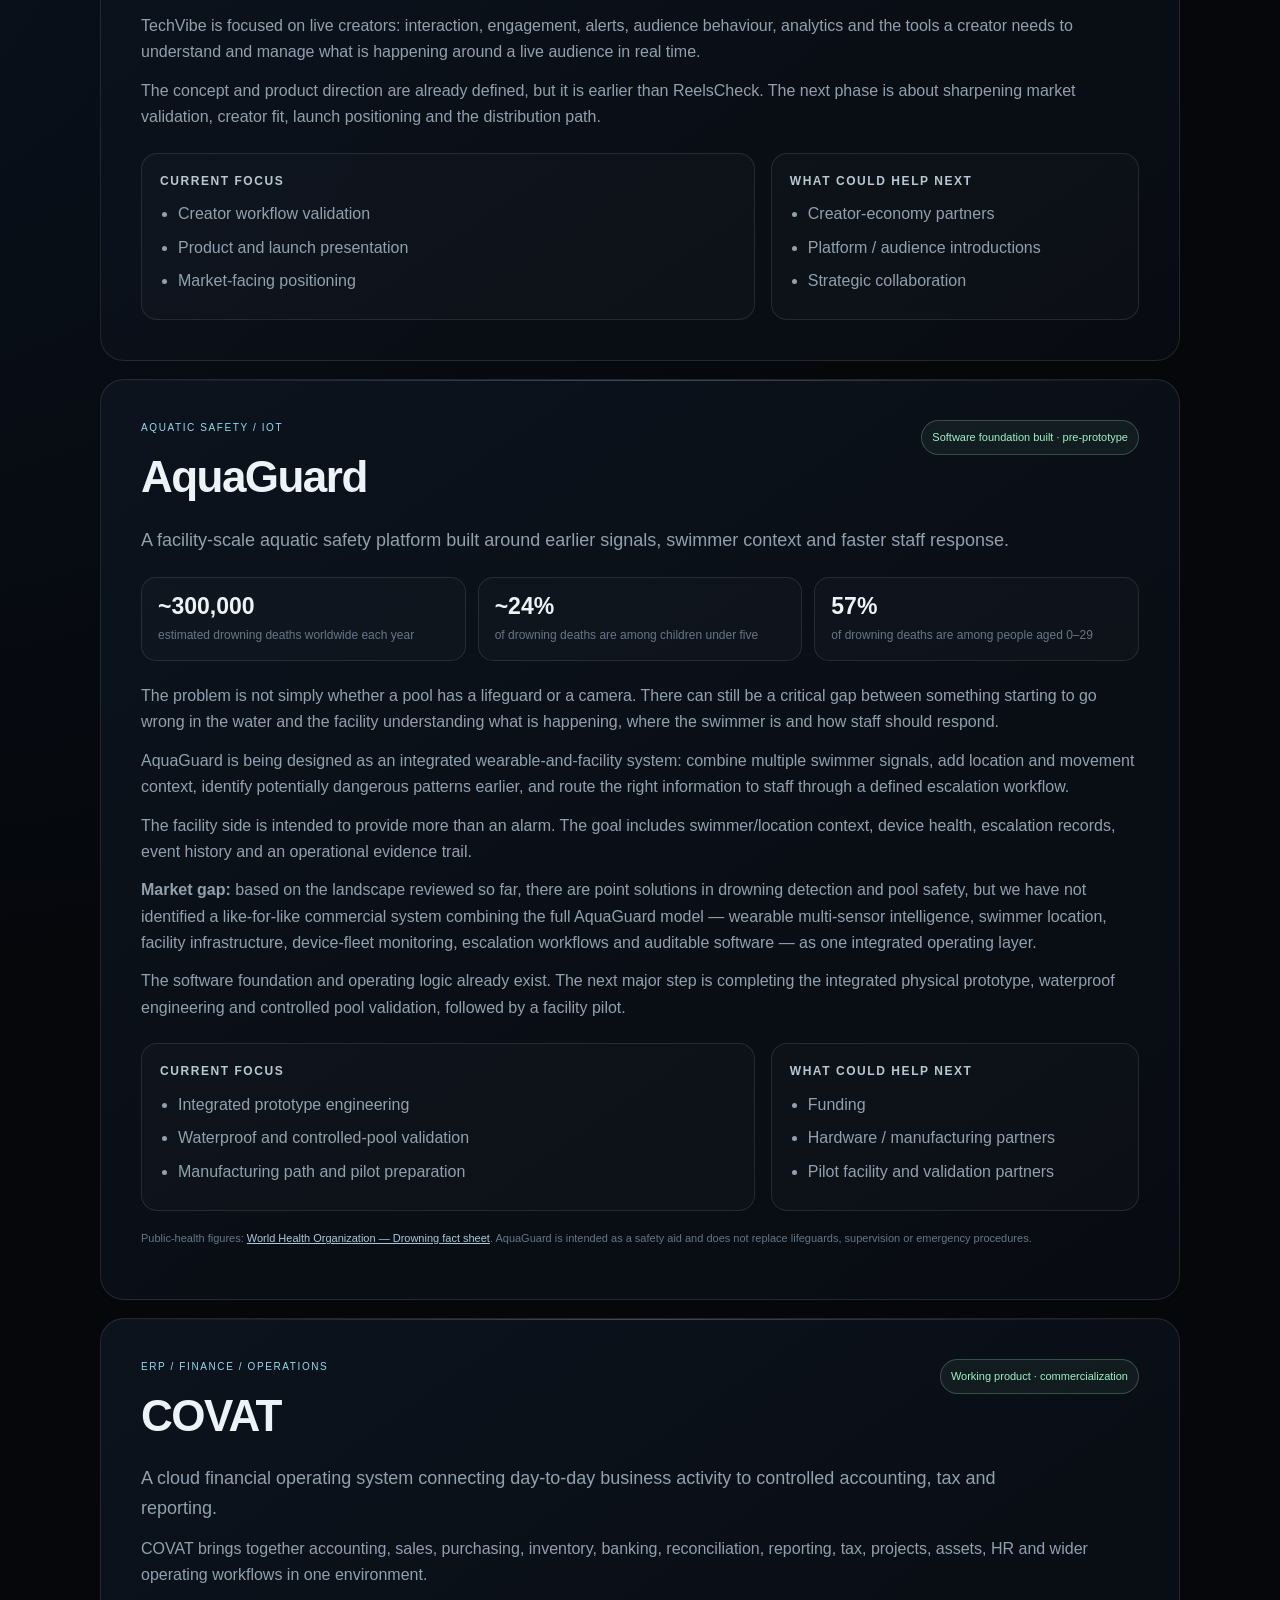
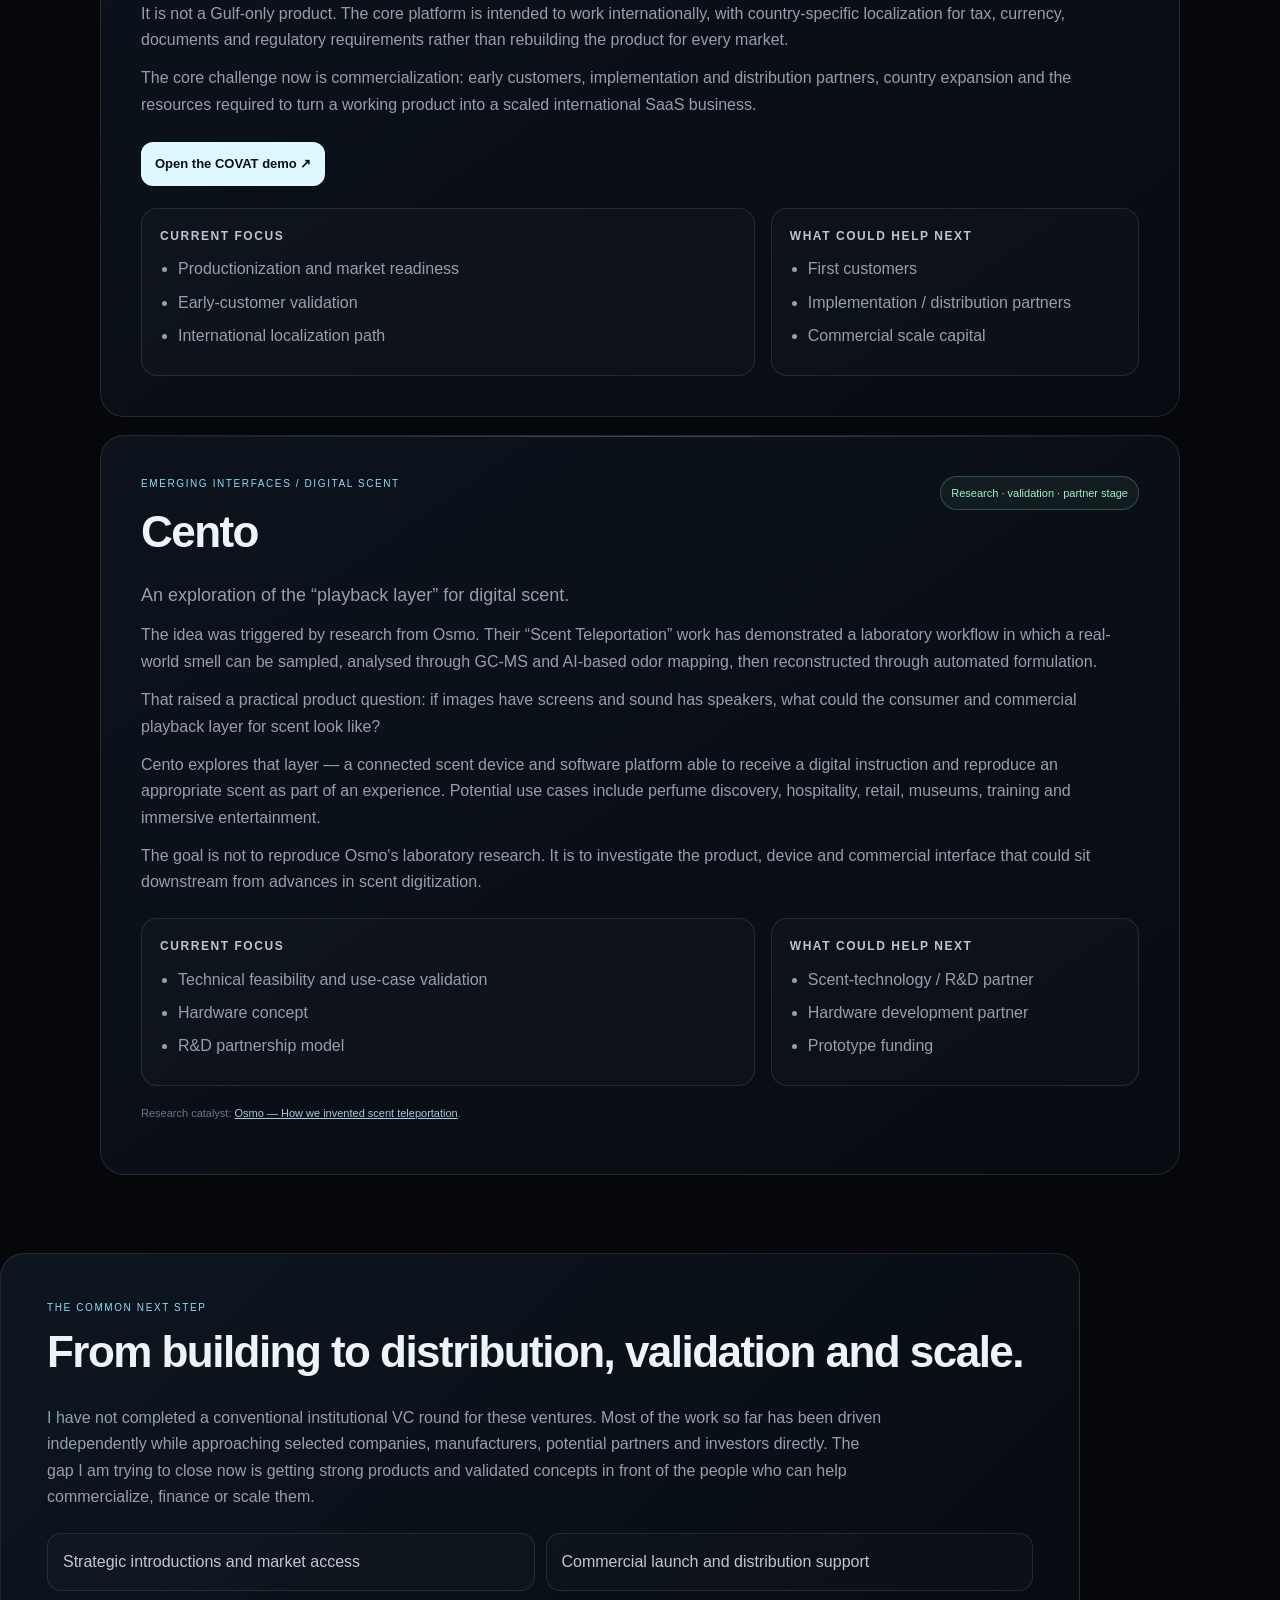
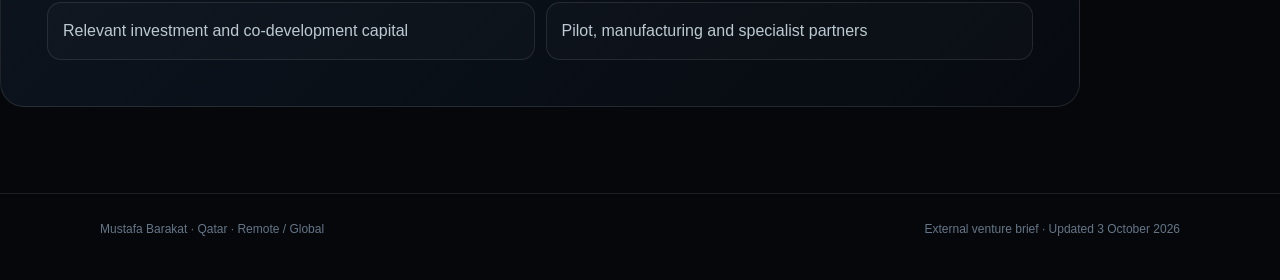
<file: portfolio/venture-brief/index.html>
<!doctype html>
<html lang="en">
<head>
  <meta charset="utf-8">
  <meta name="viewport" content="width=device-width,initial-scale=1,viewport-fit=cover">
  <title>Mustafa Barakat — Venture Brief</title>
  <meta name="description" content="A concise external brief covering ReelsCheck, TechVibe, AquaGuard, COVAT and Cento: current stage, market need and what each project is looking for next.">
  <meta property="og:title" content="Mustafa Barakat — Venture Brief">
  <meta property="og:description" content="Five ventures across AI, creator technology, aquatic safety, ERP and digital scent — current stage and next-step opportunities.">
  <meta property="og:type" content="website">
  <meta property="og:image" content="/assets/alwefer-mark.svg">
  <meta name="theme-color" content="#05070b">
  <link rel="icon" href="/assets/alwefer-mark.svg" type="image/svg+xml">
  <style>
    :root{
      --bg:#05070b;
      --panel:#0a1018;
      --panel2:#0d141e;
      --line:rgba(255,255,255,.10);
      --text:#edf4f8;
      --muted:#91a0af;
      --soft:#657687;
      --accent:#dff8ff;
      --accent2:#8edcf4;
      --good:#9ef0c7;
      --max:1080px;
    }
    *{box-sizing:border-box}
    html{scroll-behavior:smooth}
    body{
      margin:0;
      background:
        radial-gradient(circle at 80% -10%,rgba(80,180,220,.16),transparent 34%),
        radial-gradient(circle at -10% 30%,rgba(50,110,180,.10),transparent 28%),
        var(--bg);
      color:var(--text);
      font-family:Inter,ui-sans-serif,-apple-system,BlinkMacSystemFont,"Segoe UI",Roboto,Arial,sans-serif;
      line-height:1.65;
    }
    a{color:inherit}
    .wrap{width:min(var(--max),calc(100% - 32px));margin:auto}
    .topbar{
      position:sticky;top:0;z-index:20;
      backdrop-filter:blur(18px);
      background:rgba(5,7,11,.78);
      border-bottom:1px solid var(--line);
    }
    .topbar .inner{
      min-height:68px;display:flex;align-items:center;justify-content:space-between;gap:16px
    }
    .brand{display:flex;align-items:center;gap:11px;text-decoration:none}
    .brand img{width:38px;height:38px;object-fit:contain}
    .brand strong{display:block;font-size:13px;letter-spacing:.12em}
    .brand small{display:block;color:var(--soft);font-size:9px;letter-spacing:.15em}
    .badge{
      border:1px solid var(--line);border-radius:999px;padding:7px 11px;
      color:var(--muted);font-size:10px;letter-spacing:.12em;text-transform:uppercase
    }
    .hero{padding:72px 0 34px}
    .eyebrow{
      color:var(--accent2);font-size:11px;letter-spacing:.16em;text-transform:uppercase;
      margin-bottom:13px
    }
    h1{
      margin:0;max-width:830px;
      font-size:clamp(42px,7vw,78px);line-height:.98;letter-spacing:-.055em
    }
    .hero p{
      max-width:820px;margin:25px 0 0;color:var(--muted);
      font-size:clamp(16px,2.2vw,20px)
    }
    .statusrow{
      display:flex;flex-wrap:wrap;gap:9px;margin:28px 0 0
    }
    .pill{
      border:1px solid var(--line);background:rgba(255,255,255,.025);
      padding:8px 11px;border-radius:999px;color:#cbd7df;font-size:12px
    }
    .intro-note{
      margin:34px 0 0;padding:17px 18px;border-left:3px solid var(--accent2);
      background:linear-gradient(90deg,rgba(142,220,244,.09),rgba(142,220,244,.015));
      color:#b7c5cf;border-radius:0 12px 12px 0
    }
    .grid{display:grid;grid-template-columns:1fr;gap:18px;padding:22px 0 72px}
    .card{
      position:relative;overflow:hidden;
      border:1px solid var(--line);border-radius:24px;
      background:linear-gradient(145deg,rgba(13,20,30,.95),rgba(8,12,18,.96));
      padding:clamp(24px,4vw,40px)
    }
    .card:before{
      content:"";position:absolute;inset:0 auto auto 0;width:100%;height:1px;
      background:linear-gradient(90deg,transparent,rgba(223,248,255,.25),transparent)
    }
    .cardhead{display:flex;justify-content:space-between;gap:18px;align-items:flex-start;flex-wrap:wrap}
    .tag{font-size:10px;letter-spacing:.16em;text-transform:uppercase;color:var(--accent2)}
    h2{font-size:clamp(30px,4vw,44px);letter-spacing:-.035em;margin:4px 0 0}
    .stage{
      border:1px solid rgba(158,240,199,.24);color:var(--good);
      background:rgba(158,240,199,.055);border-radius:999px;padding:7px 10px;
      font-size:11px;white-space:nowrap
    }
    .lead{font-size:18px;color:#d8e2e8;max-width:880px;margin:20px 0 8px}
    .card p{color:var(--muted);margin:12px 0}
    .facts{
      display:grid;grid-template-columns:repeat(3,minmax(0,1fr));gap:12px;margin:22px 0
    }
    .fact{
      border:1px solid var(--line);background:rgba(255,255,255,.02);
      border-radius:15px;padding:16px
    }
    .fact strong{display:block;font-size:23px;line-height:1.1;color:var(--text);margin-bottom:7px}
    .fact span{display:block;font-size:12px;color:var(--soft);line-height:1.45}
    .split{display:grid;grid-template-columns:1.25fr .75fr;gap:16px;margin-top:22px}
    .box{
      border:1px solid var(--line);border-radius:16px;padding:18px;
      background:rgba(255,255,255,.018)
    }
    .box h3{font-size:12px;letter-spacing:.13em;text-transform:uppercase;color:#b8c8d2;margin:0 0 10px}
    .box ul{padding-left:18px;margin:0;color:var(--muted)}
    .box li{margin:7px 0}
    .cta{
      display:inline-flex;align-items:center;gap:8px;text-decoration:none;
      margin-top:12px;background:var(--accent);color:#061016;
      padding:11px 14px;border-radius:12px;font-weight:700;font-size:13px
    }
    .source{
      font-size:11px!important;color:var(--soft)!important;margin-top:18px!important
    }
    .source a{color:#a9c9d8}
    .ask{
      margin:6px 0 86px;border:1px solid var(--line);border-radius:24px;
      background:linear-gradient(135deg,rgba(14,23,34,.94),rgba(7,11,17,.98));
      padding:clamp(25px,5vw,46px)
    }
    .ask h2{margin-top:0}
    .askgrid{display:grid;grid-template-columns:repeat(2,minmax(0,1fr));gap:11px;margin-top:22px}
    .askitem{border:1px solid var(--line);border-radius:14px;padding:15px;color:#bcc9d1;background:rgba(255,255,255,.02)}
    footer{border-top:1px solid var(--line);padding:26px 0 40px;color:var(--soft);font-size:12px}
    .foot{display:flex;justify-content:space-between;gap:18px;flex-wrap:wrap}
    @media(max-width:780px){
      .hero{padding-top:52px}
      .facts{grid-template-columns:1fr}
      .split{grid-template-columns:1fr}
      .askgrid{grid-template-columns:1fr}
      .badge{display:none}
      .card{border-radius:20px}
    }
    @media print{
      .topbar{position:static}
      body{background:#fff;color:#111}
      .card,.ask,.fact,.box{background:#fff;border-color:#ddd}
      .hero p,.card p,.box ul,.askitem,.source,footer{color:#444!important}
    }
  </style>
</head>
<body>
  <header class="topbar">
    <div class="wrap inner">
      <a class="brand" href="/portfolio/" aria-label="Alwafer portfolio">
        <img src="/assets/alwefer-mark.svg" alt="">
        <span><strong>ALWAFER</strong><small>VENTURE BRIEF</small></span>
      </a>
      <div class="badge">Public external edition · October 2026</div>
    </div>
  </header>

  <main>
    <section class="wrap hero">
      <div class="eyebrow">Mustafa Barakat · Venture Builder / Product Owner</div>
      <h1>Five ventures.<br>Different stages.<br>One common challenge: scale.</h1>
      <p>This is a concise, non-technical overview of where each project stands today, why it exists, and the kind of support that could move it forward. Confidential architecture, supplier information and unpublished implementation details are intentionally omitted.</p>
      <div class="statusrow">
        <span class="pill">AI / Media</span>
        <span class="pill">Creator Tech</span>
        <span class="pill">Aquatic Safety / IoT</span>
        <span class="pill">ERP / Finance</span>
        <span class="pill">Digital Scent</span>
      </div>
      <div class="intro-note">Most of the work to date has been built independently. The next phase is less about generating ideas and more about the right introductions, commercialization, validation partners, manufacturing relationships and capital.</div>
    </section>

    <section class="wrap grid">
      <article class="card" id="reelscheck">
        <div class="cardhead">
          <div><div class="tag">AI / MEDIA INTELLIGENCE</div><h2>ReelsCheck</h2></div>
          <div class="stage">Built · engineering hardening</div>
        </div>
        <p class="lead">A pre-publication intelligence platform for creators, agencies, brands and media teams.</p>
        <p>ReelsCheck is designed to assess video, image and related content before it is published, helping users understand potential platform-policy issues, publication risks, readiness gaps and practical improvements before those problems become public.</p>
        <p>The product has already been built and has gone through substantial development and testing. It is currently in another engineering and hardening cycle, so the public application is intentionally not being shared while that work is underway. The goal is to bring it back online once the experience is stable enough to represent the product properly.</p>
        <div class="split">
          <div class="box">
            <h3>Current focus</h3>
            <ul><li>Runtime hardening and product reliability</li><li>Commercial launch preparation</li><li>Strategic early users and partner validation</li></ul>
          </div>
          <div class="box">
            <h3>What could help next</h3>
            <ul><li>Go-to-market introductions</li><li>Creator / agency exposure</li><li>Growth capital</li></ul>
          </div>
        </div>
      </article>

      <article class="card" id="techvibe">
        <div class="cardhead">
          <div><div class="tag">CREATOR TECH / LIVE</div><h2>TechVibe</h2></div>
          <div class="stage">Product direction established</div>
        </div>
        <p class="lead">A richer operating layer around the live creator experience.</p>
        <p>TechVibe is focused on live creators: interaction, engagement, alerts, audience behaviour, analytics and the tools a creator needs to understand and manage what is happening around a live audience in real time.</p>
        <p>The concept and product direction are already defined, but it is earlier than ReelsCheck. The next phase is about sharpening market validation, creator fit, launch positioning and the distribution path.</p>
        <div class="split">
          <div class="box">
            <h3>Current focus</h3>
            <ul><li>Creator workflow validation</li><li>Product and launch presentation</li><li>Market-facing positioning</li></ul>
          </div>
          <div class="box">
            <h3>What could help next</h3>
            <ul><li>Creator-economy partners</li><li>Platform / audience introductions</li><li>Strategic collaboration</li></ul>
          </div>
        </div>
      </article>

      <article class="card" id="aquaguard">
        <div class="cardhead">
          <div><div class="tag">AQUATIC SAFETY / IOT</div><h2>AquaGuard</h2></div>
          <div class="stage">Software foundation built · pre-prototype</div>
        </div>
        <p class="lead">A facility-scale aquatic safety platform built around earlier signals, swimmer context and faster staff response.</p>
        <div class="facts">
          <div class="fact"><strong>~300,000</strong><span>estimated drowning deaths worldwide each year</span></div>
          <div class="fact"><strong>~24%</strong><span>of drowning deaths are among children under five</span></div>
          <div class="fact"><strong>57%</strong><span>of drowning deaths are among people aged 0–29</span></div>
        </div>
        <p>The problem is not simply whether a pool has a lifeguard or a camera. There can still be a critical gap between something starting to go wrong in the water and the facility understanding what is happening, where the swimmer is and how staff should respond.</p>
        <p>AquaGuard is being designed as an integrated wearable-and-facility system: combine multiple swimmer signals, add location and movement context, identify potentially dangerous patterns earlier, and route the right information to staff through a defined escalation workflow.</p>
        <p>The facility side is intended to provide more than an alarm. The goal includes swimmer/location context, device health, escalation records, event history and an operational evidence trail.</p>
        <p><strong>Market gap:</strong> based on the landscape reviewed so far, there are point solutions in drowning detection and pool safety, but we have not identified a like-for-like commercial system combining the full AquaGuard model — wearable multi-sensor intelligence, swimmer location, facility infrastructure, device-fleet monitoring, escalation workflows and auditable software — as one integrated operating layer.</p>
        <p>The software foundation and operating logic already exist. The next major step is completing the integrated physical prototype, waterproof engineering and controlled pool validation, followed by a facility pilot.</p>
        <div class="split">
          <div class="box">
            <h3>Current focus</h3>
            <ul><li>Integrated prototype engineering</li><li>Waterproof and controlled-pool validation</li><li>Manufacturing path and pilot preparation</li></ul>
          </div>
          <div class="box">
            <h3>What could help next</h3>
            <ul><li>Funding</li><li>Hardware / manufacturing partners</li><li>Pilot facility and validation partners</li></ul>
          </div>
        </div>
        <p class="source">Public-health figures: <a href="https://www.who.int/news-room/fact-sheets/detail/drowning" target="_blank" rel="noreferrer">World Health Organization — Drowning fact sheet</a>. AquaGuard is intended as a safety aid and does not replace lifeguards, supervision or emergency procedures.</p>
      </article>

      <article class="card" id="covat">
        <div class="cardhead">
          <div><div class="tag">ERP / FINANCE / OPERATIONS</div><h2>COVAT</h2></div>
          <div class="stage">Working product · commercialization</div>
        </div>
        <p class="lead">A cloud financial operating system connecting day-to-day business activity to controlled accounting, tax and reporting.</p>
        <p>COVAT brings together accounting, sales, purchasing, inventory, banking, reconciliation, reporting, tax, projects, assets, HR and wider operating workflows in one environment.</p>
        <p>It is not a Gulf-only product. The core platform is intended to work internationally, with country-specific localization for tax, currency, documents and regulatory requirements rather than rebuilding the product for every market.</p>
        <p>The core challenge now is commercialization: early customers, implementation and distribution partners, country expansion and the resources required to turn a working product into a scaled international SaaS business.</p>
        <a class="cta" href="https://covat.vercel.app" target="_blank" rel="noreferrer">Open the COVAT demo ↗</a>
        <div class="split">
          <div class="box">
            <h3>Current focus</h3>
            <ul><li>Productionization and market readiness</li><li>Early-customer validation</li><li>International localization path</li></ul>
          </div>
          <div class="box">
            <h3>What could help next</h3>
            <ul><li>First customers</li><li>Implementation / distribution partners</li><li>Commercial scale capital</li></ul>
          </div>
        </div>
      </article>

      <article class="card" id="cento">
        <div class="cardhead">
          <div><div class="tag">EMERGING INTERFACES / DIGITAL SCENT</div><h2>Cento</h2></div>
          <div class="stage">Research · validation · partner stage</div>
        </div>
        <p class="lead">An exploration of the “playback layer” for digital scent.</p>
        <p>The idea was triggered by research from Osmo. Their “Scent Teleportation” work has demonstrated a laboratory workflow in which a real-world smell can be sampled, analysed through GC-MS and AI-based odor mapping, then reconstructed through automated formulation.</p>
        <p>That raised a practical product question: if images have screens and sound has speakers, what could the consumer and commercial playback layer for scent look like?</p>
        <p>Cento explores that layer — a connected scent device and software platform able to receive a digital instruction and reproduce an appropriate scent as part of an experience. Potential use cases include perfume discovery, hospitality, retail, museums, training and immersive entertainment.</p>
        <p>The goal is not to reproduce Osmo's laboratory research. It is to investigate the product, device and commercial interface that could sit downstream from advances in scent digitization.</p>
        <div class="split">
          <div class="box">
            <h3>Current focus</h3>
            <ul><li>Technical feasibility and use-case validation</li><li>Hardware concept</li><li>R&D partnership model</li></ul>
          </div>
          <div class="box">
            <h3>What could help next</h3>
            <ul><li>Scent-technology / R&D partner</li><li>Hardware development partner</li><li>Prototype funding</li></ul>
          </div>
        </div>
        <p class="source">Research catalyst: <a href="https://www.osmo.ai/blog/update-scent-teleportation-we-did-it" target="_blank" rel="noreferrer">Osmo — How we invented scent teleportation</a>.</p>
      </article>
    </section>

    <section class="wrap ask">
      <div class="tag">THE COMMON NEXT STEP</div>
      <h2>From building to distribution, validation and scale.</h2>
      <p style="color:var(--muted);max-width:840px">I have not completed a conventional institutional VC round for these ventures. Most of the work so far has been driven independently while approaching selected companies, manufacturers, potential partners and investors directly. The gap I am trying to close now is getting strong products and validated concepts in front of the people who can help commercialize, finance or scale them.</p>
      <div class="askgrid">
        <div class="askitem">Strategic introductions and market access</div>
        <div class="askitem">Commercial launch and distribution support</div>
        <div class="askitem">Relevant investment and co-development capital</div>
        <div class="askitem">Pilot, manufacturing and specialist partners</div>
      </div>
    </section>
  </main>

  <footer>
    <div class="wrap foot">
      <span>Mustafa Barakat · Qatar · Remote / Global</span>
      <span>External venture brief · Updated 3 October 2026</span>
    </div>
  </footer>
</body>
</html>
</file>
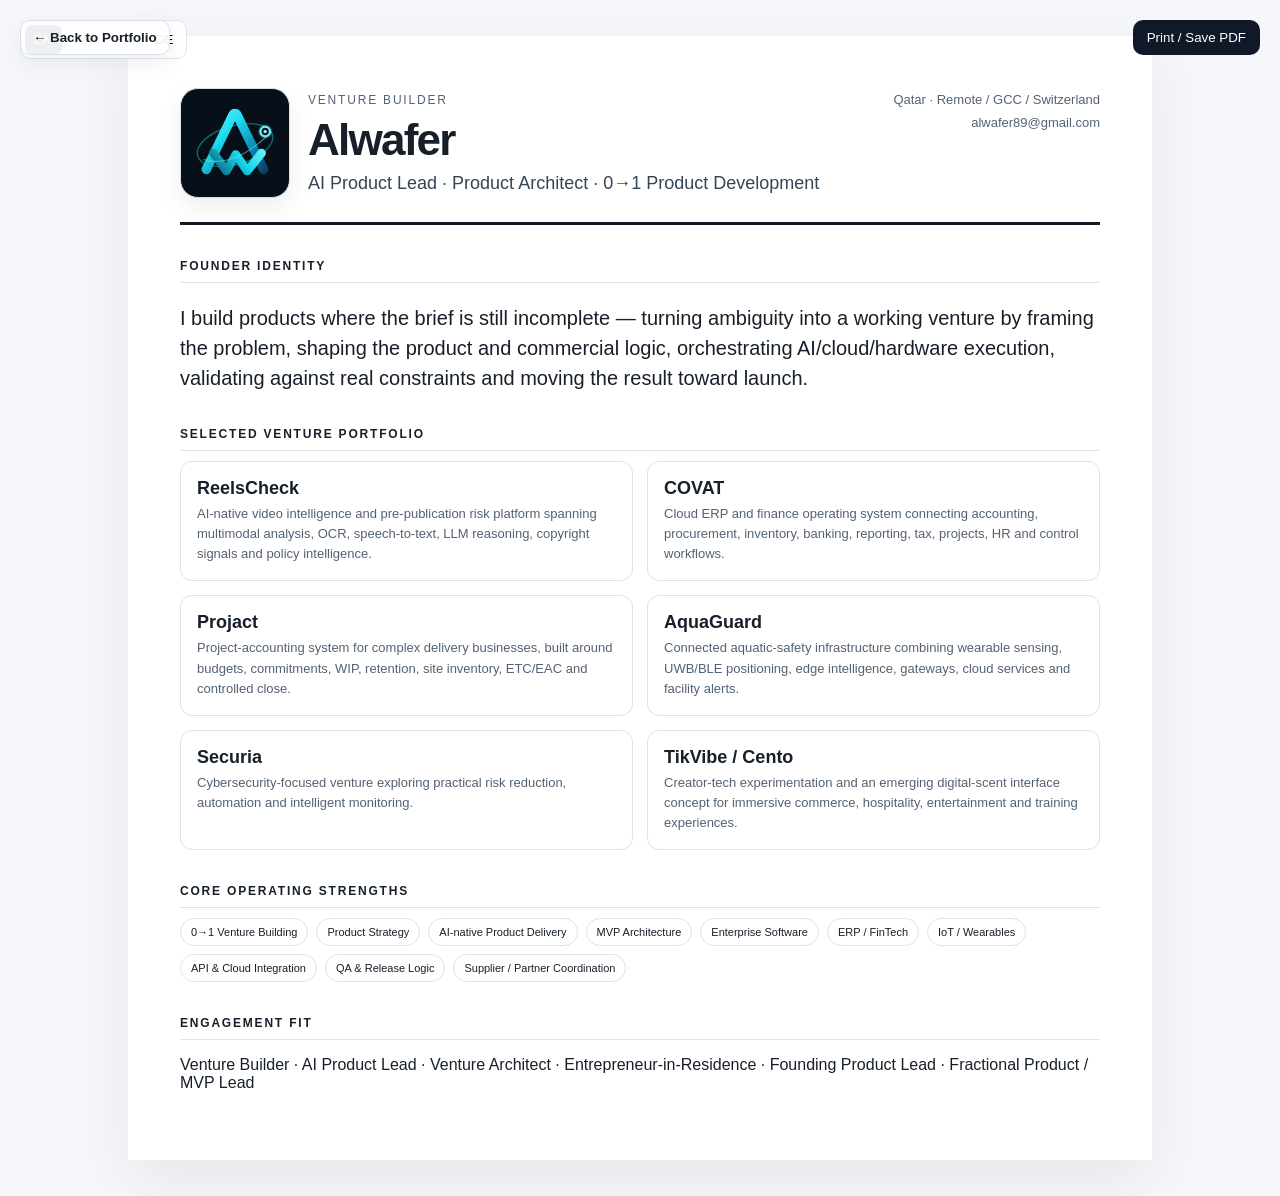
<file: portfolio/cv.html>
<!doctype html><html><head><meta charset="utf-8"><meta name="viewport" content="width=device-width,initial-scale=1"><link rel="icon" href="/assets/alwefer-mark.svg" type="image/svg+xml"><title>Alwafer — Venture Builder CV</title><style>body{font-family:Inter,Arial,sans-serif;background:#f5f7fa;color:#17202a;margin:0}.page{max-width:920px;margin:36px auto;background:white;padding:52px;box-shadow:0 20px 60px #00000012}.top{display:flex;justify-content:space-between;gap:30px;border-bottom:3px solid #111827;padding-bottom:24px}.idblock{display:flex;gap:18px;align-items:center}.cvphoto{width:92px;height:92px;object-fit:contain;padding:8px;border-radius:18px;border:1px solid #d7e3ea;background:#071018;box-shadow:0 10px 24px #00000012}.k{font-size:12px;letter-spacing:.15em;color:#536273;text-transform:uppercase}.name{font-size:44px;font-weight:800;letter-spacing:-.04em;margin:8px 0}.title{font-size:18px;color:#344556}.contact{text-align:right;font-size:13px;line-height:1.8;color:#536273}.section{margin-top:34px}.section h2{font-size:12px;letter-spacing:.15em;text-transform:uppercase;border-bottom:1px solid #dce3ea;padding-bottom:9px}.lead{font-size:20px;line-height:1.5}.ventures{display:grid;grid-template-columns:1fr 1fr;gap:14px}.v{border:1px solid #dce3ea;border-radius:12px;padding:16px}.v h3{margin:0 0 5px;font-size:18px}.v p{margin:0;color:#536273;font-size:13px;line-height:1.55}.skills{display:flex;flex-wrap:wrap;gap:8px}.skills span{border:1px solid #dce3ea;border-radius:999px;padding:7px 10px;font-size:11px}.actions{position:fixed;right:20px;top:20px}.actions button{padding:10px 14px;border:0;border-radius:10px;background:#111827;color:white;cursor:pointer}@media print{body{background:white}.page{box-shadow:none;margin:0;max-width:none}.actions{display:none}}@media(max-width:720px){.page{margin:0;padding:28px}.top,.ventures{display:block}.idblock{align-items:flex-start}.cvphoto{width:78px;height:78px}.contact{text-align:left;margin-top:18px}.v{margin-bottom:10px}}html[dir="rtl"] body{font-family:"Noto Sans Arabic",Inter,Arial,sans-serif}html[dir="rtl"] .contact{text-align:left}.lang{position:fixed;left:20px;top:20px;display:flex;gap:4px;padding:4px;background:#fff;border:1px solid #dce3ea;border-radius:10px;z-index:10}.lang button{border:0;background:transparent;padding:7px 9px;border-radius:7px;cursor:pointer}.lang button.active{background:#111827;color:#fff}@media print{.lang{display:none}}.backnav{position:fixed;left:20px;top:20px;z-index:20}.backnav button{border:1px solid #d7e0e8;background:#ffffffee;color:#17202a;padding:9px 12px;border-radius:10px;cursor:pointer;font-weight:600;box-shadow:0 8px 24px #00000010}.backnav button:hover{border-color:#7aa8bd}@media print{.backnav{display:none}}html[dir="rtl"] .backnav{left:auto;right:20px}</style><link href="https://fonts.googleapis.com/css2?family=Noto+Sans+Arabic:wght@400;500;600;700;800&display=swap" rel="stylesheet"></head><body><div class="backnav"><button type="button" onclick="goPortfolioBack()">← Back to Portfolio</button></div><div class="lang"><button data-l="en" class="active">EN</button><button data-l="ar">AR</button><button data-l="fr">FR</button><button data-l="de">DE</button></div><div class="actions"><button onclick="print()">Print / Save PDF</button></div><main class="page"><div class="top"><div class="idblock"><img class="cvphoto" src="/assets/alwefer-mark.svg" alt="Alwafer logo"><div><div class="k">Venture Builder</div><div class="name">Alwafer</div><div class="title">AI Product Lead · Product Architect · 0→1 Product Development</div></div></div><div class="contact">Qatar · Remote / GCC / Switzerland<br>alwafer89@gmail.com<br></div></div><section class="section"><h2>Founder identity</h2><p class="lead">I build products where the brief is still incomplete — turning ambiguity into a working venture by framing the problem, shaping the product and commercial logic, orchestrating AI/cloud/hardware execution, validating against real constraints and moving the result toward launch.</p></section><section class="section"><h2>Selected venture portfolio</h2><div class="ventures"><div class="v"><h3>ReelsCheck</h3><p>AI-native video intelligence and pre-publication risk platform spanning multimodal analysis, OCR, speech-to-text, LLM reasoning, copyright signals and policy intelligence.</p></div><div class="v"><h3>COVAT</h3><p>Cloud ERP and finance operating system connecting accounting, procurement, inventory, banking, reporting, tax, projects, HR and control workflows.</p></div><div class="v"><h3>Projact</h3><p>Project-accounting system for complex delivery businesses, built around budgets, commitments, WIP, retention, site inventory, ETC/EAC and controlled close.</p></div><div class="v"><h3>AquaGuard</h3><p>Connected aquatic-safety infrastructure combining wearable sensing, UWB/BLE positioning, edge intelligence, gateways, cloud services and facility alerts.</p></div><div class="v"><h3>Securia</h3><p>Cybersecurity-focused venture exploring practical risk reduction, automation and intelligent monitoring.</p></div><div class="v"><h3>TikVibe / Cento</h3><p>Creator-tech experimentation and an emerging digital-scent interface concept for immersive commerce, hospitality, entertainment and training experiences.</p></div></div></section><section class="section"><h2>Core operating strengths</h2><div class="skills"><span>0→1 Venture Building</span><span>Product Strategy</span><span>AI-native Product Delivery</span><span>MVP Architecture</span><span>Enterprise Software</span><span>ERP / FinTech</span><span>IoT / Wearables</span><span>API & Cloud Integration</span><span>QA & Release Logic</span><span>Supplier / Partner Coordination</span></div></section><section class="section"><h2>Engagement fit</h2><p>Venture Builder · AI Product Lead · Venture Architect · Entrepreneur-in-Residence · Founding Product Lead · Fractional Product / MVP Lead</p></section></main><script>
const T={
ar:{"← Back to Portfolio":"← رجوع إلى البورتفوليو",
"Print / Save PDF":"طباعة / حفظ PDF","Venture Builder":"باني مشاريع","AI Product Lead · Product Architect · 0→1 Product Development":"قائد منتجات ذكاء اصطناعي · مهندس منتجات · تطوير منتجات 0→1","Qatar · Remote / GCC / Switzerland":"قطر · عن بُعد / الخليج / سويسرا","Founder identity":"الهوية المهنية","I build products where the brief is still incomplete — turning ambiguity into a working venture by framing the problem, shaping the product and commercial logic, orchestrating AI/cloud/hardware execution, validating against real constraints and moving the result toward launch.":"أبني المنتجات عندما لا تزال الفكرة غير مكتملة — أحوّل الغموض إلى مشروع يعمل عبر صياغة المشكلة وتشكيل المنتج والمنطق التجاري وتنسيق تنفيذ الذكاء الاصطناعي/السحابة/العتاد والتحقق أمام قيود حقيقية ودفع النتيجة نحو الإطلاق.","Selected venture portfolio":"محفظة المشاريع المختارة","AI-native video intelligence and pre-publication risk platform spanning multimodal analysis, OCR, speech-to-text, LLM reasoning, copyright signals and policy intelligence.":"منصة ذكاء فيديو أصيلة بالذكاء الاصطناعي ومخاطر ما قبل النشر تشمل التحليل متعدد الوسائط وOCR وتحويل الكلام إلى نص واستدلال نماذج اللغة وإشارات حقوق النشر وذكاء السياسات.","Cloud ERP and finance operating system connecting accounting, procurement, inventory, banking, reporting, tax, projects, HR and control workflows.":"نظام ERP مالي وسحابي يربط المحاسبة والمشتريات والمخزون والبنوك والتقارير والضرائب والمشاريع والموارد البشرية وسير الضبط.","Project-accounting system for complex delivery businesses, built around budgets, commitments, WIP, retention, site inventory, ETC/EAC and controlled close.":"نظام محاسبة مشاريع لأعمال التنفيذ المعقدة، مبني حول الميزانيات والالتزامات والعمل قيد التنفيذ والاحتجاز ومخزون الموقع وETC/EAC والإقفال المنضبط.","Connected aquatic-safety infrastructure combining wearable sensing, UWB/BLE positioning, edge intelligence, gateways, cloud services and facility alerts.":"بنية سلامة مائية متصلة تجمع الاستشعار القابل للارتداء وتموضع UWB/BLE والذكاء الطرفي والبوابات والخدمات السحابية وتنبيهات المنشأة.","Cybersecurity-focused venture exploring practical risk reduction, automation and intelligent monitoring.":"مشروع يركز على الأمن السيبراني ويستكشف تقليل المخاطر عملياً والأتمتة والمراقبة الذكية.","Creator-tech experimentation and an emerging digital-scent interface concept for immersive commerce, hospitality, entertainment and training experiences.":"تجارب تقنية للمبدعين ومفهوم واجهة رائحة رقمية ناشئة لتجارب غامرة في التجارة والضيافة والترفيه والتدريب.","Core operating strengths":"نقاط القوة التشغيلية","0→1 Venture Building":"بناء مشاريع 0→1","Product Strategy":"استراتيجية المنتج","AI-native Product Delivery":"تنفيذ منتجات أصيلة بالذكاء الاصطناعي","MVP Architecture":"هندسة MVP","Enterprise Software":"برمجيات المؤسسات","ERP / FinTech":"ERP / التقنية المالية","IoT / Wearables":"إنترنت الأشياء / أجهزة قابلة للارتداء","API & Cloud Integration":"تكامل API والسحابة","QA & Release Logic":"منطق الجودة والإصدار","Supplier / Partner Coordination":"تنسيق الموردين / الشركاء","Engagement fit":"الأدوار المناسبة","Venture Builder · AI Product Lead · Venture Architect · Entrepreneur-in-Residence · Founding Product Lead · Fractional Product / MVP Lead":"باني مشاريع · قائد منتجات ذكاء اصطناعي · مهندس مشاريع · رائد أعمال مقيم · قائد منتج تأسيسي · قائد منتج/MVP جزئي"},
fr:{"← Back to Portfolio":"← Retour au portfolio",
"Print / Save PDF":"Imprimer / Enregistrer en PDF","Venture Builder":"Venture Builder","AI Product Lead · Product Architect · 0→1 Product Development":"Responsable Produit IA · Architecte Produit · Développement 0→1","Qatar · Remote / GCC / Switzerland":"Qatar · Remote / GCC / Suisse","Founder identity":"Identité de builder","I build products where the brief is still incomplete — turning ambiguity into a working venture by framing the problem, shaping the product and commercial logic, orchestrating AI/cloud/hardware execution, validating against real constraints and moving the result toward launch.":"Je construis des produits lorsque le brief reste incomplet — en transformant l’ambiguïté en venture opérationnelle par le cadrage du problème, la conception du produit et de la logique commerciale, l’orchestration IA/cloud/hardware, la validation face à de vraies contraintes et la préparation au lancement.","Selected venture portfolio":"Portefeuille de ventures sélectionnées","AI-native video intelligence and pre-publication risk platform spanning multimodal analysis, OCR, speech-to-text, LLM reasoning, copyright signals and policy intelligence.":"Plateforme d’intelligence vidéo native IA et de risque pré-publication couvrant analyse multimodale, OCR, speech-to-text, raisonnement LLM, signaux de copyright et intelligence des politiques.","Cloud ERP and finance operating system connecting accounting, procurement, inventory, banking, reporting, tax, projects, HR and control workflows.":"ERP cloud et système d’exploitation financier reliant comptabilité, achats, stocks, banque, reporting, fiscalité, projets, RH et workflows de contrôle.","Project-accounting system for complex delivery businesses, built around budgets, commitments, WIP, retention, site inventory, ETC/EAC and controlled close.":"Système de comptabilité de projet pour activités d’exécution complexes, centré sur budgets, engagements, WIP, retenues, stocks chantier, ETC/EAC et clôture contrôlée.","Connected aquatic-safety infrastructure combining wearable sensing, UWB/BLE positioning, edge intelligence, gateways, cloud services and facility alerts.":"Infrastructure connectée de sécurité aquatique combinant capteurs portables, positionnement UWB/BLE, intelligence edge, passerelles, cloud et alertes d’installation.","Cybersecurity-focused venture exploring practical risk reduction, automation and intelligent monitoring.":"Venture cybersécurité explorant la réduction pratique des risques, l’automatisation et le monitoring intelligent.","Creator-tech experimentation and an emerging digital-scent interface concept for immersive commerce, hospitality, entertainment and training experiences.":"Expérimentation creator-tech et concept d’interface olfactive numérique émergente pour le commerce immersif, l’hospitalité, le divertissement et la formation.","Core operating strengths":"Forces opérationnelles","0→1 Venture Building":"Venture Building 0→1","Product Strategy":"Stratégie Produit","AI-native Product Delivery":"Delivery Produit Natif IA","MVP Architecture":"Architecture MVP","Enterprise Software":"Logiciels d’entreprise","ERP / FinTech":"ERP / FinTech","IoT / Wearables":"IoT / Wearables","API & Cloud Integration":"Intégration API & Cloud","QA & Release Logic":"QA & logique de release","Supplier / Partner Coordination":"Coordination fournisseurs / partenaires","Engagement fit":"Types de collaboration","Venture Builder · AI Product Lead · Venture Architect · Entrepreneur-in-Residence · Founding Product Lead · Fractional Product / MVP Lead":"Venture Builder · Responsable Produit IA · Venture Architect · Entrepreneur-in-Residence · Founding Product Lead · Fractional Product / MVP Lead"},
de:{"← Back to Portfolio":"← Zurück zum Portfolio",
"Print / Save PDF":"Drucken / Als PDF speichern","Venture Builder":"Venture Builder","AI Product Lead · Product Architect · 0→1 Product Development":"AI Product Lead · Product Architect · 0→1 Produktentwicklung","Qatar · Remote / GCC / Switzerland":"Qatar · Remote / GCC / Schweiz","Founder identity":"Builder-Identität","I build products where the brief is still incomplete — turning ambiguity into a working venture by framing the problem, shaping the product and commercial logic, orchestrating AI/cloud/hardware execution, validating against real constraints and moving the result toward launch.":"Ich baue Produkte, wenn das Briefing noch unvollständig ist — indem ich Unklarheit durch Problemrahmung, Produkt- und Geschäftslogik, KI-/Cloud-/Hardware-Orchestrierung, Validierung unter realen Bedingungen und Launch-Vorbereitung in ein funktionierendes Venture verwandle.","Selected venture portfolio":"Ausgewähltes Venture-Portfolio","AI-native video intelligence and pre-publication risk platform spanning multimodal analysis, OCR, speech-to-text, LLM reasoning, copyright signals and policy intelligence.":"KI-native Video-Intelligence- und Pre-Publication-Risk-Plattform mit multimodaler Analyse, OCR, Speech-to-Text, LLM-Reasoning, Copyright-Signalen und Policy Intelligence.","Cloud ERP and finance operating system connecting accounting, procurement, inventory, banking, reporting, tax, projects, HR and control workflows.":"Cloud-ERP und Finanzbetriebssystem, das Buchhaltung, Einkauf, Lager, Banking, Reporting, Steuern, Projekte, HR und Kontrollworkflows verbindet.","Project-accounting system for complex delivery businesses, built around budgets, commitments, WIP, retention, site inventory, ETC/EAC and controlled close.":"Projektbuchhaltungssystem für komplexe Ausführungsunternehmen, aufgebaut auf Budgets, Commitments, WIP, Retention, Baustellenbestand, ETC/EAC und kontrolliertem Abschluss.","Connected aquatic-safety infrastructure combining wearable sensing, UWB/BLE positioning, edge intelligence, gateways, cloud services and facility alerts.":"Vernetzte Wassersicherheitsinfrastruktur aus Wearable-Sensorik, UWB/BLE-Positionierung, Edge Intelligence, Gateways, Cloud Services und Anlagenalarmen.","Cybersecurity-focused venture exploring practical risk reduction, automation and intelligent monitoring.":"Cybersecurity-Venture mit Fokus auf praktische Risikoreduktion, Automatisierung und intelligentes Monitoring.","Creator-tech experimentation and an emerging digital-scent interface concept for immersive commerce, hospitality, entertainment and training experiences.":"Creator-Tech-Experimente und ein neues Digital-Scent-Interface-Konzept für immersive Commerce-, Hospitality-, Entertainment- und Trainingserlebnisse.","Core operating strengths":"Kernkompetenzen","0→1 Venture Building":"0→1 Venture Building","Product Strategy":"Produktstrategie","AI-native Product Delivery":"KI-native Produktumsetzung","MVP Architecture":"MVP-Architektur","Enterprise Software":"Enterprise Software","ERP / FinTech":"ERP / FinTech","IoT / Wearables":"IoT / Wearables","API & Cloud Integration":"API- & Cloud-Integration","QA & Release Logic":"QA & Release-Logik","Supplier / Partner Coordination":"Lieferanten- / Partnerkoordination","Engagement fit":"Passende Mandate","Venture Builder · AI Product Lead · Venture Architect · Entrepreneur-in-Residence · Founding Product Lead · Fractional Product / MVP Lead":"Venture Builder · AI Product Lead · Venture Architect · Entrepreneur-in-Residence · Founding Product Lead · Fractional Product / MVP Lead"}
};
const base=new WeakMap();function tr(lang){document.documentElement.lang=lang;document.documentElement.dir=lang==="ar"?"rtl":"ltr";const w=document.createTreeWalker(document.body,NodeFilter.SHOW_TEXT);let n,a=[];while(n=w.nextNode())if(n.nodeValue.trim()&&n.parentNode.tagName!=="SCRIPT"&&n.parentNode.tagName!=="STYLE")a.push(n);a.forEach(x=>{if(!base.has(x))base.set(x,x.nodeValue);const b=base.get(x),s=b.trim(),p=b.slice(0,b.indexOf(s)),q=b.slice(b.indexOf(s)+s.length);x.nodeValue=p+((T[lang]&&T[lang][s])||s)+q});document.querySelectorAll(".lang button").forEach(b=>b.classList.toggle("active",b.dataset.l===lang));try{localStorage.setItem("portfolioLang",lang)}catch(e){}}
document.querySelectorAll(".lang button").forEach(b=>b.onclick=()=>tr(b.dataset.l));let l=new URLSearchParams(location.search).get("lang");try{l=l||localStorage.getItem("portfolioLang")}catch(e){}tr(["ar","fr","de"].includes(l)?l:"en");
</script><script>function goPortfolioBack(){var lang=new URLSearchParams(location.search).get("lang");var target="/portfolio/"+(lang?"?lang="+encodeURIComponent(lang):"");if(document.referrer&&document.referrer.indexOf("/portfolio/")>-1){history.back()}else{location.href=target}}</script></body></html>
</file>
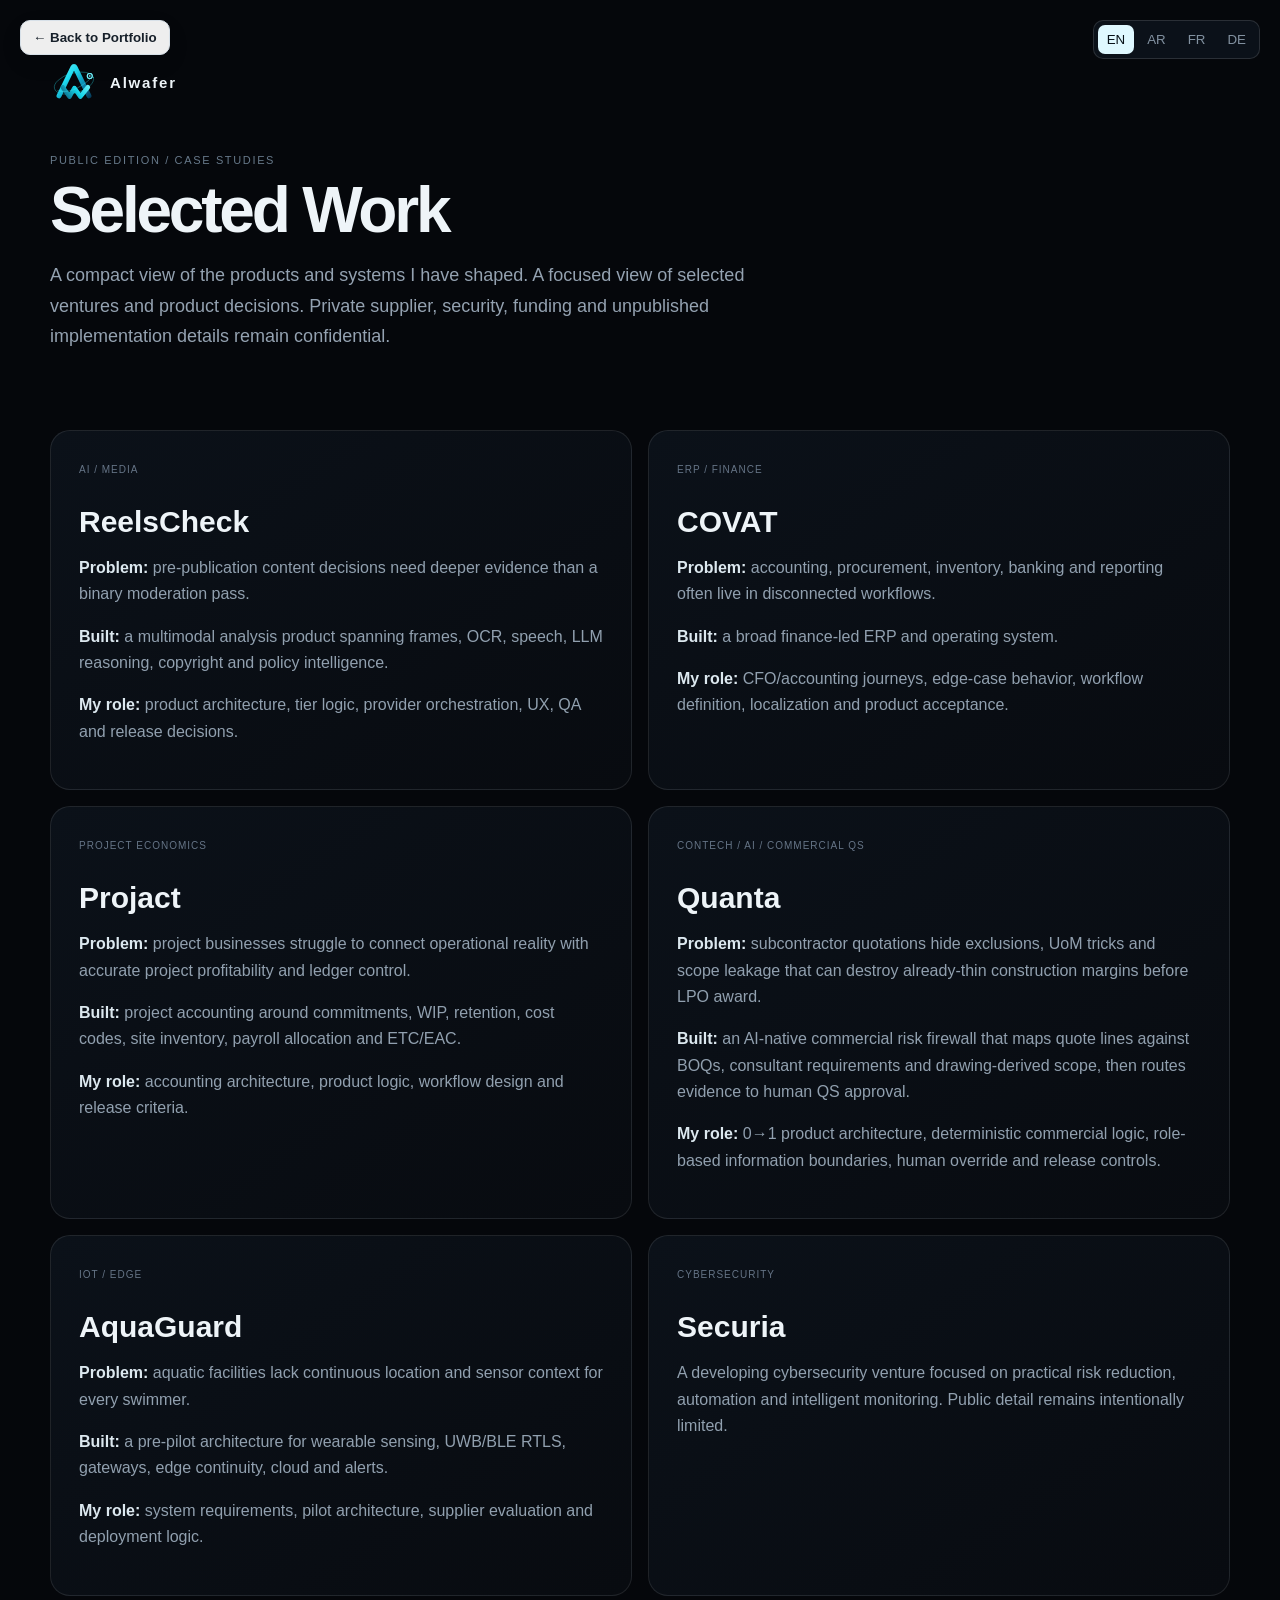
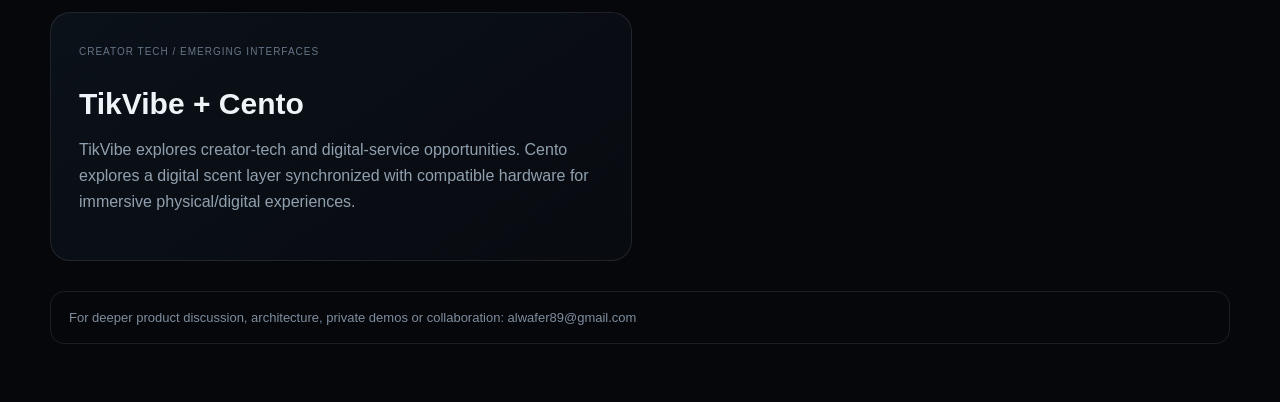
<file: portfolio/selected-ventures.html>
<!doctype html><html><head><meta charset="utf-8"><meta name="viewport" content="width=device-width,initial-scale=1"><link rel="icon" href="/assets/alwefer-mark.svg" type="image/svg+xml"><title>Alwafer — Selected Work</title><style>body{margin:0;background:#05070b;color:#eef4f8;font-family:Inter,Arial,sans-serif}.w{max-width:1180px;margin:auto;padding:58px 28px}.brandbar{display:flex;align-items:center;gap:12px;margin-bottom:18px}.brandbar img{width:48px;height:48px;object-fit:contain}.brandbar strong{font-size:15px;letter-spacing:.12em}.k{font-size:11px;letter-spacing:.15em;color:#67798a;text-transform:uppercase}.hero{padding:30px 0 60px}.hero h1{font-size:64px;letter-spacing:-.05em;line-height:1;margin:12px 0}.hero p{max-width:760px;color:#94a2b1;line-height:1.7;font-size:18px}.grid{display:grid;grid-template-columns:repeat(2,1fr);gap:16px}.c{border:1px solid #ffffff18;border-radius:20px;padding:28px;background:linear-gradient(145deg,#0b1119,#080b10)}.c span{font-size:10px;color:#657486;letter-spacing:.1em}.c h2{font-size:30px;margin:28px 0 8px}.c p{color:#91a0af;line-height:1.65}.c strong{color:#dce8ef}.note{margin-top:30px;border:1px solid #ffffff18;padding:18px;border-radius:14px;color:#7f8d9d;font-size:13px}@media(max-width:700px){.grid{grid-template-columns:1fr}.hero h1{font-size:46px}}html[dir="rtl"] body{font-family:"Noto Sans Arabic",Inter,Arial,sans-serif}.lang{position:fixed;right:20px;top:20px;display:flex;gap:4px;padding:4px;background:#0b1119;border:1px solid #ffffff20;border-radius:10px;z-index:10}.lang button{border:0;background:transparent;color:#8291a0;padding:7px 9px;border-radius:7px;cursor:pointer}.lang button.active{background:#dff8ff;color:#071017}.backnav{position:fixed;left:20px;top:20px;z-index:20}.backnav button{border:1px solid #d7e0e8;background:#ffffffee;color:#17202a;padding:9px 12px;border-radius:10px;cursor:pointer;font-weight:600;box-shadow:0 8px 24px #00000010}.backnav button:hover{border-color:#7aa8bd}@media print{.backnav{display:none}}html[dir="rtl"] .backnav{left:auto;right:20px}</style><link href="https://fonts.googleapis.com/css2?family=Noto+Sans+Arabic:wght@400;500;600;700;800&display=swap" rel="stylesheet"></head><body><div class="backnav"><button type="button" onclick="goPortfolioBack()">← Back to Portfolio</button></div><div class="lang"><button data-l="en" class="active">EN</button><button data-l="ar">AR</button><button data-l="fr">FR</button><button data-l="de">DE</button></div><main class="w"><div class="brandbar"><img src="/assets/alwefer-mark.svg" alt="Alwafer logo"><strong>Alwafer</strong></div><div class="hero"><div class="k">PUBLIC EDITION / CASE STUDIES</div><h1>Selected Work</h1><p>A compact view of the products and systems I have shaped. A focused view of selected ventures and product decisions. Private supplier, security, funding and unpublished implementation details remain confidential.</p></div><div class="grid"><section class="c"><span>AI / MEDIA</span><h2>ReelsCheck</h2><p><strong>Problem:</strong> pre-publication content decisions need deeper evidence than a binary moderation pass.</p><p><strong>Built:</strong> a multimodal analysis product spanning frames, OCR, speech, LLM reasoning, copyright and policy intelligence.</p><p><strong>My role:</strong> product architecture, tier logic, provider orchestration, UX, QA and release decisions.</p></section><section class="c"><span>ERP / FINANCE</span><h2>COVAT</h2><p><strong>Problem:</strong> accounting, procurement, inventory, banking and reporting often live in disconnected workflows.</p><p><strong>Built:</strong> a broad finance-led ERP and operating system.</p><p><strong>My role:</strong> CFO/accounting journeys, edge-case behavior, workflow definition, localization and product acceptance.</p></section><section class="c"><span>PROJECT ECONOMICS</span><h2>Projact</h2><p><strong>Problem:</strong> project businesses struggle to connect operational reality with accurate project profitability and ledger control.</p><p><strong>Built:</strong> project accounting around commitments, WIP, retention, cost codes, site inventory, payroll allocation and ETC/EAC.</p><p><strong>My role:</strong> accounting architecture, product logic, workflow design and release criteria.</p></section><section class="c"><span>CONTECH / AI / COMMERCIAL QS</span><h2>Quanta</h2><p><strong>Problem:</strong> subcontractor quotations hide exclusions, UoM tricks and scope leakage that can destroy already-thin construction margins before LPO award.</p><p><strong>Built:</strong> an AI-native commercial risk firewall that maps quote lines against BOQs, consultant requirements and drawing-derived scope, then routes evidence to human QS approval.</p><p><strong>My role:</strong> 0→1 product architecture, deterministic commercial logic, role-based information boundaries, human override and release controls.</p></section><section class="c"><span>IOT / EDGE</span><h2>AquaGuard</h2><p><strong>Problem:</strong> aquatic facilities lack continuous location and sensor context for every swimmer.</p><p><strong>Built:</strong> a pre-pilot architecture for wearable sensing, UWB/BLE RTLS, gateways, edge continuity, cloud and alerts.</p><p><strong>My role:</strong> system requirements, pilot architecture, supplier evaluation and deployment logic.</p></section><section class="c"><span>CYBERSECURITY</span><h2>Securia</h2><p>A developing cybersecurity venture focused on practical risk reduction, automation and intelligent monitoring. Public detail remains intentionally limited.</p></section><section class="c"><span>CREATOR TECH / EMERGING INTERFACES</span><h2>TikVibe + Cento</h2><p>TikVibe explores creator-tech and digital-service opportunities. Cento explores a digital scent layer synchronized with compatible hardware for immersive physical/digital experiences.</p></section></div><div class="note">For deeper product discussion, architecture, private demos or collaboration: alwafer89@gmail.com</div></main><script>
const T={
ar:{"← Back to Portfolio":"← رجوع إلى البورتفوليو",
"PUBLIC EDITION / CASE STUDIES":"نسخة عامة / دراسات حالة","Selected Work":"أعمال مختارة","A compact view of the products and systems I have shaped. A focused view of selected ventures and product decisions. Private supplier, security, funding and unpublished implementation details remain confidential.":"عرض مركز للمنتجات والأنظمة التي ساهمت في تشكيلها، ولعدد من المشاريع وقرارات المنتج المختارة. تبقى تفاصيل الموردين والأمن والتمويل والتنفيذ غير المنشور خاصة.",
"AI / MEDIA":"ذكاء اصطناعي / إعلام","Problem:":"المشكلة:","pre-publication content decisions need deeper evidence than a binary moderation pass.":"قرارات المحتوى قبل النشر تحتاج إلى أدلة أعمق من فحص إشراف ثنائي بسيط.","Built:":"ما تم بناؤه:","a multimodal analysis product spanning frames, OCR, speech, LLM reasoning, copyright and policy intelligence.":"منتج تحليل متعدد الوسائط يشمل الإطارات وOCR والكلام واستدلال نماذج اللغة وحقوق النشر وذكاء السياسات.","My role:":"دوري:","product architecture, tier logic, provider orchestration, UX, QA and release decisions.":"هندسة المنتج ومنطق المستويات وتنسيق المزودين وتجربة المستخدم وضمان الجودة وقرارات الإصدار.",
"ERP / FINANCE":"ERP / مالية","accounting, procurement, inventory, banking and reporting often live in disconnected workflows.":"المحاسبة والمشتريات والمخزون والبنوك والتقارير غالباً ما تعمل ضمن تدفقات منفصلة.","a broad finance-led ERP and operating system.":"نظام ERP وتشغيل واسع تقوده المالية.","CFO/accounting journeys, edge-case behavior, workflow definition, localization and product acceptance.":"رحلات المدير المالي/المحاسبة وسلوك الحالات الطرفية وتعريف سير العمل والتوطين وقبول المنتج.",
"PROJECT ECONOMICS":"اقتصاديات المشاريع","project businesses struggle to connect operational reality with accurate project profitability and ledger control.":"تعاني الشركات القائمة على المشاريع من ربط الواقع التشغيلي بربحية دقيقة للمشروع وضبط دفتر الأستاذ.","project accounting around commitments, WIP, retention, cost codes, site inventory, payroll allocation and ETC/EAC.":"محاسبة مشاريع حول الالتزامات والعمل قيد التنفيذ والاحتجاز ورموز التكلفة ومخزون الموقع وتوزيع الرواتب وETC/EAC.","accounting architecture, product logic, workflow design and release criteria.":"هندسة المحاسبة ومنطق المنتج وتصميم سير العمل ومعايير الإصدار.",
"IOT / EDGE":"إنترنت الأشياء / الحافة","aquatic facilities lack continuous location and sensor context for every swimmer.":"تفتقر المنشآت المائية إلى سياق مستمر للموقع والاستشعار لكل سبّاح.","a pre-pilot architecture for wearable sensing, UWB/BLE RTLS, gateways, edge continuity, cloud and alerts.":"هندسة قبل التجربة للاستشعار القابل للارتداء وUWB/BLE RTLS والبوابات والاستمرارية الطرفية والسحابة والتنبيهات.","system requirements, pilot architecture, supplier evaluation and deployment logic.":"متطلبات النظام وهندسة التجربة وتقييم الموردين ومنطق النشر.",
"CYBERSECURITY":"الأمن السيبراني","A developing cybersecurity venture focused on practical risk reduction, automation and intelligent monitoring. Public detail remains intentionally limited.":"مشروع أمن سيبراني قيد التطوير يركز على تقليل المخاطر عملياً والأتمتة والمراقبة الذكية. تبقى التفاصيل العامة محدودة عمداً.",
"CREATOR TECH / EMERGING INTERFACES":"تقنية المبدعين / واجهات ناشئة","TikVibe explores creator-tech and digital-service opportunities. Cento explores a digital scent layer synchronized with compatible hardware for immersive physical/digital experiences.":"يستكشف TikVibe فرص تقنية المبدعين والخدمات الرقمية. ويستكشف Cento طبقة رائحة رقمية متزامنة مع عتاد متوافق لتجارب مادية/رقمية غامرة.",
"For deeper product discussion, architecture, private demos or collaboration: alwafer89@gmail.com":"لمناقشة أعمق للمنتج أو الهندسة أو العروض الخاصة أو التعاون: alwafer89@gmail.com"
},
fr:{"← Back to Portfolio":"← Retour au portfolio",
"PUBLIC EDITION / CASE STUDIES":"ÉDITION PUBLIQUE / ÉTUDES DE CAS","Selected Work":"Travaux sélectionnés","A compact view of the products and systems I have shaped. A focused view of selected ventures and product decisions. Private supplier, security, funding and unpublished implementation details remain confidential.":"Une vue synthétique des produits et systèmes que j’ai façonnés, ainsi que de certaines ventures et décisions produit. Les détails privés concernant fournisseurs, sécurité, financement et implémentation non publiée restent confidentiels.",
"AI / MEDIA":"IA / MÉDIA","Problem:":"Problème :","pre-publication content decisions need deeper evidence than a binary moderation pass.":"les décisions de contenu avant publication nécessitent des preuves plus riches qu’un simple contrôle binaire.","Built:":"Construit :","a multimodal analysis product spanning frames, OCR, speech, LLM reasoning, copyright and policy intelligence.":"un produit d’analyse multimodale couvrant images, OCR, parole, raisonnement LLM, copyright et intelligence des politiques.","My role:":"Mon rôle :","product architecture, tier logic, provider orchestration, UX, QA and release decisions.":"architecture produit, logique des offres, orchestration fournisseurs, UX, QA et décisions de release.",
"ERP / FINANCE":"ERP / FINANCE","accounting, procurement, inventory, banking and reporting often live in disconnected workflows.":"comptabilité, achats, stocks, banque et reporting fonctionnent souvent dans des workflows déconnectés.","a broad finance-led ERP and operating system.":"un ERP large et système opérationnel piloté par la finance.","CFO/accounting journeys, edge-case behavior, workflow definition, localization and product acceptance.":"parcours CFO/comptables, cas limites, définition des workflows, localisation et acceptation produit.",
"PROJECT ECONOMICS":"ÉCONOMIE DE PROJET","project businesses struggle to connect operational reality with accurate project profitability and ledger control.":"les entreprises par projet peinent à relier la réalité opérationnelle à une rentabilité projet précise et au contrôle du grand livre.","project accounting around commitments, WIP, retention, cost codes, site inventory, payroll allocation and ETC/EAC.":"comptabilité projet autour des engagements, WIP, retenues, codes coûts, stocks chantier, allocation de paie et ETC/EAC.","accounting architecture, product logic, workflow design and release criteria.":"architecture comptable, logique produit, conception des workflows et critères de release.",
"IOT / EDGE":"IOT / EDGE","aquatic facilities lack continuous location and sensor context for every swimmer.":"les installations aquatiques manquent de contexte continu de localisation et de capteurs pour chaque nageur.","a pre-pilot architecture for wearable sensing, UWB/BLE RTLS, gateways, edge continuity, cloud and alerts.":"une architecture pré-pilote pour capteurs portables, UWB/BLE RTLS, passerelles, continuité edge, cloud et alertes.","system requirements, pilot architecture, supplier evaluation and deployment logic.":"exigences système, architecture pilote, évaluation fournisseurs et logique de déploiement.",
"CYBERSECURITY":"CYBERSÉCURITÉ","A developing cybersecurity venture focused on practical risk reduction, automation and intelligent monitoring. Public detail remains intentionally limited.":"Une venture cybersécurité en développement axée sur la réduction pratique des risques, l’automatisation et le monitoring intelligent. Les détails publics restent volontairement limités.",
"CREATOR TECH / EMERGING INTERFACES":"CREATOR TECH / INTERFACES ÉMERGENTES","TikVibe explores creator-tech and digital-service opportunities. Cento explores a digital scent layer synchronized with compatible hardware for immersive physical/digital experiences.":"TikVibe explore des opportunités creator-tech et services numériques. Cento explore une couche olfactive numérique synchronisée avec du matériel compatible pour des expériences physiques/numériques immersives.",
"For deeper product discussion, architecture, private demos or collaboration: alwafer89@gmail.com":"Pour une discussion produit plus approfondie, architecture, démonstrations privées ou collaboration : alwafer89@gmail.com"
},
de:{"← Back to Portfolio":"← Zurück zum Portfolio",
"PUBLIC EDITION / CASE STUDIES":"ÖFFENTLICHE VERSION / FALLSTUDIEN","Selected Work":"Ausgewählte Arbeit","A compact view of the products and systems I have shaped. A focused view of selected ventures and product decisions. Private supplier, security, funding and unpublished implementation details remain confidential.":"Eine kompakte Sicht auf Produkte und Systeme, die ich geprägt habe, sowie ausgewählte Ventures und Produktentscheidungen. Private Lieferanten-, Sicherheits-, Finanzierungs- und unveröffentlichte Implementierungsdetails bleiben vertraulich.",
"AI / MEDIA":"KI / MEDIEN","Problem:":"Problem:","pre-publication content decisions need deeper evidence than a binary moderation pass.":"Pre-Publication-Entscheidungen brauchen tiefere Evidenz als einen binären Moderationscheck.","Built:":"Gebaut:","a multimodal analysis product spanning frames, OCR, speech, LLM reasoning, copyright and policy intelligence.":"ein multimodales Analyseprodukt über Frames, OCR, Sprache, LLM-Reasoning, Copyright und Policy Intelligence.","My role:":"Meine Rolle:","product architecture, tier logic, provider orchestration, UX, QA and release decisions.":"Produktarchitektur, Angebotslogik, Provider-Orchestrierung, UX, QA und Release-Entscheidungen.",
"ERP / FINANCE":"ERP / FINANZEN","accounting, procurement, inventory, banking and reporting often live in disconnected workflows.":"Buchhaltung, Einkauf, Lager, Banking und Reporting laufen häufig in getrennten Workflows.","a broad finance-led ERP and operating system.":"ein breites, finanzgeführtes ERP- und Betriebssystem.","CFO/accounting journeys, edge-case behavior, workflow definition, localization and product acceptance.":"CFO-/Accounting-Journeys, Edge-Case-Verhalten, Workflow-Definition, Lokalisierung und Produktabnahme.",
"PROJECT ECONOMICS":"PROJEKTÖKONOMIE","project businesses struggle to connect operational reality with accurate project profitability and ledger control.":"Projektunternehmen tun sich schwer, operative Realität mit präziser Projektprofitabilität und Ledger-Kontrolle zu verbinden.","project accounting around commitments, WIP, retention, cost codes, site inventory, payroll allocation and ETC/EAC.":"Projektbuchhaltung rund um Commitments, WIP, Retention, Kostencodes, Baustellenbestand, Payroll-Allokation und ETC/EAC.","accounting architecture, product logic, workflow design and release criteria.":"Buchhaltungsarchitektur, Produktlogik, Workflow-Design und Release-Kriterien.",
"IOT / EDGE":"IOT / EDGE","aquatic facilities lack continuous location and sensor context for every swimmer.":"Wasseranlagen fehlt ein kontinuierlicher Positions- und Sensorkontext für jeden Schwimmer.","a pre-pilot architecture for wearable sensing, UWB/BLE RTLS, gateways, edge continuity, cloud and alerts.":"eine Pre-Pilot-Architektur für Wearable-Sensorik, UWB/BLE RTLS, Gateways, Edge-Kontinuität, Cloud und Alarme.","system requirements, pilot architecture, supplier evaluation and deployment logic.":"Systemanforderungen, Pilotarchitektur, Lieferantenbewertung und Deployment-Logik.",
"CYBERSECURITY":"CYBERSECURITY","A developing cybersecurity venture focused on practical risk reduction, automation and intelligent monitoring. Public detail remains intentionally limited.":"Ein Cybersecurity-Venture in Entwicklung mit Fokus auf praktische Risikoreduktion, Automatisierung und intelligentes Monitoring. Öffentliche Details bleiben bewusst begrenzt.",
"CREATOR TECH / EMERGING INTERFACES":"CREATOR TECH / NEUE INTERFACES","TikVibe explores creator-tech and digital-service opportunities. Cento explores a digital scent layer synchronized with compatible hardware for immersive physical/digital experiences.":"TikVibe untersucht Creator-Tech- und digitale Servicechancen. Cento untersucht eine digitale Duftschicht, synchronisiert mit kompatibler Hardware für immersive physische/digitale Erlebnisse.",
"For deeper product discussion, architecture, private demos or collaboration: alwafer89@gmail.com":"Für tiefere Produktgespräche, Architektur, private Demos oder Zusammenarbeit: alwafer89@gmail.com"
}};
const base=new WeakMap();function tr(lang){document.documentElement.lang=lang;document.documentElement.dir=lang==="ar"?"rtl":"ltr";const w=document.createTreeWalker(document.body,NodeFilter.SHOW_TEXT);let n,a=[];while(n=w.nextNode())if(n.nodeValue.trim()&&n.parentNode.tagName!=="SCRIPT"&&n.parentNode.tagName!=="STYLE")a.push(n);a.forEach(x=>{if(!base.has(x))base.set(x,x.nodeValue);const b=base.get(x),z=b.trim(),p=b.slice(0,b.indexOf(z)),q=b.slice(b.indexOf(z)+z.length);x.nodeValue=p+((T[lang]&&T[lang][z])||z)+q});document.querySelectorAll(".lang button").forEach(b=>b.classList.toggle("active",b.dataset.l===lang));try{localStorage.setItem("portfolioLang",lang)}catch(e){}}
document.querySelectorAll(".lang button").forEach(b=>b.onclick=()=>tr(b.dataset.l));let l=new URLSearchParams(location.search).get("lang");try{l=l||localStorage.getItem("portfolioLang")}catch(e){}tr(["ar","fr","de"].includes(l)?l:"en");
</script><script>function goPortfolioBack(){var lang=new URLSearchParams(location.search).get("lang");var target="/portfolio/"+(lang?"?lang="+encodeURIComponent(lang):"");if(document.referrer&&document.referrer.indexOf("/portfolio/")>-1){history.back()}else{location.href=target}}</script></body></html>
</file>
<file: styles.css>
* { box-sizing: border-box; }
html, body { margin: 0; padding: 0; min-height: 100%; background: #030303; }
html { color-scheme: dark; }
body {
  min-height: 100vh;
  min-height: 100dvh;
  font-family: ui-sans-serif, -apple-system, "Segoe UI", Roboto, "Helvetica Neue", Arial, "Noto Sans", "Noto Sans Arabic", sans-serif;
  color: #f7f0df;
  -webkit-font-smoothing: antialiased;
}
a { color: inherit; }
button, input, textarea { font: inherit; }
#app { min-height: 100vh; min-height: 100dvh; }

.public-dashboard {
  min-height: 100vh;
  min-height: 100dvh;
  display: flex;
  justify-content: center;
  padding: 0;
  background:
    radial-gradient(circle at 50% 18%, rgba(255, 207, 110, 0.18), transparent 28rem),
    radial-gradient(circle at 50% 50%, rgba(166, 112, 24, 0.18), transparent 32rem),
    linear-gradient(180deg, #020202 0%, #0a0a0b 50%, #020202 100%);
}
.dashboard-card {
  position: relative;
  width: min(100%, 440px);
  min-height: 100vh;
  padding: 32px 26px 28px;
  overflow: hidden;
  background:
    radial-gradient(ellipse at 50% 28%, rgba(205, 146, 43, 0.18), transparent 35%),
    linear-gradient(180deg, rgba(16, 16, 17, 0.94), rgba(5, 5, 6, 0.98));
  border-left: 2px solid rgba(212, 175, 55, 0.18);
  border-right: 2px solid rgba(212, 175, 55, 0.18);
  box-shadow: 0 0 0 1px rgba(0,0,0,.9), 0 24px 80px rgba(0,0,0,.7);
}
.dashboard-card::before {
  content: "";
  position: absolute;
  inset: 105px -70px auto;
  height: 430px;
  border-radius: 50%;
  border: 1px solid rgba(212, 175, 55, 0.22);
  box-shadow: inset 0 0 70px rgba(212, 175, 55, 0.12);
  pointer-events: none;
}
.dashboard-card::after {
  content: "";
  position: absolute;
  inset: 0;
  background-image:
    radial-gradient(circle, rgba(244, 197, 93, 0.35) 0 1px, transparent 1px);
  background-size: 37px 53px;
  opacity: .08;
  pointer-events: none;
}
.dashboard-card > * { position: relative; z-index: 1; }

.language-pill {
  display: inline-flex;
  align-items: center;
  gap: 12px;
  min-height: 48px;
  padding: 0 18px;
  border: 1px solid rgba(212, 175, 55, 0.48);
  border-radius: 999px;
  color: #f1c96a;
  background: rgba(0,0,0,.34);
  font-weight: 700;
}
.language-pill .divider { color: rgba(255,255,255,.62); }
.dash-button:focus-visible,
.region-chip:focus-visible {
  outline: 2px solid #f4cc75;
  outline-offset: 3px;
}

.profile-avatar {
  width: 188px;
  height: 188px;
  margin: 22px auto 24px;
  padding: 5px;
  border-radius: 999px;
  background: linear-gradient(135deg, #fff1ac, #b5761e 48%, #ffd978);
  box-shadow: 0 0 38px rgba(255, 204, 91, .36), 0 0 0 5px rgba(0,0,0,.42);
}
.profile-image {
  display: block;
  width: 100%;
  height: 100%;
  object-fit: cover;
  object-position: center center;
  border-radius: inherit;
  background: #080808;
}
.profile-avatar--mustafa .profile-image {
  object-fit: cover;
  object-position: center center;
}
.profile-avatar--ahmed .profile-image {
  object-fit: cover;
  object-position: center center;
  transform: scale(1.08);
}
.profile-avatar--hala .profile-image {
  object-fit: cover;
  object-position: center center;
  transform: scale(1.1);
}
.profile-title {
  margin: 0;
  text-align: center;
  font-size: clamp(36px, 9vw, 50px);
  line-height: .98;
  letter-spacing: .045em;
  font-weight: 900;
  color: #f1c96a;
  text-shadow: 0 2px 0 rgba(0,0,0,.5), 0 16px 34px rgba(0,0,0,.65);
}
.gold-divider {
  width: 180px;
  height: 15px;
  margin: 10px auto 8px;
  background: linear-gradient(90deg, transparent, rgba(212,175,55,.7), transparent);
  position: relative;
}
.gold-divider::after {
  content: "✦";
  position: absolute;
  left: 50%;
  top: 50%;
  transform: translate(-50%, -50%);
  color: #ffd978;
  font-size: 14px;
}
.profile-tagline {
  margin: 0 auto 26px;
  max-width: 360px;
  text-align: center;
  white-space: pre-line;
  color: #f2e5c8;
  font-size: 15px;
  line-height: 1.55;
}

.dashboard-links {
  display: flex;
  flex-direction: column;
  gap: 12px;
}
.dash-button {
  min-height: 78px;
  display: grid;
  grid-template-columns: 58px 1fr 24px;
  align-items: center;
  gap: 14px;
  padding: 11px 18px;
  border: 1px solid rgba(212, 175, 55, .72);
  border-radius: 18px;
  background: linear-gradient(135deg, rgba(255,255,255,.055), rgba(255,255,255,.015));
  color: #f8f2e4;
  text-decoration: none;
  box-shadow: inset 0 1px 0 rgba(255,255,255,.06), 0 10px 26px rgba(0,0,0,.36);
  transition: transform .18s ease, border-color .18s ease, background .18s ease;
}
.dash-button:not(.is-disabled):hover {
  transform: translateY(-1px);
  border-color: #ffd978;
  background: linear-gradient(135deg, rgba(212, 175, 55, .15), rgba(255,255,255,.025));
}
.dash-button.is-disabled { opacity: .62; cursor: default; }
.dash-icon {
  width: 44px;
  height: 44px;
  display: grid;
  place-items: center;
  border-radius: 50%;
  color: #111;
  background: linear-gradient(135deg, #ffdf89, #bb8129);
  font-size: 23px;
  font-weight: 900;
}
.dash-labels {
  display: flex;
  flex-direction: column;
  min-width: 0;
}
.dash-label-main {
  font-size: 20px;
  font-weight: 700;
  letter-spacing: .01em;
}
.dash-label-sub {
  margin-top: 3px;
  color: #f4c96c;
  font-size: 16px;
}
.dash-chevron {
  color: #ffd978;
  font-size: 44px;
  line-height: 1;
}

.section-divider {
  height: 1px;
  margin: 24px 0 18px;
  background: linear-gradient(90deg, transparent, rgba(212,175,55,.65), transparent);
}
.regions-title {
  margin: 0 0 14px;
  text-align: center;
  color: #ffd978;
  font-size: 19px;
  letter-spacing: .02em;
}
.regions-grid {
  display: grid;
  grid-template-columns: repeat(auto-fit, minmax(92px, 1fr));
  gap: 10px;
}
.region-chip {
  min-height: 48px;
  display: grid;
  place-items: center;
  padding: 0 10px;
  border: 1px solid rgba(212, 175, 55, .72);
  border-radius: 14px;
  background: rgba(255,255,255,.035);
  color: #ffd978;
  text-decoration: none;
  font-weight: 800;
}
.region-chip:not(.is-disabled):hover { background: rgba(212,175,55,.14); }
.powered {
  margin: 28px 0 0;
  text-align: center;
  color: rgba(255,255,255,.42);
  letter-spacing: .18em;
  font-size: 12px;
}

.selector-shell {
  max-width: 460px;
  margin: 0 auto;
  min-height: 100vh;
  min-height: 100dvh;
  display: flex;
  flex-direction: column;
  justify-content: center;
  padding: 32px 22px;
  text-align: center;
  background: radial-gradient(circle at 50% 35%, rgba(212,175,55,.18), transparent 280px), #050505;
}
.selector-title {
  font-size: clamp(32px, 10vw, 44px);
  font-weight: 900;
  letter-spacing: .08em;
  margin: 0;
  color: #f1c96a;
}
.selector-subtitle { margin: 9px 0 0; color: #c9bd9c; }
.selector-grid { margin-top: 26px; display: flex; flex-direction: column; gap: 12px; }
.selector-item {
  display: flex;
  align-items: center;
  justify-content: space-between;
  min-height: 58px;
  padding: 0 18px;
  border-radius: 16px;
  text-decoration: none;
  color: #f8f2e4;
  background: rgba(255,255,255,.05);
  border: 1px solid rgba(212,175,55,.48);
}
.selector-arrow { color: #ffd978; font-size: 22px; }

@media (min-width: 760px) {
  .public-dashboard { padding: 28px 0; }
  .dashboard-card { min-height: auto; border-radius: 34px; }
}
@media (max-width: 380px) {
  .dashboard-card { padding-left: 18px; padding-right: 18px; }
  .dash-button { grid-template-columns: 50px 1fr 20px; min-height: 70px; }
  .dash-label-main { font-size: 18px; }
  .regions-grid { gap: 8px; }
}
@media (prefers-reduced-motion: reduce) {
  * { animation: none !important; transition: none !important; }
}


/* === 2026 Alwafer modern theme: aligned with portfolio visual system === */
:root{
  --hub-bg:#05070b;
  --hub-panel:#0b1018;
  --hub-panel-2:#080d14;
  --hub-text:#f4f7fa;
  --hub-muted:#91a0af;
  --hub-line:rgba(255,255,255,.10);
  --hub-cyan:#5de6ff;
  --hub-violet:#a974ff;
  --hub-mint:#75ffc8;
}
html,body{background:var(--hub-bg)}
body{color:var(--hub-text)}
.public-dashboard{
  background:
    radial-gradient(circle at 18% 8%,rgba(93,230,255,.10),transparent 26rem),
    radial-gradient(circle at 82% 0%,rgba(169,116,255,.10),transparent 24rem),
    linear-gradient(180deg,#05070b 0%,#070b11 48%,#05070b 100%);
}
.dashboard-card{
  background:
    radial-gradient(ellipse at 50% 20%,rgba(93,230,255,.065),transparent 34%),
    linear-gradient(180deg,rgba(11,16,24,.96),rgba(5,8,13,.985));
  border-left:1px solid rgba(93,230,255,.12);
  border-right:1px solid rgba(169,116,255,.10);
  box-shadow:0 0 0 1px rgba(255,255,255,.025),0 28px 90px rgba(0,0,0,.46);
}
.dashboard-card::before{
  border-color:rgba(93,230,255,.13);
  box-shadow:inset 0 0 80px rgba(93,230,255,.045),0 0 90px rgba(169,116,255,.025);
}
.dashboard-card::after{
  background-image:radial-gradient(circle,rgba(93,230,255,.30) 0 1px,transparent 1px);
  opacity:.055;
}
.language-pill{
  border-color:rgba(93,230,255,.28);
  color:#dff8ff;
  background:rgba(8,14,21,.62);
  box-shadow:inset 0 1px 0 rgba(255,255,255,.03);
  backdrop-filter:blur(12px);
}
.language-pill .divider{color:#607083}
.dash-button:focus-visible,.region-chip:focus-visible{outline-color:var(--hub-cyan)}
.profile-avatar{
  background:linear-gradient(135deg,var(--hub-cyan),#8fb0ff 46%,var(--hub-violet));
  box-shadow:0 0 42px rgba(93,230,255,.18),0 0 0 5px rgba(0,0,0,.36);
}
.profile-image{background:#071018}
.profile-title{
  color:#eefaff;
  background:linear-gradient(110deg,var(--hub-cyan),#e8f5ff 48%,var(--hub-violet));
  -webkit-background-clip:text;
  background-clip:text;
  -webkit-text-fill-color:transparent;
  text-shadow:none;
}
.gold-divider{background:linear-gradient(90deg,transparent,rgba(93,230,255,.66),rgba(169,116,255,.48),transparent)}
.gold-divider::after{color:var(--hub-mint);text-shadow:0 0 14px rgba(117,255,200,.38)}
.profile-tagline{color:#b4c2cf}
.dash-button{
  border-color:rgba(255,255,255,.10);
  background:linear-gradient(135deg,rgba(255,255,255,.045),rgba(255,255,255,.012));
  color:#edf6fb;
  box-shadow:inset 0 1px 0 rgba(255,255,255,.035),0 10px 28px rgba(0,0,0,.28);
}
.dash-button:not(.is-disabled):hover{
  border-color:rgba(93,230,255,.48);
  background:linear-gradient(135deg,rgba(93,230,255,.075),rgba(169,116,255,.035));
  box-shadow:inset 0 1px 0 rgba(255,255,255,.05),0 16px 34px rgba(0,0,0,.34),0 0 24px rgba(93,230,255,.05);
}
.dash-icon{
  color:#061019;
  background:linear-gradient(135deg,#dff8ff,var(--hub-cyan) 46%,#9a8cff);
  box-shadow:0 0 18px rgba(93,230,255,.10);
}
.dash-label-sub{color:#87dff0}
.dash-chevron{color:var(--hub-cyan)}
.section-divider{background:linear-gradient(90deg,transparent,rgba(93,230,255,.46),rgba(169,116,255,.34),transparent)}
.regions-title{color:#dff8ff}
.region-chip{
  border-color:rgba(93,230,255,.23);
  background:rgba(255,255,255,.025);
  color:#aeefff;
}
.region-chip:not(.is-disabled):hover{
  border-color:rgba(93,230,255,.48);
  background:rgba(93,230,255,.07);
}
.powered{color:#5f6d7c}
.selector-shell{
  background:
    radial-gradient(circle at 50% 32%,rgba(93,230,255,.10),transparent 250px),
    radial-gradient(circle at 70% 42%,rgba(169,116,255,.06),transparent 260px),
    #05070b;
}
.selector-title{
  color:#eefaff;
  background:linear-gradient(110deg,var(--hub-cyan),#eff9ff 52%,var(--hub-violet));
  -webkit-background-clip:text;
  background-clip:text;
  -webkit-text-fill-color:transparent;
}
.selector-subtitle{color:#7f8f9f}
.selector-item{
  color:#edf6fb;
  background:rgba(255,255,255,.035);
  border-color:rgba(93,230,255,.20);
  box-shadow:inset 0 1px 0 rgba(255,255,255,.025);
  transition:transform .18s ease,border-color .18s ease,background .18s ease;
}
.selector-item:hover{
  transform:translateY(-1px);
  border-color:rgba(93,230,255,.48);
  background:linear-gradient(135deg,rgba(93,230,255,.07),rgba(169,116,255,.035));
}
.selector-arrow{color:var(--hub-cyan)}
</file>
<file: progacts-review-v2/style.css>
:root{--ink:#202824;--muted:#68706b;--canvas:#ece9df;--paper:#fbfaf5;--asphalt:#1d2421;--asphalt2:#2b342f;--orange:#dd6b20;--orange2:#b85117;--yellow:#d5aa26;--teal:#26756c;--steel:#5c6d68;--blue:#476b77;--red:#b84432;--green:#397a58;--line:#d6d0c3;--shadow:0 18px 45px rgba(20,27,23,.14)}
*{box-sizing:border-box}html{scroll-behavior:smooth}body{margin:0;font-family:Inter,"Segoe UI",Tahoma,Arial,sans-serif;background:var(--canvas);color:var(--ink)}button,input,select,textarea{font:inherit}button{cursor:pointer}.hidden{display:none!important}
.safety{height:8px;background:repeating-linear-gradient(135deg,var(--yellow) 0 22px,#1d2421 22px 44px)}
.lang{display:inline-flex;border:1px solid rgba(255,255,255,.25);border-radius:6px;overflow:hidden}.lang button{border:0;background:transparent;color:#bcc7c1;padding:8px 10px;font-size:10px;font-weight:900}.lang button.active{background:var(--orange);color:white}
.landing{min-height:100vh;background:#171d1a;color:#f6f2e8;position:relative;overflow:hidden}.landing:before{content:"";position:absolute;inset:0;background-image:linear-gradient(rgba(255,255,255,.025) 1px,transparent 1px),linear-gradient(90deg,rgba(255,255,255,.025) 1px,transparent 1px);background-size:40px 40px;pointer-events:none}.wrap{width:min(1220px,calc(100% - 48px));margin:auto;position:relative;z-index:1}
nav{height:84px;display:flex;align-items:center;justify-content:space-between;border-bottom:1px solid rgba(255,255,255,.1)}.brand{display:flex;align-items:center;gap:12px}.mark{width:48px;height:48px;background:var(--orange);display:grid;place-items:center;font-weight:950;font-size:22px;clip-path:polygon(0 0,88% 0,100% 22%,100% 100%,12% 100%,0 78%)}.brand strong{display:block;letter-spacing:1.5px}.brand small{display:block;color:#8fa098;font-size:9px;text-transform:uppercase;letter-spacing:1.4px;margin-top:3px}.navright{display:flex;align-items:center;gap:18px}.navright a{font-size:11px;color:#aeb9b3;text-decoration:none}
.btn{border:1px solid #5e6863;background:transparent;color:#eef3ef;padding:11px 16px;font-weight:800;border-radius:4px}.btn.primary{background:var(--orange);border-color:var(--orange);color:white}.btn:hover{filter:brightness(1.08)}
.hero{min-height:680px;display:grid;grid-template-columns:1.08fr .92fr;gap:70px;align-items:center;padding:65px 0 80px}.kicker{display:flex;align-items:center;gap:12px;font-size:10px;letter-spacing:2px;text-transform:uppercase;color:#d7b457;font-weight:900}.kicker:before{content:"";width:42px;height:3px;background:var(--orange)}.hero h1{font-size:clamp(46px,5.5vw,76px);line-height:.98;letter-spacing:-3px;margin:22px 0 24px}.hero em{font-style:normal;color:#df7a36}.lead{font-size:17px;line-height:1.7;color:#b4c0ba;max-width:680px}.ctas{display:flex;gap:12px;margin-top:30px}.trust{display:flex;gap:22px;flex-wrap:wrap;padding-top:22px;margin-top:36px;border-top:1px solid rgba(255,255,255,.1);font-size:9px;text-transform:uppercase;letter-spacing:1.1px;color:#83918a}.trust b{color:#dbe2de}
.board{background:#eee9dd;color:#212924;border:1px solid #706c62;box-shadow:0 35px 90px rgba(0,0,0,.4);transform:rotate(-1deg)}.boardtop{background:#29312d;color:#d8dfdb;padding:9px 13px;font-size:8px;letter-spacing:1.7px}.boardin{padding:18px}.boardhead{display:flex;justify-content:space-between;border-bottom:2px solid #bdb7aa;padding-bottom:12px;margin-bottom:13px}.boardtitle{font-weight:950;font-size:18px}.rev{font-size:8px;border:1px solid #c4bdae;padding:6px 8px}.bks{display:grid;grid-template-columns:repeat(3,1fr);gap:8px;margin-top:13px}.bk{background:#fffdf7;border:1px solid #d0c9bb;border-top:4px solid var(--teal);padding:11px}.bk:nth-child(2){border-top-color:var(--orange)}.bk:nth-child(3){border-top-color:var(--yellow)}.bk small{font-size:7px;color:#777f79;text-transform:uppercase}.bk strong{display:block;margin-top:5px}.brow{display:grid;grid-template-columns:1.6fr .8fr .8fr;padding:9px 10px;border-bottom:1px solid #e2ded4;background:#fffdf8;font-size:9px}.brow.h{margin-top:10px;background:#ded9cf;font-size:7px;text-transform:uppercase;letter-spacing:.8px;font-weight:900}
.section{padding:90px 0;background:#f5f1e7}.section.dark{background:#202723;color:#eff3f0}.eyebrow{font-size:9px;text-transform:uppercase;letter-spacing:2px;color:var(--orange2);font-weight:900}.section.dark .eyebrow{color:#d6ae44}.section h2{font-size:clamp(32px,4vw,50px);line-height:1.08;letter-spacing:-1.6px;max-width:850px;margin:12px 0}.sub{font-size:14px;line-height:1.7;color:#68716c;max-width:760px}.section.dark .sub{color:#aab6af}.four{display:grid;grid-template-columns:repeat(4,1fr);gap:1px;background:#cbc4b6;border:1px solid #cbc4b6;margin-top:42px}.promise{background:#faf7ee;padding:25px;border-top:5px solid var(--orange);min-height:205px}.promise:nth-child(2){border-top-color:var(--teal)}.promise:nth-child(3){border-top-color:var(--yellow)}.promise:nth-child(4){border-top-color:var(--blue)}.promise small{color:var(--orange2);font-weight:900}.promise h3{margin:20px 0 8px}.promise p{font-size:11px;line-height:1.65;color:#69716c}.caps{display:grid;grid-template-columns:1fr 1fr;gap:15px;margin-top:42px}.cap{background:#1f2723;border:1px solid #35403a;padding:25px}.cap code{color:#d3ac44;font-size:9px;letter-spacing:1.4px}.cap h3{font-size:21px}.cap p{color:#aeb9b3;font-size:11px;line-height:1.65}.tags{display:flex;gap:6px;flex-wrap:wrap}.tags span{border:1px solid #46514b;padding:5px 7px;font-size:8px;text-transform:uppercase;color:#c1ccc6}
.app{min-height:100vh;display:grid;grid-template-columns:300px 1fr;background-color:var(--canvas);background-image:linear-gradient(rgba(71,107,119,.045) 1px,transparent 1px),linear-gradient(90deg,rgba(71,107,119,.045) 1px,transparent 1px);background-size:28px 28px}.side{position:fixed;inset:0 auto 0 0;width:300px;overflow:auto;background:var(--asphalt);color:#e8ece7;border-right:1px solid #101713;z-index:20}.side .safety{margin-bottom:10px}.sidebrand{padding:8px 16px 18px;border-bottom:1px solid #3d4641}.navsection{font-size:9px;text-transform:uppercase;letter-spacing:1.6px;color:#84958c;margin:18px 16px 8px}.navbtn{width:100%;border:0;background:transparent;color:#cdd5d0;padding:9px 15px;text-align:left;font-size:12px;display:flex;gap:9px;align-items:center}.navbtn:hover,.navbtn.active{background:#313b35;color:white;box-shadow:inset 3px 0 0 var(--orange)}.num{width:28px;height:22px;border:1px solid #48514d;display:grid;place-items:center;font-size:9px;border-radius:3px;flex:0 0 auto}.main{grid-column:2;min-width:0}.topbar{height:70px;position:sticky;top:0;z-index:10;background:rgba(251,250,245,.96);border-bottom:1px solid #cfc9ba;display:flex;align-items:center;justify-content:space-between;padding:0 24px}.topbar strong{font-size:15px}.topbar small{display:block;color:var(--muted);margin-top:3px}.topright{display:flex;gap:8px;align-items:center}.topright .lang{border-color:#c6bdae}.topright .lang button{color:#555}.topright .lang button.active{color:white}.mode{font-size:9px;padding:6px 8px;background:#f3e5cf;color:#8b5824;border:1px solid #e1c69c;text-transform:uppercase;font-weight:900}.exit{color:#333;border-color:#bbb;background:#faf8f2}.content{padding:24px;max-width:1640px;margin:auto}.pagehead{display:flex;justify-content:space-between;align-items:flex-end;border-bottom:2px solid #cfc8b8;padding-bottom:13px;margin-bottom:16px;position:relative}.pagehead:after{content:"";position:absolute;left:0;bottom:-2px;width:85px;height:2px;background:var(--orange)}.pagehead h1{font-size:26px;margin:0}.pagehead p{font-size:12px;color:var(--muted);margin:5px 0 0}.phasebar{display:grid;grid-template-columns:repeat(10,1fr);gap:5px;margin:15px 0}.phase{padding:8px 4px;background:#f2e6d7;color:#845222;border-bottom:3px solid var(--orange);font-size:9px;font-weight:900;text-align:center}.phase:last-child{background:#e1dfda;color:#777;border-bottom-color:#999}
.grid{display:grid;gap:14px}.kpis{grid-template-columns:repeat(4,1fr)}.card{background:var(--paper);border:1px solid #cfc9bc;box-shadow:0 10px 28px rgba(45,48,39,.1);border-radius:7px}.kpi{padding:16px;border-top:4px solid var(--orange)}.kpi:nth-child(2){border-top-color:var(--teal)}.kpi:nth-child(3){border-top-color:var(--yellow)}.kpi:nth-child(4){border-top-color:var(--blue)}.label{font-size:9px;text-transform:uppercase;letter-spacing:1px;color:var(--muted);font-weight:900}.value{font-size:25px;font-weight:950;margin-top:8px}.foot{font-size:10px;color:var(--muted);border-top:1px dashed #d7d0c4;margin-top:8px;padding-top:7px}.modules{grid-template-columns:repeat(3,1fr);margin-top:14px}.mcard{padding:16px;min-height:150px;border-top:4px solid var(--steel);cursor:pointer;position:relative}.mcard:nth-child(4n+1){border-top-color:var(--orange)}.mcard:nth-child(4n+2){border-top-color:var(--teal)}.mcard:nth-child(4n+3){border-top-color:var(--yellow)}.mcard:nth-child(4n+4){border-top-color:var(--blue)}.mcard:hover{transform:translateY(-2px);box-shadow:0 16px 35px rgba(45,48,39,.18)}.mcard small{font-size:9px;text-transform:uppercase;letter-spacing:1px;color:#5e6963;font-weight:900}.mcard h3{font-size:14px;margin:8px 0 5px}.mcard p{font-size:11px;line-height:1.5;color:var(--muted);margin:0}.mcard .go{position:absolute;right:12px;bottom:12px;font-size:16px;color:var(--orange)}
.workspace{display:grid;grid-template-columns:250px 1fr;gap:14px}.worknav{background:#e5e0d5;border:1px solid #cec7b9;padding:10px;height:max-content;position:sticky;top:86px}.worktab{width:100%;border:0;background:transparent;text-align:left;padding:10px;font-size:11px;font-weight:800;color:#4f5953}.worktab.active,.worktab:hover{background:#fbfaf5;box-shadow:inset 3px 0 0 var(--orange)}.panel{padding:18px}.panel h2{margin:4px 0 8px;font-size:20px}.panel p{font-size:11px;line-height:1.65;color:var(--muted)}.callout{padding:12px;background:#f8efd6;border-left:4px solid var(--yellow);font-size:11px;color:#6b591f;margin:12px 0}.actions{display:flex;gap:8px;flex-wrap:wrap;margin:14px 0}.actions button{border:1px solid #c9c4b8;background:#fbfaf5;color:#2b342f;padding:8px 10px;font-size:10px;font-weight:900}.actions button.primary{background:var(--orange);color:white;border-color:var(--orange2)}.actions button:hover{transform:translateY(-1px)}.filters{display:flex;gap:8px;flex-wrap:wrap;margin:12px 0}.filters input,.filters select{padding:9px;border:1px solid #cfc9bc;background:white;border-radius:4px;min-width:180px}
.table{border:1px solid #d4cec0;margin-top:12px;overflow:auto}table{border-collapse:collapse;width:100%;font-size:10px;background:#fffdf8}th,td{padding:10px;border-bottom:1px solid #e7e2d8;text-align:left;white-space:nowrap}th{background:#ece8de;text-transform:uppercase;font-size:8px;letter-spacing:.7px;color:#515b56}tr.data:hover{background:#fff5e6}td.actionsCell{white-space:nowrap}.mini{border:1px solid #c6c0b2;background:white;padding:5px 7px;font-size:9px;font-weight:800;color:#38423c}.mini.danger{color:#9a3f32;border-color:#deb9b2}.status{display:inline-block;padding:4px 6px;background:#e5f0e8;color:#326546;border-left:3px solid var(--green);font-size:9px;font-weight:900}.status.pending{background:#fff3d7;color:#8a6320;border-left-color:var(--yellow)}.status.rejected{background:#f8e2de;color:#913c31;border-left-color:var(--red)}
.boardgrid{display:grid;grid-template-columns:repeat(3,1fr);gap:10px;margin:12px 0}.stat{border:1px solid #d3ccbe;padding:13px;background:white}.stat small{font-size:8px;color:var(--muted);text-transform:uppercase}.stat strong{display:block;font-size:18px;margin-top:5px}.steps{display:grid;grid-template-columns:repeat(4,1fr);gap:8px;margin:14px 0}.step{padding:12px;border:1px solid #d1cabb;background:#fffdf8;font-size:10px}.step b{display:block;margin-bottom:4px}.step.done{border-top:4px solid var(--green)}.step.wait{border-top:4px solid var(--yellow)}.timeline{border-left:2px solid #c9c2b4;margin:15px 8px;padding-left:18px}.event{margin:0 0 15px;position:relative}.event:before{content:"";width:9px;height:9px;background:var(--orange);border-radius:50%;position:absolute;left:-24px;top:4px}.event b{font-size:11px}.event p{margin:3px 0}
.toast{position:fixed;right:20px;bottom:20px;background:#202723;color:white;padding:12px 15px;border-left:4px solid var(--orange);box-shadow:var(--shadow);z-index:1000;font-size:11px;opacity:0;transform:translateY(10px);transition:.2s}.toast.show{opacity:1;transform:none}
dialog{border:0;border-radius:10px;width:min(760px,94vw);padding:0;box-shadow:0 28px 90px rgba(0,0,0,.35)}dialog::backdrop{background:rgba(10,16,13,.62)}.modalhead{padding:16px 18px;background:#202723;color:white;display:flex;justify-content:space-between;align-items:center}.modalhead h3{margin:0;font-size:16px}.modalbody{padding:18px;max-height:70vh;overflow:auto}.modalfoot{padding:12px 18px;border-top:1px solid #ddd6c8;display:flex;justify-content:flex-end;gap:8px}.formgrid{display:grid;grid-template-columns:1fr 1fr;gap:12px}.field label{display:block;font-size:9px;font-weight:900;text-transform:uppercase;color:#64706a;margin-bottom:5px}.field input,.field select,.field textarea{width:100%;padding:9px;border:1px solid #cfc8ba;border-radius:4px;background:white}.field textarea{min-height:80px}.field.full{grid-column:1/-1}
html[dir="rtl"] body{font-family:Tahoma,"Segoe UI",Arial,sans-serif}html[dir="rtl"] .app{grid-template-columns:1fr 300px}html[dir="rtl"] .side{right:0;left:auto;border-right:0;border-left:1px solid #101713}html[dir="rtl"] .main{grid-column:1}html[dir="rtl"] .navbtn,html[dir="rtl"] .worktab,html[dir="rtl"] th,html[dir="rtl"] td{text-align:right}html[dir="rtl"] .navbtn:hover,html[dir="rtl"] .navbtn.active{box-shadow:inset -3px 0 0 var(--orange)}html[dir="rtl"] .worktab.active,html[dir="rtl"] .worktab:hover{box-shadow:inset -3px 0 0 var(--orange)}html[dir="rtl"] .pagehead:after{right:0;left:auto}html[dir="rtl"] .callout{border-left:0;border-right:4px solid var(--yellow)}html[dir="rtl"] .timeline{border-left:0;border-right:2px solid #c9c2b4;padding-left:0;padding-right:18px}html[dir="rtl"] .event:before{left:auto;right:-24px}html[dir="rtl"] .toast{right:auto;left:20px;border-left:0;border-right:4px solid var(--orange)}html[dir="rtl"] .mcard .go{right:auto;left:12px}
@media(max-width:1000px){.hero{grid-template-columns:1fr}.four,.kpis,.modules{grid-template-columns:repeat(2,1fr)}.caps{grid-template-columns:1fr}.app,html[dir="rtl"] .app{grid-template-columns:1fr}.side{display:none}.main,html[dir="rtl"] .main{grid-column:1}.workspace{grid-template-columns:1fr}.worknav{position:static}.navright a{display:none}}@media(max-width:620px){.wrap{width:calc(100% - 28px)}.four,.kpis,.modules,.boardgrid,.steps{grid-template-columns:1fr}.ctas{flex-direction:column}.hero{padding-top:45px}.bks{grid-template-columns:1fr}.phasebar{overflow:auto;grid-template-columns:repeat(10,90px)}.formgrid{grid-template-columns:1fr}.field.full{grid-column:auto}}
</file>
